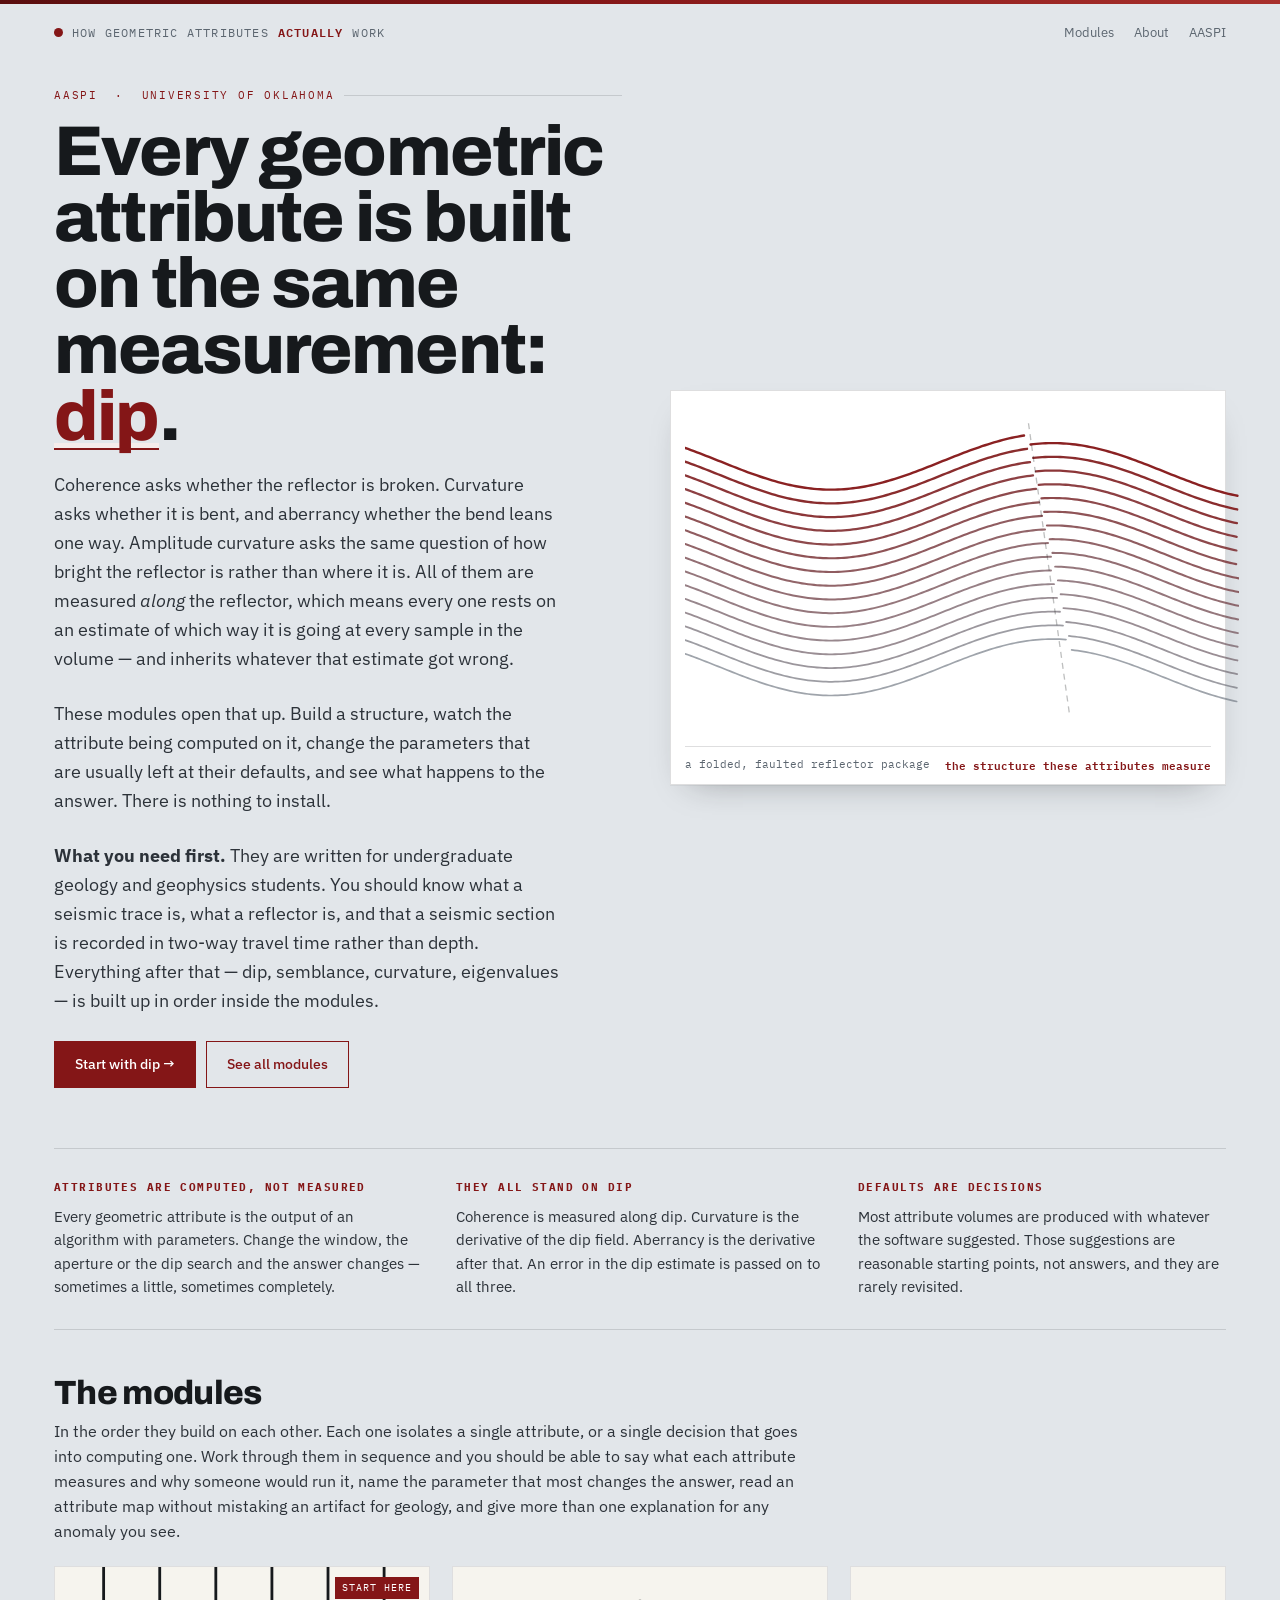
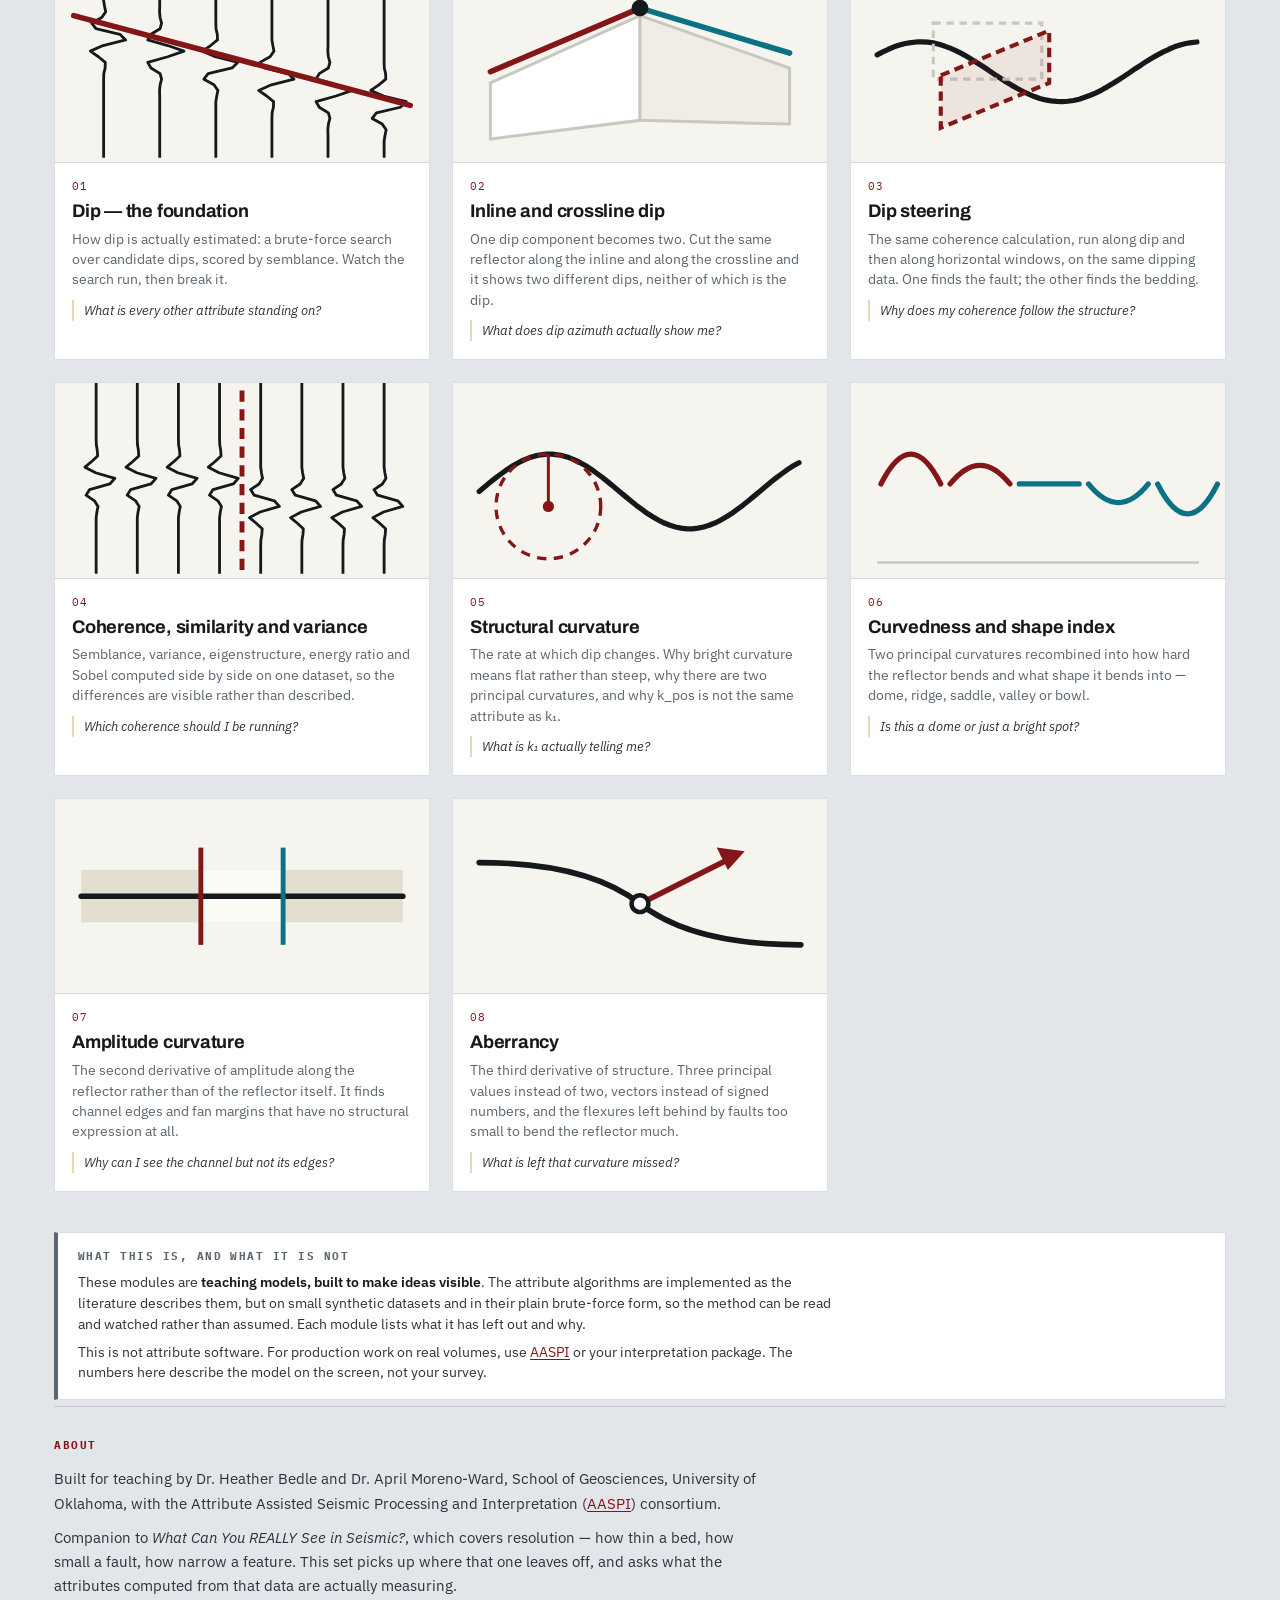
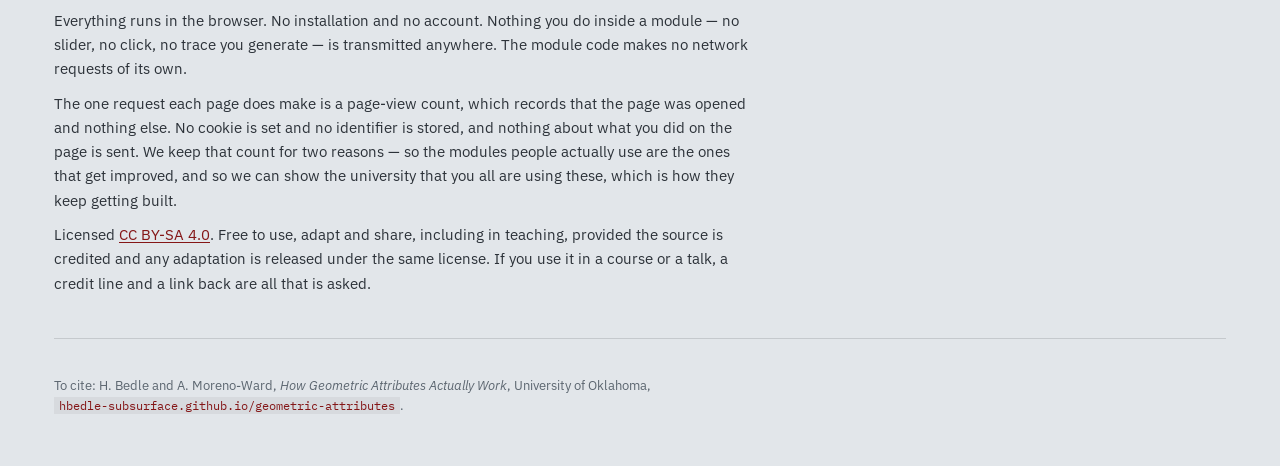
<file: index.html>
<!DOCTYPE html>
<html lang="en">
<head>
<meta charset="utf-8">
<meta name="viewport" content="width=device-width, initial-scale=1">
<title>How Geometric Attributes Actually Work</title>
<meta name="description" content="Interactive modules on seismic geometric attributes: dip, dip steering, coherence and energy ratio similarity, curvature, shape index, amplitude curvature and aberrancy. Built for teaching by AASPI at the University of Oklahoma.">
<link rel="preconnect" href="https://fonts.googleapis.com">
<link rel="preconnect" href="https://fonts.gstatic.com" crossorigin>
<link href="https://fonts.googleapis.com/css2?family=Archivo:wght@600;700;800&family=IBM+Plex+Mono:wght@400;500&family=IBM+Plex+Sans:wght@400;500;600&display=swap" rel="stylesheet">
<link rel="stylesheet" href="assets/style.css">
</head>
<body>

<div class="wrap">
  <header class="masthead">
    <a class="brand" href="index.html"><span class="dot"></span>How geometric attributes <b>actually</b> work</a>
    <nav>
      <a href="#modules">Modules</a>
      <a href="#about">About</a>
      <a href="https://www.ou.edu/mcee/labs/aaspi">AASPI</a>
    </nav>
  </header>

  <!-- ================================ HERO ================================ -->
  <section class="hero">
   <div class="hero-grid">
    <div class="hero-copy">
      <p class="eyebrow">AASPI &nbsp;·&nbsp; University of Oklahoma</p>
      <h1 class="title">Every geometric attribute is built on the same measurement: <em>dip</em>.</h1>
      <p class="lede">Coherence asks whether the reflector is broken. Curvature asks whether it is bent, and
        aberrancy whether the bend leans one way. Amplitude curvature asks the same question of how bright
        the reflector is rather than where it is. All of them are measured <em>along</em> the reflector,
        which means every one rests on an estimate of which way it is going at every sample in the volume
        &mdash; and inherits whatever that estimate got wrong.</p>
      <p class="lede">These modules open that up. Build a structure, watch the attribute being computed on it,
        change the parameters that are usually left at their defaults, and see what happens to the answer.
        There is nothing to install.</p>
      <p class="lede"><b>What you need first.</b> They are written for undergraduate geology and geophysics
        students. You should know what a seismic trace is, what a reflector is, and that a seismic section
        is recorded in two-way travel time rather than depth. Everything after that — dip, semblance,
        curvature, eigenvalues — is built up in order inside the modules.</p>
      <div class="hero-cta">
        <a class="btn" href="modules/dip.html">Start with dip →</a>
        <a class="btn ghost" href="#modules">See all modules</a>
      </div>
    </div>
    <div class="hero-panel"><canvas id="heroCanvas" aria-label="Reflector dip"></canvas>
      <div class="hero-cap"><span>a folded, faulted reflector package</span><b>the structure these attributes measure</b></div></div>
   </div>
  </section>

  <!-- ============================== THE PREMISE ============================ -->
  <section class="primer">
   <div class="primer-grid">
    <div>
      <h3>Attributes are computed, not measured</h3>
      <p>Every geometric attribute is the output of an algorithm with parameters. Change the window, the
        aperture or the dip search and the answer changes — sometimes a little, sometimes completely.</p>
    </div>
    <div>
      <h3>They all stand on dip</h3>
      <p>Coherence is measured along dip. Curvature is the derivative of the dip field. Aberrancy is the derivative after that. An error in the dip estimate is passed on to all three.</p>
    </div>
    <div>
      <h3>Defaults are decisions</h3>
      <p>Most attribute volumes are produced with whatever the software suggested. Those suggestions are
        reasonable starting points, not answers, and they are rarely revisited.</p>
    </div>
   </div>
  </section>

  <!-- =============================== MODULES ============================== -->
  <section id="modules" class="modules">
    <div class="sec-head">
      <h2>The modules</h2>
      <p>In the order they build on each other. Each one isolates a single attribute, or a single decision
        that goes into computing one. Work through them in sequence and you should be able to say what each
        attribute measures and why someone would run it, name the parameter that most changes the answer,
        read an attribute map without mistaking an artifact for geology, and give more than one explanation
        for any anomaly you see.</p>
    </div>

    <div class="card-grid">

      <a class="card" href="modules/dip.html">
        <div class="thumb"><svg viewBox="0 0 200 104" xmlns="http://www.w3.org/2000/svg" aria-hidden="true" preserveAspectRatio="xMidYMid meet"><rect width="200" height="104" fill="#F6F4EE"/><polyline points="26.0,0 26.0,3 26.0,6 26.0,9 26.0,12 26.0,15 26.0,18 26.5,21 27.1,24 25.0,27 19.6,30 21.9,33 34.7,36 37.8,39 25.7,42 18.9,45 23.2,48 26.9,51 26.8,54 26.1,57 26.0,60 26.0,63 26.0,66 26.0,69 26.0,72 26.0,75 26.0,78 26.0,81 26.0,84 26.0,87 26.0,90 26.0,93 26.0,96 26.0,99 26.0,102" fill="none" stroke="#16191C" stroke-width="1.5" stroke-linejoin="round"/><polyline points="56.0,0 56.0,3 56.0,6 56.0,9 56.0,12 56.0,15 56.0,18 56.0,21 55.9,24 56.2,27 57.0,30 56.2,33 51.3,36 49.6,39 60.3,42 69.0,45 60.3,48 49.6,51 51.3,54 56.2,57 57.0,60 56.2,63 55.9,66 56.0,69 56.0,72 56.0,75 56.0,78 56.0,81 56.0,84 56.0,87 56.0,90 56.0,93 56.0,96 56.0,99 56.0,102" fill="none" stroke="#16191C" stroke-width="1.5" stroke-linejoin="round"/><polyline points="86.0,0 86.0,3 86.0,6 86.0,9 86.0,12 86.0,15 86.0,18 86.0,21 86.0,24 86.0,27 86.0,30 86.1,33 86.8,36 86.9,39 83.2,42 78.9,45 85.7,48 97.8,51 94.7,54 81.9,57 79.6,60 85.0,63 87.1,66 86.5,69 86.0,72 86.0,75 86.0,78 86.0,81 86.0,84 86.0,87 86.0,90 86.0,93 86.0,96 86.0,99 86.0,102" fill="none" stroke="#16191C" stroke-width="1.5" stroke-linejoin="round"/><polyline points="116.0,0 116.0,3 116.0,6 116.0,9 116.0,12 116.0,15 116.0,18 116.0,21 116.0,24 116.0,27 116.0,30 116.0,33 116.0,36 116.0,39 116.5,42 117.1,45 115.0,48 109.6,51 111.9,54 124.7,57 127.8,60 115.7,63 108.9,66 113.2,69 116.9,72 116.8,75 116.1,78 116.0,81 116.0,84 116.0,87 116.0,90 116.0,93 116.0,96 116.0,99 116.0,102" fill="none" stroke="#16191C" stroke-width="1.5" stroke-linejoin="round"/><polyline points="146.0,0 146.0,3 146.0,6 146.0,9 146.0,12 146.0,15 146.0,18 146.0,21 146.0,24 146.0,27 146.0,30 146.0,33 146.0,36 146.0,39 146.0,42 145.9,45 146.2,48 147.0,51 146.2,54 141.3,57 139.6,60 150.3,63 159.0,66 150.3,69 139.6,72 141.3,75 146.2,78 147.0,81 146.2,84 145.9,87 146.0,90 146.0,93 146.0,96 146.0,99 146.0,102" fill="none" stroke="#16191C" stroke-width="1.5" stroke-linejoin="round"/><polyline points="176.0,0 176.0,3 176.0,6 176.0,9 176.0,12 176.0,15 176.0,18 176.0,21 176.0,24 176.0,27 176.0,30 176.0,33 176.0,36 176.0,39 176.0,42 176.0,45 176.0,48 176.0,51 176.1,54 176.8,57 176.9,60 173.2,63 168.9,66 175.7,69 187.8,72 184.7,75 171.9,78 169.6,81 175.0,84 177.1,87 176.5,90 176.0,93 176.0,96 176.0,99 176.0,102" fill="none" stroke="#16191C" stroke-width="1.5" stroke-linejoin="round"/><line x1="10" y1="26" x2="190" y2="74" stroke="#841617" stroke-width="3" stroke-linecap="round"/></svg></div>
        <div class="card-body">
          <div class="card-no">01</div>
          <h3>Dip — the foundation</h3>
          <p>How dip is actually estimated: a brute-force search over candidate dips, scored by semblance.
            Watch the search run, then break it.</p>
          <div class="q">What is every other attribute standing on?</div>
        </div>
        <span class="flag next">Start here</span>
      </a>

      <a class="card" href="modules/dip3d.html">
        <div class="thumb"><svg viewBox="0 0 200 104" xmlns="http://www.w3.org/2000/svg" aria-hidden="true" preserveAspectRatio="xMidYMid meet"><rect width="200" height="104" fill="#F6F4EE"/><path d="M20 62 L100 26 L100 82 L20 92 Z" fill="#fff" stroke="#C7C9C0" stroke-width="1.6"/><path d="M100 26 L180 54 L180 84 L100 82 Z" fill="#EFEDE6" stroke="#C7C9C0" stroke-width="1.6"/><path d="M20 56 L100 22" stroke="#841617" stroke-width="3" stroke-linecap="round"/><path d="M100 22 L180 46" stroke="#0B7285" stroke-width="3" stroke-linecap="round"/><circle cx="100" cy="22" r="4.5" fill="#16191C"/></svg></div>
        <div class="card-body">
          <div class="card-no">02</div>
          <h3>Inline and crossline dip</h3>
          <p>One dip component becomes two. Cut the same reflector along the inline and along the crossline
            and it shows two different dips, neither of which is the dip.</p>
          <div class="q">What does dip azimuth actually show me?</div>
        </div>
      </a>

      <a class="card" href="modules/dipsteer.html">
        <div class="thumb"><svg viewBox="0 0 200 104" xmlns="http://www.w3.org/2000/svg" aria-hidden="true" preserveAspectRatio="xMidYMid meet"><rect width="200" height="104" fill="#F6F4EE"/><polyline points="14.0,47.0 17.0,45.4 20.0,44.0 23.0,42.7 26.0,41.7 29.0,40.9 32.0,40.4 35.0,40.1 38.0,40.0 41.0,40.2 44.0,40.6 47.0,41.3 50.0,42.3 53.0,43.4 56.0,44.7 59.0,46.2 62.0,47.9 65.0,49.7 68.0,51.6 71.0,53.5 74.0,55.5 77.0,57.6 80.0,59.5 83.0,61.5 86.0,63.3 89.0,65.0 92.0,66.6 95.0,68.0 98.0,69.3 101.0,70.3 104.0,71.1 107.0,71.6 110.0,71.9 113.0,72.0 116.0,71.8 119.0,71.4 122.0,70.7 125.0,69.7 128.0,68.6 131.0,67.3 134.0,65.8 137.0,64.1 140.0,62.3 143.0,60.4 146.0,58.5 149.0,56.5 152.0,54.4 155.0,52.5 158.0,50.5 161.0,48.7 164.0,47.0 167.0,45.4 170.0,44.0 173.0,42.7 176.0,41.7 179.0,40.9 182.0,40.4 185.0,40.1" fill="none" stroke="#16191C" stroke-width="2.8" stroke-linecap="round" stroke-linejoin="round"/><rect x="44" y="30" width="58" height="30" fill="none" stroke="#C7C9C0" stroke-width="1.7" stroke-dasharray="4 3"/><path d="M48 58 L106 34 L106 62 L48 86 Z" fill="rgba(132,22,23,.07)" stroke="#841617" stroke-width="2.2" stroke-dasharray="5 3"/></svg></div>
        <div class="card-body">
          <div class="card-no">03</div>
          <h3>Dip steering</h3>
          <p>The same coherence calculation, run along dip and then along horizontal windows, on the same
            dipping data. One finds the fault; the other finds the bedding.</p>
          <div class="q">Why does my coherence follow the structure?</div>
        </div>
      </a>

      <a class="card" href="modules/coherence.html">
        <div class="thumb"><svg viewBox="0 0 200 104" xmlns="http://www.w3.org/2000/svg" aria-hidden="true" preserveAspectRatio="xMidYMid meet"><rect width="200" height="104" fill="#F6F4EE"/><polyline points="22.0,0 22.0,3 22.0,6 22.0,9 22.0,12 22.0,15 22.0,18 22.0,21 22.0,24 22.0,27 22.0,30 22.1,33 22.6,36 22.8,39 19.6,42 16.0,45 21.7,48 32.0,51 29.3,54 18.5,57 16.6,60 21.1,63 23.0,66 22.4,69 22.0,72 22.0,75 22.0,78 22.0,81 22.0,84 22.0,87 22.0,90 22.0,93 22.0,96 22.0,99 22.0,102" fill="none" stroke="#16191C" stroke-width="1.5" stroke-linejoin="round"/><polyline points="44.0,0 44.0,3 44.0,6 44.0,9 44.0,12 44.0,15 44.0,18 44.0,21 44.0,24 44.0,27 44.0,30 44.1,33 44.6,36 44.8,39 41.6,42 38.0,45 43.7,48 54.0,51 51.3,54 40.5,57 38.6,60 43.1,63 45.0,66 44.4,69 44.0,72 44.0,75 44.0,78 44.0,81 44.0,84 44.0,87 44.0,90 44.0,93 44.0,96 44.0,99 44.0,102" fill="none" stroke="#16191C" stroke-width="1.5" stroke-linejoin="round"/><polyline points="66.0,0 66.0,3 66.0,6 66.0,9 66.0,12 66.0,15 66.0,18 66.0,21 66.0,24 66.0,27 66.0,30 66.1,33 66.6,36 66.8,39 63.6,42 60.0,45 65.7,48 76.0,51 73.3,54 62.5,57 60.6,60 65.1,63 67.0,66 66.4,69 66.0,72 66.0,75 66.0,78 66.0,81 66.0,84 66.0,87 66.0,90 66.0,93 66.0,96 66.0,99 66.0,102" fill="none" stroke="#16191C" stroke-width="1.5" stroke-linejoin="round"/><polyline points="88.0,0 88.0,3 88.0,6 88.0,9 88.0,12 88.0,15 88.0,18 88.0,21 88.0,24 88.0,27 88.0,30 88.1,33 88.6,36 88.8,39 85.6,42 82.0,45 87.7,48 98.0,51 95.3,54 84.5,57 82.6,60 87.1,63 89.0,66 88.4,69 88.0,72 88.0,75 88.0,78 88.0,81 88.0,84 88.0,87 88.0,90 88.0,93 88.0,96 88.0,99 88.0,102" fill="none" stroke="#16191C" stroke-width="1.5" stroke-linejoin="round"/><polyline points="110.0,0 110.0,3 110.0,6 110.0,9 110.0,12 110.0,15 110.0,18 110.0,21 110.0,24 110.0,27 110.0,30 110.0,33 110.0,36 110.0,39 110.0,42 110.0,45 110.4,48 111.0,51 109.1,54 104.6,57 106.5,60 117.3,63 120.0,66 109.7,69 104.0,72 107.6,75 110.8,78 110.6,81 110.1,84 110.0,87 110.0,90 110.0,93 110.0,96 110.0,99 110.0,102" fill="none" stroke="#16191C" stroke-width="1.5" stroke-linejoin="round"/><polyline points="132.0,0 132.0,3 132.0,6 132.0,9 132.0,12 132.0,15 132.0,18 132.0,21 132.0,24 132.0,27 132.0,30 132.0,33 132.0,36 132.0,39 132.0,42 132.0,45 132.4,48 133.0,51 131.1,54 126.6,57 128.5,60 139.3,63 142.0,66 131.7,69 126.0,72 129.6,75 132.8,78 132.6,81 132.1,84 132.0,87 132.0,90 132.0,93 132.0,96 132.0,99 132.0,102" fill="none" stroke="#16191C" stroke-width="1.5" stroke-linejoin="round"/><polyline points="154.0,0 154.0,3 154.0,6 154.0,9 154.0,12 154.0,15 154.0,18 154.0,21 154.0,24 154.0,27 154.0,30 154.0,33 154.0,36 154.0,39 154.0,42 154.0,45 154.4,48 155.0,51 153.1,54 148.6,57 150.5,60 161.3,63 164.0,66 153.7,69 148.0,72 151.6,75 154.8,78 154.6,81 154.1,84 154.0,87 154.0,90 154.0,93 154.0,96 154.0,99 154.0,102" fill="none" stroke="#16191C" stroke-width="1.5" stroke-linejoin="round"/><polyline points="176.0,0 176.0,3 176.0,6 176.0,9 176.0,12 176.0,15 176.0,18 176.0,21 176.0,24 176.0,27 176.0,30 176.0,33 176.0,36 176.0,39 176.0,42 176.0,45 176.4,48 177.0,51 175.1,54 170.6,57 172.5,60 183.3,63 186.0,66 175.7,69 170.0,72 173.6,75 176.8,78 176.6,81 176.1,84 176.0,87 176.0,90 176.0,93 176.0,96 176.0,99 176.0,102" fill="none" stroke="#16191C" stroke-width="1.5" stroke-linejoin="round"/><line x1="100" y1="4" x2="100" y2="100" stroke="#841617" stroke-width="2.6" stroke-dasharray="6 4"/></svg></div>
        <div class="card-body">
          <div class="card-no">04</div>
          <h3>Coherence, similarity and variance</h3>
          <p>Semblance, variance, eigenstructure, energy ratio and Sobel computed side by side on one
            dataset, so the differences are visible rather than described.</p>
          <div class="q">Which coherence should I be running?</div>
        </div>
      </a>


      <a class="card" href="modules/curvature.html">
        <div class="thumb"><svg viewBox="0 0 200 104" xmlns="http://www.w3.org/2000/svg" aria-hidden="true" preserveAspectRatio="xMidYMid meet"><rect width="200" height="104" fill="#F6F4EE"/><polyline points="14.0,58.0 17.0,55.5 20.0,53.0 23.0,50.6 26.0,48.4 29.0,46.2 32.0,44.3 35.0,42.6 38.0,41.1 41.0,39.9 44.0,39.0 47.0,38.4 50.0,38.0 53.0,38.0 56.0,38.4 59.0,39.0 62.0,39.9 65.0,41.1 68.0,42.6 71.0,44.3 74.0,46.2 77.0,48.4 80.0,50.6 83.0,53.0 86.0,55.5 89.0,58.0 92.0,60.5 95.0,63.0 98.0,65.4 101.0,67.6 104.0,69.8 107.0,71.7 110.0,73.4 113.0,74.9 116.0,76.1 119.0,77.0 122.0,77.6 125.0,78.0 128.0,78.0 131.0,77.6 134.0,77.0 137.0,76.1 140.0,74.9 143.0,73.4 146.0,71.7 149.0,69.8 152.0,67.6 155.0,65.4 158.0,63.0 161.0,60.5 164.0,58.0 167.0,55.5 170.0,53.0 173.0,50.6 176.0,48.4 179.0,46.2 182.0,44.3 185.0,42.6" fill="none" stroke="#16191C" stroke-width="2.8" stroke-linecap="round" stroke-linejoin="round"/><circle cx="51" cy="66" r="28" fill="none" stroke="#841617" stroke-width="1.8" stroke-dasharray="5 4"/><line x1="51" y1="38" x2="51" y2="66" stroke="#841617" stroke-width="1.6"/><circle cx="51" cy="66" r="3" fill="#841617"/></svg></div>
        <div class="card-body">
          <div class="card-no">05</div>
          <h3>Structural curvature</h3>
          <p>The rate at which dip changes. Why bright curvature means flat rather than steep, why there are
            two principal curvatures, and why k_pos is not the same attribute as k&#8321;.</p>
          <div class="q">What is k&#8321; actually telling me?</div>
        </div>
      </a>

      <a class="card" href="modules/shape.html">
        <div class="thumb"><svg viewBox="0 0 200 104" xmlns="http://www.w3.org/2000/svg" aria-hidden="true" preserveAspectRatio="xMidYMid meet"><rect width="200" height="104" fill="#F6F4EE"/><path d="M16 54 Q32 22 48 54" fill="none" stroke="#841617" stroke-width="2.8" stroke-linecap="round"/><path d="M53 54 Q69 34 85 54" fill="none" stroke="#841617" stroke-width="2.8" stroke-linecap="round"/><path d="M90 54 Q106 54 122 54" fill="none" stroke="#0B7285" stroke-width="2.8" stroke-linecap="round"/><path d="M127 54 Q143 74 159 54" fill="none" stroke="#0B7285" stroke-width="2.8" stroke-linecap="round"/><path d="M164 54 Q180 86 196 54" fill="none" stroke="#0B7285" stroke-width="2.8" stroke-linecap="round"/><line x1="14" y1="96" x2="186" y2="96" stroke="#C7C9C0" stroke-width="1.4"/></svg></div>
        <div class="card-body">
          <div class="card-no">06</div>
          <h3>Curvedness and shape index</h3>
          <p>Two principal curvatures recombined into how hard the reflector bends and what shape it bends
            into &mdash; dome, ridge, saddle, valley or bowl.</p>
          <div class="q">Is this a dome or just a bright spot?</div>
        </div>
      </a>

      <a class="card" href="modules/ampcurv.html">
        <div class="thumb"><svg viewBox="0 0 200 104" xmlns="http://www.w3.org/2000/svg" aria-hidden="true" preserveAspectRatio="xMidYMid meet"><rect width="200" height="104" fill="#F6F4EE"/><rect x="14" y="38" width="172" height="28" fill="#E4DED0"/><rect x="78" y="38" width="44" height="28" fill="#FBFAF7"/><line x1="14" y1="52" x2="186" y2="52" stroke="#16191C" stroke-width="3" stroke-linecap="round"/><line x1="78" y1="26" x2="78" y2="78" stroke="#841617" stroke-width="2.6"/><line x1="122" y1="26" x2="122" y2="78" stroke="#0B7285" stroke-width="2.6"/></svg></div>
        <div class="card-body">
          <div class="card-no">07</div>
          <h3>Amplitude curvature</h3>
          <p>The second derivative of amplitude along the reflector rather than of the reflector itself. It finds channel edges and fan margins that have no structural expression at all.</p>
          <div class="q">Why can I see the channel but not its edges?</div>
        </div>
      </a>

      <a class="card" href="modules/aberrancy.html">
        <div class="thumb"><svg viewBox="0 0 200 104" xmlns="http://www.w3.org/2000/svg" aria-hidden="true" preserveAspectRatio="xMidYMid meet"><rect width="200" height="104" fill="#F6F4EE"/><path d="M14 34 Q72 34 100 56 Q128 78 186 78" fill="none" stroke="#16191C" stroke-width="3" stroke-linecap="round"/><line x1="100" y1="56" x2="152" y2="30" stroke="#841617" stroke-width="3" stroke-linecap="round"/><polygon points="156,28 141,26 147,38" fill="#841617"/><circle cx="100" cy="56" r="4.5" fill="#fff" stroke="#16191C" stroke-width="2.4"/></svg></div>
        <div class="card-body">
          <div class="card-no">08</div>
          <h3>Aberrancy</h3>
          <p>The third derivative of structure. Three principal values instead of two, vectors instead of signed numbers, and the flexures left behind by faults too small to bend the reflector much.</p>
          <div class="q">What is left that curvature missed?</div>
        </div>
      </a>

    </div>
  </section>

  <!-- ============================== DISCLAIMER ============================= -->
  <section class="disclaimer">
    <h4>What this is, and what it is not</h4>
    <p>These modules are <b>teaching models, built to make ideas visible</b>. The attribute algorithms are
      implemented as the literature describes them, but on small synthetic datasets and in their plain
      brute-force form, so the method can be read and watched rather than assumed. Each module lists what it
      has left out and why.</p>
    <p>This is not attribute software. For production work on real volumes, use
      <a href="https://www.ou.edu/mcee/labs/aaspi">AASPI</a> or your interpretation package. The numbers here
      describe the model on the screen, not your survey.</p>
  </section>

  <!-- ================================ ABOUT =============================== -->
  <section id="about" class="about">
    <div class="about-copy">
      <h2>About</h2>
      <p>Built for teaching by Dr. Heather Bedle and Dr. April Moreno-Ward, School of Geosciences,
        University of Oklahoma, with the
        Attribute Assisted Seismic Processing and Interpretation
        (<a href="https://www.ou.edu/mcee/labs/aaspi">AASPI</a>) consortium.</p>
      <p>Companion to <em>What Can You REALLY See in Seismic?</em>, which covers resolution — how thin a bed,
        how small a fault, how narrow a feature. This set picks up where that one leaves off, and asks what
        the attributes computed from that data are actually measuring.</p>
      <p>Everything runs in the browser. No installation and no account. Nothing you do inside a module
        — no slider, no click, no trace you generate — is transmitted anywhere. The module code makes no
        network requests of its own.</p>
      <p>The one request each page does make is a page-view count, which records that the page was opened
        and nothing else. No cookie is set and no identifier is stored, and nothing about what you did on
        the page is sent. We keep that count for two reasons — so the modules people actually use are the
        ones that get improved, and so we can show the university that you all are using these, which is
        how they keep getting built.</p>
      <p>Licensed <a href="https://creativecommons.org/licenses/by-sa/4.0/">CC BY-SA 4.0</a>. Free to use,
        adapt and share, including in teaching, provided the source is credited and any adaptation is
        released under the same license. If you use it in a course or a talk, a credit line and a link back
        are all that is asked.</p>
    </div>
  </section>

  <footer>
    <div class="foot-grid">
      <p class="lic">To cite: H. Bedle and A. Moreno-Ward, <i>How Geometric Attributes Actually Work</i>, University of
        Oklahoma, <span class="k">hbedle-subsurface.github.io/geometric-attributes</span>.</p>
    </div>
  </footer>
</div>

<script src="assets/count.js"></script>
<script src="assets/seismic.js"></script>
<script src="assets/attributes.js"></script>
<script>
(function () {
  'use strict';

  /* Hero: one fold, one fault, evenly spaced horizons. Every horizon is the
     same shape, so the picture reads as structure rather than as noise. */
  function drawHero() {
    const c = document.getElementById('heroCanvas');
    if (!c || !c.parentElement) return;
    /* A stale or missing assets/ must not leave a caption describing a
       picture that is not there. Drop the panel instead. */
    if (typeof SEIS === 'undefined' || !SEIS.fitCanvas) {
      const panel = c.closest('.hero-panel');
      if (panel) panel.style.display = 'none';
      return;
    }
    const w = c.parentElement.clientWidth;
    const h = Math.max(230, Math.round(w * 0.60));
    const ctx = SEIS.fitCanvas(c, w, h);
    ctx.clearRect(0, 0, w, h);

    const N = 16;
    const top = h * 0.17, span = h * 0.62;
    const AMP = h * 0.085;
    const FX = 0.62 * w, FSL = 0.20;
    const THROW = (span / (N - 1)) * 0.72;   // just under one horizon spacing

    const fold = (x) => AMP * Math.sin(2 * Math.PI * (x / w) * 1.25 - 0.5);
    const cutAt = (yBase) => FX + FSL * (yBase - top);
    const yOf = (x, yBase) => yBase + fold(x) + (x > cutAt(yBase) ? THROW : 0);

    for (let n = 0; n < N; n++) {
      const t = n / (N - 1);
      const yBase = top + t * span;
      const r = Math.round(132 + (108 - 132) * t);
      const g = Math.round(22 + (116 - 22) * t);
      const b = Math.round(23 + (126 - 23) * t);
      ctx.save();
      ctx.strokeStyle = 'rgb(' + r + ',' + g + ',' + b + ')';
      ctx.globalAlpha = 0.95 - 0.30 * t;
      ctx.lineWidth = 2.4 - 0.7 * t;
      ctx.lineCap = 'round';
      const cut = cutAt(yBase);
      [[0, cut - 2], [cut + 2, w]].forEach((seg) => {
        ctx.beginPath();
        let first = true;
        for (let x = seg[0]; x <= seg[1]; x += 3) {
          const y = yOf(x, yBase);
          first ? ctx.moveTo(x, y) : ctx.lineTo(x, y);
          first = false;
        }
        ctx.stroke();
      });
      ctx.restore();
    }

    // the fault plane, faint, stopping where the horizons stop
    ctx.save();
    ctx.strokeStyle = 'rgba(22,25,28,.28)';
    ctx.lineWidth = 1.3; ctx.setLineDash([6, 5]);
    ctx.beginPath();
    ctx.moveTo(cutAt(top), top - AMP - 10);
    ctx.lineTo(cutAt(top + span), top + span + AMP + THROW + 10);
    ctx.stroke();
    ctx.restore();
  }

  function all() { drawHero(); }
  let rt;
  window.addEventListener('resize', () => { clearTimeout(rt); rt = setTimeout(all, 150); });
  all();
  document.fonts && document.fonts.ready.then(all);
})();
</script>
</body>
</html>
</file>
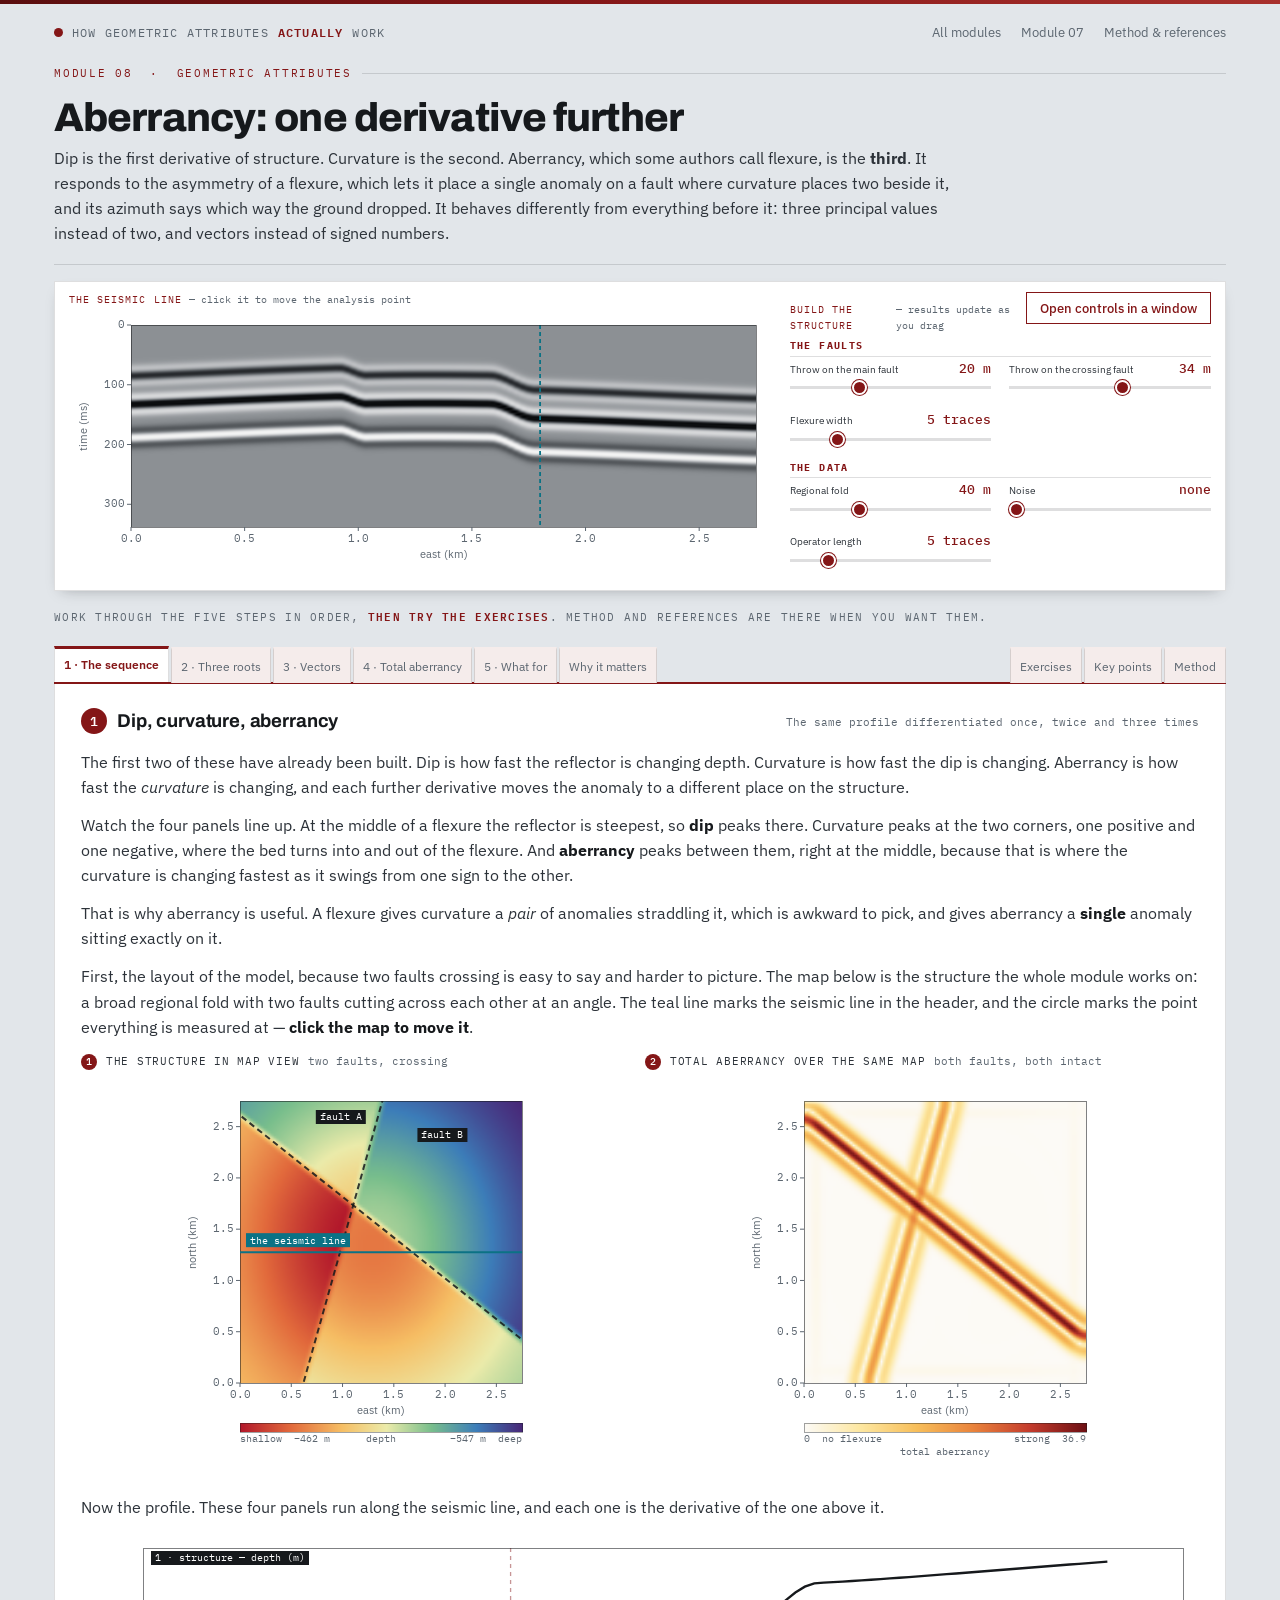
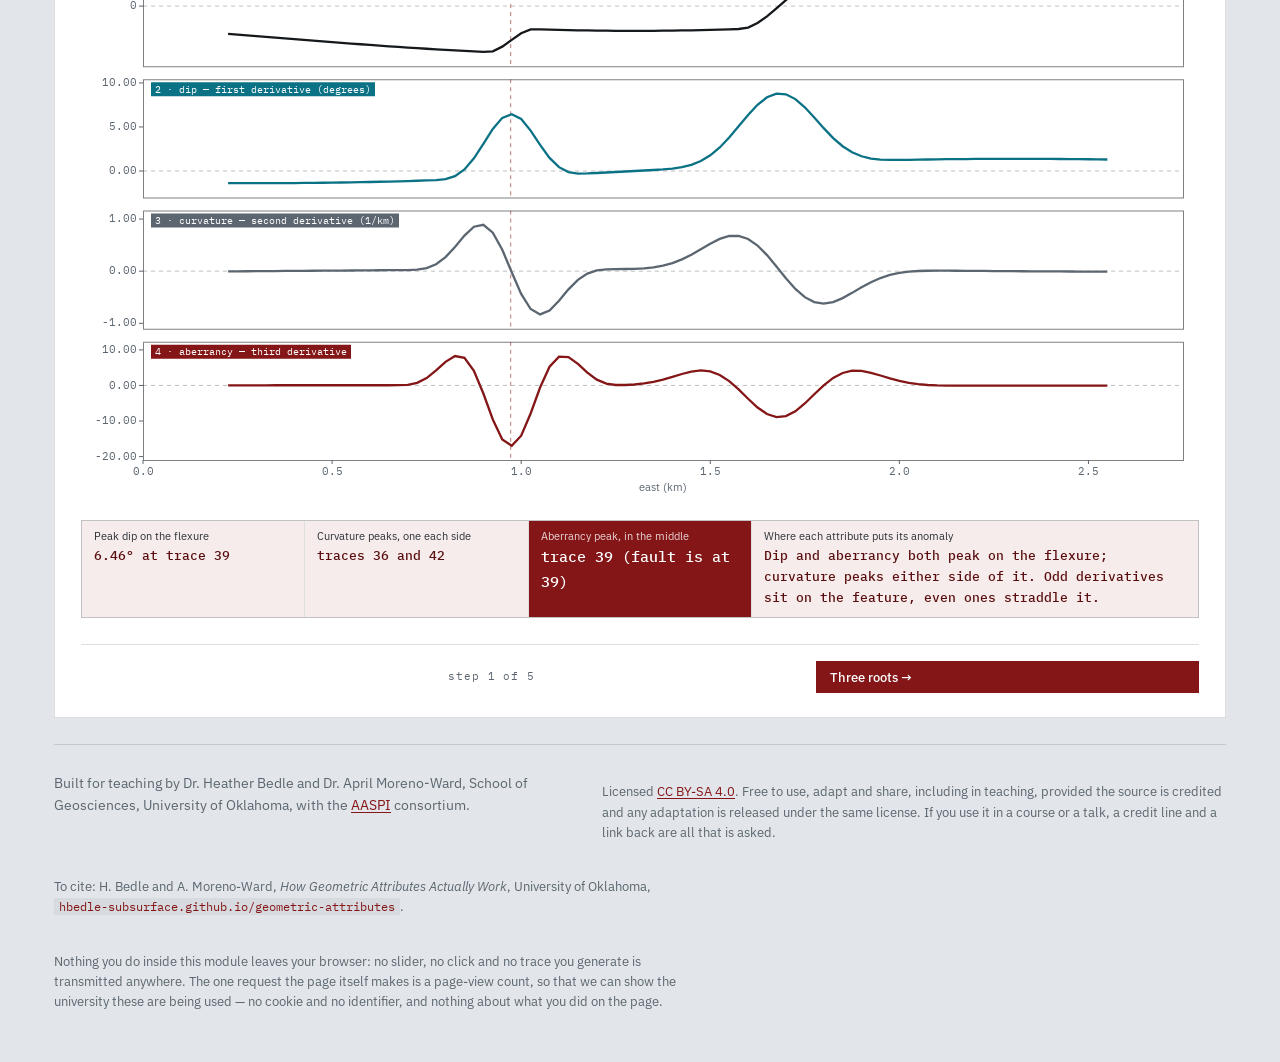
<file: modules/aberrancy.html>
<!DOCTYPE html>
<html lang="en">
<head>
<meta charset="utf-8">
<meta name="viewport" content="width=device-width, initial-scale=1">
<title>Aberrancy | How Geometric Attributes Actually Work</title>
<meta name="description" content="Aberrancy, which part of the literature calls flexure: the third derivative of structure. Why there are three principal aberrancies rather than two, why they are vectors rather than signed values, and why the total aberrancy vector is the one you display.">
<link rel="preconnect" href="https://fonts.googleapis.com">
<link rel="preconnect" href="https://fonts.gstatic.com" crossorigin>
<link href="https://fonts.googleapis.com/css2?family=Archivo:wght@600;700;800&family=IBM+Plex+Mono:wght@400;500&family=IBM+Plex+Sans:wght@400;500;600&display=swap" rel="stylesheet">
<link rel="stylesheet" href="../assets/style.css">
</head>
<body>

<div class="wrap">
  <header class="masthead">
    <a class="brand" href="../index.html"><span class="dot"></span>How geometric attributes <b>actually</b> work</a>
    <nav>
      <a href="../index.html">All modules</a>
      <a href="ampcurv.html">Module 07</a>
      <a href="#tabs" data-tab="pm">Method &amp; references</a>
    </nav>
  </header>

  <div class="mod-head">
    <p class="eyebrow">Module 08 &nbsp;·&nbsp; Geometric attributes</p>
    <h1>Aberrancy: one derivative further</h1>
    <p class="sub">Dip is the first derivative of structure. Curvature is the second. Aberrancy, which some authors call flexure, is the <b>third</b>. It responds to the asymmetry of a flexure, which lets it place
      a single anomaly on a fault where curvature places two beside it, and its azimuth says which way the
      ground dropped. It behaves differently from everything before it: three principal values instead of
      two, and vectors instead of signed numbers.</p>
  </div>

  <div class="labhead">
    <div class="labgrid">
      <div>
        <p class="cap">The seismic line <span>&mdash; click it to move the analysis point</span></p>
        <canvas id="cSec" aria-label="Vertical seismic section through the modeled flexure"></canvas>
      </div>
      <div>
        <p class="cap">Build the structure <span>&mdash; results update as you drag</span></p>
        <div class="controls" id="winControls">
          <div class="ctl-col">
            <h2>The faults</h2>
            <div class="ctl">
              <label for="throw">Throw on the main fault <span class="val" id="throwV">20 m</span></label>
              <input type="range" data-key="throw" id="throw" min="0" max="60" step="2" value="20">
            </div>
            <div class="ctl">
              <label for="throw2">Throw on the crossing fault <span class="val" id="throw2V">34 m</span></label>
              <input type="range" data-key="throw2" id="throw2" min="0" max="60" step="2" value="34">
            </div>
            <div class="ctl">
              <label for="width">Flexure width <span class="val" id="widthV">5 traces</span></label>
              <input type="range" data-key="width" id="width" min="2" max="16" step="1" value="5">
            </div>
          </div>
          <div class="ctl-col">
            <h2>The data</h2>
            <div class="ctl">
              <label for="fold">Regional fold <span class="val" id="foldV">40 m</span></label>
              <input type="range" data-key="fold" id="fold" min="0" max="120" step="5" value="40">
            </div>
            <div class="ctl">
              <label for="noise">Noise <span class="val" id="noiseV">none</span></label>
              <input type="range" data-key="noise" id="noise" min="0" max="24" step="2" value="0">
            </div>
            <div class="ctl">
              <label for="smooth">Operator length <span class="val" id="smoothV">5 traces</span></label>
              <input type="range" data-key="smooth" id="smooth" min="3" max="15" step="2" value="5">
            </div>
          </div>
        </div>
      </div>
    </div>
  </div>

  <p class="tabhint">Work through the five steps in order, <b>then try the exercises</b>.
    Method and references are there when you want them.</p>
  <nav class="tabs" id="tabs" role="tablist" aria-label="Module steps">
    <button role="tab" data-tab="p1" aria-selected="false">1 · The sequence</button>
    <button role="tab" data-tab="p2" aria-selected="false">2 · Three roots</button>
    <button role="tab" data-tab="p3" aria-selected="false">3 · Vectors</button>
    <button role="tab" data-tab="p4" aria-selected="false">4 · Total aberrancy</button>
    <button role="tab" data-tab="p5" aria-selected="false">5 · What for</button>
    <button role="tab" data-tab="pw" aria-selected="false">Why it matters</button>
    <span class="gap"></span>
    <button role="tab" data-tab="pe" aria-selected="false">Exercises</button>
    <button role="tab" data-tab="pk" aria-selected="false">Key points</button>
    <button role="tab" data-tab="pm" aria-selected="false">Method</button>
  </nav>

  <!-- =============================== STEP 1 =============================== -->
  <section class="tabpane" id="p1" role="tabpanel" hidden>
    <div class="plot-head" style="margin-bottom:14px">
      <h3><span class="stepno">1</span>Dip, curvature, aberrancy</h3>
      <span class="hint">The same profile differentiated once, twice and three times</span>
    </div>
    <p class="lede">The first two of these have already been built. Dip is how fast the reflector is changing depth. Curvature is how fast the dip is changing. Aberrancy is how fast the <em>curvature</em> is changing, and each further derivative moves the anomaly to a different place on the structure.</p>
    <p class="lede">Watch the four panels line up. At the middle of a flexure the reflector is steepest, so
      <b>dip</b> peaks there. Curvature peaks at the two corners, one positive and one negative, where the
      bed turns into and out of the flexure. And <b>aberrancy</b> peaks between them, right at the middle,
      because that is where the curvature is changing fastest as it swings from one sign to the other.</p>
    <p class="lede">That is why aberrancy is useful. A flexure gives curvature a <em>pair</em> of anomalies
      straddling it, which is awkward to pick, and gives aberrancy a <b>single</b> anomaly sitting exactly
      on it.</p>

    <p class="lede">First, the layout of the model, because two faults crossing is easy to say and harder to
      picture. The map below is the structure the whole module works on: a broad regional fold with two
      faults cutting across each other at an angle. The teal line marks the seismic line in the header, and
      the circle marks the point everything is measured at &mdash; <b>click the map to move it</b>.</p>

    <div class="sec-row" id="row1map">
      <div class="panel-col">
        <p class="sublabel"><b>1</b> The structure in map view
          <span class="note">two faults, crossing</span></p>
        <canvas id="c1map" aria-label="Map of the modeled structure showing the two crossing faults"></canvas>
      </div>
      <div class="panel-col">
        <p class="sublabel"><b>2</b> Total aberrancy over the same map
          <span class="note">both faults, both intact</span></p>
        <canvas id="c1ab" aria-label="Total aberrancy over the modeled structure"></canvas>
      </div>
    </div>

    <p class="lede" style="margin-top:16px">Now the profile. These four panels run along the seismic line,
      and each one is the derivative of the one above it.</p>

    <canvas id="c1" aria-label="Structure, dip, curvature and aberrancy plotted one above another"></canvas>

    <div class="stats">
      <div class="stat"><span>Peak dip on the flexure</span><b id="s1a">—</b></div>
      <div class="stat"><span>Curvature peaks, one each side</span><b id="s1b">—</b></div>
      <div class="stat key"><span>Aberrancy peak, in the middle</span><b id="s1c">—</b></div>
      <div class="stat wide"><span>Where each attribute puts its anomaly</span><b id="s1d">—</b></div>
    </div>
  </section>

  <!-- =============================== STEP 2 =============================== -->
  <section class="tabpane" id="p2" role="tabpanel" hidden>
    <div class="plot-head" style="margin-bottom:14px">
      <h3><span class="stepno">2</span>Three principal aberrancies, not two</h3>
      <span class="hint">A cubic has three roots where a quadratic had two</span>
    </div>
    <p class="lede">Module 02 swept the azimuth of a section and found a single dip vector. Module 05 swept
      it again and found <em>two</em> extremes, k₁ and k₂, always ninety degrees apart. Sweep it once more
      for aberrancy and you can get <b>three</b>.</p>
    <p class="lede">The reason is the algebra. Apparent dip varies with azimuth as a first-order
      expression, apparent curvature as a second-order one, and apparent aberrancy as a third-order one —
      and a cubic can have three extrema. They are not evenly spaced, and there is no shortcut: where
      curvature hands you k₁ and k₂ through eigenvalues, no equivalent has been found for aberrancy, so the
      extrema have to be <em>searched</em> for. That is the same approach module 01 used to find dip.</p>
    <p class="lede"><b>Up to three, and often fewer.</b> Click around the seismic line in the header and
      watch the count change. Where the structure is locally one-dimensional — a single fault, a simple
      flank — the cubic degenerates and you get one dominant direction. All three appear only where two
      structural trends interfere, such as near the crossing of the two faults, which is where the analysis
      point starts. On this surface that is genuinely rare: well under one point in a hundred shows
      three well-separated roots. That is worth knowing before you go looking for the intermediate and
      minimum volumes in your own data.</p>

    <p class="lede">The reason is in the sweep below. Sweep the azimuth and plot what each attribute reads. Dip varies as a <b>first</b>-order expression and peaks once. Curvature varies as a
      <b>second</b>-order one and has two extremes, always ninety degrees apart. Aberrancy varies as a
      <b>third</b>-order one, and a cubic can turn three times.</p>

    <canvas id="c2cmp" aria-label="Apparent dip, curvature and aberrancy swept against azimuth"></canvas>
    <p class="hint-line" style="margin:8px 0 20px">Each derivative adds one more turn to the curve, and that is what "three principal aberrancies" refers to.</p>

    <p class="lede">Now the same sweep on the real model, at the point you have selected. Move the point and
      watch the number of peaks change.</p>

    <canvas id="c2" aria-label="Apparent aberrancy against azimuth, with the extrema marked"></canvas>

    <div class="stats" style="margin-top:14px">
      <div class="stat key"><span>The three principal aberrancies</span><b id="s2a">—</b></div>
      <div class="stat"><span>Their azimuths</span><b id="s2b">—</b></div>
      <div class="stat"><span>Spacing between them</span><b id="s2c">—</b></div>
      <div class="stat wide"><span>Compare with curvature</span><b id="s2d">—</b></div>
    </div>
  </section>

  <!-- =============================== STEP 3 =============================== -->
  <section class="tabpane" id="p3" role="tabpanel" hidden>
    <div class="plot-head" style="margin-bottom:14px">
      <h3><span class="stepno">3</span>Vectors, not signed values</h3>
      <span class="hint">A magnitude that is always positive, and a direction that means something</span>
    </div>
    <p class="lede">This is the sharpest break with curvature. k₁ and k₂ are <b>signed numbers</b> that come
      with a strike: positive for an anticline, negative for a syncline, and the strike is an orientation
      with no front or back — 10° and 190° are the same line.</p>
    <p class="lede">Aberrancies are <b>vectors</b>. The magnitude is strictly positive, and the azimuth runs
      the full −180° to +180° because it is a genuine direction, not an orientation. It points across the
      flexure, from the up-thrown side toward the down-thrown one, so an aberrancy azimuth map tells you
      which way a fault drops. No curvature attribute can do that.</p>

    <canvas id="cVec" aria-label="Schematic of the three aberrancy vectors and their sum"></canvas>
    <p class="hint-line" style="margin:8px 0 18px">Left: what the azimuth means on a flexure. Right: the
      three principal aberrancies at one point, drawn as vectors from that point, and the single vector you
      get by adding them.</p>

    <div class="sec-row" id="row3">
      <div class="panel-col">
        <p class="sublabel"><b>1</b> Total aberrancy magnitude
          <span class="note">always positive</span></p>
        <canvas id="c3m" aria-label="Total aberrancy magnitude"></canvas>
      </div>
      <div class="panel-col">
        <p class="sublabel"><b>2</b> Total aberrancy azimuth
          <span class="note">which way the structure drops</span></p>
        <canvas id="c3a" aria-label="Total aberrancy azimuth"></canvas>
      </div>
    </div>

    <div class="legend prose">
      <span>The azimuth map uses a full 360° cyclic color scale, not the 180° one that dip azimuth and
        curvature strike use. That difference is the whole point: strike is an orientation and wraps at
        180°, while an aberrancy azimuth is a direction and wraps at 360°. Along a fault the color stays
        the same, because the ground drops the same way all along it. Across one it reverses, because the
        central anomaly on the flexure and the weaker lobes flanking it point opposite ways. A strike map
        gives all of that a single color and can distinguish none of it.</span>
    </div>

    <div class="stats">
      <div class="stat"><span>Magnitude at the main fault</span><b id="s3a">—</b></div>
      <div class="stat key"><span>Azimuth there</span><b id="s3b">—</b></div>
      <div class="stat"><span>Range the magnitude can take</span><b id="s3c">—</b></div>
      <div class="stat wide"><span>What the direction tells you</span><b id="s3d">—</b></div>
    </div>
  </section>

  <!-- =============================== STEP 4 =============================== -->
  <section class="tabpane" id="p4" role="tabpanel" hidden>
    <div class="plot-head" style="margin-bottom:14px">
      <h3><span class="stepno">4</span>Why you display the total, not the maximum</h3>
      <span class="hint">A real problem with a simple fix</span>
    </div>
    <p class="lede">Having three roots raises an obvious question: which one do you look at? The natural
      answer — sort them by magnitude and display the largest — turns out to break in a way that is worth
      understanding, because it is a general hazard with any sorted attribute.</p>
    <p class="lede">This model has two faults crossing each other, one stronger than the other. Wherever
      both are present, whichever is locally stronger claims the <b>maximum</b> root and the weaker one is
      demoted to the <b>intermediate</b>. AASPI's documentation names the consequence: a fault that is
      strongest in one place can be overwhelmed by a fault cutting across it somewhere else, and the
      maximum-aberrancy image then shows two disjoint faults, with the weaker one having moved onto the
      intermediate volume.</p>
    <p class="lede">On this deliberately simple model the two faults are separated enough that the maximum
      map holds up fairly well — you can push it by setting both throws similar and watching the
      intermediate panel light up along stretches the maximum panel has dropped. The point stands
      regardless, and the fix costs nothing.</p>
    <p class="lede">The fix is to stop sorting. Add the three aberrancy vectors together and display the
      sum: <b>total aberrancy</b>. Both faults stay continuous, because nothing has been thrown away.</p>

    <div class="sec-row" id="row4">
      <div class="panel-col">
        <p class="sublabel"><b>1</b> Maximum aberrancy
          <span class="note">sorted by magnitude &mdash; faults break up</span></p>
        <canvas id="c4max" aria-label="Maximum aberrancy magnitude"></canvas>
      </div>
      <div class="panel-col">
        <p class="sublabel"><b>2</b> Intermediate aberrancy
          <span class="note">where the demoted fault went</span></p>
        <canvas id="c4int" aria-label="Intermediate aberrancy magnitude"></canvas>
      </div>
      <div class="panel-col">
        <p class="sublabel"><b>3</b> Total aberrancy
          <span class="note">the vector sum &mdash; both faults intact</span></p>
        <canvas id="c4tot" aria-label="Total aberrancy magnitude"></canvas>
      </div>
    </div>

    <div class="stats">
      <div class="stat"><span>Crossing fault on the maximum map</span><b id="s4a">—</b></div>
      <div class="stat"><span>Crossing fault on the total map</span><b id="s4b">—</b></div>
      <div class="stat key"><span>Continuity along the weaker fault</span><b id="s4c">—</b></div>
      <div class="stat wide"><span>The general lesson</span><b id="s4d">—</b></div>
    </div>
  </section>

  <!-- =============================== STEP 5 =============================== -->
  <section class="tabpane" id="p5" role="tabpanel" hidden>
    <div class="plot-head" style="margin-bottom:14px">
      <h3><span class="stepno">5</span>Where aberrancy sits in the toolkit</h3>
      <span class="hint">The end of the sequence that started with coherence</span>
    </div>
    <p class="lede">Module 05 walked a fault down in throw and watched coherence go blind while curvature
      kept seeing it. Aberrancy continues that sequence. Take the main fault's throw toward zero and compare
      all three.</p>
    <p class="lede">A large offset breaks the reflector and coherence finds it. A smaller one only bends
      the reflector, and curvature finds that. Smaller still and the bend is gentle, but its
      <em>asymmetry</em> survives — the flexure still leans one way — and that is what aberrancy responds
      to.</p>
    <p class="lede"><b>Read the chart carefully, because it does not say what people often assume.</b>
      Aberrancy does not have a sensitivity that curvature lacks. The two derivative curves sit on top of
      each other, and they have to: both are linear in the throw, so halving the throw halves both. Any
      chart of these two against throw is going to show one line. The comparison worth making is against
      <b>coherence</b>, the teal curve.</p>

    <p class="lede">Coherence behaves differently at both ends. At large throws it saturates — the
      reflector is already fully broken, so making the fault bigger cannot break it further. At small
      throws it does the opposite and gives up completely: once the offset drops under the wavelet's
      resolution the traces either side of the fault look the same again, coherence returns to its
      no-fault value, and it reports nothing at all. Watch the teal line flatten off at the top of the
      chart and dive toward the floor at the left, while the two derivative lines climb in a straight
      line out of the left-hand corner.</p>

    <p class="lede"><b>Put the noise slider up to 6% and the gap opens properly.</b> On perfectly clean data coherence never entirely stops responding, because there is nothing to hide a small offset in — given
      enough precision a semblance window can detect an arbitrarily small break. That limit is set by signal-to-noise rather than by the wavelet alone, so it only appears once there is noise
      to lose the signal in. At that setting the teal curve reads zero out to several meters of throw while curvature
      and aberrancy are already well up from the floor. That gap is the case for
      computing a derivative attribute: not that it is more sensitive at any given throw, but that it
      keeps working after coherence has stopped. Aberrancy's own
      advantages over curvature are different ones — where the anomaly sits and which way it points —
      and they are set out in <em>Why it matters</em>.</p>

    <canvas id="c5" aria-label="Coherence, curvature and aberrancy responses plotted against fault throw"></canvas>

    <p class="legend prose">The comparison is measured on <b>one fault on a flat regional</b>: the crossing
      fault and the regional fold are set aside and the main throw is swept from 0 to 60 m, so that what
      the chart shows is the response to that fault alone. Those three sliders therefore do not move the
      curves — the vertical marker and the readouts below follow the throw, but the lines do not. Noise
      and operator length do move them, and are worth sweeping.</p>

    <div class="stats" style="margin-top:14px">
      <div class="stat"><span>Throw now</span><b id="s5a">—</b></div>
      <div class="stat"><span>Curvature response</span><b id="s5b">—</b></div>
      <div class="stat key"><span>Aberrancy response</span><b id="s5c">—</b></div>
      <div class="stat"><span>Aberrancy relative to its value at 60 m</span><b id="s5d">—</b></div>
      <div class="stat wide"><span>The catch</span><b id="s5e">—</b></div>
    </div>
    <div class="legend prose">
      <span>None of this comes free. Aberrancy needs 27 second derivatives, taken from the nine first
        derivatives that curvature already uses, so it runs about four times longer than curvature on its
        own. And being a third derivative it amplifies short-wavelength noise harder than anything else in
        this course — turn the noise slider up with a short operator and watch it break down.</span>
    </div>
  </section>

  <!-- ============================ WHY IT MATTERS ========================== -->
  <section class="tabpane" id="pw" role="tabpanel" hidden>
    <div class="plot-head" style="margin-bottom:14px">
      <h3><span class="stepno">?</span>Why go a derivative further</h3>
      <span class="hint">The last step, and what it costs</span>
    </div>
    <p class="lede">A sequence runs through this whole course. Coherence needs the reflector to be
      <b>broken</b>. Curvature only needs it <b>bent</b>. Aberrancy needs only that the bend be
      <b>asymmetric</b> — that the flexure leans one way rather than being a symmetric fold — and that is
      the faintest trace a fault leaves before it disappears entirely.</p>

    <h2 style="font-family:var(--mono);font-size:10.5px;letter-spacing:.15em;text-transform:uppercase;color:var(--crimson);margin:24px 0 12px;padding-bottom:8px;border-bottom:1px solid var(--rule)">
      What it buys</h2>
    <ul class="lede" style="padding-left:20px">
      <li><b>Faults below coherence's reach.</b> The subseismic flexures that still compartmentalize a
        reservoir — that is, break it into poorly connected blocks — and that no coherence volume will ever
        show. Step 5 measures how the three attributes fade as a fault gets smaller: coherence stops
        abruptly, curvature and aberrancy decline together.</li>
      <li><b>One anomaly on the fault, not two beside it.</b> Curvature straddles a flexure with a positive
        and a negative lineament; aberrancy puts a single one down the middle. That is materially easier to
        autotrack and easier to hand to someone else.</li>
      <li><b>A direction, not just an orientation.</b> The azimuth runs the full 360° and points toward the
        downthrown side, so a single fault carries one color along its length. Curvature strike wraps at
        180° and cannot tell one side of a fault from the other, so it cannot do this.</li>
      <li><b>Fracture and shear work.</b> The two smaller roots may highlight zones of strong shearing; the
        AASPI documentation is explicit that this is unproven and needs further research, and it is worth
        repeating that caution rather than quietly dropping it.</li>
    </ul>

    <h2 style="font-family:var(--mono);font-size:10.5px;letter-spacing:.15em;text-transform:uppercase;color:var(--crimson);margin:24px 0 12px;padding-bottom:8px;border-bottom:1px solid var(--rule)">
      What it costs</h2>
    <p class="lede"><b>Compute.</b> Twenty-seven second derivatives taken from the nine first derivatives
      curvature already needs, so roughly four times the run time of curvature on its own, plus the disk to
      hold three vector volumes instead of two scalar ones.</p>
    <p class="lede"><b>Noise, worse than anything else here.</b> A third derivative multiplies the high
      wavenumbers three times over. Put the noise slider up with a short operator and aberrancy falls apart while curvature is still readable and coherence is barely affected. In practice it demands the
      cleanest dip volume of any attribute in this course, which is the last and strongest argument for the
      care modules 01 to 03 spent on getting dip right.</p>
    <p class="lede"><b>And a habit worth taking from step 4.</b> Sorting components by magnitude breaks
      features wherever the ranking changes, and the break is an artifact of the sorting rather than the
      geology. That applies well beyond aberrancy — any time an attribute hands you a "maximum" volume made
      of several ranked pieces, ask what happened to the components that were not ranked first.</p>
    <div class="legend prose">
      <span>Aberrancy is a specialist tool rather than a default. Run coherence and curvature first; reach
        for this when you have reason to believe there is structure below what they can resolve, and when
        your dip volume is good enough to support a third derivative.</span>
    </div>
  </section>

  <!-- ============================== EXERCISES ============================= -->
  <section class="tabpane" id="pe" role="tabpanel" hidden>
    <div class="tryit" style="max-width:none">
      <h3>Exercises</h3>
      <ol>
        <li><b>Put the anomalies where they belong.</b> In step 1, read where the dip, curvature and
          aberrancy peaks sit relative to the flexure.
          <details class="reveal"><summary>Hint</summary><span class="ans">Dip peaks in the
            middle of the flexure. Curvature gives two peaks, one positive and one negative, straddling it.
            Aberrancy gives a single peak back in the middle. Each derivative shifts the anomaly by a
            quarter cycle, which is why an odd derivative sits on the feature and an even one straddles it.
            For picking a fault, one anomaly on the fault beats two anomalies either side of
            it.</span></details></li>
        <li><b>Count the roots.</b> In step 2, look at how many extrema the azimuth sweep has, and compare
          with what module 05 found for curvature.
          <details class="reveal"><summary>Hint</summary><span class="ans">Look first at the
            three little sweeps at the top of the step: dip turns once, curvature twice, aberrancy three
            times &mdash; one extra turn per derivative, and that is the whole of it. At the
            starting point, near where the two faults cross, there are three, and the gaps between them are
            unequal and nothing like curvature's rigid ninety. Now click elsewhere on the
            line. Over most of this surface only one root survives, because a single smoothed fault is
            locally one-dimensional and the cubic degenerates. Well under one point in a hundred here
            has three well-separated roots. That irregularity, and the fact that the number of roots is not
            even fixed, is why no eigenvalue shortcut exists and the extrema must be found by searching the
            azimuth — exactly as module 01 searched for dip.</span></details></li>
        <li><b>Break the maximum-aberrancy map.</b> In step 4, set both faults to similar throws, then make
          one clearly stronger.
          <details class="reveal"><summary>Hint</summary><span class="ans">Where the two
            faults compete, each claims the maximum root over part of its length and loses it over the rest,
            and the pieces missing from the maximum map turn up on the intermediate one. The total map keeps
            both faults continuous, because a vector sum discards nothing. On this simple model the effect
            is mild — the faults are well separated — but it is severe on real data where many trends
            interfere. The general lesson
            is worth carrying beyond aberrancy: any attribute that sorts several components by magnitude
            will hand you discontinuous features wherever the ranking changes, and the discontinuity is an
            artifact of the sorting, not of the geology.</span></details></li>
        <li><b>Use the azimuth as a fault-drop map.</b> In step 3, look at the azimuth colors on either side
          of a fault.
          <details class="reveal"><summary>Hint</summary><span class="ans">The azimuth
            points consistently across the flexure toward the downthrown side, so a single fault carries one
            color along its length rather than two. A curvature strike map cannot do this: strike is an
            orientation that wraps at 180°, so it cannot distinguish one side from the other. If you want to
            know which way a subtle fault drops, this is the attribute that
            answers.</span></details></li>
        <li><b>Find the cost.</b> Set the operator length to 3 and put the noise up to about 16%.
          <details class="reveal"><summary>Hint</summary><span class="ans">Aberrancy is the
            first attribute to fall apart, before curvature and long before coherence. On this model it fails quickly and with no sign in the output: at an operator length of 3 it takes only a few percent of noise
            before the peak moves off the fault altogether, landing several traces to one side of it, and
            it goes on reporting a confident peak in that wrong place as the noise rises. A third derivative
            multiplies the high wavenumbers three times over, so noise in the dip field is amplified a third time.
            Raising the operator length rescues it, at the usual cost of losing the narrowest features. In
            practice aberrancy demands the cleanest dip volume of anything in this course, which is another
            reason modules 01 to 03 spent so long on getting dip right.</span></details></li>
      </ol>
    </div>
  </section>

  <!-- ============================= KEY POINTS ============================= -->
  <section class="tabpane" id="pk" role="tabpanel" hidden>
    <div class="takeaway" style="max-width:none">
      <h3>The main points</h3>
      <ul>
        <li><b>Aberrancy is the third derivative of structure.</b> Dip is the first, curvature the second.
          Part of the literature calls it flexure instead; the Method tab sets out which word means
          which quantity.</li>
        <li><b>It puts one anomaly on the feature.</b> Curvature straddles a flexure with a positive and a
          negative anomaly; aberrancy sits on it with a single one.</li>
        <li><b>There are three principal aberrancies, not two.</b> A cubic has three roots, they are not
          evenly spaced, and no eigenvalue shortcut exists — they have to be searched for.</li>
        <li><b>They are vectors, not signed values.</b> Magnitude is strictly positive and azimuth runs the
          full 360°, so it tells you which way the structure drops. Curvature strike cannot.</li>
        <li><b>Display the total, not the maximum.</b> Sorting three roots by magnitude breaks features into
          disjoint segments wherever the ranking changes. The vector sum does not.</li>
        <li><b>It is the most expensive and the most noise-sensitive attribute here.</b> Around four times
          the cost of curvature, and a third derivative amplifies noise harder than a second.</li>
      </ul>
    </div>
  </section>

  <!-- =============================== METHOD ============================== -->
  <section class="tabpane" id="pm" role="tabpanel" hidden>
    <details class="notes" id="notes" open>
      <summary>Method, sources, and what has been simplified</summary>
      <p>The model is one horizon carrying a broad regional fold, cut by two faults that cross each other at
        an angle, each with its own throw. Each fault is smeared over a flexure width rather than being a
        sharp step, because a fault below seismic resolution is imaged as a monoclinal flexure and that is
        precisely the target aberrancy is aimed at.</p>
      <p><b>What is computed here.</b> Apparent aberrancy along an azimuth φ is the third directional
        derivative of the surface, <span class="k">a(φ) = z_xxx c³ + 3 z_xxy c²s + 3 z_xyy cs² + z_yyy s³</span>
        with c = cos φ and s = sin φ. That is a cubic form, and the three principal aberrancies are its
        three extrema in azimuth, found here by sampling φ and refining — a search, because as the AASPI
        documentation notes, no eigenvalue formulation has been found for aberrancy the way it has for
        curvature. Each root is stored as a vector: magnitude |a| and azimuth φ. Total aberrancy is the
        vector sum of the three, which is what AASPI outputs by default as
        <span class="k">ab_tot_mag</span> and <span class="k">ab_tot_azim</span>; the individual roots are
        available there as the maximum, intermediate and minimum aberrancy magnitude and azimuth.</p>
      <p><b>A note on the name.</b> This attribute travels under two words, and they are not used
        consistently. Di and Gao (2016) and much of the seismic literature use <em>flexure</em> for the
        third derivative of structure, treating it as a synonym for aberrancy. A second usage, closer to
        where the term came from (Schot, 1978), keeps flexure for the bend itself — a second-derivative
        word, alongside curvature — and uses aberrancy for the rate at which the bend changes, which is
        the third derivative. This module follows the second usage, which is also the AASPI convention.
        The distinction is worth carrying: a paper or a software menu offering "flexure" may be offering
        either quantity, and the two differ by a derivative.</p>
      <p><b>Where this departs from AASPI.</b> This is a single horizon, so the derivatives are taken in
        map view rather than volumetrically, and the dip normalization that a full treatment carries is
        omitted. AASPI computes the 27 second derivatives volumetrically by differentiating the nine first
        derivatives already used for curvature, reflector convergence and reflector rotation, which is why
        aberrancy costs roughly four times what curvature does. Following Di and Gao (2016), the coordinate
        system is rotated to align with local reflector dip and azimuth before the extrema are sought, which
        is what made the search tractable; a fully volumetric version of their horizon-based method would
        require rotating a large data window about every voxel, so AASPI computes the derivatives in the
        original unrotated frame first and rotates afterward. The numbers in this module are therefore
        correct in their behavior and relative magnitudes rather than directly comparable with a production
        volume.</p>
      <p>The step 5 comparison uses the same coherence and curvature machinery as modules 04 and 05, so the
        three curves are computed on identical data with identical operator lengths and are fair to compare
        with one another.</p>
      <ul>
        <li>Di, H., and D. Gao, 2016, Efficient volumetric extraction of most positive/negative curvature
          and flexure for fracture characterization from 3D seismic data: <em>Geophysical Prospecting</em>,
          64, 1454–1468.</li>
        <li>Di, H., and D. Gao, 2014, Gray-level transformation and Canny edge detection for 3D seismic
          discontinuity enhancement: <em>Computers &amp; Geosciences</em>, 72, 192–200.</li>
        <li>Qi, X., and K. J. Marfurt, 2018, Volumetric aberrancy to map subtle faults and flexures:
          <em>Interpretation</em>, 6, T349–T365.</li>
        <li>Roberts, A., 2001, Curvature attributes and their application to 3D interpreted horizons:
          <em>First Break</em>, 19, 85–100.</li>
        <li>Schot, S. H., 1978, Aberrancy: geometry of the third derivative: <em>Mathematics Magazine</em>,
          51, 259–275.</li>
        <li>AASPI, <em>Geometric Attributes: Program curvature3d</em>, University of Oklahoma — the
          aberrancy section, its three-root formulation and the total aberrancy vector.</li>
      </ul>
    </details>
  </section>

  <section class="nextup" id="nextup" hidden>
    <p class="eyebrow">Next up</p>
    <h3>The end of the chain</h3>
    <p>That is the last attribute in this set. Dip was estimated first, coherence asked whether the
      reflector is broken, curvature whether it is bent, aberrancy whether the bend leans, and amplitude
      curvature asked the bending question about brightness instead of shape. Every one of them was
      measured in the coordinate system the dip field defines, and inherits whatever that estimate got
      wrong. Any module in the set can be reopened from the index.</p>
    <a class="btn ghost" href="../index.html">All modules</a>
  </section>

  <div class="pager" id="pager" hidden>
    <a class="btn ghost" href="ampcurv.html">← Module 07: amplitude curvature</a>
    <a class="btn ghost" href="../index.html">All modules</a>
  </div>

  <footer>
    <div class="foot-grid">
      <p>Built for teaching by Dr. Heather Bedle and Dr. April Moreno-Ward, School of Geosciences,
        University of Oklahoma, with the
        <a href="https://www.ou.edu/mcee/labs/aaspi">AASPI</a> consortium.</p>
      <p class="lic">Licensed <a href="https://creativecommons.org/licenses/by-sa/4.0/">CC BY-SA 4.0</a>.
        Free to use, adapt and share, including in teaching, provided the source is credited and any
        adaptation is released under the same license. If you use it in a course or a talk, a credit line
        and a link back are all that is asked.</p>
      <p class="lic">To cite: H. Bedle and A. Moreno-Ward, <i>How Geometric Attributes Actually Work</i>, University of
        Oklahoma, <span class="k">hbedle-subsurface.github.io/geometric-attributes</span>.</p>
      <p class="lic">Nothing you do inside this module leaves your browser: no slider, no click and no
        trace you generate is transmitted anywhere. The one request the page itself makes is a page-view
        count, so that we can show the university these are being used &mdash; no cookie and no
        identifier, and nothing about what you did on the page.</p>
    </div>
  </footer>
</div>

<script src="../assets/count.js"></script>
<script src="../assets/popout.js"></script>
<script src="../assets/panelout.js"></script>
<script src="../assets/seismic.js"></script>
<script src="../assets/attributes.js"></script>
<script>
(function () {
  'use strict';

  if (typeof SEIS === 'undefined' || typeof ATTR === 'undefined') {
    const el = document.createElement('div');
    el.setAttribute('style', 'background:#841617;color:#fff;padding:14px 18px;margin:16px 0;' +
      'font:13px/1.6 ui-monospace,Menlo,monospace');
    el.textContent = 'This module could not load its assets. It expects them one directory up, at ' +
      '../assets/, and file names are case-sensitive on GitHub Pages.';
    const w = document.querySelector('.wrap');
    (w || document.body).insertBefore(el, w ? w.firstChild : null);
    return;
  }

  const $ = (id) => document.getElementById(id);
  const clamp = (v, a, b) => Math.max(a, Math.min(b, v));
  const visible = (id) => { const el = $(id); return el && !el.hidden; };
  const DEG = Math.PI / 180;
  const CRIM = '#841617', TEAL = '#0B7285', SLATE = '#5C6670', INK = '#16191C';

  const NG = 111, BIN = 25, EDGE = 9;
  const SN = NG, ST = 170, SDT = 0.002, SVEL = 3000;

  const DEF = {
    throw: 20, throw2: 34, width: 5, fold: 40, noise: 0, smooth: 5,
    px: 72, py: 51, tab: 'p1',
  };
  let S = SEIS.readState(DEF);
  const CAN_LINK = location.protocol !== 'file:';
  const saveState = () => {
    if (!CAN_LINK) return;
    try { SEIS.writeState(S, DEF); } catch (e) { /* nothing shareable */ }
  };

  let Z = null, FIELD = null;
  const at = (g, ix, iy) => g[clamp(iy, 0, NG - 1) * NG + clamp(ix, 0, NG - 1)];

  /* Two faults crossing at an angle, each smeared into a flexure. A fault
     below seismic resolution images as a monocline, which is exactly the
     target aberrancy is aimed at. */
  const smoothstep = (u) => { const t = clamp(u, 0, 1); return t * t * (3 - 2 * t); };

  function buildSurface() {
    const z = new Float32Array(NG * NG);
    const rnd = SEIS.mulberry32(41);
    const W = Math.max(1, S.width);
    for (let iy = 0; iy < NG; iy++) {
      for (let ix = 0; ix < NG; ix++) {
        // a broad regional fold
        const u = (ix - 52) / 40, w = (iy - 54) / 46;
        let v = -S.fold * Math.exp(-0.5 * (u * u + w * w));
        // fault A, running roughly north-south
        const dA = (ix - 40) - 0.28 * (iy - 55);
        v += S.throw * smoothstep(dA / W + 0.5);
        // fault B, crossing it
        const dB = 0.62 * (ix - 66) + 0.78 * (iy - 52);
        v += S.throw2 * smoothstep(dB / W + 0.5);
        z[iy * NG + ix] = v;
      }
    }
    if (S.noise > 0) {
      for (let i = 0; i < z.length; i++) z[i] += (S.noise / 100) * 120 * (rnd() * 2 - 1);
    }
    Z = z;
  }

  function smoothGrid(g, len) {
    if (len <= 1) return g;
    const h = Math.floor(len / 2);
    const t = new Float32Array(NG * NG), o = new Float32Array(NG * NG);
    for (let iy = 0; iy < NG; iy++) {
      for (let ix = 0; ix < NG; ix++) {
        let s = 0, n = 0;
        for (let k = -h; k <= h; k++) { s += at(g, ix + k, iy); n++; }
        t[iy * NG + ix] = s / n;
      }
    }
    for (let iy = 0; iy < NG; iy++) {
      for (let ix = 0; ix < NG; ix++) {
        let s = 0, n = 0;
        for (let k = -h; k <= h; k++) { s += at(t, ix, iy + k); n++; }
        o[iy * NG + ix] = s / n;
      }
    }
    return o;
  }

  const d_dx = (g) => {
    const o = new Float32Array(NG * NG);
    for (let iy = 0; iy < NG; iy++) {
      for (let ix = 0; ix < NG; ix++) {
        o[iy * NG + ix] = (at(g, ix + 1, iy) - at(g, ix - 1, iy)) / (2 * BIN);
      }
    }
    return o;
  };
  const d_dy = (g) => {
    const o = new Float32Array(NG * NG);
    for (let iy = 0; iy < NG; iy++) {
      for (let ix = 0; ix < NG; ix++) {
        o[iy * NG + ix] = (at(g, ix, iy + 1) - at(g, ix, iy - 1)) / (2 * BIN);
      }
    }
    return o;
  };

  /* Apparent aberrancy along azimuth phi is the third directional derivative,
     a cubic form in cos and sin. Its three extrema in azimuth are the three
     principal aberrancies; there is no eigenvalue shortcut, so they are found
     by searching, exactly as module 01 searched for dip. */
  function computeField() {
    const zs = smoothGrid(Z, S.smooth);
    const zx = d_dx(zs), zy = d_dy(zs);
    const zxs = smoothGrid(zx, S.smooth), zys = smoothGrid(zy, S.smooth);
    const zxx = d_dx(zxs), zxy = d_dy(zxs), zyy = d_dy(zys);
    const k1 = new Float32Array(NG * NG);
    for (let i = 0; i < k1.length; i++) {
      const mid = (zxx[i] + zyy[i]) / 2;
      const dev = Math.sqrt(Math.pow((zxx[i] - zyy[i]) / 2, 2) + zxy[i] * zxy[i]);
      k1[i] = mid + dev;                 // signed most-positive curvature
    }
    const xx = smoothGrid(zxx, S.smooth), xy = smoothGrid(zxy, S.smooth),
          yy = smoothGrid(zyy, S.smooth);
    const zxxx = d_dx(xx), zxxy = d_dy(xx), zxyy = d_dy(xy), zyyy = d_dy(yy);

    const totM = new Float32Array(NG * NG), totA = new Float32Array(NG * NG);
    const maxM = new Float32Array(NG * NG), intM = new Float32Array(NG * NG);
    const minM = new Float32Array(NG * NG);
    const NPHI = 72;
    for (let i = 0; i < NG * NG; i++) {
      const A = zxxx[i], B = 3 * zxxy[i], C = 3 * zxyy[i], D = zyyy[i];
      const val = (ph) => {
        const c = Math.cos(ph), s = Math.sin(ph);
        return A * c * c * c + B * c * c * s + C * c * s * s + D * s * s * s;
      };
      // find local maxima of |a(phi)| over the full circle
      const roots = [];
      const step = Math.PI / NPHI;
      let prev = Math.abs(val(-step)), cur = Math.abs(val(0));
      for (let n = 1; n <= NPHI; n++) {
        const ph = step * n;
        const next = Math.abs(val(ph));
        if (cur >= prev && cur >= next) {
          let lo = ph - 2 * step, hi = ph;
          for (let it = 0; it < 18; it++) {
            const m1 = lo + (hi - lo) / 3, m2 = hi - (hi - lo) / 3;
            if (Math.abs(val(m1)) > Math.abs(val(m2))) hi = m2; else lo = m1;
          }
          const best = (lo + hi) / 2, v = val(best);
          /* Magnitude strictly positive; the azimuth carries the direction.
             The sign is the whole point of this attribute, so it is worth
             being explicit about which way round it is here.

             Depth increases downward, so across a monoclinal flexure the
             third derivative is NEGATIVE in the direction the ground drops.
             Taking the azimuth of the raw extremum would therefore point at
             the up-thrown side. The convention adopted here, and the one the
             module describes throughout, is that the vector points DOWN the
             flexure, from the up-thrown side toward the down-thrown one, so
             the sign is reversed on the way in. Change this line and every
             azimuth statement in the module has to change with it. */
          roots.push({ m: Math.abs(v), a: v >= 0 ? best + Math.PI : best });
        }
        prev = cur; cur = next;
      }
      roots.sort((p, q) => q.m - p.m);
      const keep = [];
      for (let r = 0; r < roots.length && keep.length < 3; r++) {
        let dup = false;
        for (let q = 0; q < keep.length; q++) {
          let d = Math.abs(roots[r].a - keep[q].a) % Math.PI;
          if (d > Math.PI / 2) d = Math.PI - d;
          if (d < 0.30) dup = true;
        }
        if (!dup) keep.push(roots[r]);
      }
      maxM[i] = keep.length > 0 ? keep[0].m : 0;
      intM[i] = keep.length > 1 ? keep[1].m : 0;
      minM[i] = keep.length > 2 ? keep[2].m : 0;
      // total aberrancy: the vector sum, which is what AASPI displays
      let sx = 0, sy = 0;
      keep.forEach((r) => { sx += r.m * Math.cos(r.a); sy += r.m * Math.sin(r.a); });
      totM[i] = Math.hypot(sx, sy);
      totA[i] = Math.atan2(sy, sx) / DEG;
    }
    FIELD = { k1, totM, totA, maxM, intM, minM, zxx: xx, zxxx, zxxy, zxyy, zyyy, zx: zxs };
  }

  const apparent = (i, phDeg) => {
    const ph = phDeg * DEG, c = Math.cos(ph), s = Math.sin(ph);
    return FIELD.zxxx[i] * c * c * c + 3 * FIELD.zxxy[i] * c * c * s
         + 3 * FIELD.zxyy[i] * c * s * s + FIELD.zyyy[i] * s * s * s;
  };

  /* =====================================================================
     DRAWING
     ===================================================================== */

  const M = { l: 62, r: 16, t: 12, b: 36 };
  function pw(el) {
    const par = el && el.parentElement;
    if (!par) return 900;
    const cs = window.getComputedStyle(par);
    return Math.max(240, Math.floor(par.clientWidth
      - parseFloat(cs.paddingLeft || 0) - parseFloat(cs.paddingRight || 0)));
  }
  function rowWidth(rowId, n) {
    const row = $(rowId);
    const total = row ? pw(row.firstElementChild || row) : 800;
    const w = window.innerWidth <= 700
      ? Math.max(240, total)
      : Math.max(180, Math.floor((total - 10 * (n - 1)) / n));
    if (row) {
      row.querySelectorAll(':scope > .panel-col').forEach((el) => {
        el.style.width = w + 'px'; el.style.maxWidth = w + 'px';
      });
    }
    return w;
  }
  function colorbar(ctx, R, map, loLabel, hiLabel, midLabel) {
    const B = { x: R.x, y: R.y + R.h + 40, w: R.w, h: 9 };
    const n = Math.max(2, Math.round(B.w));
    for (let i = 0; i < n; i++) {
      const col = map(i / (n - 1));
      ctx.fillStyle = 'rgb(' + col[0] + ',' + col[1] + ',' + col[2] + ')';
      ctx.fillRect(B.x + i * (B.w / n), B.y, B.w / n + 1, B.h);
    }
    ctx.save();
    ctx.strokeStyle = 'rgba(22,25,28,.4)'; ctx.lineWidth = 1;
    ctx.strokeRect(B.x + 0.5, B.y + 0.5, B.w, B.h);
    ctx.font = '9.5px "IBM Plex Mono", monospace'; ctx.fillStyle = SLATE;
    ctx.textBaseline = 'top';
    // the caption gets its own row whenever the end labels would reach it
    const wLo = ctx.measureText(loLabel).width, wHi = ctx.measureText(hiLabel).width;
    const wMid = midLabel ? ctx.measureText(midLabel).width : 0;
    const roomy = (wLo + wHi + wMid + 76) < B.w;   // real fonts are wider than the metric here
    ctx.textAlign = 'left'; ctx.fillText(loLabel, B.x, B.y + B.h + 3);
    ctx.textAlign = 'right'; ctx.fillText(hiLabel, B.x + B.w, B.y + B.h + 3);
    if (midLabel) {
      ctx.textAlign = 'center';
      ctx.fillText(midLabel, B.x + B.w / 2, B.y + B.h + (roomy ? 3 : 16));
    }
    ctx.restore();
  }
  function mapPanel(canvasId, w, h, get, map, bar) {
    const ctx = SEIS.fitCanvas($(canvasId), w, h);
    ctx.clearRect(0, 0, w, h);
    const availW = w - M.l - M.r, availH = h - M.t - M.b - (bar ? 52 : 0);
    const side = Math.max(40, Math.min(availW, availH));
    const R = { x: M.l + (availW - side) / 2, y: M.t, w: side, h: side };
    const off = document.createElement('canvas');
    off.width = NG; off.height = NG;
    const octx = off.getContext('2d');
    const img = octx.createImageData(NG, NG);
    for (let r = 0; r < NG; r++) {
      const iy = NG - 1 - r;
      for (let c = 0; c < NG; c++) {
        const col = map(get(c, iy));
        const k = (r * NG + c) * 4;
        img.data[k] = col[0]; img.data[k + 1] = col[1];
        img.data[k + 2] = col[2]; img.data[k + 3] = 255;
      }
    }
    octx.putImageData(img, 0, 0);
    ctx.save();
    ctx.imageSmoothingEnabled = true; ctx.drawImage(off, R.x, R.y, R.w, R.h); ctx.restore();
    SEIS.frame(ctx, R);
    SEIS.axisBottom(ctx, R, 0, (NG - 1) * BIN / 1000, 'east (km)', (v) => v.toFixed(1), { ticks: 4 });
    SEIS.axisLeft(ctx, R, 0, (NG - 1) * BIN / 1000, 'north (km)', (v) => v.toFixed(1),
      { flip: true, ticks: 4 });
    if (bar) bar(ctx, R);
    return R;
  }
  /* Shallow warm, deep cool, the way a structure map is normally colored. */
  function depthColor(u) {
    const t = clamp(u, 0, 1);
    const stops = [
      [0.00, [178, 24, 43]], [0.18, [226, 106, 60]], [0.36, [246, 190, 100]],
      [0.52, [235, 235, 170]], [0.68, [120, 190, 140]], [0.84, [60, 125, 185]],
      [1.00, [72, 40, 120]],
    ];
    for (let i = 1; i < stops.length; i++) {
      if (t <= stops[i][0]) {
        const a = stops[i - 1], b = stops[i], f = (t - a[0]) / (b[0] - a[0]);
        return [Math.round(a[1][0] + f * (b[1][0] - a[1][0])),
                Math.round(a[1][1] + f * (b[1][1] - a[1][1])),
                Math.round(a[1][2] + f * (b[1][2] - a[1][2]))];
      }
    }
    return stops[stops.length - 1][1];
  }

  const rangeOf = (arr) => {
    let m = 1e-14;
    for (let iy = EDGE; iy < NG - EDGE; iy++) {
      for (let ix = EDGE; ix < NG - EDGE; ix++) m = Math.max(m, Math.abs(arr[iy * NG + ix]));
    }
    return m;
  };
  const ASC = 1e6;

  /* a full 360 degree cyclic scale, because an azimuth is a direction */
  function azColor(deg) {
    const u = ((deg % 360) + 360) % 360 / 360;
    const c = ATTR.MAPS.azimuth ? ATTR.MAPS.azimuth(u) : ATTR.MAPS.dip(2 * u - 1);
    return c;
  }

  function drawHeader() {
    const el = $('cSec');
    if (!el || !el.parentElement || !el.parentElement.clientWidth) return;
    const w = pw(el), h = clamp(Math.round(w * 0.42), 180, 250);
    const ctx = SEIS.fitCanvas(el, w, h);
    ctx.clearRect(0, 0, w, h);
    const R = { x: M.l, y: M.t, w: w - M.l - M.r, h: h - M.t - M.b };
    const wav = SEIS.makeWavelet({ type: 'ricker', f: 30 });
    const f = new Float32Array(SN * ST);
    for (let ix = 0; ix < SN; ix++) {
      const t0 = 72 + (Z[S.py * NG + ix] * 2 / SVEL) * 1000 / (SDT * 1000);
      f.set(SEIS.traceFromSpikes([
        { t: (t0 - 24) * SDT, r: 0.06 }, { t: t0 * SDT, r: 0.1 },
        { t: (t0 + 28) * SDT, r: -0.07 },
      ], 0, SDT, ST, wav), ix * ST);
    }
    let pk = 1e-6;
    for (let i = 0; i < f.length; i++) pk = Math.max(pk, Math.abs(f[i]));
    ctx.save(); ctx.fillStyle = '#fff'; ctx.fillRect(R.x, R.y, R.w, R.h); ctx.restore();
    SEIS.drawVarDensity(ctx, f, SN, ST, R, { cmap: SEIS.COLORMAPS.gray, clip: pk * 0.8 });
    ctx.save();
    ctx.beginPath(); ctx.rect(R.x, R.y, R.w, R.h); ctx.clip();
    const px = R.x + (S.px / (SN - 1)) * R.w;
    ctx.strokeStyle = TEAL; ctx.lineWidth = 1.8; ctx.setLineDash([4, 3]);
    ctx.beginPath(); ctx.moveTo(px, R.y); ctx.lineTo(px, R.y + R.h); ctx.stroke();
    ctx.restore();
    SEIS.frame(ctx, R);
    SEIS.axisLeft(ctx, R, 0, (ST - 1) * SDT * 1000, 'time (ms)', (v) => v.toFixed(0), { ticks: 3 });
    SEIS.axisBottom(ctx, R, 0, (SN - 1) * BIN / 1000, 'east (km)', (v) => v.toFixed(1), { ticks: 5 });
  }

  /* ------------------------------- step 1 ------------------------------ */

  /* The model in map view. Two faults crossing is the premise of step 4, and
     leaving it until then means the reader has to take it on trust for four
     steps. */
  function drawStep1Maps() {
    const w = rowWidth('row1map', 2), h = clamp(Math.round(w * 0.94), 240, 330) + 52;
    let zl = Infinity, zh = -Infinity;
    for (let i = 0; i < Z.length; i++) { zl = Math.min(zl, Z[i]); zh = Math.max(zh, Z[i]); }
    const DATUM = 500;
    const R = mapPanel('c1map', w, h,
      (ix, iy) => (Z[iy * NG + ix] - zl) / Math.max(zh - zl, 1e-6),
      (u) => depthColor(u),
      (ctx2, R2) => colorbar(ctx2, R2, (u) => depthColor(u),
        'shallow  \u2212' + (DATUM + zl).toFixed(0) + ' m',
        '\u2212' + (DATUM + zh).toFixed(0) + ' m  deep', 'depth'));
    // the two fault traces, and the line the profile is cut along
    const ctx = $('c1map').getContext('2d');
    const X = (ix) => R.x + ((ix + 0.5) / NG) * R.w;
    const Y = (iy) => R.y + R.h - ((iy + 0.5) / NG) * R.h;
    ctx.save();
    ctx.beginPath(); ctx.rect(R.x, R.y, R.w, R.h); ctx.clip();
    ctx.strokeStyle = 'rgba(22,25,28,.85)'; ctx.lineWidth = 2; ctx.setLineDash([6, 4]);
    ctx.beginPath();
    ctx.moveTo(X(40 + 0.28 * (0 - 55)), Y(0));
    ctx.lineTo(X(40 + 0.28 * (NG - 55)), Y(NG));
    ctx.stroke();
    ctx.beginPath();
    ctx.moveTo(X(66 - (0.78 / 0.62) * (0 - 52)), Y(0));
    ctx.lineTo(X(66 - (0.78 / 0.62) * (NG - 52)), Y(NG));
    ctx.stroke();
    ctx.setLineDash([]);
    ctx.strokeStyle = TEAL; ctx.lineWidth = 2;
    ctx.beginPath(); ctx.moveTo(R.x, Y(S.py)); ctx.lineTo(R.x + R.w, Y(S.py)); ctx.stroke();
    ctx.restore();
    SEIS.tag(ctx, clamp(X(38) - 22, R.x + 2, R.x + R.w - 56), R.y + 16, 'fault A', INK);
    SEIS.tag(ctx, clamp(X(78) - 22, R.x + 2, R.x + R.w - 56), R.y + 34, 'fault B', INK);
    SEIS.tag(ctx, R.x + 6, Y(S.py) - 12, 'the seismic line', TEAL);

    const ml = rangeOf(FIELD.totM);
    mapPanel('c1ab', w, h, (ix, iy) => FIELD.totM[iy * NG + ix] / ml,
      (u) => ATTR.MAPS.scan(clamp(u, 0, 1)),
      (ctx2, R2) => colorbar(ctx2, R2, (u) => ATTR.MAPS.scan(u),
        '0  no flexure', 'strong  ' + (ml * ASC).toFixed(1), 'total aberrancy'));
  }

  function drawStep1() {
    const w = pw($('c1')), h = clamp(Math.round(w * 0.66), 420, 560);
    const ctx = SEIS.fitCanvas($('c1'), w, h);
    ctx.clearRect(0, 0, w, h);
    const gap = 13, ph = (h - M.t - M.b - 3 * gap) / 4;
    const iy = S.py;
    const zs = [], ds = [], ks = [], as = [];
    for (let ix = 0; ix < NG; ix++) {
      const i = iy * NG + ix;
      zs.push(Z[i]);
      ds.push(Math.atan(FIELD.zx[i]) / DEG);
      ks.push(FIELD.zxx[i] * 1000);
      as.push(apparent(i, 0) * ASC);
    }
    const sets = [
      { arr: zs, col: INK,  t: '1 \u00b7 structure \u2014 depth (m)' },
      { arr: ds, col: TEAL, t: '2 \u00b7 dip \u2014 first derivative (degrees)' },
      { arr: ks, col: SLATE, t: '3 \u00b7 curvature \u2014 second derivative (1/km)' },
      { arr: as, col: CRIM, t: '4 \u00b7 aberrancy \u2014 third derivative' },
    ];
    sets.forEach((set, n) => {
      const R = { x: M.l, y: M.t + n * (ph + gap), w: w - M.l - M.r, h: ph };
      let lo = Infinity, hi = -Infinity;
      for (let ix = EDGE; ix < NG - EDGE; ix++) {
        lo = Math.min(lo, set.arr[ix]); hi = Math.max(hi, set.arr[ix]);
      }
      const pad = Math.max((hi - lo) * 0.16, 1e-6); lo -= pad; hi += pad;
      const X = (ix) => R.x + (ix / (NG - 1)) * R.w;
      const Y = (v) => R.y + R.h - ((v - lo) / (hi - lo)) * R.h;
      ctx.save(); ctx.fillStyle = '#fff'; ctx.fillRect(R.x, R.y, R.w, R.h); ctx.restore();
      if (lo < 0 && hi > 0) {
        SEIS.dashedLine(ctx, R.x, Y(0), R.x + R.w, Y(0), 'rgba(22,25,28,.28)', [4, 4], 1);
      }
      ctx.save();
      ctx.beginPath(); ctx.rect(R.x, R.y, R.w, R.h); ctx.clip();
      const fx = 40 + 0.28 * (iy - 55);
      SEIS.dashedLine(ctx, X(fx), R.y, X(fx), R.y + R.h, 'rgba(132,22,23,.45)', [4, 4], 1.3);
      ctx.strokeStyle = set.col; ctx.lineWidth = 2.3;
      ctx.beginPath();
      set.arr.forEach((v, ix) => {
        if (ix < EDGE || ix > NG - EDGE) return;
        const x = X(ix), y = Y(v);
        ix === EDGE ? ctx.moveTo(x, y) : ctx.lineTo(x, y);
      });
      ctx.stroke(); ctx.restore();
      SEIS.frame(ctx, R);
      SEIS.axisLeft(ctx, R, lo, hi, null, (v) => v.toFixed(n === 0 ? 0 : 2), { flip: true, ticks: 3 });
      SEIS.tag(ctx, R.x + 8, R.y + 10, set.t, set.col);
      if (n === 3) {
        SEIS.axisBottom(ctx, R, 0, (NG - 1) * BIN / 1000, 'east (km)', (v) => v.toFixed(1), { ticks: 5 });
      }
    });

    const fxi = Math.round(40 + 0.28 * (iy - 55));
    /* Panels 2, 3 and 4 are all derivatives of the same profile, so the
       second derivative is signed and the fault's curvature pair straddles it
       naturally. The window is kept clear of the regional fold crest. */
    const SPAN1 = Math.min(12, Math.max(5, 2 * Math.max(1, S.width) + S.smooth));
    const near = (arr, sign) => {
      let best = sign > 0 ? -Infinity : Infinity, bi = fxi;
      for (let ix = Math.max(EDGE, fxi - SPAN1); ix <= Math.min(NG - EDGE, fxi + SPAN1); ix++) {
        if (sign > 0 ? arr[ix] > best : arr[ix] < best) { best = arr[ix]; bi = ix; }
      }
      return { v: best, i: bi };
    };
    const dp = near(ds, Math.sign(ds[fxi]) || 1);
    const kp = near(ks, 1), kn = near(ks, -1);
    const ap = near(as.map(Math.abs), 1);
    $('s1a').textContent = Math.abs(dp.v).toFixed(2) + '\u00b0 at trace ' + dp.i;
    $('s1b').textContent = 'traces ' + Math.min(kp.i, kn.i) + ' and ' + Math.max(kp.i, kn.i);
    $('s1c').textContent = 'trace ' + ap.i + '   (fault is at ' + fxi + ')';
    $('s1d').textContent = 'Dip and aberrancy both peak on the flexure; curvature peaks either side of it. '
      + 'Odd derivatives sit on the feature, even ones straddle it.';
  }

  /* ------------------------------- step 2 ------------------------------ */

  /* Why there are three. The order of the derivative is the order of the
     expression in azimuth, and the order sets how many times the curve can
     turn: dip once, curvature twice, aberrancy three times. */
  function drawCmp() {
    const el = $('c2cmp');
    if (!el || !el.parentElement || !el.parentElement.clientWidth) return;
    const w = pw(el), h = clamp(Math.round(w * 0.26), 190, 250);
    const ctx = SEIS.fitCanvas(el, w, h);
    ctx.clearRect(0, 0, w, h);
    const cw = (w - 4 * 20) / 3;
    const rows = [
      { t: 'dip \u00b7 1st derivative', s: 'one peak',
        f: (d) => Math.cos((d - 35) * DEG), col: TEAL, ext: [35] },
      { t: 'curvature \u00b7 2nd', s: 'two, always 90\u00b0 apart',
        f: (d) => Math.cos(2 * (d - 20) * DEG), col: SLATE, ext: [20, 110] },
      { t: 'aberrancy \u00b7 3rd', s: 'up to three, uneven',
        f: (d) => 0.62 * Math.cos(3 * (d - 18) * DEG) + 0.42 * Math.cos((d - 60) * DEG),
        col: CRIM, ext: null },
    ];
    rows.forEach((r, i) => {
      const R = { x: 20 + i * (cw + 20), y: 42, w: cw, h: h - 92 };
      const X = (d) => R.x + (d / 180) * R.w;
      const Y = (v) => R.y + R.h / 2 - v * R.h * 0.40;
      ctx.save();
      ctx.fillStyle = '#fff'; ctx.fillRect(R.x, R.y, R.w, R.h);
      SEIS.dashedLine(ctx, R.x, Y(0), R.x + R.w, Y(0), 'rgba(22,25,28,.25)', [4, 3], 1);
      ctx.strokeStyle = r.col; ctx.lineWidth = 2.6; ctx.lineJoin = 'round';
      ctx.beginPath();
      for (let d = 0; d <= 180; d += 1) {
        const y = Y(r.f(d)); d === 0 ? ctx.moveTo(X(d), y) : ctx.lineTo(X(d), y);
      }
      ctx.stroke();
      // mark every turning point of |value|, which is what a root is
      let count = 0;
      for (let d = 1; d < 180; d++) {
        const a = Math.abs(r.f(d - 1)), b = Math.abs(r.f(d)), c = Math.abs(r.f(d + 1));
        if (b >= a && b >= c && b > 0.08) {
          ctx.fillStyle = r.col;
          ctx.beginPath(); ctx.arc(X(d), Y(r.f(d)), 4.5, 0, 6.2832); ctx.fill();
          count++;
        }
      }
      ctx.restore();
      SEIS.frame(ctx, R);
      SEIS.tag(ctx, R.x, R.y - 24, r.t, r.col);
      ctx.save();
      ctx.font = '10px "IBM Plex Mono", monospace'; ctx.fillStyle = SLATE;
      ctx.textAlign = 'left'; ctx.textBaseline = 'top';
      ctx.fillText(count + ' \u00b7 ' + r.s, R.x, R.y + R.h + 8);
      ctx.restore();
    });
    ctx.save();
    ctx.font = '10px "IBM Plex Mono", monospace'; ctx.fillStyle = SLATE;
    ctx.textAlign = 'left'; ctx.textBaseline = 'bottom';
    ctx.fillText('apparent value against azimuth, 0\u00b0 to 180\u00b0', 20, h - 6);
    ctx.restore();
  }

  function drawStep2() {
    drawCmp();
    const w = pw($('c2')), h = 300;
    const ctx = SEIS.fitCanvas($('c2'), w, h);
    ctx.clearRect(0, 0, w, h);
    const R = { x: 62, y: 16, w: w - 78, h: h - 16 - 46 };
    const i = S.py * NG + S.px;
    let lim = 1e-14;
    for (let d = 0; d < 180; d += 1) lim = Math.max(lim, Math.abs(apparent(i, d) * ASC));
    lim *= 1.15;
    const X = (d) => R.x + (d / 180) * R.w;
    const Y = (v) => R.y + R.h - ((v + lim) / (2 * lim)) * R.h;
    SEIS.axisLeft(ctx, R, -lim, lim, 'apparent aberrancy', (v) => v.toFixed(1),
      { flip: true, grid: true, ticks: 5 });
    SEIS.dashedLine(ctx, R.x, Y(0), R.x + R.w, Y(0), 'rgba(22,25,28,.35)', [4, 4], 1);
    ctx.save();
    ctx.beginPath(); ctx.rect(R.x, R.y, R.w, R.h); ctx.clip();
    ctx.strokeStyle = CRIM; ctx.lineWidth = 2.3; ctx.beginPath();
    for (let d = 0; d <= 180; d += 1) {
      const y = Y(apparent(i, d) * ASC);
      d === 0 ? ctx.moveTo(X(d), y) : ctx.lineTo(X(d), y);
    }
    ctx.stroke();
    // mark the extrema the search found
    // |apparent aberrancy| repeats every 180 degrees, so search a half circle
    const roots = [];
    for (let d = 1; d < 180; d++) {
      const a = Math.abs(apparent(i, d - 1)), b = Math.abs(apparent(i, d)),
            c = Math.abs(apparent(i, d + 1));
      if (b >= a && b >= c) roots.push({ d, m: b });
    }
    roots.sort((p, q) => q.m - p.m);
    const keep = [];
    roots.forEach((r) => {
      if (keep.length >= 3) return;
      if (!keep.some((q) => Math.min(Math.abs(q.d - r.d), 180 - Math.abs(q.d - r.d)) < 18)) keep.push(r);
    });
    keep.sort((p, q) => p.d - q.d);
    keep.forEach((r, n) => {
      ctx.strokeStyle = INK; ctx.lineWidth = 1.4;
      ctx.beginPath(); ctx.moveTo(X(r.d), R.y); ctx.lineTo(X(r.d), R.y + R.h); ctx.stroke();
      ctx.fillStyle = INK;
      ctx.beginPath(); ctx.arc(X(r.d), Y(apparent(i, r.d) * ASC), 5, 0, 6.2832); ctx.fill();
      SEIS.tag(ctx, clamp(X(r.d) - 14, R.x, R.x + R.w - 34), R.y + 8 + n * 18,
        'root ' + (n + 1), CRIM);
    });
    ctx.restore();
    SEIS.frame(ctx, R);
    SEIS.axisBottom(ctx, R, 0, 180, 'azimuth (degrees)', (v) => v.toFixed(0), { ticks: 7 });

    $('s2a').textContent = keep.map((r) => (r.m * ASC).toFixed(2)).join('  ,  ') || '\u2014';
    $('s2b').textContent = keep.map((r) => r.d + '\u00b0').join('  ,  ') || '\u2014';
    if (keep.length === 3) {
      const g1 = keep[1].d - keep[0].d, g2 = keep[2].d - keep[1].d;
      $('s2c').textContent = g1 + '\u00b0 and ' + g2 + '\u00b0 \u2014 not equal';
    } else {
      $('s2c').textContent = keep.length + ' distinct root(s) here';
    }
    $('s2d').textContent = 'Curvature always gives exactly two extrema, exactly 90\u00b0 apart, and '
      + 'eigenvalues hand them to you. Aberrancy gives up to three, at spacing that depends on the '
      + 'structure \u2014 ' + keep.length + ' here \u2014 so they have to be searched for rather than '
      + 'solved for.';
  }

  /* The idea in one picture: an aberrancy is a vector, there are three of them
     at every point, and the one you display is their sum. */
  /* Three panels, left to right: what the azimuth means, where the three roots
     come from, and what is actually displayed. The middle panel is the point —
     the roots are not three arbitrary arrows, they are the three extrema of the
     azimuth sweep from step 2. */
  function drawVecCartoon() {
    const el = $('cVec');
    if (!el || !el.parentElement || !el.parentElement.clientWidth) return;
    const w = pw(el), h = clamp(Math.round(w * 0.34), 240, 300);
    const ctx = SEIS.fitCanvas(el, w, h);
    ctx.clearRect(0, 0, w, h);
    const pw3 = (w - 4 * 22) / 3;
    const top = 46, bodyH = h - 96;
    const roots = [[24, 52], [96, 44], [158, 26]];   // azimuth in degrees, magnitude

    /* ---- 1. a flexure in section, and which way the azimuth points ---- */
    const L = { x: 22, y: top, w: pw3, h: bodyH };
    const yOf = (x) => {
      const u = (x - L.x) / L.w;
      return L.y + L.h * (0.24 + 0.52 / (1 + Math.exp(-(u - 0.5) * 11)));
    };
    ctx.save();
    ctx.strokeStyle = INK; ctx.lineWidth = 3; ctx.lineJoin = 'round';
    ctx.beginPath();
    for (let x = L.x; x <= L.x + L.w; x += 2) {
      const y = yOf(x); x === L.x ? ctx.moveTo(x, y) : ctx.lineTo(x, y);
    }
    ctx.stroke();
    const mx = L.x + L.w / 2, my = yOf(mx);
    ctx.fillStyle = '#fff'; ctx.strokeStyle = INK; ctx.lineWidth = 2.4;
    ctx.beginPath(); ctx.arc(mx, my, 5, 0, 6.2832); ctx.fill(); ctx.stroke();
    ctx.strokeStyle = CRIM; ctx.lineWidth = 3;
    ctx.beginPath(); ctx.moveTo(mx, my); ctx.lineTo(mx + 40, my); ctx.stroke();
    ctx.fillStyle = CRIM;
    ctx.beginPath();
    ctx.moveTo(mx + 48, my); ctx.lineTo(mx + 37, my - 5.5); ctx.lineTo(mx + 37, my + 5.5);
    ctx.closePath(); ctx.fill();
    ctx.restore();
    SEIS.tag(ctx, L.x, top - 26, '1 \u00b7 a flexure in section', INK);
    SEIS.tag(ctx, L.x, L.y + L.h + 14, 'the azimuth points downthrown', CRIM);

    /* ---- 2. the azimuth sweep, with its three extrema ---- */
    const M2 = { x: 22 * 2 + pw3, y: top, w: pw3, h: bodyH };
    const val = (deg) => {
      let v = 0;
      roots.forEach((r) => {
        let d = (deg - r[0]) % 180; if (d > 90) d -= 180; if (d < -90) d += 180;
        v += r[1] * Math.exp(-(d * d) / 900);
      });
      return v;
    };
    let vmax = 1e-6;
    for (let d = 0; d < 180; d++) vmax = Math.max(vmax, val(d));
    const AX = (d) => M2.x + (d / 180) * M2.w;
    const AY = (v) => M2.y + M2.h * 0.86 - (v / vmax) * M2.h * 0.72;
    ctx.save();
    ctx.strokeStyle = 'rgba(22,25,28,.25)'; ctx.lineWidth = 1;
    ctx.beginPath(); ctx.moveTo(M2.x, AY(0)); ctx.lineTo(M2.x + M2.w, AY(0)); ctx.stroke();
    ctx.strokeStyle = TEAL; ctx.lineWidth = 2.4;
    ctx.beginPath();
    for (let d = 0; d <= 180; d += 2) {
      const y = AY(val(d)); d === 0 ? ctx.moveTo(AX(d), y) : ctx.lineTo(AX(d), y);
    }
    ctx.stroke();
    roots.forEach((r, i) => {
      ctx.strokeStyle = 'rgba(22,25,28,.35)'; ctx.lineWidth = 1;
      ctx.beginPath(); ctx.moveTo(AX(r[0]), AY(0)); ctx.lineTo(AX(r[0]), AY(val(r[0]))); ctx.stroke();
      ctx.fillStyle = TEAL;
      ctx.beginPath(); ctx.arc(AX(r[0]), AY(val(r[0])), 4.5, 0, 6.2832); ctx.fill();
      ctx.font = '600 10px "IBM Plex Mono", monospace';
      ctx.fillStyle = INK; ctx.textAlign = 'center'; ctx.textBaseline = 'bottom';
      ctx.fillText(String(i + 1), AX(r[0]), AY(val(r[0])) - 8);
    });
    ctx.restore();
    SEIS.tag(ctx, M2.x, top - 26, '2 \u00b7 sweep the azimuth', INK);
    SEIS.tag(ctx, M2.x, M2.y + M2.h + 14, 'three peaks = three roots', TEAL);

    /* ---- 3. those three as vectors, and their sum ---- */
    const M3 = { x: 22 * 3 + pw3 * 2, y: top, w: pw3, h: bodyH };
    const cx = M3.x + M3.w / 2, cy = M3.y + M3.h * 0.52;
    const sc = Math.min(M3.w, M3.h) * 0.40 / 52;
    ctx.save();
    ctx.strokeStyle = 'rgba(22,25,28,.15)'; ctx.lineWidth = 1;
    ctx.beginPath(); ctx.arc(cx, cy, 52 * sc, 0, 6.2832); ctx.stroke();
    let sx = 0, sy = 0;
    roots.forEach((r, i) => {
      const a = r[0] * DEG, dx = Math.cos(a) * r[1] * sc, dy = -Math.sin(a) * r[1] * sc;
      sx += dx; sy += dy;
      ctx.strokeStyle = TEAL; ctx.lineWidth = 2;
      ctx.beginPath(); ctx.moveTo(cx, cy); ctx.lineTo(cx + dx, cy + dy); ctx.stroke();
      ctx.font = '600 10px "IBM Plex Mono", monospace';
      ctx.fillStyle = TEAL; ctx.textAlign = 'center'; ctx.textBaseline = 'middle';
      ctx.fillText(String(i + 1), cx + dx * 1.16, cy + dy * 1.16);
    });
    const sl = Math.hypot(sx, sy) || 1;
    ctx.strokeStyle = CRIM; ctx.lineWidth = 3.4;
    ctx.beginPath(); ctx.moveTo(cx, cy); ctx.lineTo(cx + sx, cy + sy); ctx.stroke();
    ctx.fillStyle = CRIM;
    const ux = sx / sl, uy = sy / sl;
    ctx.beginPath();
    ctx.moveTo(cx + sx + ux * 9, cy + sy + uy * 9);
    ctx.lineTo(cx + sx - uy * 5.5, cy + sy + ux * 5.5);
    ctx.lineTo(cx + sx + uy * 5.5, cy + sy - ux * 5.5);
    ctx.closePath(); ctx.fill();
    ctx.fillStyle = '#fff'; ctx.strokeStyle = INK; ctx.lineWidth = 2.2;
    ctx.beginPath(); ctx.arc(cx, cy, 4.5, 0, 6.2832); ctx.fill(); ctx.stroke();
    ctx.restore();
    SEIS.tag(ctx, M3.x, top - 26, '3 \u00b7 add them up', INK);
    SEIS.tag(ctx, M3.x, M3.y + M3.h + 14, 'crimson = total aberrancy', CRIM);
  }


  /* ------------------------------- step 3 ------------------------------ */

  function drawStep3() {
    const w = rowWidth('row3', 2), h = clamp(Math.round(w * 0.94), 250, 340) + 52;
    const ml = rangeOf(FIELD.totM);
    mapPanel('c3m', w, h, (ix, iy) => FIELD.totM[iy * NG + ix] / ml,
      (u) => ATTR.MAPS.scan(clamp(u, 0, 1)),
      (ctx, R) => colorbar(ctx, R, (u) => ATTR.MAPS.scan(u),
        '0  flat', (ml * ASC).toFixed(1) + '  strong', 'total aberrancy magnitude'));
    mapPanel('c3a', w, h, (ix, iy) => {
      const i = iy * NG + ix;
      return { a: FIELD.totA[i], m: clamp(FIELD.totM[i] / (ml * 0.3), 0, 1) };
    }, (v) => {
      const c = azColor(v.a);
      return [Math.round(255 - (255 - c[0]) * v.m),
              Math.round(255 - (255 - c[1]) * v.m),
              Math.round(255 - (255 - c[2]) * v.m)];
    }, (ctx, R) => colorbar(ctx, R, (u) => azColor(u * 360 - 180),
      '\u2212180\u00b0', '+180\u00b0', 'azimuth \u00b7 full circle'));

    const i = S.py * NG + S.px;
    $('s3a').textContent = (FIELD.totM[i] * ASC).toFixed(2);
    $('s3b').textContent = FIELD.totA[i].toFixed(0) + '\u00b0';
    $('s3c').textContent = '0 to ' + (ml * ASC).toFixed(1) + ', never negative';
    $('s3d').textContent = 'The azimuth points across the flexure toward the downthrown side, so one fault '
      + 'carries one color along its length. A strike map wraps at 180\u00b0 and cannot tell the two sides '
      + 'apart.';
  }

  /* ------------------------------- step 4 ------------------------------ */

  function drawStep4() {
    const w = rowWidth('row4', 3), h = clamp(Math.round(w * 0.94), 230, 320) + 52;
    const lim = Math.max(rangeOf(FIELD.maxM), rangeOf(FIELD.totM));
    const panel = (id, arr, label) => mapPanel(id, w, h, (ix, iy) => arr[iy * NG + ix] / lim,
      (u) => ATTR.MAPS.scan(clamp(u, 0, 1)),
      (ctx, R) => colorbar(ctx, R, (u) => ATTR.MAPS.scan(u), '0', (lim * ASC).toFixed(1), label));
    panel('c4max', FIELD.maxM, 'maximum');
    panel('c4int', FIELD.intM, 'intermediate');
    panel('c4tot', FIELD.totM, 'total (vector sum)');

    // how continuous is the weaker fault on each map?
    const along = (arr) => {
      const vals = [];
      for (let iy = EDGE + 4; iy < NG - EDGE - 4; iy += 2) {
        const ix = Math.round(66 - (0.78 / 0.62) * (iy - 52));
        if (ix > EDGE && ix < NG - EDGE) vals.push(arr[iy * NG + ix]);
      }
      return vals;
    };
    const contin = (vals) => {
      if (!vals.length) return 0;
      const peak = Math.max.apply(null, vals);
      if (peak <= 0) return 0;
      let ok = 0;
      vals.forEach((v) => { if (v > peak * 0.35) ok++; });
      return 100 * ok / vals.length;
    };
    const cMax = contin(along(FIELD.maxM)), cTot = contin(along(FIELD.totM));
    $('s4a').textContent = cMax.toFixed(0) + '% of its length is bright';
    $('s4b').textContent = cTot.toFixed(0) + '% of its length is bright';
    $('s4c').textContent = cTot >= cMax
      ? 'the total map keeps it ' + (cTot - cMax).toFixed(0) + ' points more continuous'
      : 'similar on both here \u2014 raise the crossing fault to see the ranking swap';
    $('s4d').textContent = 'Any attribute that sorts components by magnitude will break a feature wherever '
      + 'the ranking changes, and the break is an artifact of the sorting rather than the geology.';
  }

  /* ------------------------------- step 5 ------------------------------ */

  let LADDER = [];
  let LADDER_KEY = '';

  /* The ladder has to isolate one fault. Measured on the full model, the
     strongest curvature along fault A's trace is contributed by the crossing
     fault and the fold, so it never moves as A's throw changes and the curve
     comes out flat — an artifact of the measurement, not of curvature.

     So the crossing fault and the fold are set aside here and the main throw
     is swept. That means the throw sliders and the fold slider cannot move
     this chart, which the panel text says out loud. What does move it is
     flexure width, noise and operator length, and those three are the cache
     key: rebuilding costs eleven full field computations, so it is worth not
     doing when the reader is only dragging a throw. */
  function ladderKey() {
    return [S.width, S.noise, S.smooth].join('|');
  }

  /* Coherence on the same ladder, so the chart carries the claim the module
     actually makes. Curvature and aberrancy are both linear in the throw, so
     on clean data their two curves are forced to be the same straight line
     and nothing can be read off them. Coherence is the one that behaves
     differently: below the wavelet's resolution it returns to its no-fault
     value and stops responding at all. */
  const LADWAV = SEIS.makeWavelet({ type: 'ricker', f: 30 });
  function ladderCoherence() {
    const J = 5, K = 21, half = (J - 1) / 2, kHalf = (K - 1) / 2;
    const g = new Float32Array(J * K);
    let worst = 1;
    for (let iy = EDGE + 8; iy < NG - EDGE - 8; iy += 6) {
      const ixF = Math.round(40 + 0.28 * (iy - 55));
      const tr = [];
      for (let j = 0; j < J; j++) {
        const ix = clamp(ixF - half + j, 0, NG - 1);
        const t0 = 72 + (Z[iy * NG + ix] * 2 / SVEL) * 1000 / (SDT * 1000);
        tr.push(SEIS.traceFromSpikes([
          { t: (t0 - 24) * SDT, r: 0.06 }, { t: t0 * SDT, r: 0.1 },
          { t: (t0 + 28) * SDT, r: -0.07 },
        ], 0, SDT, ST, LADWAV));
      }
      const tC = Math.round(72 + (Z[iy * NG + ixF] * 2 / SVEL) * 1000 / (SDT * 1000));
      for (let j = 0; j < J; j++) {
        for (let k = 0; k < K; k++) {
          g[j * K + k] = tr[j][clamp(tC - kHalf + k, 0, ST - 1)];
        }
      }
      worst = Math.min(worst, ATTR.semblance(g, J, K));
    }
    return worst;
  }

  function buildLadder(force) {
    const key = ladderKey();
    if (!force && key === LADDER_KEY && LADDER.length) return;
    const keep = { t: S.throw, t2: S.throw2, f: S.fold };
    S.throw2 = 0; S.fold = 0;
    LADDER = [];
    /* Unevenly spaced on purpose. Everything interesting happens below about
       15 m, where the fault drops under the wavelet's resolution and
       coherence stops responding, so the rungs are packed there and thinned
       out at the top where all three curves are just large. */
    const RUNGS = [0, 2, 4, 6, 9, 12, 16, 21, 30, 42, 60];
    for (let n = 0; n < RUNGS.length; n++) {
      const t = RUNGS[n];
      S.throw = t; buildSurface(); computeField();
      let k = 0, a = 0;
      for (let iy = EDGE + 6; iy < NG - EDGE - 6; iy += 3) {
        const ix = Math.round(40 + 0.28 * (iy - 55));
        for (let d = -2; d <= 2; d++) {
          const j = iy * NG + clamp(ix + d, EDGE, NG - EDGE - 1);
          k = Math.max(k, Math.abs(FIELD.k1[j]) * 1000);
          a = Math.max(a, FIELD.totM[j] * ASC);
        }
      }
      LADDER.push({ t, k, a, c: ladderCoherence() });
    }
    /* Coherence is plotted as its departure from a flat, unfaulted reflector,
       so that all three curves read the same way: zero means the attribute is
       not responding to the fault, one means it responds as strongly as it
       does at 60 m. */
    const c0 = LADDER[0].c;
    LADDER.forEach((d) => { d.cd = Math.max(0, c0 - d.c); });
    LADDER_KEY = key;
    S.throw = keep.t; S.throw2 = keep.t2; S.fold = keep.f;
    buildSurface(); computeField();
  }

  function drawStep5() {
    /* Built here rather than at startup: eleven field computations is most of
       the module's load time, and a reader who never opens step 5 should not
       pay for it. buildLadder caches on width, noise and operator length, so
       this is a no-op on every call after the first. */
    buildLadder();
    const w = pw($('c5')), h = 300;
    const ctx = SEIS.fitCanvas($('c5'), w, h);
    ctx.clearRect(0, 0, w, h);
    const R = { x: 62, y: 16, w: w - 78, h: h - 16 - 46 };
    let kMax = 1e-9, aMax = 1e-9, cMax = 1e-9;
    LADDER.forEach((d) => {
      kMax = Math.max(kMax, d.k); aMax = Math.max(aMax, d.a); cMax = Math.max(cMax, d.cd);
    });
    const X = (t) => R.x + (t / 60) * R.w;
    const Y = (u) => R.y + R.h - u * R.h;
    SEIS.axisLeft(ctx, R, 0, 1, 'response to the fault, as a share of its 60 m value', (v) => v.toFixed(1),
      { flip: true, grid: true, ticks: 5 });
    ctx.save();
    ctx.beginPath(); ctx.rect(R.x, R.y, R.w, R.h); ctx.clip();
    const line = (key, mx, col) => {
      ctx.strokeStyle = col; ctx.lineWidth = 2.4; ctx.beginPath();
      LADDER.forEach((d, n) => {
        const x = X(d.t), y = Y(d[key] / mx); n ? ctx.lineTo(x, y) : ctx.moveTo(x, y);
      });
      ctx.stroke();
      ctx.fillStyle = col;
      LADDER.forEach((d) => { ctx.beginPath(); ctx.arc(X(d.t), Y(d[key] / mx), 2.8, 0, 6.2832); ctx.fill(); });
    };
    line('cd', cMax, TEAL);
    line('k', kMax, SLATE);
    line('a', aMax, CRIM);
    ctx.strokeStyle = INK; ctx.lineWidth = 1.4;
    ctx.beginPath(); ctx.moveTo(X(S.throw), R.y); ctx.lineTo(X(S.throw), R.y + R.h); ctx.stroke();
    ctx.restore();
    SEIS.frame(ctx, R);
    SEIS.axisBottom(ctx, R, 0, 60, 'fault throw (m)', (v) => v.toFixed(0), { ticks: 7 });
    SEIS.tag(ctx, R.x + 10, R.y + 10, 'aberrancy', CRIM);
    SEIS.tag(ctx, R.x + 10, R.y + 28, 'curvature', SLATE);
    SEIS.tag(ctx, R.x + 10, R.y + 46, 'coherence', TEAL);

    const now = LADDER.reduce((p, d) => (Math.abs(d.t - S.throw) < Math.abs(p.t - S.throw) ? d : p),
      LADDER[0]);
    const big = LADDER[LADDER.length - 1];
    $('s5a').textContent = S.throw + ' m';
    $('s5b').textContent = now.k.toFixed(3) + ' km\u207b\u00b9';
    $('s5c').textContent = now.a.toFixed(2);
    $('s5d').textContent = big.a > 0 ? (100 * now.a / big.a).toFixed(0) + '%' : '\u2014';
    const kShare = big.k > 0 ? (100 * now.k / big.k).toFixed(0) : '\u2014';
    const cShare = big.cd > 0 ? (100 * now.cd / big.cd).toFixed(0) : '\u2014';
    $('s5e').textContent = 'At this throw curvature is at ' + kShare + '% of its full-throw value, '
      + 'aberrancy at ' + (big.a > 0 ? (100 * now.a / big.a).toFixed(0) : '\u2014')
      + '%, and coherence at ' + cShare + '%. The two derivatives track each other almost exactly, '
      + 'because both are linear in the throw. Coherence is the one that behaves differently: watch it '
      + 'fall away to nothing well before they do.';
  }

  /* =====================================================================
     PLUMBING
     ===================================================================== */

  function syncLabels() {
    $('throwV').textContent = S.throw === 0 ? 'none' : S.throw + ' m';
    $('throw2V').textContent = S.throw2 === 0 ? 'none' : S.throw2 + ' m';
    $('widthV').textContent = S.width + (S.width === 1 ? ' trace' : ' traces');
    $('foldV').textContent = S.fold === 0 ? 'flat' : S.fold + ' m';
    $('noiseV').textContent = S.noise === 0 ? 'none' : S.noise + '%';
    $('smoothV').textContent = S.smooth + ' traces';
    ['throw', 'throw2', 'width', 'fold', 'noise', 'smooth'].forEach((k) => {
      const el = $(k);
      if (el && parseFloat(el.value) !== S[k]) el.value = S[k];
    });
  }

  function drawAll() {
    syncLabels();
    if (!$('pw').hidden || !$('pe').hidden || !$('pk').hidden || !$('pm').hidden) return;
    drawHeader();
    if (visible('p1')) { drawStep1Maps(); drawStep1(); }
    if (visible('p2')) drawStep2();
    if (visible('p3')) { drawVecCartoon(); drawStep3(); }
    if (visible('p4')) drawStep4();
    if (visible('p5')) drawStep5();
  }

  const PANES = ['p1', 'p2', 'p3', 'p4', 'p5', 'pw', 'pe', 'pk', 'pm'];
  const STEPNAMES = {
    p1: 'The sequence', p2: 'Three roots', p3: 'Vectors',
    p4: 'Total aberrancy', p5: 'What for', pw: 'Why it matters',
    pe: 'Exercises', pk: 'Key points', pm: 'Method',
  };
  function buildStepNav() {
    PANES.forEach((id, i) => {
      const pane = $(id);
      if (!pane || pane.querySelector('.stepnav')) return;
      const prev = PANES[i - 1], next = PANES[i + 1];
      const nav = document.createElement('div');
      nav.className = 'stepnav';
      const mk = (target, text, ghost) => {
        const b = document.createElement('button');
        b.type = 'button';
        b.className = 'btn' + (ghost ? ' ghost' : '') + ' small';
        b.textContent = text;
        b.addEventListener('click', () => {
          showTab(target);
          const t = document.querySelector('.tabhint');
          if (t && t.scrollIntoView) t.scrollIntoView({ behavior: 'smooth', block: 'start' });
        });
        return b;
      };
      nav.appendChild(prev ? mk(prev, '\u2190 ' + STEPNAMES[prev], true)
                           : document.createElement('span'));
      const where = document.createElement('span');
      where.className = 'where';
      where.textContent = i < 5 ? 'step ' + (i + 1) + ' of 5' : STEPNAMES[id];
      nav.appendChild(where);
      nav.appendChild(next ? mk(next, STEPNAMES[next] + ' \u2192')
                           : document.createElement('span'));
      pane.appendChild(nav);
    });
  }
  function showTab(id) {
    PANES.forEach((q) => { const el = $(q); if (el) el.hidden = q !== id; });
    document.querySelectorAll('#tabs button').forEach((b) => {
      b.setAttribute('aria-selected', b.dataset.tab === id);
    });
    const lab = document.querySelector('.labhead');
    if (lab) lab.hidden = (id === 'pw' || id === 'pe' || id === 'pk' || id === 'pm');
    const last = (id === 'pk' || id === 'pm');
    if ($('nextup')) $('nextup').hidden = !last;
    if ($('pager')) $('pager').hidden = !last;
    S.tab = id;
    drawAll();
    saveState();
  }
  document.querySelectorAll('#tabs button').forEach((b) => {
    b.addEventListener('click', () => showTab(b.dataset.tab));
  });

  /* The masthead links open a reference tab rather than jumping to an anchor
     inside a pane that is hidden until its tab is chosen. */
  document.querySelectorAll('.masthead a[data-tab]').forEach((a) => {
    a.addEventListener('click', (ev) => {
      ev.preventDefault();
      showTab(a.dataset.tab);
      const strip = $('tabs');
      if (strip && strip.scrollIntoView) strip.scrollIntoView({ block: 'start' });
    });
  });

  let heavy = null;
  document.addEventListener('input', (ev) => {
    const key = ev.target && ev.target.dataset && ev.target.dataset.key;
    if (!key) return;
    S[key] = parseFloat(ev.target.value);
    buildSurface(); computeField(); drawAll(); saveState();
    clearTimeout(heavy);
    heavy = setTimeout(() => {
      if (visible('p5')) drawStep5();
    }, 180);
  });

  function attachProbe(canvasId) {
    const c = $(canvasId);
    if (!c) return;
    let down = false;
    const go = (ev) => {
      const r = c.getBoundingClientRect();
      const R = { x: M.l, y: M.t, w: r.width - M.l - M.r, h: r.height - M.t - M.b };
      S.px = clamp(Math.round(((ev.clientX - r.left - R.x) / R.w) * NG), EDGE, NG - 1 - EDGE);
      drawAll(); saveState();
    };
    c.addEventListener('pointerdown', (e) => {
      down = true; if (c.setPointerCapture) c.setPointerCapture(e.pointerId);
      e.preventDefault(); go(e);
    });
    c.addEventListener('pointermove', (e) => { if (down) go(e); });
    c.addEventListener('pointerup', () => { down = false; });
    c.addEventListener('pointercancel', () => { down = false; });
  }
  ['cSec', 'c1map', 'c1ab', 'c3m', 'c3a', 'c4max', 'c4int', 'c4tot']
    .forEach((q) => attachProbe(q));

  let rt;
  window.addEventListener('resize', () => { clearTimeout(rt); rt = setTimeout(drawAll, 140); });

  buildSurface();
  computeField();
  buildStepNav();
  showTab(PANES.indexOf(S.tab) >= 0 ? S.tab : 'p1');
  document.fonts && document.fonts.ready.then(drawAll);
})();
</script>
</body>
</html>
</file>
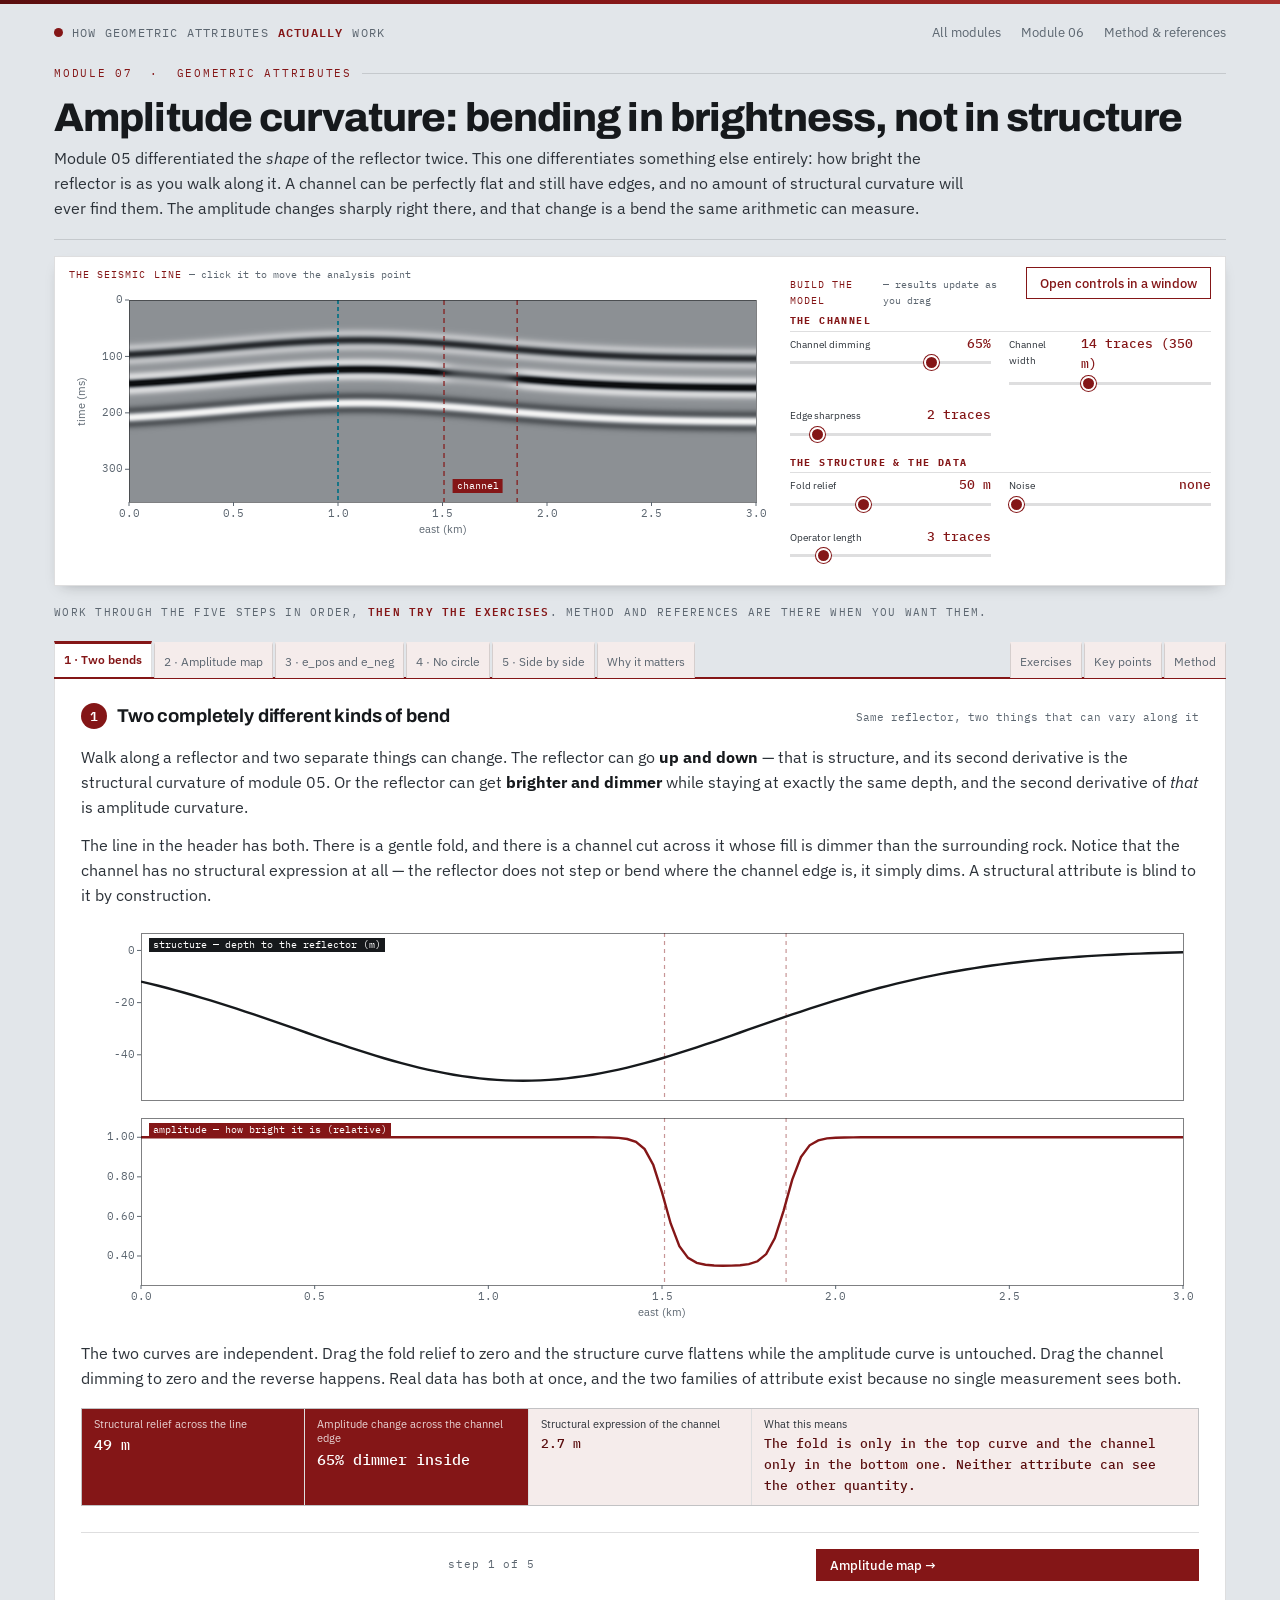
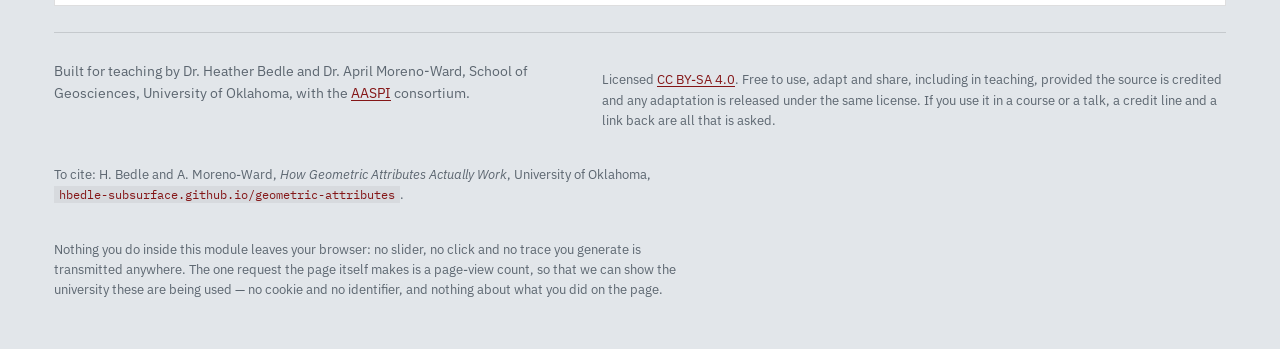
<file: modules/ampcurv.html>
<!DOCTYPE html>
<html lang="en">
<head>
<meta charset="utf-8">
<meta name="viewport" content="width=device-width, initial-scale=1">
<title>Amplitude curvature | How Geometric Attributes Actually Work</title>
<meta name="description" content="Amplitude curvature: the second derivative of amplitude along the reflector rather than of the reflector itself. Why it finds channel edges a structural attribute cannot see, and why there is no circle to fit.">
<link rel="preconnect" href="https://fonts.googleapis.com">
<link rel="preconnect" href="https://fonts.gstatic.com" crossorigin>
<link href="https://fonts.googleapis.com/css2?family=Archivo:wght@600;700;800&family=IBM+Plex+Mono:wght@400;500&family=IBM+Plex+Sans:wght@400;500;600&display=swap" rel="stylesheet">
<link rel="stylesheet" href="../assets/style.css">
</head>
<body>

<div class="wrap">
  <header class="masthead">
    <a class="brand" href="../index.html"><span class="dot"></span>How geometric attributes <b>actually</b> work</a>
    <nav>
      <a href="../index.html">All modules</a>
      <a href="shape.html">Module 06</a>
      <a href="#tabs" data-tab="pm">Method &amp; references</a>
    </nav>
  </header>

  <div class="mod-head">
    <p class="eyebrow">Module 07 &nbsp;·&nbsp; Geometric attributes</p>
    <h1>Amplitude curvature: bending in brightness, not in structure</h1>
    <p class="sub">Module 05 differentiated the <em>shape</em> of the reflector twice. This one differentiates
      something else entirely: how bright the reflector is as you walk along it. A channel can be perfectly
      flat and still have edges, and no amount of structural curvature will ever find them. The amplitude
      changes sharply right there, and that change is a bend the same arithmetic can measure.</p>
  </div>

  <div class="labhead">
    <div class="labgrid">
      <div>
        <p class="cap">The seismic line <span>&mdash; click it to move the analysis point</span></p>
        <canvas id="cSec" aria-label="Vertical seismic section through the modeled channel"></canvas>
      </div>
      <div>
        <p class="cap">Build the model <span>&mdash; results update as you drag</span></p>
        <div class="controls" id="winControls">
          <div class="ctl-col">
            <h2>The channel</h2>
            <div class="ctl">
              <label for="dim">Channel dimming <span class="val" id="dimV">65%</span></label>
              <input type="range" data-key="dim" id="dim" min="0" max="90" step="5" value="65">
            </div>
            <div class="ctl">
              <label for="cwid">Channel width <span class="val" id="cwidV">14 traces</span></label>
              <input type="range" data-key="cwid" id="cwid" min="4" max="30" step="2" value="14">
            </div>
            <div class="ctl">
              <label for="edge">Edge sharpness <span class="val" id="edgeV">2 traces</span></label>
              <input type="range" data-key="edge" id="edge" min="1" max="10" step="1" value="2">
            </div>
          </div>
          <div class="ctl-col">
            <h2>The structure &amp; the data</h2>
            <div class="ctl">
              <label for="fold">Fold relief <span class="val" id="foldV">50 m</span></label>
              <input type="range" data-key="fold" id="fold" min="0" max="140" step="5" value="50">
            </div>
            <div class="ctl">
              <label for="noise">Noise <span class="val" id="noiseV">none</span></label>
              <input type="range" data-key="noise" id="noise" min="0" max="30" step="2" value="0">
            </div>
            <div class="ctl">
              <label for="smooth">Operator length <span class="val" id="smoothV">3 traces</span></label>
              <input type="range" data-key="smooth" id="smooth" min="1" max="15" step="2" value="3">
            </div>
          </div>
        </div>
      </div>
    </div>
  </div>

  <p class="tabhint">Work through the five steps in order, <b>then try the exercises</b>.
    Method and references are there when you want them.</p>
  <nav class="tabs" id="tabs" role="tablist" aria-label="Module steps">
    <button role="tab" data-tab="p1" aria-selected="false">1 · Two bends</button>
    <button role="tab" data-tab="p2" aria-selected="false">2 · Amplitude map</button>
    <button role="tab" data-tab="p3" aria-selected="false">3 · e_pos and e_neg</button>
    <button role="tab" data-tab="p4" aria-selected="false">4 · No circle</button>
    <button role="tab" data-tab="p5" aria-selected="false">5 · Side by side</button>
    <button role="tab" data-tab="pw" aria-selected="false">Why it matters</button>
    <span class="gap"></span>
    <button role="tab" data-tab="pe" aria-selected="false">Exercises</button>
    <button role="tab" data-tab="pk" aria-selected="false">Key points</button>
    <button role="tab" data-tab="pm" aria-selected="false">Method</button>
  </nav>

  <!-- =============================== STEP 1 =============================== -->
  <section class="tabpane" id="p1" role="tabpanel" hidden>
    <div class="plot-head" style="margin-bottom:14px">
      <h3><span class="stepno">1</span>Two completely different kinds of bend</h3>
      <span class="hint">Same reflector, two things that can vary along it</span>
    </div>
    <p class="lede">Walk along a reflector and two separate things can change. The reflector can go
      <b>up and down</b> — that is structure, and its second derivative is the structural curvature of
      module 05. Or the reflector can get <b>brighter and dimmer</b> while staying at exactly the same
      depth, and the second derivative of <em>that</em> is amplitude curvature.</p>
    <p class="lede">The line in the header has both. There is a gentle fold, and there is a channel cut
      across it whose fill is dimmer than the surrounding rock. Notice that the channel has no structural
      expression at all — the reflector does not step or bend where the channel edge is, it simply dims. A structural attribute is blind to it by construction.</p>

    <canvas id="c1" aria-label="Structure and amplitude along the reflector, plotted separately"></canvas>

    <p class="lede" style="margin-top:12px">The two curves are independent. Drag the fold relief to zero and
      the structure curve flattens while the amplitude curve is untouched. Drag the channel dimming to zero
      and the reverse happens. Real data has both at once, and the two families of attribute exist because
      no single measurement sees both.</p>

    <div class="stats">
      <div class="stat key"><span>Structural relief across the line</span><b id="s1a">—</b></div>
      <div class="stat key"><span>Amplitude change across the channel edge</span><b id="s1b">—</b></div>
      <div class="stat"><span>Structural expression of the channel</span><b id="s1c">—</b></div>
      <div class="stat wide"><span>What this means</span><b id="s1d">—</b></div>
    </div>
  </section>

  <!-- =============================== STEP 2 =============================== -->
  <section class="tabpane" id="p2" role="tabpanel" hidden>
    <div class="plot-head" style="margin-bottom:14px">
      <h3><span class="stepno">2</span>Amplitude extracted along the horizon</h3>
      <span class="hint">The surface the attribute is actually computed on</span>
    </div>
    <p class="lede">Structural curvature is computed on a surface of <em>depth</em>. Amplitude curvature is
      computed on a surface of <em>amplitude</em>: at every trace, follow the reflector to wherever it sits
      and record how strong it is there. That gives a map with the same footprint as the structure map but
      an entirely different quantity in it.</p>
    <p class="lede">This is the step where the channel appears. On the structure map it is invisible. On the
      amplitude map it is the most obvious thing there.</p>

    <div class="sec-row" id="row2">
      <div class="panel-col">
        <p class="sublabel"><b>1</b> Structure on the horizon
          <span class="note">depth, in meters</span></p>
        <canvas id="c2z" aria-label="Map of depth to the horizon"></canvas>
      </div>
      <div class="panel-col">
        <p class="sublabel"><b>2</b> Amplitude on the horizon
          <span class="note">the same surface, a different measurement</span></p>
        <canvas id="c2a" aria-label="Map of amplitude extracted along the horizon"></canvas>
      </div>
    </div>

    <div class="legend prose">
      <span>Both maps look down on the same patch of ground. The left one records where the reflector is; the right one records how strong the reflection is there. Everything in this module is the second derivative of the map on the
        right, in the same way that module 05 worked on the map on the left.</span>
    </div>
  </section>

  <!-- =============================== STEP 3 =============================== -->
  <section class="tabpane" id="p3" role="tabpanel" hidden>
    <div class="plot-head" style="margin-bottom:14px">
      <h3><span class="stepno">3</span>Differentiate it twice: e_pos and e_neg</h3>
      <span class="hint">Crests and troughs of brightness, not of structure</span>
    </div>
    <p class="lede">Take the amplitude map, find its gradient in the inline and crossline directions, then
      differentiate again. The two eigenvalues of that second derivative are the most-positive and
      most-negative amplitude curvatures, written <span class="k">e_pos</span> and
      <span class="k">e_neg</span>.</p>
    <p class="lede">Look at where they land. The channel <em>interior</em> is dim but flat, so its second derivative is near zero and the response there is close to nothing. What lights up is the pair of <b>edges</b>, where the
      amplitude turns a corner. One edge is a crest of the amplitude surface and the other is a trough, so a channel appears as one bright lineament on e_pos beside one on e_neg — the same paired signature a
      fault gives in structural curvature, for exactly the same reason.</p>

    <div class="sec-row" id="row3">
      <div class="panel-col">
        <p class="sublabel"><b>1</b> Amplitude
          <span class="note">what we are differentiating</span></p>
        <canvas id="c3a" aria-label="Amplitude on the horizon"></canvas>
      </div>
      <div class="panel-col">
        <p class="sublabel"><b>2</b> e_pos
          <span class="note">most-positive amplitude curvature</span></p>
        <canvas id="c3p" aria-label="Most-positive amplitude curvature"></canvas>
      </div>
      <div class="panel-col">
        <p class="sublabel"><b>3</b> e_neg
          <span class="note">most-negative amplitude curvature</span></p>
        <canvas id="c3n" aria-label="Most-negative amplitude curvature"></canvas>
      </div>
    </div>

    <div class="stats">
      <div class="stat"><span>Largest e_pos on the map</span><b id="s3a">—</b></div>
      <div class="stat"><span>Largest negative e_neg</span><b id="s3b">—</b></div>
      <div class="stat key"><span>Edge response versus channel interior</span><b id="s3c">—</b></div>
      <div class="stat wide"><span>Reading the pair</span><b id="s3d">—</b></div>
    </div>
  </section>

  <!-- =============================== STEP 4 =============================== -->
  <section class="tabpane" id="p4" role="tabpanel" hidden>
    <div class="plot-head" style="margin-bottom:14px">
      <h3><span class="stepno">4</span>Why there is no circle, and no k₁</h3>
      <span class="hint">The units will not allow it</span>
    </div>
    <p class="lede">Module 05 made a point of fitting a circle to the reflector: curvature was one over its
      radius, and the principal curvatures k₁ and k₂ were corrected for the dip the reflector already had.
      None of that survives here, and the reason is units.</p>
    <p class="lede">A structural surface is <b>length against length</b> — meters of depth against meters of
      distance — so a circle drawn on it is a real circle with a radius in meters. An amplitude surface is
      <b>amplitude against length</b>. There is no meaningful circle to fit to something whose two axes are
      not the same kind of quantity, and there is no dip to correct for, because the vertical axis is not a
      direction in the ground at all. The AASPI documentation says exactly this and draws the same
      conclusion: revert to the simpler most-positive and most-negative curvature.</p>

    <canvas id="c4cart" aria-label="Schematic contrasting a structural surface with an amplitude surface"></canvas>

    <p class="lede" style="margin-top:12px">So the family of attributes is smaller. You get
      <span class="k">e_pos</span>, <span class="k">e_neg</span> and their strike, and from those the
      curvedness and shape index of module 06. You do <em>not</em> get k₁ and k₂ in any meaningful sense,
      and two structural attributes disappear entirely: reflector convergence and rotation about the normal
      both describe how a surface in the ground is oriented, and an amplitude surface is not in the ground.</p>

    <div class="stats">
      <div class="stat"><span>Structural curvature units</span><b id="s4a">—</b></div>
      <div class="stat"><span>Amplitude curvature units</span><b id="s4b">—</b></div>
      <div class="stat wide"><span>What follows from that</span><b id="s4c">—</b></div>
    </div>
  </section>

  <!-- =============================== STEP 5 =============================== -->
  <section class="tabpane" id="p5" role="tabpanel" hidden>
    <div class="plot-head" style="margin-bottom:14px">
      <h3><span class="stepno">5</span>The two attributes side by side</h3>
      <span class="hint">Each one sees what the other cannot</span>
    </div>
    <p class="lede">The whole argument is in two panels. Structural curvature is computed on the depth
      map; amplitude curvature on the amplitude map. Same survey, same horizon, same operator length.</p>
    <p class="lede">The fold appears on the left and not the right. The channel appears on the right and not
      the left. Turn the fold relief up and down, and the channel dimming up and down, and watch each panel
      respond to its own quantity and ignore the other one completely.</p>

    <div class="sec-row" id="row5">
      <div class="panel-col">
        <p class="sublabel"><b>1</b> Structural curvature k₁
          <span class="note">from the depth map</span></p>
        <canvas id="c5s" aria-label="Structural curvature computed from the depth map"></canvas>
      </div>
      <div class="panel-col">
        <p class="sublabel"><b>2</b> Amplitude curvature e_pos
          <span class="note">from the amplitude map</span></p>
        <canvas id="c5a" aria-label="Amplitude curvature computed from the amplitude map"></canvas>
      </div>
    </div>

    <div class="stats">
      <div class="stat"><span>Structural response at the channel edge</span><b id="s5a">—</b></div>
      <div class="stat"><span>Amplitude response at the channel edge</span><b id="s5b">—</b></div>
      <div class="stat"><span>Structural response on the fold</span><b id="s5c">—</b></div>
      <div class="stat"><span>Amplitude response on the fold</span><b id="s5d">—</b></div>
      <div class="stat wide"><span>Verdict</span><b id="s5e">—</b></div>
    </div>
    <div class="legend prose">
      <span>This is why the two are run together and co-rendered rather than one being chosen over the
        other. A stratigraphic feature with no structural relief and a structural feature with no amplitude
        contrast are both perfectly ordinary, and either one is invisible to half of this pair.</span>
    </div>
  </section>

  <!-- ============================ WHY IT MATTERS ========================== -->
  <section class="tabpane" id="pw" role="tabpanel" hidden>
    <div class="plot-head" style="margin-bottom:14px">
      <h3><span class="stepno">?</span>Why run it at all</h3>
      <span class="hint">The features it finds are the ones structure cannot show you</span>
    </div>
    <p class="lede">Every attribute up to module 06 measures the <em>shape</em> of the reflector. That works well for faults and folds and finds nothing at all in a flat-lying stratigraphic feature, because there is nothing there to bend. Amplitude curvature addresses that case by differentiating how bright the reflector is instead of where it is.</p>

    <h2 style="font-family:var(--mono);font-size:10.5px;letter-spacing:.15em;text-transform:uppercase;color:var(--crimson);margin:24px 0 12px;padding-bottom:8px;border-bottom:1px solid var(--rule)">
      What it is used for</h2>
    <ul class="lede" style="padding-left:20px">
      <li><b>Channel and fan margins</b> on a flat horizon. Step 5 is the argument in two panels: set the
        fold relief to zero and structural curvature goes blank while amplitude curvature still maps both
        edges.</li>
      <li><b>Facies and fluid boundaries.</b> A change of lithology, porosity or fill changes reflection
        strength without moving the reflector. The boundary is an amplitude edge, so this is the family that
        sees it.</li>
      <li><b>Diagenetic fronts and gas-charged patches</b>, which are amplitude features with no structural
        expression whatever.</li>
      <li><b>Co-rendering with structural curvature.</b> The two together separate a feature that is
        structural, one that is stratigraphic, and one that is both — which a single volume cannot do.</li>
    </ul>

    <h2 style="font-family:var(--mono);font-size:10.5px;letter-spacing:.15em;text-transform:uppercase;color:var(--crimson);margin:24px 0 12px;padding-bottom:8px;border-bottom:1px solid var(--rule)">
      Three things to know before trusting it</h2>
    <p class="lede"><b>It maps outlines, not bodies.</b> The dim interior of a channel is flat, so its second derivative is near zero and it reads an order of magnitude below the edge. If you want
      the body of the channel you want an amplitude map, or an envelope map — the strength of the
      reflection regardless of whether it is a peak or a trough. This attribute gives you the boundary
      instead.</p>
    <p class="lede"><b>It only sees abrupt change.</b> Soften the channel edge from 1 trace to 4 and the
      edge and the interior become indistinguishable, because a gradational boundary has no sharp second
      derivative anywhere. A facies change that takes a few hundred meters to happen will not appear,
      however large the total amplitude contrast across it.</p>
    <p class="lede"><b>Amplitude is noisier than structure, and differentiating twice amplifies that noise.</b> Dip is a fitted,
      smoothed estimate; amplitude is read straight off the trace. Differentiating that twice makes
      amplitude curvature the most noise-sensitive attribute in this course after aberrancy, and it is
      equally sensitive to acquisition footprint, tuning and any amplitude-altering processing step. An
      anomaly here is only as trustworthy as the amplitudes underneath it, so it belongs on data whose
      amplitudes you actually believe.</p>
    <div class="legend prose">
      <span>The same discipline applies as everywhere else: a bright lineament means the amplitude changed abruptly. Whether that change is a channel edge, a tuning effect or a footprint stripe is the interpretation, and the attribute carries no information about which.</span>
    </div>
  </section>

  <!-- ============================== EXERCISES ============================= -->
  <section class="tabpane" id="pe" role="tabpanel" hidden>
    <div class="tryit" style="max-width:none">
      <h3>Exercises</h3>
      <ol>
        <li><b>Flatten the structure completely.</b> Set the fold relief to 0 and look at step 5.
          <details class="reveal"><summary>Hint</summary><span class="ans">Structural
            curvature goes blank — there is nothing left to bend — while amplitude curvature is entirely
            unaffected and still maps both channel edges. This is the case that matters in practice: a
            channel or a fan on a flat-lying horizon is common, and a structural attribute has nothing to
            say about it. The reverse test works too: put the relief back and take the channel dimming to 0,
            and now the amplitude panel is the blank one.</span></details></li>
        <li><b>Find out what actually lights up at a channel.</b> In step 3, compare the value at the
          channel edge with the value in the middle of the channel.
          <details class="reveal"><summary>Hint</summary><span class="ans">The middle of
            the channel reads an order of magnitude less than the edge does, even though it is much dimmer
            than its surroundings. Amplitude curvature is
            a second derivative, so it responds to where the amplitude <em>changes</em>, not to where it is
            low. A broad dim area is flat in the second derivative and produces almost nothing. If you want
            to map the body of a channel you want an amplitude or envelope attribute; amplitude curvature
            maps its outline.</span></details></li>
        <li><b>Sharpen and soften the edge.</b> Move the edge-sharpness slider from 1 to 10 traces and watch
          the e_pos value at the edge.
          <details class="reveal"><summary>Hint</summary><span class="ans">At 1 trace the
            edge reads something like a thousand times the value in the middle of the channel, and the two edges are sharply defined. At 2 traces the ratio is down to about fifteen to one. By 4 traces the
            edge and the middle read the same and the distinction has collapsed: the channel no longer has a flat floor and two sharp walls, it is one
            broad smooth low, so its second derivative is spread right across it instead of concentrated at
            the boundaries. The anomaly does not simply get weaker: amplitude curvature stops mapping an <em>outline</em> and maps a broad <em>smear</em> instead, and a
            gradational facies boundary will never give you the crisp lineament a scoured edge
            does.</span></details></li>
        <li><b>Narrow the channel until it disappears.</b> Take the channel width down toward 4 traces with
          the operator length at 7 or more.
          <details class="reveal"><summary>Hint</summary><span class="ans">The two edges
            move close enough together that the operator smooths across both at once and they begin to
            cancel, and the two clean lineaments merge into one weak smear. Compare it against the amplitude
            map in step 2, where the channel is still perfectly obvious. Operator length sets the smallest
            feature you can resolve, so a long operator chosen to suppress noise also removes the narrow features, with nothing in the output to record that it has.</span></details></li>
        <li><b>Add noise and differentiate it twice.</b> Put the noise up to about 20% with the operator
          length at 1.
          <details class="reveal"><summary>Hint</summary><span class="ans">The edges
            disappear into speckle. Amplitude curvature is a second derivative of a quantity that is
            already noisier than structure — dip is a smoothed, fitted estimate, whereas amplitude is read
            straight off the trace — so it is more sensitive to noise than structural curvature is, not
            less. Raising the operator length recovers the edges, at the cost of the narrow
            features.</span></details></li>
      </ol>
    </div>
  </section>

  <!-- ============================= KEY POINTS ============================= -->
  <section class="tabpane" id="pk" role="tabpanel" hidden>
    <div class="takeaway" style="max-width:none">
      <h3>The main points</h3>
      <ul>
        <li><b>It is the same arithmetic on a different surface.</b> Structural curvature differentiates
          depth twice; amplitude curvature differentiates amplitude twice. Everything else about the
          calculation is the same.</li>
        <li><b>It finds features with no structural expression.</b> A flat-lying channel, a fan edge, a
          diagenetic boundary — all invisible to structural curvature, all visible here.</li>
        <li><b>It maps edges, not bodies.</b> The dim interior of a channel is quiet because it is flat. The anomaly is at the boundary, where the amplitude changes abruptly.</li>
        <li><b>There is no circle and no k₁.</b> The two axes are not the same kind of quantity, so a
          radius is meaningless and there is no dip to correct for. You get e_pos, e_neg and their strike,
          and nothing that depends on fitting a circle.</li>
        <li><b>Convergence and rotation do not exist here.</b> They describe the orientation of a surface in
          the ground, and an amplitude surface is not in the ground.</li>
        <li><b>Run it alongside structural curvature, not instead of it.</b> Each is blind to what the other
          measures.</li>
      </ul>
    </div>
  </section>

  <!-- =============================== METHOD ============================== -->
  <section class="tabpane" id="pm" role="tabpanel" hidden>
    <details class="notes" id="notes" open>
      <summary>Method, sources, and what has been simplified</summary>
      <p>The model is one reflector carrying a gentle fold, cut by a channel whose fill is dimmer than the
        surrounding rock. The channel has no structural expression whatever — the reflector runs through it
        at exactly the depth it would have had otherwise — so any response to it in a structural attribute
        would be an artifact. Depth and reflection strength are stored as two independent maps and the
        seismic line is built by convolving the second with a 30 Hz Ricker wavelet and shifting it by the
        first.</p>
      <p>Amplitude curvature is computed exactly as structural curvature was in module 05, on a different
        input. The amplitude extracted along the horizon is differenced in the inline and crossline
        directions to give two gradients, those are smoothed along the operator length, and differenced
        again to give the three second derivatives. <span class="k">e_pos</span> and
        <span class="k">e_neg</span> are the two eigenvalues of that second-derivative matrix, and the
        strike is its eigenvector direction. There is no term in the dip components anywhere, which is the
        whole point of step 4.</p>
      <p><b>Where this departs from AASPI, and why.</b> Program <span class="k">curvature3d</span> takes as
        input the inline and crossline components of the <em>coherent energy gradients</em> computed by
        program <span class="k">similarity3d</span>, not amplitude read off a picked horizon. Coherent
        energy is the energy retained by the Karhunen–Loève filter of module 04, so it is a smoothed,
        dip-steered measure of reflection strength rather than a raw sample value, and using it makes the
        result markedly more stable. Amplitude along a horizon is used here because it is the version a
        beginner can see the whole of, and because the second-derivative behavior being taught is identical.
        AASPI also allows envelope or impedance as the input quantity.</p>
      <p>The documentation is explicit about the two consequences drawn in step 4. Because the amplitude
        gradients carry units of amplitude per unit distance rather than length per unit length, it makes no
        sense to fit a circle tangent to the surface, so the computation reverts to most-positive and
        most-negative curvature, which highlight crests and troughs of amplitude without including the
        effects of structural dip. And reflector convergence and reflector rotation lose their meaning for
        amplitude curvature. There is also no vertical derivative, because the vertical axis is time or
        depth while the input derivatives are amplitude gradients.</p>
      <p>Simplifications. This is one horizon rather than a volume. The operator is a smoothing length
        rather than the fractional-derivative operator AASPI uses, which its documentation describes as a
        first derivative followed by a low-pass filter; the wavelength behavior demonstrated is the same.
        Curvedness, shape index and the shape components are computed from e_pos and e_neg in exactly the
        way module 06 computes them from k₁ and k₂, and are covered there rather than repeated here.</p>
      <ul>
        <li>AASPI, <em>Geometric Attributes: Program curvature3d</em>, University of Oklahoma — the
          amplitude curvature workflow, its inputs, and the reasoning about units.</li>
        <li>al-Dossary, S., and K. J. Marfurt, 2006, 3D volumetric multispectral estimates of reflector
          curvature and rotation: <em>Geophysics</em>, 71, P41–P51.</li>
        <li>Chopra, S., and K. J. Marfurt, 2007, <em>Seismic Attributes for Prospect Identification and
          Reservoir Characterization</em>: SEG Geophysical Development Series, 11.</li>
        <li>Roberts, A., 2001, Curvature attributes and their application to 3D interpreted horizons:
          <em>First Break</em>, 19, 85–100.</li>
      </ul>
    </details>
  </section>

  <section class="nextup" id="nextup" hidden>
    <p class="eyebrow">Next up</p>
    <h3><a href="aberrancy.html">08 · Aberrancy</a></h3>
    <p>One derivative further again. Where coherence needs a break and curvature needs a bend, aberrancy
      responds to the asymmetry of a flexure. It puts a single anomaly on the fault where curvature puts
      two beside it, and its azimuth says which way the ground dropped.</p>
    <a class="btn" href="aberrancy.html">Open module 08 →</a>
    <a class="btn ghost" href="../index.html">All modules</a>
  </section>

  <div class="pager" id="pager" hidden>
    <a class="btn ghost" href="shape.html">← Module 06: curvedness and shape index</a>
    <a class="btn" href="aberrancy.html">Next: aberrancy →</a>
  </div>

  <footer>
    <div class="foot-grid">
      <p>Built for teaching by Dr. Heather Bedle and Dr. April Moreno-Ward, School of Geosciences,
        University of Oklahoma, with the
        <a href="https://www.ou.edu/mcee/labs/aaspi">AASPI</a> consortium.</p>
      <p class="lic">Licensed <a href="https://creativecommons.org/licenses/by-sa/4.0/">CC BY-SA 4.0</a>.
        Free to use, adapt and share, including in teaching, provided the source is credited and any
        adaptation is released under the same license. If you use it in a course or a talk, a credit line
        and a link back are all that is asked.</p>
      <p class="lic">To cite: H. Bedle and A. Moreno-Ward, <i>How Geometric Attributes Actually Work</i>, University of
        Oklahoma, <span class="k">hbedle-subsurface.github.io/geometric-attributes</span>.</p>
      <p class="lic">Nothing you do inside this module leaves your browser: no slider, no click and no
        trace you generate is transmitted anywhere. The one request the page itself makes is a page-view
        count, so that we can show the university these are being used &mdash; no cookie and no
        identifier, and nothing about what you did on the page.</p>
    </div>
  </footer>
</div>

<script src="../assets/count.js"></script>
<script src="../assets/popout.js"></script>
<script src="../assets/panelout.js"></script>
<script src="../assets/seismic.js"></script>
<script src="../assets/attributes.js"></script>
<script>
(function () {
  'use strict';

  if (typeof SEIS === 'undefined' || typeof ATTR === 'undefined') {
    const missing = [];
    if (typeof SEIS === 'undefined') missing.push('assets/seismic.js');
    if (typeof ATTR === 'undefined') missing.push('assets/attributes.js');
    const el = document.createElement('div');
    el.setAttribute('style', 'background:#841617;color:#fff;padding:14px 18px;margin:16px 0;' +
      'font:13px/1.6 ui-monospace,Menlo,monospace');
    el.textContent = 'This module could not load ' + missing.join(' and ') +
      '. It expects them one directory up, at ../assets/, and file names are ' +
      'case-sensitive on GitHub Pages.';
    const w = document.querySelector('.wrap');
    (w || document.body).insertBefore(el, w ? w.firstChild : null);
    return;
  }

  const $ = (id) => document.getElementById(id);
  const clamp = (v, a, b) => Math.max(a, Math.min(b, v));
  const visible = (id) => { const el = $(id); return el && !el.hidden; };
  const CRIM = '#841617', TEAL = '#0B7285', SLATE = '#5C6670', INK = '#16191C';

  const NG = 121, BIN = 25, EDGE = 8;
  const DATUM = 400;         // meters, so depths read as an interpreter expects
  const CHX = 62;                       // the channel runs north-south, here
  const SN = NG, ST = 180, SDT = 0.002, SVEL = 3000;

  const DEF = {
    dim: 65, cwid: 14, edge: 2, fold: 50, noise: 0, smooth: 3,
    px: 40, py: 60, tab: 'p1',
  };
  let S = SEIS.readState(DEF);

  const CAN_LINK = location.protocol !== 'file:';
  const saveState = () => {
    if (!CAN_LINK) return;
    try { SEIS.writeState(S, DEF); } catch (e) { /* nothing shareable */ }
  };

  let Z = null, AMP = null;
  const at = (g, ix, iy) => g[clamp(iy, 0, NG - 1) * NG + clamp(ix, 0, NG - 1)];

  /* Two independent maps. Depth carries the fold; amplitude carries the
     channel. The channel deliberately has no structural expression, so any
     response to it in a structural attribute would be an artifact. */
  function buildModel() {
    const z = new Float32Array(NG * NG), a = new Float32Array(NG * NG);
    const rnd = SEIS.mulberry32(17);
    const half = S.cwid / 2, soft = Math.max(0.6, S.edge);
    for (let iy = 0; iy < NG; iy++) {
      for (let ix = 0; ix < NG; ix++) {
        // a broad fold, shallower at its crest
        const u = (ix - 44) / 26, w = (iy - 58) / 44;
        z[iy * NG + ix] = -S.fold * Math.exp(-0.5 * (u * u + w * w));
        // the channel: a band of reduced reflection strength, edges tapered
        const cx = CHX + 9 * Math.sin(2 * Math.PI * iy / 150);
        const d = Math.abs(ix - cx);
        const inside = 1 / (1 + Math.exp((d - half) / (soft * 0.5)));
        a[iy * NG + ix] = 1 - (S.dim / 100) * inside;
      }
    }
    if (S.noise > 0) {
      for (let i = 0; i < a.length; i++) a[i] += (S.noise / 100) * 1.6 * (rnd() * 2 - 1);
    }
    Z = z; AMP = a;
  }

  function smoothGrid(g, len) {
    if (len <= 1) return g;
    const h = Math.floor(len / 2);
    const t = new Float32Array(NG * NG), o = new Float32Array(NG * NG);
    for (let iy = 0; iy < NG; iy++) {
      for (let ix = 0; ix < NG; ix++) {
        let s = 0, n = 0;
        for (let k = -h; k <= h; k++) { s += at(g, ix + k, iy); n++; }
        t[iy * NG + ix] = s / n;
      }
    }
    for (let iy = 0; iy < NG; iy++) {
      for (let ix = 0; ix < NG; ix++) {
        let s = 0, n = 0;
        for (let k = -h; k <= h; k++) { s += at(t, ix, iy + k); n++; }
        o[iy * NG + ix] = s / n;
      }
    }
    return o;
  }

  /* Gradients, smoothed, then differenced again. With dipCorrect the result is
     the principal curvatures of module 05; without it, the plain eigenvalues of
     the second-derivative matrix, which is what e_pos and e_neg are. */
  function secondDerivs(G, opLen, dipCorrect, scale) {
    const sc = scale || 1;
    const p = new Float32Array(NG * NG), q = new Float32Array(NG * NG);
    for (let iy = 0; iy < NG; iy++) {
      for (let ix = 0; ix < NG; ix++) {
        p[iy * NG + ix] = (at(G, ix + 1, iy) - at(G, ix - 1, iy)) / (2 * BIN) * sc;
        q[iy * NG + ix] = (at(G, ix, iy + 1) - at(G, ix, iy - 1)) / (2 * BIN) * sc;
      }
    }
    const ps = smoothGrid(p, opLen), qs = smoothGrid(q, opLen);
    const hi = new Float32Array(NG * NG), lo = new Float32Array(NG * NG);
    const st = new Float32Array(NG * NG);
    for (let iy = 0; iy < NG; iy++) {
      for (let ix = 0; ix < NG; ix++) {
        const i = iy * NG + ix;
        const r = (at(ps, ix + 1, iy) - at(ps, ix - 1, iy)) / (2 * BIN);
        const t = (at(qs, ix, iy + 1) - at(qs, ix, iy - 1)) / (2 * BIN);
        const s = 0.5 * ((at(ps, ix, iy + 1) - at(ps, ix, iy - 1)) / (2 * BIN)
                       + (at(qs, ix + 1, iy) - at(qs, ix - 1, iy)) / (2 * BIN));
        if (dipCorrect) {
          const P = ps[i], Q = qs[i], den = 1 + P * P + Q * Q;
          const km = ((1 + Q * Q) * r - 2 * P * Q * s + (1 + P * P) * t) / (2 * Math.pow(den, 1.5));
          const kg = (r * t - s * s) / (den * den);
          const rt = Math.sqrt(Math.max(0, km * km - kg));
          hi[i] = km + rt; lo[i] = km - rt;
        } else {
          const mid = (r + t) / 2, dev = Math.sqrt(Math.pow((r - t) / 2, 2) + s * s);
          hi[i] = mid + dev; lo[i] = mid - dev;
        }
        st[i] = 0.5 * Math.atan2(2 * s, r - t) * 180 / Math.PI;
      }
    }
    return { hi, lo, st };
  }

  let ECURV = null, KCURV = null;
  function recompute() {
    buildModel();
    ECURV = secondDerivs(AMP, S.smooth, false);      // amplitude curvature
    KCURV = secondDerivs(Z, S.smooth, true);          // structural, for step 5
  }

  /* ------------------------------ the seismic --------------------------- */

  function buildLine() {
    const wav = SEIS.makeWavelet({ type: 'ricker', f: 30 });
    const f = new Float32Array(SN * ST);
    for (let ix = 0; ix < SN; ix++) {
      const i = S.py * NG + ix;
      const t0 = 78 + (Z[i] * 2 / SVEL) * 1000 / (SDT * 1000);
      const a = AMP[i];
      f.set(SEIS.traceFromSpikes([
        { t: (t0 - 26) * SDT, r: 0.06 },
        { t: t0 * SDT, r: 0.1 * a },
        { t: (t0 + 30) * SDT, r: -0.07 },
      ], 0, SDT, ST, wav), ix * ST);
    }
    let pk = 1e-6;
    for (let i = 0; i < f.length; i++) pk = Math.max(pk, Math.abs(f[i]));
    return { f, pk };
  }

  /* =====================================================================
     DRAWING
     ===================================================================== */

  const M = { l: 60, r: 16, t: 12, b: 36 };
  function pw(el) {
    const par = el && el.parentElement;
    if (!par) return 900;
    const cs = window.getComputedStyle(par);
    return Math.max(240, Math.floor(par.clientWidth
      - parseFloat(cs.paddingLeft || 0) - parseFloat(cs.paddingRight || 0)));
  }
  function rowWidth(rowId, n) {
    const row = $(rowId);
    const total = row ? pw(row.firstElementChild || row) : 800;
    const w = window.innerWidth <= 700
      ? Math.max(240, total)
      : Math.max(180, Math.floor((total - 10 * (n - 1)) / n));
    if (row) {
      row.querySelectorAll(':scope > .panel-col').forEach((el) => {
        el.style.width = w + 'px'; el.style.maxWidth = w + 'px';
      });
    }
    return w;
  }

  function imageInto(ctx, R, get, map) {
    const off = document.createElement('canvas');
    off.width = NG; off.height = NG;
    const octx = off.getContext('2d');
    const img = octx.createImageData(NG, NG);
    for (let r = 0; r < NG; r++) {
      const iy = NG - 1 - r;
      for (let c = 0; c < NG; c++) {
        const col = map(get(c, iy));
        const k = (r * NG + c) * 4;
        img.data[k] = col[0]; img.data[k + 1] = col[1];
        img.data[k + 2] = col[2]; img.data[k + 3] = 255;
      }
    }
    octx.putImageData(img, 0, 0);
    ctx.save();
    ctx.imageSmoothingEnabled = true; ctx.imageSmoothingQuality = 'high';
    ctx.drawImage(off, R.x, R.y, R.w, R.h);
    ctx.restore();
  }

  function colorbar(ctx, R, map, loLabel, hiLabel, midLabel) {
    const B = { x: R.x, y: R.y + R.h + 40, w: R.w, h: 9 };
    const n = Math.max(2, Math.round(B.w));
    for (let i = 0; i < n; i++) {
      const col = map(i / (n - 1));
      ctx.fillStyle = 'rgb(' + col[0] + ',' + col[1] + ',' + col[2] + ')';
      ctx.fillRect(B.x + i * (B.w / n), B.y, B.w / n + 1, B.h);
    }
    ctx.save();
    ctx.strokeStyle = 'rgba(22,25,28,.4)'; ctx.lineWidth = 1;
    ctx.strokeRect(B.x + 0.5, B.y + 0.5, B.w, B.h);
    ctx.font = '9.5px "IBM Plex Mono", monospace'; ctx.fillStyle = SLATE;
    ctx.textBaseline = 'top';
    ctx.textAlign = 'left'; ctx.fillText(loLabel, B.x, B.y + B.h + 3);
    ctx.textAlign = 'right'; ctx.fillText(hiLabel, B.x + B.w, B.y + B.h + 3);
    if (midLabel) { ctx.textAlign = 'center'; ctx.fillText(midLabel, B.x + B.w / 2, B.y + B.h + 3); }
    ctx.restore();
  }

  function mapPanel(canvasId, w, h, get, map, bar, mark) {
    const ctx = SEIS.fitCanvas($(canvasId), w, h);
    ctx.clearRect(0, 0, w, h);
    const availW = w - M.l - M.r, availH = h - M.t - M.b - (bar ? 52 : 0);
    const side = Math.max(40, Math.min(availW, availH));
    const R = { x: M.l + (availW - side) / 2, y: M.t, w: side, h: side };
    imageInto(ctx, R, get, map);
    if (mark !== false) {
      const X = R.x + ((S.px + 0.5) / NG) * R.w;
      const Y = R.y + R.h - ((S.py + 0.5) / NG) * R.h;
      ctx.save(); ctx.strokeStyle = INK; ctx.lineWidth = 2;
      ctx.beginPath(); ctx.arc(X, Y, 5.5, 0, 6.2832); ctx.stroke(); ctx.restore();
    }
    SEIS.frame(ctx, R);
    SEIS.axisBottom(ctx, R, 0, (NG - 1) * BIN / 1000, 'east (km)', (v) => v.toFixed(1), { ticks: 4 });
    SEIS.axisLeft(ctx, R, 0, (NG - 1) * BIN / 1000, 'north (km)', (v) => v.toFixed(1),
      { flip: true, ticks: 4 });
    if (bar) bar(ctx, R);
    return R;
  }

  /* Shallow warm, deep cool, the way a structure map is normally colored. */
  function depthColor(u) {
    const t = clamp(u, 0, 1);
    const stops = [
      [0.00, [178, 24, 43]], [0.18, [226, 106, 60]], [0.36, [246, 190, 100]],
      [0.52, [235, 235, 170]], [0.68, [120, 190, 140]], [0.84, [60, 125, 185]],
      [1.00, [72, 40, 120]],
    ];
    for (let i = 1; i < stops.length; i++) {
      if (t <= stops[i][0]) {
        const a = stops[i - 1], b = stops[i], f = (t - a[0]) / (b[0] - a[0]);
        return [Math.round(a[1][0] + f * (b[1][0] - a[1][0])),
                Math.round(a[1][1] + f * (b[1][1] - a[1][1])),
                Math.round(a[1][2] + f * (b[1][2] - a[1][2]))];
      }
    }
    return stops[stops.length - 1][1];
  }

  const rangeOf = (arr) => {
    let m = 1e-12;
    for (let iy = EDGE; iy < NG - EDGE; iy++) {
      for (let ix = EDGE; ix < NG - EDGE; ix++) m = Math.max(m, Math.abs(arr[iy * NG + ix]));
    }
    return m;
  };
  const ESC = 1e6;    // amplitude curvature is a small number; show it scaled

  function divMap(canvasId, arr, w, h, lim, unit) {
    const L = lim || rangeOf(arr);
    mapPanel(canvasId, w, h, (ix, iy) => arr[iy * NG + ix] / L,
      (u) => ATTR.MAPS.dip(-clamp(u, -1, 1)),
      (ctx, R) => colorbar(ctx, R, (u) => ATTR.MAPS.dip(-(2 * u - 1)),
        '\u2212' + (L * ESC).toFixed(1), '+' + (L * ESC).toFixed(1), unit + ' \u00b7 0'));
    return L;
  }

  /* ------------------------------- header ------------------------------ */

  function drawHeader() {
    const el = $('cSec');
    if (!el || !el.parentElement || !el.parentElement.clientWidth) return;
    const w = pw(el), h = clamp(Math.round(w * 0.42), 180, 250);
    const ctx = SEIS.fitCanvas(el, w, h);
    ctx.clearRect(0, 0, w, h);
    const R = { x: M.l, y: M.t, w: w - M.l - M.r, h: h - M.t - M.b };
    const L = buildLine();
    ctx.save(); ctx.fillStyle = '#fff'; ctx.fillRect(R.x, R.y, R.w, R.h); ctx.restore();
    SEIS.drawVarDensity(ctx, L.f, SN, ST, R, { cmap: SEIS.COLORMAPS.gray, clip: L.pk * 0.8 });
    ctx.save();
    ctx.beginPath(); ctx.rect(R.x, R.y, R.w, R.h); ctx.clip();
    const cx = CHX + 9 * Math.sin(2 * Math.PI * S.py / 150);
    [cx - S.cwid / 2, cx + S.cwid / 2].forEach((e) => {
      const x = R.x + (e / (SN - 1)) * R.w;
      SEIS.dashedLine(ctx, x, R.y, x, R.y + R.h, 'rgba(132,22,23,.8)', [5, 4], 1.5);
    });
    const px = R.x + (S.px / (SN - 1)) * R.w;
    ctx.strokeStyle = TEAL; ctx.lineWidth = 1.8; ctx.setLineDash([4, 3]);
    ctx.beginPath(); ctx.moveTo(px, R.y); ctx.lineTo(px, R.y + R.h); ctx.stroke();
    ctx.restore();
    SEIS.frame(ctx, R);
    SEIS.axisLeft(ctx, R, 0, (ST - 1) * SDT * 1000, 'time (ms)', (v) => v.toFixed(0), { ticks: 3 });
    SEIS.axisBottom(ctx, R, 0, (SN - 1) * BIN / 1000, 'east (km)', (v) => v.toFixed(1), { ticks: 5 });
    if (S.dim > 0) {
      SEIS.tag(ctx, clamp(R.x + (cx / (SN - 1)) * R.w - 28, R.x, R.x + R.w - 66),
        R.y + R.h - 16, 'channel', CRIM);
    }
  }

  /* ------------------------------- step 1 ------------------------------ */

  function drawStep1() {
    const w = pw($('c1')), h = clamp(Math.round(w * 0.40), 300, 400);
    const ctx = SEIS.fitCanvas($('c1'), w, h);
    ctx.clearRect(0, 0, w, h);
    const gap = 18, ph = (h - M.t - M.b - gap) / 2;
    const zs = [], as = [];
    for (let ix = 0; ix < NG; ix++) { zs.push(Z[S.py * NG + ix]); as.push(AMP[S.py * NG + ix]); }
    const sets = [
      { arr: zs, col: INK, title: 'structure \u2014 depth to the reflector (m)' },
      { arr: as, col: CRIM, title: 'amplitude \u2014 how bright it is (relative)' },
    ];
    sets.forEach((set, n) => {
      const R = { x: M.l, y: M.t + n * (ph + gap), w: w - M.l - M.r, h: ph };
      let lo = Infinity, hi = -Infinity;
      set.arr.forEach((v) => { lo = Math.min(lo, v); hi = Math.max(hi, v); });
      const pad = Math.max((hi - lo) * 0.15, 1e-3);
      lo -= pad; hi += pad;
      const X = (ix) => R.x + (ix / (NG - 1)) * R.w;
      const Y = (v) => R.y + R.h - ((v - lo) / (hi - lo)) * R.h;
      ctx.save(); ctx.fillStyle = '#fff'; ctx.fillRect(R.x, R.y, R.w, R.h); ctx.restore();
      ctx.save();
      ctx.beginPath(); ctx.rect(R.x, R.y, R.w, R.h); ctx.clip();
      const cx = CHX + 9 * Math.sin(2 * Math.PI * S.py / 150);
      [cx - S.cwid / 2, cx + S.cwid / 2].forEach((e) => {
        SEIS.dashedLine(ctx, X(e), R.y, X(e), R.y + R.h, 'rgba(132,22,23,.45)', [4, 4], 1.2);
      });
      ctx.strokeStyle = set.col; ctx.lineWidth = 2.4;
      ctx.beginPath();
      set.arr.forEach((v, ix) => { const x = X(ix), y = Y(v); ix ? ctx.lineTo(x, y) : ctx.moveTo(x, y); });
      ctx.stroke(); ctx.restore();
      SEIS.frame(ctx, R);
      SEIS.axisLeft(ctx, R, lo, hi, null, (v) => v.toFixed(n === 0 ? 0 : 2), { flip: true, ticks: 3 });
      SEIS.tag(ctx, R.x + 8, R.y + 12, set.title, set.col);
      if (n === 1) {
        SEIS.axisBottom(ctx, R, 0, (NG - 1) * BIN / 1000, 'east (km)', (v) => v.toFixed(1), { ticks: 5 });
      }
    });

    let zlo = Infinity, zhi = -Infinity;
    zs.forEach((v) => { zlo = Math.min(zlo, v); zhi = Math.max(zhi, v); });
    const cxi = Math.round(CHX + 9 * Math.sin(2 * Math.PI * S.py / 150));
    const inCh = AMP[S.py * NG + clamp(cxi, 0, NG - 1)];
    const outCh = AMP[S.py * NG + clamp(cxi - S.cwid - 12, 0, NG - 1)];
    const zEdge = Math.abs(Z[S.py * NG + clamp(cxi - Math.round(S.cwid / 2), 0, NG - 1)]
      - Z[S.py * NG + clamp(cxi - Math.round(S.cwid / 2) - 3, 0, NG - 1)]);
    $('s1a').textContent = (zhi - zlo).toFixed(0) + ' m';
    $('s1b').textContent = ((outCh - inCh) * 100).toFixed(0) + '% dimmer inside';
    $('s1c').textContent = zEdge < 0.5 ? 'none at all' : zEdge.toFixed(1) + ' m';
    $('s1d').textContent = S.dim === 0
      ? 'With the channel dimming at zero there is nothing for an amplitude attribute to find.'
      : S.fold === 0
        ? 'The reflector is flat, so structural curvature has nothing to report, while the channel edges are as sharp as ever.'
        : 'The fold is only in the top curve and the channel only in the bottom one. Neither attribute can see the other quantity.';
  }

  /* ---------------------------- steps 2 and 3 -------------------------- */

  function drawStep2() {
    const w = rowWidth('row2', 2), h = clamp(Math.round(w * 0.94), 250, 340) + 52;
    let zl = Infinity, zh = -Infinity;
    for (let i = 0; i < Z.length; i++) { zl = Math.min(zl, Z[i]); zh = Math.max(zh, Z[i]); }
    const zr = Math.max(zh - zl, 1e-6);
    mapPanel('c2z', w, h, (ix, iy) => (Z[iy * NG + ix] - zl) / zr,
      (u) => depthColor(u),
      (ctx, R) => colorbar(ctx, R, (u) => depthColor(u),
        'shallow  \u2212' + (DATUM + zl).toFixed(0) + ' m',
        '\u2212' + (DATUM + zh).toFixed(0) + ' m  deep', 'depth'));
    mapPanel('c2a', w, h, (ix, iy) => AMP[iy * NG + ix],
      (u) => ATTR.MAPS.coherence(clamp(u, 0, 1)),
      (ctx, R) => colorbar(ctx, R, (u) => ATTR.MAPS.coherence(u), '0  dim', 'bright  1', 'amplitude'));
  }

  function drawStep3() {
    const w = rowWidth('row3', 3), h = clamp(Math.round(w * 0.94), 230, 320) + 52;
    mapPanel('c3a', w, h, (ix, iy) => AMP[iy * NG + ix],
      (u) => ATTR.MAPS.coherence(clamp(u, 0, 1)),
      (ctx, R) => colorbar(ctx, R, (u) => ATTR.MAPS.coherence(u), '0  dim', 'bright  1', 'amplitude'));
    const lim = Math.max(rangeOf(ECURV.hi), rangeOf(ECURV.lo));
    divMap('c3p', ECURV.hi, w, h, lim, 'e_pos');
    divMap('c3n', ECURV.lo, w, h, lim, 'e_neg');

    // edge versus interior, which is the point of the step
    const iy = S.py;
    const cxi = Math.round(CHX + 9 * Math.sin(2 * Math.PI * iy / 150));
    let edge = 0;
    for (let d = -S.cwid; d <= S.cwid; d++) {
      const ix = clamp(cxi + d, EDGE, NG - EDGE - 1);
      edge = Math.max(edge, Math.abs(ECURV.hi[iy * NG + ix]), Math.abs(ECURV.lo[iy * NG + ix]));
    }
    const mid = Math.abs(ECURV.hi[iy * NG + clamp(cxi, EDGE, NG - EDGE - 1)]);
    $('s3a').textContent = (rangeOf(ECURV.hi) * ESC).toFixed(2);
    $('s3b').textContent = (-rangeOf(ECURV.lo) * ESC).toFixed(2);
    $('s3c').textContent = edge > 1e-12
      ? (edge * ESC).toFixed(2) + ' at the edge vs ' + (mid * ESC).toFixed(2) + ' in the middle'
      : 'nothing to measure';
    $('s3d').textContent = 'A channel appears as two lineaments, one on each attribute, because one edge is ' + 'a crest of the amplitude surface and the other is a trough. The dim interior gives almost no ' + 'response because it is flat.';
  }

  /* ------------------------------- step 4 ------------------------------ */

  function drawStep4() {
    const el = $('c4cart');
    if (!el || !el.parentElement || !el.parentElement.clientWidth) return;
    const w = pw(el), h = clamp(Math.round(w * 0.30), 200, 260);
    const ctx = SEIS.fitCanvas(el, w, h);
    ctx.clearRect(0, 0, w, h);
    const halfW = (w - 66) / 2;
    [0, 1].forEach((side) => {
      const R = { x: 28 + side * (halfW + 14), y: 42, w: halfW, h: h - 92 };
      const A = R.h * 0.3, L = R.w * 0.9, mid = R.y + R.h * 0.55;
      const yOf = (x) => mid - A * Math.sin(Math.PI * (x - R.x) / L);
      ctx.save();
      ctx.strokeStyle = side ? CRIM : INK; ctx.lineWidth = 2.6;
      ctx.beginPath();
      for (let x = R.x; x <= R.x + R.w; x += 2) {
        const y = yOf(x); x === R.x ? ctx.moveTo(x, y) : ctx.lineTo(x, y);
      }
      ctx.stroke();
      if (!side) {
        // a real circle, because both axes are lengths
        const xc = R.x + L / 2, yc = yOf(xc);
        const rad = L * L / (Math.PI * Math.PI * A) / 4;
        ctx.setLineDash([4, 3]); ctx.strokeStyle = TEAL; ctx.lineWidth = 1.6;
        ctx.beginPath(); ctx.arc(xc, yc + rad, rad, 0, 6.2832); ctx.stroke();
        ctx.setLineDash([]);
      } else {
        const xc = R.x + L / 2, yc = yOf(xc);
        ctx.strokeStyle = 'rgba(92,102,112,.65)'; ctx.lineWidth = 1.4;
        ctx.setLineDash([3, 3]);
        ctx.beginPath(); ctx.arc(xc, yc + R.h * 0.5, R.h * 0.5, 0, 6.2832); ctx.stroke();
        ctx.setLineDash([]);
        ctx.strokeStyle = CRIM; ctx.lineWidth = 2;
        ctx.beginPath();
        ctx.moveTo(xc - 16, yc - 16); ctx.lineTo(xc + 16, yc + 16);
        ctx.moveTo(xc + 16, yc - 16); ctx.lineTo(xc - 16, yc + 16);
        ctx.stroke();
      }
      ctx.restore();
      SEIS.tag(ctx, R.x, R.y - 26,
        side ? 'amplitude surface' : 'structural surface', side ? CRIM : INK);
      SEIS.tag(ctx, R.x, R.y + R.h + 12,
        side ? 'y is amplitude, x is meters' : 'y is meters, x is meters', SLATE);
      SEIS.tag(ctx, R.x, R.y + R.h + 30,
        side ? 'no radius means anything' : 'a circle of radius r, so k = 1/r',
        side ? CRIM : TEAL);
    });

    $('s4a').textContent = 'meters per meter \u2192 curvature in 1/meters';
    $('s4b').textContent = 'amplitude per meter \u2192 no length to invert';
    $('s4c').textContent = 'You get e_pos, e_neg and their strike, and the curvedness and shape index built '
      + 'from them. You do not get k\u2081 and k\u2082, a radius of curvature, reflector convergence, or '
      + 'rotation about the normal.';
  }

  /* ------------------------------- step 5 ------------------------------ */

  function drawStep5() {
    const w = rowWidth('row5', 2), h = clamp(Math.round(w * 0.94), 250, 340) + 52;
    const kl = rangeOf(KCURV.hi);
    mapPanel('c5s', w, h, (ix, iy) => KCURV.hi[iy * NG + ix] / Math.max(kl, 1e-12),
      (u) => ATTR.MAPS.dip(-clamp(u, -1, 1)),
      (ctx, R) => colorbar(ctx, R, (u) => ATTR.MAPS.dip(-(2 * u - 1)),
        '\u2212' + (kl * 1000).toFixed(2), '+' + (kl * 1000).toFixed(2), 'k\u2081 in 1/km \u00b7 0'));
    divMap('c5a', ECURV.hi, w, h, null, 'e_pos');

    const iy = S.py;
    const cxi = Math.round(CHX + 9 * Math.sin(2 * Math.PI * iy / 150));
    const ex = clamp(cxi - Math.round(S.cwid / 2), EDGE, NG - EDGE - 1);
    const foldIx = clamp(44, EDGE, NG - EDGE - 1);
    const kAtEdge = Math.abs(KCURV.hi[iy * NG + ex]) * 1000;
    const eAtEdge = Math.abs(ECURV.hi[iy * NG + ex]) * ESC;
    const kAtFold = Math.abs(KCURV.hi[58 * NG + foldIx]) * 1000;
    const eAtFold = Math.abs(ECURV.hi[58 * NG + foldIx]) * ESC;
    $('s5a').textContent = kAtEdge.toFixed(3) + ' km⁻¹';
    $('s5b').textContent = eAtEdge.toFixed(2);
    $('s5c').textContent = kAtFold.toFixed(3) + ' km⁻¹';
    $('s5d').textContent = eAtFold.toFixed(2);
    $('s5e').textContent = 'Each attribute answers to its own quantity. The channel edge is an amplitude '
      + 'feature and the fold is a structural one, and neither attribute has any way of seeing the other.';
  }

  /* =====================================================================
     PLUMBING
     ===================================================================== */

  function syncLabels() {
    $('dimV').textContent = S.dim === 0 ? 'none' : S.dim + '%';
    $('cwidV').textContent = S.cwid + ' traces  (' + (S.cwid * BIN) + ' m)';
    $('edgeV').textContent = S.edge + (S.edge === 1 ? ' trace' : ' traces');
    $('foldV').textContent = S.fold === 0 ? 'flat' : S.fold + ' m';
    $('noiseV').textContent = S.noise === 0 ? 'none' : S.noise + '%';
    $('smoothV').textContent = S.smooth + (S.smooth === 1 ? ' trace' : ' traces');
    ['dim', 'cwid', 'edge', 'fold', 'noise', 'smooth'].forEach((k) => {
      const el = $(k);
      if (el && parseFloat(el.value) !== S[k]) el.value = S[k];
    });
  }

  function drawAll() {
    syncLabels();
    if (!$('pw').hidden || !$('pe').hidden || !$('pk').hidden || !$('pm').hidden) return;
    drawHeader();
    if (visible('p1')) drawStep1();
    if (visible('p2')) drawStep2();
    if (visible('p3')) drawStep3();
    if (visible('p4')) drawStep4();
    if (visible('p5')) drawStep5();
  }

  const PANES = ['p1', 'p2', 'p3', 'p4', 'p5', 'pw', 'pe', 'pk', 'pm'];
  const STEPNAMES = {
    p1: 'Two bends', p2: 'Amplitude map', p3: 'e_pos and e_neg',
    p4: 'No circle', p5: 'Side by side', pw: 'Why it matters',
    pe: 'Exercises', pk: 'Key points', pm: 'Method',
  };

  function buildStepNav() {
    PANES.forEach((id, i) => {
      const pane = $(id);
      if (!pane || pane.querySelector('.stepnav')) return;
      const prev = PANES[i - 1], next = PANES[i + 1];
      const nav = document.createElement('div');
      nav.className = 'stepnav';
      const mk = (target, text, ghost) => {
        const b = document.createElement('button');
        b.type = 'button';
        b.className = 'btn' + (ghost ? ' ghost' : '') + ' small';
        b.textContent = text;
        b.addEventListener('click', () => {
          showTab(target);
          const t = document.querySelector('.tabhint');
          if (t && t.scrollIntoView) t.scrollIntoView({ behavior: 'smooth', block: 'start' });
        });
        return b;
      };
      nav.appendChild(prev ? mk(prev, '\u2190 ' + STEPNAMES[prev], true)
                           : document.createElement('span'));
      const where = document.createElement('span');
      where.className = 'where';
      where.textContent = i < 5 ? 'step ' + (i + 1) + ' of 5' : STEPNAMES[id];
      nav.appendChild(where);
      nav.appendChild(next ? mk(next, STEPNAMES[next] + ' \u2192')
                           : document.createElement('span'));
      pane.appendChild(nav);
    });
  }

  function showTab(id) {
    PANES.forEach((q) => { const el = $(q); if (el) el.hidden = q !== id; });
    document.querySelectorAll('#tabs button').forEach((b) => {
      b.setAttribute('aria-selected', b.dataset.tab === id);
    });
    const lab = document.querySelector('.labhead');
    if (lab) lab.hidden = (id === 'pw' || id === 'pe' || id === 'pk' || id === 'pm');
    const last = (id === 'pk' || id === 'pm');
    if ($('nextup')) $('nextup').hidden = !last;
    if ($('pager')) $('pager').hidden = !last;
    S.tab = id;
    drawAll();
    saveState();
  }
  document.querySelectorAll('#tabs button').forEach((b) => {
    b.addEventListener('click', () => showTab(b.dataset.tab));
  });

  /* The masthead links open a reference tab rather than jumping to an anchor
     inside a pane that is hidden until its tab is chosen. */
  document.querySelectorAll('.masthead a[data-tab]').forEach((a) => {
    a.addEventListener('click', (ev) => {
      ev.preventDefault();
      showTab(a.dataset.tab);
      const strip = $('tabs');
      if (strip && strip.scrollIntoView) strip.scrollIntoView({ block: 'start' });
    });
  });

  document.addEventListener('input', (ev) => {
    const key = ev.target && ev.target.dataset && ev.target.dataset.key;
    if (!key) return;
    S[key] = parseFloat(ev.target.value);
    recompute(); drawAll(); saveState();
  });

  function attachProbe(canvasId, xOnly) {
    const c = $(canvasId);
    if (!c) return;
    let down = false;
    const go = (ev) => {
      const r = c.getBoundingClientRect();
      const R = { x: M.l, y: M.t, w: r.width - M.l - M.r, h: r.height - M.t - M.b };
      S.px = clamp(Math.round(((ev.clientX - r.left - R.x) / R.w) * NG), EDGE, NG - 1 - EDGE);
      if (!xOnly) {
        S.py = clamp(Math.round((1 - (ev.clientY - r.top - R.y) / R.h) * NG), EDGE, NG - 1 - EDGE);
      }
      drawAll(); saveState();
    };
    c.addEventListener('pointerdown', (e) => {
      down = true; if (c.setPointerCapture) c.setPointerCapture(e.pointerId);
      e.preventDefault(); go(e);
    });
    c.addEventListener('pointermove', (e) => { if (down) go(e); });
    c.addEventListener('pointerup', () => { down = false; });
    c.addEventListener('pointercancel', () => { down = false; });
  }
  attachProbe('cSec', true);
  ['c2z', 'c2a', 'c3a', 'c3p', 'c3n', 'c5s', 'c5a'].forEach((q) => attachProbe(q));

  let rt;
  window.addEventListener('resize', () => { clearTimeout(rt); rt = setTimeout(drawAll, 140); });

  recompute();
  buildStepNav();
  showTab(PANES.indexOf(S.tab) >= 0 ? S.tab : 'p1');
  document.fonts && document.fonts.ready.then(drawAll);
})();
</script>
</body>
</html>
</file>
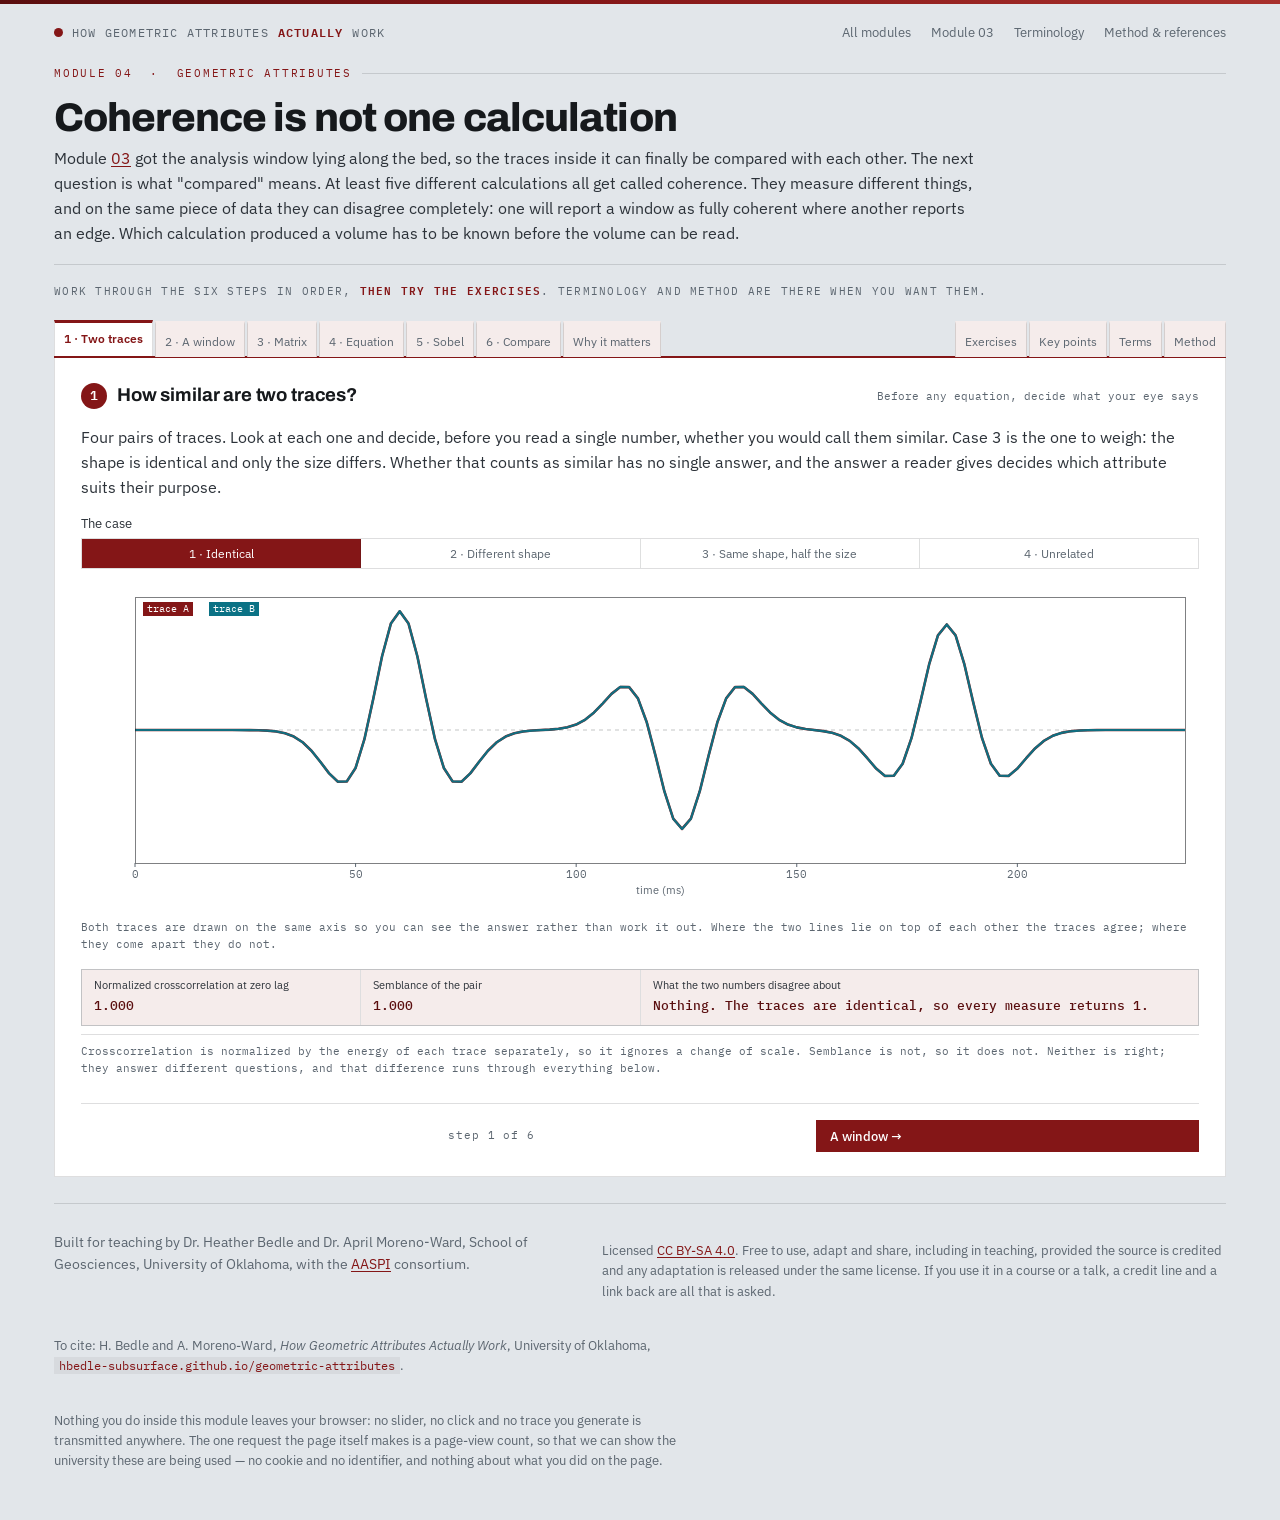
<file: modules/coherence.html>
<!DOCTYPE html>
<html lang="en">
<head>
<meta charset="utf-8">
<meta name="viewport" content="width=device-width, initial-scale=1">
<title>Coherence, similarity and variance | How Geometric Attributes Actually Work</title>
<meta name="description" content="What coherence actually measures: semblance, variance, eigenstructure, energy-ratio and Sobel-filter similarity computed on the same data, following the AASPI similarity3d documentation.">
<link rel="preconnect" href="https://fonts.googleapis.com">
<link rel="preconnect" href="https://fonts.gstatic.com" crossorigin>
<link href="https://fonts.googleapis.com/css2?family=Archivo:wght@600;700;800&family=IBM+Plex+Mono:wght@400;500&family=IBM+Plex+Sans:wght@400;500;600&display=swap" rel="stylesheet">
<link rel="stylesheet" href="../assets/style.css">
</head>
<body>

<div class="wrap">
  <header class="masthead">
    <a class="brand" href="../index.html"><span class="dot"></span>How geometric attributes <b>actually</b> work</a>
    <nav>
      <a href="../index.html">All modules</a>
      <a href="dipsteer.html">Module 03</a>
      <a href="#tabs" data-tab="pt">Terminology</a>
      <a href="#tabs" data-tab="pm">Method &amp; references</a>
    </nav>
  </header>

  <div class="mod-head">
    <p class="eyebrow">Module 04 &nbsp;·&nbsp; Geometric attributes</p>
    <h1>Coherence is not one calculation</h1>
    <p class="sub">Module <a href="dipsteer.html">03</a> got the analysis window lying along the bed, so
      the traces inside it can finally be compared with each other. The next question is what "compared"
      means. At least five different calculations all get called coherence. They measure different things, and on the same piece of data they can disagree completely: one will report a window as fully coherent where another reports an edge. Which calculation produced a volume has to be known before the volume can be read.</p>
  </div>

  <div class="labhead">
    <div class="labgrid">
      <div>
        <p class="cap">The analysis window <span>&mdash; the same data every step uses</span></p>
        <canvas id="c2win" aria-label="An analysis window of several traces"></canvas>
      </div>
      <div>
        <p class="cap">Change the traces <span>&mdash; results update as you drag</span></p>
        <div class="controls" id="winControls">
      <div class="ctl-col">
        <h2>How the traces differ</h2>
        <div class="ctl">
          <label for="amp">Amplitude changes sideways <span class="val" data-val="amp" id="ampV">none</span></label>
          <input type="range" data-key="amp" id="amp" min="0" max="90" step="2" value="0">
        </div>
        <p class="hint-line" style="margin:-8px 0 14px">The shape of the wavelet stays exactly the same;
          only how big it is changes from trace to trace. This happens constantly in real data — a bed
          thins, porosity changes, the reflection gets weaker.</p>
        <div class="ctl">
          <label for="phase">The shape itself changes <span class="val" data-val="phase" id="phaseV">none</span></label>
          <input type="range" data-key="phase" id="phase" min="0" max="180" step="5" value="0">
        </div>
        <p class="hint-line" style="margin:-8px 0 0">Now the wavelet is rotated a little more on each
          trace, so the traces are genuinely different shapes rather than different sizes. Watch which attributes respond to this and which responded to the slider above.</p>
      </div>
      <div class="ctl-col">
        <h2>Noise and gain</h2>
        <div class="ctl">
          <label for="noise">Noise <span class="val" data-val="noise" id="noiseV">none</span></label>
          <input type="range" data-key="noise" id="noise" min="0" max="60" step="2" value="0">
        </div>
        <div class="ctl">
          <label for="gain">Overall amplitude <span class="val" data-val="gain" id="gainV">1.0 ×</span></label>
          <input type="range" data-key="gain" id="gain" min="0.2" max="3" step="0.1" value="1">
        </div>
        <p class="hint-line" style="margin:-8px 0 0">Turns the whole window up or down together. Nothing
          about the traces' agreement changes, so watch which numbers stay put and which move.</p>
      </div>
      <div class="ctl-col">
        <h2>The window itself</h2>
        <div class="ctl">
          <label for="half">Traces used <span class="val" data-val="half" id="halfV">5 traces</span></label>
          <input type="range" data-key="half" id="half" min="1" max="5" step="1" value="2">
        </div>
        <div class="ctl">
          <label for="kHalf">Window height <span class="val" data-val="kHalf" id="kHalfV">± 16 ms</span></label>
          <input type="range" data-key="kHalf" id="kHalf" min="3" max="20" step="1" value="8">
        </div>
        <div class="ctl">
          <label>Draw traces as</label>
          <div class="seg" role="group" aria-label="Display style">
            <button type="button" id="dWig" aria-pressed="true">Wiggle</button>
            <button type="button" id="dCol" aria-pressed="false">Color</button>
          </div>
        </div>
        <button class="btn ghost small" id="resetBtn" type="button">Reset everything</button>
      </div>
    </div>
      </div>
    </div>
  </div>

  <p class="tabhint">Work through the six steps in order, <b>then try the exercises</b>.
    Terminology and method are there when you want them.</p>
  <nav class="tabs" id="tabs" role="tablist" aria-label="Module steps">
    <button role="tab" data-tab="p1" aria-selected="false">1 · Two traces</button>
    <button role="tab" data-tab="p2" aria-selected="false">2 · A window</button>
    <button role="tab" data-tab="p3" aria-selected="false">3 · Matrix</button>
    <button role="tab" data-tab="p4" aria-selected="false">4 · Equation</button>
    <button role="tab" data-tab="p5" aria-selected="false">5 · Sobel</button>
    <button role="tab" data-tab="p6" aria-selected="false">6 · Compare</button>
    <button role="tab" data-tab="pw" aria-selected="false">Why it matters</button>
    <span class="gap"></span>
    <button role="tab" data-tab="pe" aria-selected="false">Exercises</button>
    <button role="tab" data-tab="pk" aria-selected="false">Key points</button>
    <button role="tab" data-tab="pt" aria-selected="false">Terms</button>
    <button role="tab" data-tab="pm" aria-selected="false">Method</button>
  </nav>

  <section class="tabpane" id="p1" role="tabpanel" hidden>
    <div class="plot-head" style="margin-bottom:14px">
      <h3><span class="stepno">1</span>How similar are two traces?</h3>
      <span class="hint">Before any equation, decide what your eye says</span>
    </div>

        <p class="lede">
      Four pairs of traces. Look at each one and decide, before you read a single number, whether you would
      call them similar. Case 3 is the one to weigh: the shape is identical and only the size differs. Whether that counts as similar has no single answer, and the answer a reader gives decides which attribute suits their purpose.</p>

    <div class="ctl" style="margin-bottom:14px">
      <label>The case</label>
      <div class="seg" role="group" aria-label="Which pair of traces">
        <button type="button" data-case="0">1 · Identical</button>
        <button type="button" data-case="1">2 · Different shape</button>
        <button type="button" data-case="2">3 · Same shape, half the size</button>
        <button type="button" data-case="3">4 · Unrelated</button>
      </div>
    </div>

    <canvas id="c1" aria-label="Two seismic traces drawn on the same axis for comparison"></canvas>
    <p class="hint-line" style="margin:8px 0 0">Both traces are drawn on the same axis so you can see the
      answer rather than work it out. Where the two lines lie on top of each other the traces agree; where
      they come apart they do not.</p>

    <div class="stats">
      <div class="stat"><span>Normalized crosscorrelation at zero lag</span><b id="s1a">—</b></div>
      <div class="stat"><span>Semblance of the pair</span><b id="s1b">—</b></div>
      <div class="stat wide"><span>What the two numbers disagree about</span><b id="s1c">—</b></div>
    </div>
    <div class="legend prose">
      <span>Crosscorrelation is normalized by the energy of each trace separately, so it ignores a change of
        scale. Semblance is not, so it does not. Neither is right; they answer different questions, and that difference runs through everything below.</span>
    </div>
    </section>

  <section class="tabpane" id="p2" role="tabpanel" hidden>
    <div class="plot-head" style="margin-bottom:14px">
      <h3><span class="stepno">2</span>From two traces to a window</h3>
      <span class="hint">The question becomes: are these one event?</span>
    </div>

        <p class="lede">
      Real attributes do not work on pairs of traces. They work on a window of several at once, laid along
      the bed using the dip field from modules 01 to 03. The question becomes: can this whole window be
      described as one seismic event? Two long-standing ways of answering that are below, and the sliders
      above let you change the window in different ways to see how each one responds.</p>
    <ul class="lede" style="padding-left:20px">
      <li><b>Amplitude changes sideways.</b> The shape of the wavelet stays exactly the same; only how big
        it is changes from trace to trace. This happens constantly in real data — a bed thins, porosity
        changes, the reflection gets weaker.</li>
      <li><b>The shape itself changes.</b> Now the wavelet is rotated a little more on each trace, so the traces are genuinely different shapes rather than different sizes. Watch which attributes respond to this and which responded to the slider above.</li>
      <li><b>Noise</b>, because real traces never match perfectly, and it is worth knowing how much of the
        disagreement is only noise.</li>
      <li><b>Overall amplitude</b> turns the whole window up or down together. Nothing about how well the
        traces agree has changed, so watch which numbers stay put and which move.</li>
      <li><b>Traces used</b> and <b>window height</b> set how much data each answer rests on.</li>
    </ul>

    <div class="sec-row" id="row2">
      <div class="panel-col">
        <p class="sublabel"><b>2</b> Semblance and variance
          <span class="note">the same information, stated two ways round</span></p>
        <canvas id="c2bar" aria-label="Semblance and variance for the window"></canvas>
      </div>
    </div>


    <div class="stats">
      <div class="stat key"><span>Semblance</span><b id="s2a">—</b></div>
      <div class="stat"><span>Variance (the normalized form, 1 − semblance)</span><b id="s2b">—</b></div>
      <div class="stat"><span>Raw variance about the mean trace</span><b id="s2c">—</b></div>
      <div class="stat wide"><span>Why the raw number is a problem</span><b id="s2d">—</b></div>
    </div>
    <div class="legend prose">
      <span><b>A note on the word.</b> Semblance and variance here are two ways of saying the same thing:
        variance is what is left over when semblance is subtracted from one, so a coherent window has high
        semblance and low variance. Packages that display a "variance" attribute display this normalized
        form. The raw statistical variance shown above is a different quantity — it depends on how loud the
        data is, not just on how well the traces match — which is why it is not used directly.</span>
    </div>
    </section>

  <section class="tabpane" id="p3" role="tabpanel" hidden>
    <div class="plot-head" style="margin-bottom:14px">
      <h3><span class="stepno">3</span>One matrix underneath all of it</h3>
      <span class="hint">The covariance matrix and its eigenvalues</span>
    </div>

        <p class="lede">
      Here is the idea that ties nearly all of these attributes together. Except for the Sobel filter, every
      one of them is built from a single object: a covariance matrix. Entry <span class="k">C(m,n)</span> is trace m multiplied by trace n, sample by sample, summed
      down the window. A window of J traces gives a J-by-J table of those products, and the diagonal
      <span class="k">C(m,m)</span> is simply the energy of trace m. Two traces that rise and fall together
      give a large positive entry; two that are unrelated give an entry near zero. The matrix is built from
      the <b>analytic trace</b>, meaning the amplitude together with its Hilbert transform, which keeps the
      estimate steady where the amplitude happens to pass through zero.</p>
    <p class="lede">
      <b>What an eigenvector is, for this purpose.</b> Ask a different question: is there a single waveform
      that, scaled up or down trace by trace, could account for the whole window? An eigenvector is a
      candidate set of those scale factors — one weight per trace. The <b>first eigenvector</b> is the set
      of weights that accounts for as much of the window's energy as any set can, and it is what panel 3
      draws: read it as "trace 1 needs this much of the common waveform, trace 2 this much", and so on.</p>
    <p class="lede">
      <b>And an eigenvalue is how much that explained.</b> Each eigenvector comes with a number saying how
      much of the total energy it accounts for, and the numbers add up to the total. So if one waveform
      really does describe the window, λ₁ takes nearly everything and the rest are near zero. If the traces
      are unrelated, no single waveform helps much and the energy is spread across all of them. Panel 2
      shows each eigenvalue as a share of the total, which is why the bars always sum to 1.</p>

    <div class="sec-row" id="row3">
      <div class="panel-col">
        <p class="sublabel"><b>1</b> The covariance matrix
          <span class="note">J × J, one cell per pair of traces</span></p>
        <canvas id="c3mat" aria-label="The covariance matrix of the analysis window"></canvas>
      </div>
      <div class="panel-col">
        <p class="sublabel"><b>2</b> Its eigenvalues
          <span class="note">how the energy is distributed</span></p>
        <canvas id="c3eig" aria-label="Eigenvalues of the covariance matrix"></canvas>
      </div>
      <div class="panel-col">
        <p class="sublabel"><b>3</b> The first eigenvector
          <span class="note">the common pattern across the traces</span></p>
        <canvas id="c3vec" aria-label="The first eigenvector of the covariance matrix"></canvas>
      </div>
    </div>

    <div class="stats">
      <div class="stat"><span>Total energy in the window</span><b id="s3a">—</b></div>
      <div class="stat key"><span>λ₁ as a share of the total</span><b id="s3b">—</b></div>
      <div class="stat"><span>λ₂ as a share</span><b id="s3c">—</b></div>
      <div class="stat wide"><span>Reading the eigenvalues</span><b id="s3d">—</b></div>
    </div>
    </section>

  <section class="tabpane" id="p4" role="tabpanel" hidden>
    <div class="plot-head" style="margin-bottom:14px">
      <h3><span class="stepno">4</span>One equation, three named attributes</h3>
      <span class="hint">The difference is a single vector</span>
    </div>

        <p class="lede">
      AASPI defines <b>outer-product similarity</b> as <span class="k">c = rᵀ C r / E</span>, where C is the
      covariance matrix from step 3, E is the total energy in the window, and r is a <b>test vector</b>: one
      weight per trace, the same shape as an eigenvector.</p>
    <p class="lede">
      Read it as a question. You are proposing a set of weights and asking how much of the window's energy
      that proposal accounts for. The quantity <span class="k">rᵀ C r</span> is the energy explained by your
      proposal; dividing by E turns it into a fraction between 0 and 1. So the answer is always "this share
      of the window is described by the pattern I suggested".</p>
    <p class="lede">Several attributes that were published separately, under different names and in
      different decades, turn out to be this one equation with different proposals for r.</p>
    <ul style="margin:0 0 14px;padding-left:20px;font-size:15px;color:var(--ink-soft);">
      <li style="margin-bottom:6px">Propose that every trace contributes equally — r a constant vector —
        and the answer is a <b>semblance</b> estimate of coherence. You are asking how much of the window is
        explained by the traces simply being the same as each other.</li>
      <li style="margin-bottom:6px">Propose the first eigenvector, which step 3 showed is the best possible
        set of weights, and the answer is <b>eigenstructure coherence</b>. Since no proposal can explain
        more, this is the largest value the equation can return, and it works out to λ₁ divided by the sum
        of the eigenvalues.</li>
      <li>Propose the <b>center sample vector</b> and you get the third option AASPI offers. That name
        needs unpacking. Pick the one sample you are actually computing the attribute at, and read the
        amplitude of every trace in the window at that instant — five traces gives five numbers. Those
        numbers are the center sample vector. Using them as r asks a pointed question: how much of the whole
        window looks like this one instant across the traces? It costs nothing to compute, because you
        already have those amplitudes, whereas the first eigenvector has to be solved for.</li>
      <li>Try each in turn and watch the weights in panel 1 change shape. On clean data all three land in
        much the same place; it is when the window is noisy or the amplitudes vary that they separate.</li>
    </ul>

    <div class="ctl" style="margin-bottom:14px">
      <label>Test vector r</label>
      <div class="seg" role="group" aria-label="Which test vector">
        <button type="button" data-r="const">Constant → semblance</button>
        <button type="button" data-r="eig">First eigenvector → eigenstructure</button>
        <button type="button" data-r="center">Center sample vector</button>
      </div>
    </div>

    <div class="sec-row" id="row4">
      <div class="panel-col">
        <p class="sublabel"><b>1</b> The test vector you chose
          <span class="note">one weight per trace</span></p>
        <canvas id="c4r" aria-label="The test vector currently selected"></canvas>
      </div>
      <div class="panel-col">
        <p class="sublabel"><b>2</b> The whole family on this window
          <span class="note">same data, same window, same matrix</span></p>
        <canvas id="c4bars" aria-label="All similarity attributes computed on the current window"></canvas>
      </div>
    </div>

    <div class="ctl" style="margin-top:14px;max-width:520px">
      <label for="npc">Principal components kept, L <span class="val" data-val="npc" id="npcV">1</span></label>
      <input type="range" data-key="npc" id="npc" min="1" max="5" step="1" value="1">
    </div>
    <p class="hint-line" style="margin:-8px 0 12px;">
      <b>Energy-ratio coherence</b> is the energy of the Karhunen–Loève filtered data over the total energy.
      The Karhunen–Loève filter rebuilds the window from its first L eigenvectors alone and throws the rest
      away, so it is a way of keeping only the part of the window that several traces have in common.
      Because the eigenvectors are orthonormal, keeping L components retains exactly the first L
      eigenvalues, so with L = 1 it is numerically identical to eigenstructure coherence. Raise L and
      everything starts to look coherent, because you are keeping more of the window as "signal".</p>

    <div class="stats">
      <div class="stat"><span>Outer product with your r</span><b id="s4a">—</b></div>
      <div class="stat"><span>Semblance</span><b id="s4b">—</b></div>
      <div class="stat key"><span>Eigenstructure</span><b id="s4c">—</b></div>
      <div class="stat key"><span>Energy ratio at this L</span><b id="s4d">—</b></div>
      <div class="stat wide"><span>Where they disagree</span><b id="s4e">—</b></div>
    </div>
    </section>

  <section class="tabpane" id="p5" role="tabpanel" hidden>
    <div class="plot-head" style="margin-bottom:14px">
      <h3><span class="stepno">5</span>Sobel: the one that is not a covariance</h3>
      <span class="hint">An image-processing edge detector, steered along dip</span>
    </div>

        <p class="lede">
      This one is the odd one out, and it is worth knowing why. The Sobel filter comes from image
      processing, not from seismic statistics. AASPI describes its version as the magnitude of the inline and crossline derivatives of amplitude along structural dip,
      normalized by the same derivatives taken on absolute values. It never builds a covariance matrix and
      it has no concept of a common waveform. It simply asks how fast amplitude is changing sideways, which
      makes it respond strongly to a change in size that the eigenvalue-based attributes ignore entirely.</p>

    <canvas id="c5" aria-label="Sobel edge response compared with the covariance-based attributes"></canvas>

    <div class="legend prose">
      <span><b>Sign convention.</b> Written out as an edge detector, the equation gives a value near 0
        where the traces are identical and near 1 across an edge. Displayed as a similarity, where 1 means
        coherent, it is one minus that. Both are shown here because either can turn up under the name
        <span class="k">sobel_filter_similarity</span>, and reading a map with the sign the wrong way round
        turns every fault into a background and every background into a fault. This 2D page implements the
        inline term only; a 3D implementation uses inline and crossline.</span>
    </div>
    </section>

  <section class="tabpane" id="p6" role="tabpanel" hidden>
    <div class="plot-head" style="margin-bottom:14px">
      <h3><span class="stepno">6</span>The same data, five problems, five attributes</h3>
      <span class="hint">Where the algorithms part company</span>
    </div>

        <p class="lede">
      One synthetic line, flat-lying so that steering is not a factor, divided into five
      zones of forty traces each. The zones are boxed and named along the top. Every zone has a sharp edge down its
      middle — vertical in zones 2, 3 and 4, and a realistically dipping fault plane in zone 5 — and every edge is a different kind of problem: zone 1 has no problem at all and is the
      control, zone 2 changes amplitude across the edge without changing the waveform, zone 3 changes the
      waveform without changing its size, zone 4 has noise added to its right-hand half, and zone 5 is a
      fault with 16 ms of throw. Every attribute is computed at every sample with the same window.</p>

    <canvas id="c6seis" aria-label="The five-zone synthetic line"></canvas>

    <div class="ctl" style="margin:16px 0 10px">
      <label>Draw the seismic as</label>
      <div class="seg" role="group" aria-label="Display style for the zone panel">
        <button type="button" id="zWig" aria-pressed="true">Wiggle</button>
        <button type="button" id="zCol" aria-pressed="false">Color</button>
      </div>
    </div>

    <p class="lede" style="margin-top:12px"><b>A note on the L slider before you reach for it.</b> The
      window here holds five traces, so five principal components describe it completely. Keeping all five
      reconstructs the window exactly and the energy ratio is 1.000 everywhere by definition; keeping four
      is already within half a percent of that across the whole line. The panel goes uniformly white, and
      that is the attribute reporting that it has stopped distinguishing anything rather than the display
      failing. The readout under the panel gives the range, so the collapse can be watched as a number
      rather than guessed at from a blank rectangle. L = 1 and L = 2 are where the attribute does
      something.</p>

    <div class="ctl" style="margin:16px 0 10px;max-width:520px">
      <label for="npc6">Principal components kept, L
        <span class="val" data-val="npc" id="npc6V">1 of 5</span></label>
      <input type="range" data-key="npc" id="npc6" min="1" max="5" step="1" value="1">
    </div>

    <div class="ctl" style="margin:16px 0 10px">
      <label>Attribute displayed</label>
      <div class="seg" role="group" aria-label="Which attribute to display">
        <button type="button" data-attr="semb">Semblance</button>
        <button type="button" data-attr="eig">Eigenstructure</button>
        <button type="button" data-attr="er">Energy ratio</button>
        <button type="button" data-attr="var">Variance</button>
        <button type="button" data-attr="sob">Sobel edge</button>
      </div>
    </div>

    <canvas id="c6attr" aria-label="The selected attribute over the five-zone line"></canvas>

    <div class="stats">
      <div class="stat"><span>Range of the displayed attribute across the line</span><b id="s6d">&mdash;</b></div>
      <div class="stat"><span>What the panel is showing</span><b id="s6e">&mdash;</b></div>
    </div>


    <div class="legend prose">
      <span><b>Two of these five are copies, and that is the point.</b> Variance here is defined as one
        minus semblance, so it correlates with semblance at exactly &minus;1.000: the same volume with the
        sign flipped, adding no information whatever. Energy ratio at <b>L = 1</b> is mathematically
        identical to eigenstructure &mdash; not similar, identical, agreeing to the last bit at every one of
        the 8,500 samples on this line. Raise L above 1 with the slider above and they separate: at the fault,
        energy ratio climbs toward 1 as L goes 1, 2, 3 while eigenstructure stays where it was, and across
        the whole line their correlation falls to around two thirds. Zone 2 is the exception and worth pausing on
        &mdash; its covariance matrix is rank one, so there is no second eigenvalue for a second component
        to keep, and no value of L changes anything. Sobel is the interesting near-copy: allowing for its
        opposite sign it tracks semblance at about 0.95, because both are amplitude-sensitive, so on this
        data it carries almost the same information by a completely different route. The genuinely
        independent pair is semblance against eigenstructure, which correlate at around 0.85 — high, but
        the lowest figure on the page. Running five of them does not give five independent measurements.</span>
    </div>

    <div class="legend prose">
      <span>This step has its own model and its own controls, which is why the analysis-window panel at the
        top of the module is not shown here: amplitude change, phase rotation and the rest describe the
        single window of steps 2 to 5, and there is no single window on this line. The two controls above
        the panel are the ones that apply.
        Semblance, eigenstructure and energy ratio run 0 to 1 and share a gray scale, so they can be
        compared directly. Variance runs the other way, dark where the others are light, because it is what
        is left when semblance is taken from one. The Sobel panel cannot: it is an edge response, high where the others
        are low, and it is plotted on its own scale. Putting a common color bar on attributes that do not
        share a range or a sign is one of the easiest ways to mislead yourself.</span>
    </div>

    <div class="stats" style="margin-top:14px">
      <div class="stat wide"><span>At the amplitude step, zone 2</span><b id="s6a">—</b></div>
      <div class="stat wide"><span>At the fault, zone 5</span><b id="s6b">—</b></div>
      <div class="stat wide"><span>What that means when you choose one</span><b id="s6c">—</b></div>
    </div>
    </section>

  <section class="tabpane" id="pw" role="tabpanel" hidden>
    <div class="plot-head" style="margin-bottom:14px">
      <h3><span class="stepno">?</span>Why the choice of algorithm is yours to make</h3>
      <span class="hint">What these attributes are used for, and how they mislead</span>
    </div>
    <p class="lede">Coherence is the most heavily used discontinuity attribute in structural interpretation. It is what turns a volume into
      a fault map, and on a time slice it does something no vertical section can: it shows a fault's
      <em>trace</em>, the line it makes in map view, so you can follow it, see where it branches, and see
      how it relates to its neighbors.</p>

    <h2 style="font-family:var(--mono);font-size:10.5px;letter-spacing:.15em;text-transform:uppercase;color:var(--crimson);margin:24px 0 12px;padding-bottom:8px;border-bottom:1px solid var(--rule)">
      What it is used for</h2>
    <ul class="lede" style="padding-left:20px">
      <li><b>Faults.</b> Mapping them, counting them, and feeding them to an automatic fault extractor. Most
        fault-surface software takes a discontinuity volume as its input, so the quality of your coherence
        sets the ceiling on the quality of the fault framework.</li>
      <li><b>Channels, fans and reef margins.</b> A channel edge is a discontinuity even where there is no
        structural relief at all, which is why a coherence time slice can show a meander belt in a single
        picture.</li>
      <li><b>Data quality control.</b> Several processing and acquisition problems show up as coherence
        anomalies: acquisition footprint (a regular pattern left by the shot and receiver geometry), bad
        traces, migration smiles (arcs left where migration was run with the wrong velocity) and statics
        problems (trace-to-trace time shifts from the near surface). They show up in patterns — regular
        stripes, survey-edge effects, a single dark trace — that geology does not make.</li>
      <li><b>As an input to other things.</b> Coherent energy from the same calculation drives amplitude
        curvature in module 07, and coherence is a standard input to fault-likelihood volumes and to
        structure-oriented filtering.</li>
    </ul>

    <h2 style="font-family:var(--mono);font-size:10.5px;letter-spacing:.15em;text-transform:uppercase;color:var(--crimson);margin:24px 0 12px;padding-bottom:8px;border-bottom:1px solid var(--rule)">
      Which one to run</h2>
    <p class="lede">The practical question is which one to run. The dividing line is
      <b>amplitude</b>. Energy ratio and eigenstructure are blind to a pure change of amplitude; semblance
      and Sobel are not. So:</p>
    <ul class="lede" style="padding-left:20px">
      <li>Mapping <b>faults</b>, especially where reflection strength fades into the fault zone: the
        eigenvalue-based attributes hold the edge together where semblance blurs it.</li>
      <li>Mapping <b>internal architecture</b> in a thin channel, where the waveform is constant and only
        the amplitude changes: energy ratio will show you nothing and semblance will show you the edges.
        Step 6 has energy ratio reading exactly 1.000 at an amplitude edge that semblance calls about 0.8.</li>
      <li>Not sure: run two and compare. Where they agree you have a discontinuity in both waveform and
        amplitude; where they disagree, the disagreement itself tells you which one it is.</li>
    </ul>

    <h2 style="font-family:var(--mono);font-size:10.5px;letter-spacing:.15em;text-transform:uppercase;color:var(--crimson);margin:24px 0 12px;padding-bottom:8px;border-bottom:1px solid var(--rule)">
      And the discipline that goes with it</h2>
    <p class="lede">Low coherence means one thing only: the traces in this window stopped looking alike.
      Zone 4 in step 6 shows why: every attribute goes dark there, and there is no fault,
      no stratigraphic edge and no geology of any kind, only noise. Nothing in the number distinguishes it
      from the fault two zones along.</p>
    <p class="lede">So a dark lineament earns its interpretation from context rather than from its value:
      whether it is planar, whether it persists across many time slices, whether it lines up with structure
      you can see on the section, and whether it behaves the way the different algorithms predict it should.
      A number without its algorithm, its window and its dip field is not interpretable.</p>
    <div class="legend prose">
      <span>None of these attributes finds faults. They find places where neighboring
        traces disagree. Deciding which of those places are faults is the interpretation, and it is
        yours.</span>
    </div>
  </section>

  <section class="tabpane" id="pe" role="tabpanel" hidden>
<div class="tryit" style="max-width:none">
      <h3>Exercises</h3>
      <ol>
        <li><b>Make the two attributes disagree completely.</b> In step 2, set the amplitude change to 65%
          and leave the waveform change at zero. Then read semblance and eigenstructure in step 4.
          <details class="reveal"><summary>Hint</summary><span class="ans">Eigenstructure and energy ratio read exactly 1.000 while semblance reads about
            0.9. Push the amplitude change to 80% and semblance falls further while the other two do not
            move at all.
            This is not a bug in either. If every trace is the same waveform at a different size, the whole
            window is one pattern scaled trace by trace, so the covariance matrix has a single non-zero
            eigenvalue and the eigenvalue-based attributes correctly report one coherent event. Semblance
            compares each trace with the average trace, and a half-size trace is not the average trace.
            AASPI states this explicitly: energy ratio measures lateral changes in waveform but is
            independent of amplitude, while semblance is sensitive to both.</span></details></li>
        <li><b>Watch the eigenvalues collapse to one.</b> With the amplitude change still at 65%, look at
          the eigenvalue panel in step 3.
          <details class="reveal"><summary>Hint</summary><span class="ans">λ₁ holds essentially all the energy and λ₂ onwards are at the level of rounding
            error: the readout shows λ₁ holding 100.00% of the energy and λ₂ holding 0.00%. The matrix is
            rank one. That is the mathematical statement of "same waveform, different size", and it is why
            the ratio λ₁ / Σλ cannot see the amplitude change. Now add a waveform change and a second eigenvalue becomes non-zero immediately.</span></details></li>
        <li><b>Turn the gain up and down.</b> First set the waveform change to about 40°, so that there is
          something for the variance to measure. Then move the overall amplitude slider from 0.2 to 3 and
          watch the three numbers underneath.
          <details class="reveal"><summary>Hint</summary><span class="ans">Semblance does not move, and neither does the normalized variance, because both
            are ratios of energies and the scale cancels exactly. The raw variance changes by a factor of
            225 over the sweep, which is 15 squared — the gain slider spans a factor of 15, and variance
            goes as the square of amplitude. That is why raw statistical
            variance is not usable as a seismic attribute and why packages displaying "variance" display a
            normalized form. It is also the reminder that a bright reflector and a dim one can be equally
            coherent.</span></details></li>
        <li><b>Raise L and watch coherence appear from nowhere.</b> In step 4, set the noise in step 2 to
          about 40% and then move L from 1 to 3.
          <details class="reveal"><summary>Hint</summary><span class="ans">Energy ratio climbs from under 0.8 at L = 1 to nearly 1 by L = 3, without the
            data changing at all. Keeping more principal components means calling more of the window "signal", so of course
            more of it looks coherent. AASPI notes that for small windows of 5 or 9 traces the first
            component usually represents more than 95% of the variability, and that L = 2 or 3 is intended
            for windows of 25 traces or more. Using a large L on a small window removes the anomaly being looked for.</span></details></li>
        <li><b>Find the case where they rank the opposite way round.</b> In step 6, compare zone 2 with
          zone 5 across all five attributes.
          <details class="reveal"><summary>Hint</summary><span class="ans">At the amplitude edge semblance reads about 0.8 and energy ratio exactly 1.00:
            semblance sees an edge, energy ratio sees nothing at all. At the fault semblance drops below 0.5
            while energy ratio stays above 0.8: both see something, but semblance far more strongly. So the two attributes do not simply differ
            in sharpness, they order the two features differently. If you are mapping architectural elements
            inside a thin channel, where the waveform is constant and only amplitude changes, energy ratio
            will show you nothing and semblance will show you the edges — which is exactly the end member
            AASPI identifies.</span></details></li>
        <li><b>Check that low coherence is not the same as a fault.</b> In step 6, look at the noise zone in
          each attribute.
          <details class="reveal"><summary>Hint</summary><span class="ans">Every attribute goes dark in zone 4, and there is no fault there, no
            stratigraphic edge and no geology of any kind — only noise. Nothing in the number distinguishes
            it from zone 5. That distinction has to come from you, from the seismic itself, and from whether
            the anomaly is planar, laterally persistent and consistent between attributes.</span></details></li>
      </ol>
    </div>
  </section>

  <section class="tabpane" id="pk" role="tabpanel" hidden>
<div class="takeaway" style="max-width:none">
      <h3>The main points</h3>
      <ul>
        <li><b>Coherence names a family, not a formula.</b> Semblance, eigenstructure, energy ratio, variance
          and Sobel all get called coherence and all measure something different.</li>
        <li><b>Most of them are one equation with a different test vector.</b> Outer-product similarity with
          a constant vector is semblance; with the first eigenvector it is eigenstructure.</li>
        <li><b>The dividing line is amplitude.</b> Eigenstructure and energy ratio are blind to a pure change
          of amplitude; semblance and Sobel are not. Which behavior you want depends on what you are
          mapping.</li>
        <li><b>A number without its algorithm is not interpretable.</b> "Coherence is 0.8" says nothing
          until you know which one, over what window, with what L.</li>
        <li><b>Low coherence means a local loss of waveform similarity, nothing more.</b> Faults are one
          cause. Noise, acquisition footprint, processing artifacts, amplitude changes, tuning effects
          (interference between reflections from a bed thinner than the wavelet) and a poor dip estimate
          all produce it too.</li>
        <li><b>Do not share a color bar between attributes that do not share a range or a sign.</b> An edge
          response and a similarity are not the same quantity even when both happen to run 0 to 1.</li>
      </ul>
      </div>
  </section>

  <section class="tabpane" id="pt" role="tabpanel" hidden>
    <div class="plot-head" style="margin-bottom:14px">
      <h3><span class="stepno ref">?</span>Terminology, and who owns which word</h3>
      <span class="hint">These names are not standardized</span>
    </div>

        <p class="lede">
      AASPI notes that the coherence family acquired many of its names to avoid conflicts with the original
      Amoco patents rather than because the algorithms differ. Check which definition your software means
      before comparing two volumes or two papers.</p>
    <div style="overflow-x:auto">
      <table style="width:100%;border-collapse:collapse;font-size:14px">
        <thead>
          <tr style="text-align:left;border-bottom:1px solid var(--rule)">
            <th style="padding:8px 10px 8px 0;font-family:var(--mono);font-size:10.5px;letter-spacing:.1em;text-transform:uppercase;color:var(--crimson)">Term</th>
            <th style="padding:8px 10px;font-family:var(--mono);font-size:10.5px;letter-spacing:.1em;text-transform:uppercase;color:var(--crimson)">What it means here</th>
            <th style="padding:8px 0 8px 10px;font-family:var(--mono);font-size:10.5px;letter-spacing:.1em;text-transform:uppercase;color:var(--crimson)">Whose word</th>
          </tr>
        </thead>
        <tbody id="termBody"></tbody>
      </table>
    </div>
    </section>

  <section class="tabpane" id="pm" role="tabpanel" hidden>
  <details class="notes" id="notes" open>
    <summary>Method, sources, and what has been simplified</summary>
    <p><b>Source.</b> The definitions on this page are taken from AASPI, <em>Geometric Attributes: Program
      similarity3d</em>, Attribute-Assisted Seismic Processing and Interpretation, University of Oklahoma,
      13 June 2022, and are cited by that document's equation numbers below. Nothing here has been
      substituted for something easier to implement.</p>
    <p><b>Covariance matrix</b>, equations 1a and 1b: built from 2K+1 sample vectors through the amplitude
      and a further 2K+1 through its Hilbert transform. The quadrature vectors occupy the same window, so
      they do not change vertical resolution, but they stabilize the estimate near amplitude zero crossings
      and suppress the artifact known as structural leakage. The optional per-sample taper of equation 1b
      and the sample-vector balancing option are not implemented here.</p>
    <p><b>Semblance</b>, equation 11: the energy of the average trace over the average of the energies of
      the individual traces. <b>Outer-product similarity</b>, equation 12: c = rᵀCr / E_tot, with the test
      vector of equation 13 giving semblance and r = v⁽¹⁾ giving eigenstructure. <b>Eigenstructure
      coherence</b>, equation 9, from Gersztenkorn and Marfurt (1999): λ₁ / Σλⱼ. <b>Energy-ratio
      coherence</b>, equation 10: E_coh / E_tot, with the two energies defined by equations 7 and 8.</p>
    <p><b>One derivation is mine, not the document's.</b> AASPI describes energy ratio as closely related to
      but slightly more general than eigenstructure. Because the eigenvectors are orthonormal, the energy
      retained by keeping the first L principal components is exactly the sum of the first L eigenvalues, so
      for an untapered, unbalanced window the two are numerically identical at L = 1. The extra generality
      is L > 1 and the tapered, balanced windows used for data-adaptive analysis. This page computes energy
      ratio that way; the equality is checked to nine decimal places.</p>
    <p><b>Sobel-filter similarity</b>, equation 15, with two departures stated in step 5. This is a 2D
      page, so only the inline derivative term exists where a 3D implementation uses inline and crossline.
      And the equation as written returns a value near zero for identical traces, which makes it an edge
      response rather than a similarity; the similarity form is one minus it. Both are displayed rather
      than picking one, because the sign a package uses is not something you can infer from the name.</p>
    <p><b>Where the family starts.</b> Bahorich and Farmer (1995) introduced the first member of it, a
      crosscorrelation coherence: correlate the trace at the analysis point against its inline and
      crossline neighbors, take the peak of each correlation over a range of lags, and combine the two.
      Using three traces made it cheap enough to run on a whole volume in 1995, and the lag search was
      doing the job that a dip field does in every later member. It is not implemented here — the
      semblance scan of module 01 is the same idea done better — but it is where the names in the
      terminology table come from.</p>
    <p><b>Variance is not an AASPI attribute.</b> Program similarity3d does not output one. AASPI lists
      variance among the names the coherence family has acquired, some algorithmic and some simply renaming.
      The normalized form shown here follows the generic usage described in the SEG Wiki entry on coherence,
      where variance is mathematically close to 1 − semblance. The raw statistical variance is shown
      alongside it only to demonstrate why the normalized form is the one that gets used.</p>
    <p><b>Other simplifications.</b> The line in step 6 is flat, so dip steering is not a factor and the
      module can concentrate on the comparison; module 03 covers what happens otherwise. The multispectral
      forms, the amplitude gradients, the Laplacian filters, the data-adaptive windows and the
      structure-oriented filtering that similarity3d also provides are all left out.</p>
    <ul>
      <li>AASPI, 2022, <em>Geometric Attributes: Program similarity3d</em>: University of Oklahoma —
        <a href="https://mcee.ou.edu/aaspi/documentation/Geometric_Attributes-similarity3d.pdf">documentation (pdf)</a>.</li>
      <li>Bahorich, M. S., and S. L. Farmer, 1995, 3D seismic coherency for faults and stratigraphic
        features: <em>The Leading Edge</em>, 14, 1053–1058.</li>
      <li>Marfurt, K. J., R. L. Kirlin, S. L. Farmer, and M. S. Bahorich, 1998, 3-D seismic attributes using
        a semblance-based coherency algorithm: <em>Geophysics</em>, 63, 1150–1165.</li>
      <li>Gersztenkorn, A., and K. J. Marfurt, 1999, Eigenstructure-based coherence computation as an aid to
        3-D structural and stratigraphic mapping: <em>Geophysics</em>, 64, 1468–1479.</li>
      <li>Luo, Y., S. al-Dossary, M. Marhoon, and M. Alfaraj, 2003, Generalized Hilbert transform and its
        application in geophysics: <em>The Leading Edge</em>, 22, 198–202.</li>
      <li>Chopra, S., and K. J. Marfurt, 2007, <em>Seismic Attributes for Prospect Identification and
        Reservoir Characterization</em>: SEG Geophysical Development Series, 11.</li>
      <li>Kirlin, R. L., and W. J. Done, 1999, <em>Covariance Analysis for Seismic Signal Processing</em>:
        SEG Geophysical Developments Series.</li>
      <li>Barnes, A. E., 2007, Redundant and useless seismic attributes: <em>Geophysics</em>, 72, P33–P38.</li>
    </ul>
  </details>

  </section>

  <section class="nextup" id="nextup" hidden>
    <p class="eyebrow">Next up</p>
    <h3><a href="curvature.html">05 · Structural curvature</a></h3>
    <p>Coherence asks whether the reflector is broken. The next module asks whether it is bent. Curvature is
      the rate at which the dip field of modules 01 to 03 changes from trace to trace, so it responds to
      folds and flexures that coherence is blind to, including faults too small to break a reflector.</p>
    <a class="btn" href="curvature.html">Open module 05 →</a>
    <a class="btn ghost" href="../index.html">All modules</a>
  </section>

  <div class="pager" id="pager" hidden>
    <a class="btn ghost" href="dipsteer.html">← Module 03: dip steering</a>
    <a class="btn" href="curvature.html">Next: structural curvature →</a>
  </div>

  <footer>
    <div class="foot-grid">
      <p>Built for teaching by Dr. Heather Bedle and Dr. April Moreno-Ward, School of Geosciences,
        University of Oklahoma, with the
        <a href="https://www.ou.edu/mcee/labs/aaspi">AASPI</a> consortium.</p>
      <p class="lic">Licensed <a href="https://creativecommons.org/licenses/by-sa/4.0/">CC BY-SA 4.0</a>.
        Free to use, adapt and share, including in teaching, provided the source is credited and any
        adaptation is released under the same license. If you use it in a course or a talk, a credit line
        and a link back are all that is asked.</p>
      <p class="lic">To cite: H. Bedle and A. Moreno-Ward, <i>How Geometric Attributes Actually Work</i>, University of
        Oklahoma, <span class="k">hbedle-subsurface.github.io/geometric-attributes</span>.</p>
      <p class="lic">Nothing you do inside this module leaves your browser: no slider, no click and no
        trace you generate is transmitted anywhere. The one request the page itself makes is a page-view
        count, so that we can show the university these are being used &mdash; no cookie and no
        identifier, and nothing about what you did on the page.</p>
    </div>
  </footer>
</div>

<script src="../assets/count.js"></script>
<script src="../assets/popout.js"></script>
<script src="../assets/panelout.js"></script>
<script src="../assets/seismic.js"></script>
<script src="../assets/attributes.js"></script>
<script>
(function () {
  'use strict';

  if (typeof SEIS === 'undefined' || typeof ATTR === 'undefined') {
    const missing = [];
    if (typeof SEIS === 'undefined') missing.push('assets/seismic.js');
    if (typeof ATTR === 'undefined') missing.push('assets/attributes.js');
    const el = document.createElement('div');
    el.setAttribute('style', 'background:#841617;color:#fff;padding:14px 18px;margin:16px 0;' +
      'font:13px/1.6 ui-monospace,Menlo,monospace');
    el.textContent = 'This module could not load ' + missing.join(' and ') +
      '. It expects them one directory up, at ../assets/, and file names are ' +
      'case-sensitive on GitHub Pages.';
    const w = document.querySelector('.wrap');
    (w || document.body).insertBefore(el, w ? w.firstChild : null);
    return;
  }

  /* ---------------------------------------------------------------------
     The coherence-family maths arrived with a later assets/attributes.js,
     and the Hilbert transform with a later assets/seismic.js. Everything
     needed is defined here as a fallback, built only on functions that have
     been in those files from the start, so this module runs against any
     version of them and picks up the shared code when it is present.
     --------------------------------------------------------------------- */

  const hilbert = SEIS.hilbert || function (x) {
    const n0 = x.length;
    let n = 1;
    while (n < 2 * n0) n *= 2;
    const re = new Float64Array(n), im = new Float64Array(n);
    for (let i = 0; i < n0; i++) re[i] = x[i];
    SEIS.fft(re, im, false);
    for (let k = 1; k < n; k++) {
      if (k === n / 2) continue;
      if (k < n / 2) { re[k] *= 2; im[k] *= 2; } else { re[k] = 0; im[k] = 0; }
    }
    SEIS.fft(re, im, true);
    const out = new Float32Array(n0);
    for (let i = 0; i < n0; i++) out[i] = im[i];
    return out;
  };

  const covarianceAnalytic = ATTR.covarianceAnalytic || function (d, dH, J, K) {
    const C = new Float64Array(J * J);
    for (let m = 0; m < J; m++) {
      for (let n = m; n < J; n++) {
        let sum = 0;
        for (let k = 0; k < K; k++) {
          sum += d[m * K + k] * d[n * K + k] + dH[m * K + k] * dH[n * K + k];
        }
        C[m * J + n] = sum; C[n * J + m] = sum;
      }
    }
    return C;
  };

  const totalEnergy = ATTR.totalEnergy || function (C, J) {
    let e = 0;
    for (let m = 0; m < J; m++) e += C[m * J + m];
    return e;
  };

  const jacobiEigen = ATTR.jacobiEigen || function (Cin, J) {
    const A = Float64Array.from(Cin);
    const V = new Float64Array(J * J);
    for (let i = 0; i < J; i++) V[i * J + i] = 1;
    for (let sweep = 0; sweep < 60; sweep++) {
      let off = 0;
      for (let p = 0; p < J; p++) for (let q = p + 1; q < J; q++) off += A[p * J + q] * A[p * J + q];
      if (off < 1e-22) break;
      for (let p = 0; p < J; p++) {
        for (let q = p + 1; q < J; q++) {
          const apq = A[p * J + q];
          if (Math.abs(apq) < 1e-24) continue;
          const th = (A[q * J + q] - A[p * J + p]) / (2 * apq);
          const t = Math.sign(th || 1) / (Math.abs(th) + Math.sqrt(th * th + 1));
          const c = 1 / Math.sqrt(t * t + 1), sn = t * c;
          for (let k = 0; k < J; k++) {
            const akp = A[k * J + p], akq = A[k * J + q];
            A[k * J + p] = c * akp - sn * akq; A[k * J + q] = sn * akp + c * akq;
          }
          for (let k = 0; k < J; k++) {
            const apk = A[p * J + k], aqk = A[q * J + k];
            A[p * J + k] = c * apk - sn * aqk; A[q * J + k] = sn * apk + c * aqk;
          }
          for (let k = 0; k < J; k++) {
            const vkp = V[k * J + p], vkq = V[k * J + q];
            V[k * J + p] = c * vkp - sn * vkq; V[k * J + q] = sn * vkp + c * vkq;
          }
        }
      }
    }
    const idx = [];
    for (let i = 0; i < J; i++) idx.push(i);
    idx.sort((a, b) => A[b * J + b] - A[a * J + a]);
    const values = new Float64Array(J), vectors = [];
    idx.forEach((src, j) => {
      values[j] = Math.max(0, A[src * J + src]);
      const v = new Float64Array(J);
      for (let k = 0; k < J; k++) v[k] = V[k * J + src];
      vectors.push(v);
    });
    return { values, vectors };
  };

  const outerProduct = ATTR.outerProduct || function (C, J, r, E) {
    let num = 0;
    for (let m = 0; m < J; m++) for (let n = 0; n < J; n++) num += r[m] * C[m * J + n] * r[n];
    return E > 1e-20 ? num / E : 0;
  };

  const constantTestVector = ATTR.constantTestVector || function (J) {
    const r = new Float64Array(J), v = 1 / Math.sqrt(J);
    for (let i = 0; i < J; i++) r[i] = v;
    return r;
  };

  const eigenCoherence = ATTR.eigenCoherence || function (values) {
    let sum = 0;
    for (let i = 0; i < values.length; i++) sum += values[i];
    return sum > 1e-20 ? values[0] / sum : 0;
  };

  const energyRatio = ATTR.energyRatio || function (values, L) {
    const keep = Math.max(1, Math.min(L || 1, values.length));
    let coh = 0, tot = 0;
    for (let i = 0; i < values.length; i++) {
      tot += values[i];
      if (i < keep) coh += values[i];
    }
    return tot > 1e-20 ? coh / tot : 0;
  };

  const sobelEdge = ATTR.sobelEdge || function (d, dH, J, K) {
    const der = (arr, k) => {
      let g = 0;
      for (let j = 1; j < J - 1; j++) g += (arr[(j + 1) * K + k] - arr[(j - 1) * K + k]) / 2;
      return g;
    };
    const derAbs = (arr, k) => {
      let g = 0;
      for (let j = 1; j < J - 1; j++) {
        g += (Math.abs(arr[(j + 1) * K + k]) + Math.abs(arr[(j - 1) * K + k])) / 2;
      }
      return g;
    };
    let num = 0, den = 0;
    for (let k = 0; k < K; k++) {
      const a = der(d, k), b = der(dH, k);
      num += a * a + b * b;
      const p = derAbs(d, k), q = derAbs(dH, k);
      den += p * p + q * q;
    }
    return den > 1e-20 ? Math.sqrt(num) / Math.sqrt(den) : 0;
  };

  const $ = (id) => document.getElementById(id);
  const clamp = (v, a, b) => Math.max(a, Math.min(b, v));
  const DT = 0.002;

  const CRIM = '#841617', TEAL = '#0B7285', SLATE = '#5C6670', INK = '#16191C';
  const M = { l: 50, r: 14, t: 10, b: 34 };
  const EXC = 0.45;

  const DEF = {
    tab: 'p1', kase: 0, amp: 0, phase: 0, noise: 0, gain: 1, disp: 'wiggle',
    half: 2, kHalf: 8, npc: 1, rkind: 'const', attr: 'semb',
  };
  let S = SEIS.readState(DEF);
  const CAN_LINK = location.protocol !== 'file:';
  const saveState = () => {
    if (!CAN_LINK) return;
    try { SEIS.writeState(S, DEF); } catch (e) { /* nothing shareable */ }
  };

  const WAV = SEIS.makeWavelet({ type: 'ricker', f: 30 });
  const rotCache = {};
  const wavAt = (ph) => {
    const k = Math.round(ph);
    if (!rotCache[k]) rotCache[k] = k === 0 ? WAV : SEIS.phaseRotate(WAV, k);
    return rotCache[k];
  };

  /* =====================================================================
     STEP 1: two traces
     ===================================================================== */

  const T1N = 120;
  function pair(kase) {
    const beds = [{ it: 30, r: 0.09 }, { it: 62, r: -0.075 }, { it: 92, r: 0.08 }];
    const mk = (spikes, ph) => SEIS.traceFromSpikes(
      spikes.map((b) => ({ t: b.it * DT, r: b.r })), 0, DT, T1N, wavAt(ph));
    const a = mk(beds, 0);
    let b;
    if (kase === 0) b = mk(beds, 0);
    else if (kase === 1) b = mk(beds, 110);
    else if (kase === 2) b = mk(beds.map((x) => ({ it: x.it, r: x.r * 0.5 })), 0);
    else {
      const r2 = SEIS.mulberry32(29);
      const other = [];
      for (let t = 14; t < T1N - 10; t += 17) {
        other.push({ it: t, r: (r2() < 0.5 ? -1 : 1) * (0.05 + r2() * 0.06) });
      }
      b = mk(other, 40);
    }
    return { a, b };
  }

  function corrZero(a, b) {
    let ab = 0, aa = 0, bb = 0;
    for (let i = 0; i < a.length; i++) { ab += a[i] * b[i]; aa += a[i] * a[i]; bb += b[i] * b[i]; }
    return aa > 1e-20 && bb > 1e-20 ? ab / Math.sqrt(aa * bb) : 0;
  }
  function sembPair(a, b) {
    let num = 0, den = 0;
    for (let i = 0; i < a.length; i++) {
      const s = a[i] + b[i];
      num += s * s; den += a[i] * a[i] + b[i] * b[i];
    }
    return den > 1e-20 ? num / (2 * den) : 0;
  }

  /* =====================================================================
     STEP 2-5: one analysis window
     ===================================================================== */

  const WN = 11, WT = 140, WCX = 5, WCT = 70;
  function buildWindow() {
    const beds = [{ it: 24, r: 0.085 }, { it: 56, r: -0.07 }, { it: 88, r: 0.09 },
                  { it: 118, r: -0.075 }];
    const f = new Float32Array(WN * WT);
    for (let j = 0; j < WN; j++) {
      // measured across the analysis window, not across the display, so the
      // slider value is the change the attribute actually sees
      const span = Math.max(1, 2 * S.half);
      const u = clamp((j - (WCX - S.half)) / span, 0, 1);
      const amp = S.gain * (1 - (S.amp / 100) * u);
      const ph = S.phase * u;
      f.set(SEIS.traceFromSpikes(beds.map((b) => ({ t: b.it * DT, r: b.r * amp })),
        0, DT, WT, wavAt(ph)), j * WT);
    }
    if (S.noise > 0) {
      let pk = 1e-6;
      for (let i = 0; i < f.length; i++) pk = Math.max(pk, Math.abs(f[i]));
      const nz = SEIS.bandLimitedNoise(WN, WT, DT, WAV, 13, 1);
      const a = (S.noise / 100) * pk;
      for (let i = 0; i < f.length; i++) f[i] += a * nz[i];
    }
    const h = new Float32Array(WN * WT);
    for (let j = 0; j < WN; j++) h.set(hilbert(f.subarray(j * WT, (j + 1) * WT)), j * WT);
    let pk = 1e-6;
    for (let i = 0; i < f.length; i++) pk = Math.max(pk, Math.abs(f[i]));
    return { f, h, pk };
  }
  let WIN = buildWindow();

  // pull the J x K window out, together with its quadrature
  function windowData() {
    const J = 2 * S.half + 1, K = 2 * S.kHalf + 1;
    const d = new Float64Array(J * K), dH = new Float64Array(J * K);
    for (let j = 0; j < J; j++) {
      const xx = clamp(WCX - S.half + j, 0, WN - 1);
      for (let k = 0; k < K; k++) {
        const tt = clamp(WCT - S.kHalf + k, 0, WT - 1);
        d[j * K + k] = WIN.f[xx * WT + tt];
        dH[j * K + k] = WIN.h[xx * WT + tt];
      }
    }
    return { d, dH, J, K };
  }

  function analyze(w, L) {
    const C = covarianceAnalytic(w.d, w.dH, w.J, w.K);
    const E = totalEnergy(C, w.J);
    const e = jacobiEigen(C, w.J);
    const semb = outerProduct(C, w.J, constantTestVector(w.J), E);
    return {
      C, E, e, semb,
      eig: eigenCoherence(e.values),
      er: energyRatio(e.values, L || 1),
      sob: sobelEdge(w.d, w.dH, w.J, w.K),
    };
  }

  /* Raw variance about the mean trace, for step 2.

     Only the RAW number is computed here. The normalized form displayed
     beside it is taken as 1 - semblance from the analytic covariance, which
     is what the label says it is. Computing it separately from the real
     trace alone, as an earlier version did, left the two numbers a few
     ten-thousandths short of summing to one, and a student who adds them up
     is exactly the student this module is written for. */
  function variances(w) {
    let sv = 0, se = 0;
    for (let k = 0; k < w.K; k++) {
      let mean = 0;
      for (let j = 0; j < w.J; j++) mean += w.d[j * w.K + k];
      mean /= w.J;
      for (let j = 0; j < w.J; j++) {
        const r = w.d[j * w.K + k] - mean;
        sv += r * r; se += w.d[j * w.K + k] * w.d[j * w.K + k];
      }
    }
    return { raw: sv / (w.J * w.K), norm: se > 1e-20 ? sv / se : 0 };
  }

  function testVector(kind, w, e) {
    if (kind === 'eig') return e.vectors[0];
    if (kind === 'center') {
      const r = new Float64Array(w.J);
      const kc = S.kHalf;
      let n = 0;
      for (let j = 0; j < w.J; j++) { r[j] = w.d[j * w.K + kc]; n += r[j] * r[j]; }
      n = Math.sqrt(n) || 1;
      for (let j = 0; j < w.J; j++) r[j] /= n;
      return r;
    }
    return constantTestVector(w.J);
  }

  /* =====================================================================
     STEP 6: the five-zone line
     ===================================================================== */

  const ZN = 200, ZT = 170, ZW = 40;
  /* The fault in zone 5 dips rather than standing vertical, so where it cuts
     each bed depends on that bed's time. Anything that samples the fault has to
     follow it, which is why this lives out here rather than inside the builder. */
  const FSLOPE = 1 / 8.5;                               // traces per sample
  // 170 samples of section drifts it 20 traces, which keeps it inside the zone
  const faultAt = (t) => 4 * ZW + 10 + FSLOPE * t;
  let ZF = null, ZH = null, ZPEAK = 1, ZATT = null;

  function buildZones() {
    const rnd = SEIS.mulberry32(11);
    const beds = [];
    for (let t = 24; t < ZT - 12; t += 34) {
      beds.push({ it: t, r: (rnd() < 0.5 ? -1 : 1) * (0.06 + rnd() * 0.05) });
    }
    const f = new Float32Array(ZN * ZT);
    for (let ix = 0; ix < ZN; ix++) {
      const z = Math.floor(ix / ZW), right = (ix % ZW) >= ZW / 2;
      let amp = 1, ph = 0;
      if (z === 1 && right) amp = 0.35;
      if (z === 2 && right) ph = 90;
      f.set(SEIS.traceFromSpikes(beds.map((b) => {
        const w = z === 4 ? clamp(ix - faultAt(b.it) + 0.5, 0, 1) : 0;
        return { t: (b.it + w * 8) * DT, r: b.r * amp };   // 16 ms of throw
      }), 0, DT, ZT, wavAt(ph)), ix * ZT);
    }
    let pk = 1e-6;
    for (let i = 0; i < f.length; i++) pk = Math.max(pk, Math.abs(f[i]));
    const nz = SEIS.bandLimitedNoise(ZN, ZT, DT, WAV, 5, 1);
    for (let ix = 3 * ZW + ZW / 2; ix < 4 * ZW; ix++) {
      for (let it = 0; it < ZT; it++) f[ix * ZT + it] += 0.35 * pk * nz[ix * ZT + it];
    }
    pk = 1e-6;
    for (let i = 0; i < f.length; i++) pk = Math.max(pk, Math.abs(f[i]));
    const h = new Float32Array(ZN * ZT);
    for (let ix = 0; ix < ZN; ix++) h.set(hilbert(f.subarray(ix * ZT, (ix + 1) * ZT)), ix * ZT);
    ZF = f; ZH = h; ZPEAK = pk;
  }

  function zoneAttrs() {
    const half = S.half, kHalf = S.kHalf, dec = 2;
    const J = 2 * half + 1, K = 2 * kHalf + 1;
    const d = new Float64Array(J * K), dH = new Float64Array(J * K);
    const gx = Math.ceil(ZN / dec), gt = Math.ceil(ZT / dec);
    const out = {
      semb: new Float32Array(gx * gt), eig: new Float32Array(gx * gt),
      er: new Float32Array(gx * gt), var: new Float32Array(gx * gt),
      sob: new Float32Array(gx * gt), gx, gt, dec,
    };
    for (let a = 0; a < gx; a++) {
      const ix = Math.min(ZN - 1, a * dec);
      for (let b = 0; b < gt; b++) {
        const it = Math.min(ZT - 1, b * dec);
        for (let j = 0; j < J; j++) {
          const xx = clamp(ix - half + j, 0, ZN - 1);
          for (let k = 0; k < K; k++) {
            const tt = clamp(it - kHalf + k, 0, ZT - 1);
            d[j * K + k] = ZF[xx * ZT + tt];
            dH[j * K + k] = ZH[xx * ZT + tt];
          }
        }
        const C = covarianceAnalytic(d, dH, J, K);
        const E = totalEnergy(C, J);
        const ev = jacobiEigen(C, J);
        const sm = outerProduct(C, J, constantTestVector(J), E);
        const q = a * gt + b;
        out.semb[q] = sm;
        out.eig[q] = eigenCoherence(ev.values);
        out.er[q] = energyRatio(ev.values, S.npc);
        out.var[q] = 1 - sm;
        out.sob[q] = sobelEdge(d, dH, J, K);
      }
    }
    ZATT = out;
  }

  const ZONE_NAMES = ['identical traces', 'amplitude step', 'waveform step',
                      'random noise', 'fault'];
  function zoneEdgeValues() {
    const rows = [];
    for (let z = 0; z < 5; z++) {
      const acc = { semb: 0, eig: 0, er: 0, var: 0, sob: 0 };
      let n = 0;
      for (let b = 12; b < ZATT.gt - 12; b++) {
        const it = b * ZATT.dec;
        // zone 5's edge leans; the rest stand straight down the zone center
        const ix = z === 4 ? faultAt(it - 4) : z * ZW + ZW / 2;
        const a = clamp(Math.round(ix / ZATT.dec), 0, ZATT.gx - 1);
        ['semb', 'eig', 'er', 'var', 'sob'].forEach((k) => { acc[k] += ZATT[k][a * ZATT.gt + b]; });
        n++;
      }
      Object.keys(acc).forEach((k) => { acc[k] /= n; });
      rows.push(acc);
    }
    return rows;
  }

  /* =====================================================================
     DRAWING
     ===================================================================== */

  /* clientWidth includes padding, and the tab pane has 26 px of it on each
     side, so sizing a canvas to it pushed every full-width panel off the
     right-hand edge. Measure the content box instead. */
  function pw(el) {
    const par = el && el.parentElement;
    if (!par) return 900;
    const cs = window.getComputedStyle(par);
    const inner = par.clientWidth
      - parseFloat(cs.paddingLeft || 0) - parseFloat(cs.paddingRight || 0);
    return Math.max(240, Math.floor(inner));
  }
  function rowWidth(rowId, n) {
    const row = $(rowId);
    const total = row ? pw(row.firstElementChild || row) : 800;
    const w = window.innerWidth <= 700
      ? Math.max(240, total)
      : Math.max(180, Math.floor((total - 10 * (n - 1)) / n));
    if (row) {
      row.querySelectorAll(':scope > .panel-col').forEach((el) => {
        el.style.width = w + 'px'; el.style.maxWidth = w + 'px';
      });
    }
    return w;
  }

  function tracePanel(canvasId, arr, nTr, nt, peak, w, h, extras) {
    const ctx = SEIS.fitCanvas($(canvasId), w, h);
    ctx.clearRect(0, 0, w, h);
    const R = { x: M.l, y: M.t, w: w - M.l - M.r, h: h - M.t - M.b };
    if (S.disp === 'color') {
      SEIS.drawVarDensity(ctx, arr, nTr, nt, R, { cmap: SEIS.COLORMAPS.gray, clip: peak * 0.9 });
    } else {
      ctx.save(); ctx.fillStyle = '#fff'; ctx.fillRect(R.x, R.y, R.w, R.h); ctx.restore();
      SEIS.drawWiggle(ctx, arr, nTr, nt, R, { clip: peak, excursion: EXC, lineWidth: 1 });
    }
    const X = (i) => R.x + ((i + 0.5) / nTr) * R.w;
    const Y = (it) => R.y + (it / (nt - 1)) * R.h;
    if (extras) extras(ctx, R, X, Y);
    SEIS.frame(ctx, R);
    SEIS.axisLeft(ctx, R, 0, (nt - 1) * DT * 1000, 'time (ms)', (v) => v.toFixed(0), { ticks: 4 });
    ctx.save();
    ctx.font = '10px "IBM Plex Mono", monospace'; ctx.fillStyle = SLATE;
    ctx.textAlign = 'center'; ctx.textBaseline = 'top';
    const every = nTr > 20 ? 20 : 2;
    for (let i = 0; i < nTr; i++) {
      if (i % every === 0 || i === nTr - 1) ctx.fillText(String(i + 1), X(i), R.y + R.h + 6);
    }
    ctx.fillStyle = CRIM; ctx.font = '600 10px "IBM Plex Mono", monospace';
    ctx.fillText('trace', R.x + R.w / 2, R.y + R.h + 20);
    ctx.restore();
    return R;
  }

  /* horizontal bars, 0 to 1, one row per named quantity */
  // height follows the number of rows, so two bars are two bars
  const barHeight = (rows, extra) => 30 * rows + (extra === undefined ? 22 : extra);

  function barChart(canvasId, rows, w, h, opts) {
    const o = opts || {};
    const ctx = SEIS.fitCanvas($(canvasId), w, h);
    ctx.clearRect(0, 0, w, h);
    const labW = o.labW || 128;
    const R = { x: labW, y: 10, w: w - labW - 52, h: h - 24 };
    const rh = R.h / rows.length;
    ctx.save();
    ctx.font = '11px "IBM Plex Mono", monospace';
    rows.forEach((r, i) => {
      const y = R.y + i * rh + rh * 0.16, bh = rh * 0.68;
      ctx.fillStyle = '#F1F2EE'; ctx.fillRect(R.x, y, R.w, bh);
      const fw = clamp(r.v, 0, 1) * R.w;
      const n = Math.max(2, Math.round(fw));
      for (let k = 0; k < n; k++) {
        const col = (r.map || ATTR.MAPS.scan)((k / n) * clamp(r.v, 0, 1));
        ctx.fillStyle = 'rgb(' + col[0] + ',' + col[1] + ',' + col[2] + ')';
        ctx.fillRect(R.x + k * (fw / n), y, fw / n + 1, bh);
      }
      ctx.strokeStyle = 'rgba(22,25,28,.32)'; ctx.lineWidth = 1;
      ctx.strokeRect(R.x + 0.5, y + 0.5, R.w, bh);
      ctx.fillStyle = r.hi ? CRIM : INK;
      ctx.textAlign = 'right'; ctx.textBaseline = 'middle';
      ctx.fillText(r.label, R.x - 8, y + bh / 2);
      ctx.textAlign = 'left';
      ctx.fillText(r.v.toFixed(3), R.x + R.w + 8, y + bh / 2);
    });
    ctx.restore();
  }

  /* Two traces side by side leaves most of a wide panel empty and makes the
     reader do the comparing by eye across a gap. Laid on the same axis in two
     colors, the answer is immediate: where the lines sit on top of each other
     the traces agree, and where they separate they do not. */
  function drawStep1() {
    const w = pw($('c1'));
    const h = clamp(Math.round(w * 0.30), 240, 320);
    const p = pair(S.kase);
    let pk = 1e-6;
    for (let i = 0; i < T1N; i++) {
      pk = Math.max(pk, Math.abs(p.a[i]), Math.abs(p.b[i]));
    }
    const ctx = SEIS.fitCanvas($('c1'), w, h);
    ctx.clearRect(0, 0, w, h);
    const R = { x: 54, y: 14, w: w - 68, h: h - 14 - 40 };
    ctx.save(); ctx.fillStyle = '#fff'; ctx.fillRect(R.x, R.y, R.w, R.h); ctx.restore();

    const X = (i) => R.x + (i / (T1N - 1)) * R.w;
    const Y = (v) => R.y + R.h / 2 - (v / (pk * 1.12)) * (R.h / 2);
    SEIS.dashedLine(ctx, R.x, Y(0), R.x + R.w, Y(0), 'rgba(22,25,28,.25)', [4, 4], 1);

    const line = (arr, color, width) => {
      ctx.save();
      ctx.beginPath(); ctx.rect(R.x, R.y, R.w, R.h); ctx.clip();
      ctx.strokeStyle = color; ctx.lineWidth = width; ctx.lineJoin = 'round';
      ctx.beginPath();
      for (let i = 0; i < T1N; i++) {
        const x = X(i), y = Y(arr[i]);
        i === 0 ? ctx.moveTo(x, y) : ctx.lineTo(x, y);
      }
      ctx.stroke(); ctx.restore();
    };
    // where they overlap, the darker line sits on top of the paler one
    line(p.a, 'rgba(132,22,23,.95)', 2.6);
    line(p.b, 'rgba(11,114,133,.95)', 2.2);

    SEIS.frame(ctx, R);
    SEIS.axisBottom(ctx, R, 0, (T1N - 1) * DT * 1000, 'time (ms)',
      (v) => v.toFixed(0), { ticks: 6 });
    SEIS.tag(ctx, R.x + 8, R.y + 12, 'trace A', CRIM);
    SEIS.tag(ctx, R.x + 74, R.y + 12, 'trace B', TEAL);
    $('s1a').textContent = corrZero(p.a, p.b).toFixed(3);
    $('s1b').textContent = sembPair(p.a, p.b).toFixed(3);
    $('s1c').textContent = [
      'Nothing. The traces are identical, so every measure returns 1.',
      'Nothing much. The shapes differ, so both measures agree the traces are unlike.',
      'Everything. Crosscorrelation says 1.000 because the shape is unchanged. ' +
        'Semblance says 0.900 because one trace is half the size of the other.',
      'Nothing. The traces are unrelated and both measures say so.',
    ][S.kase];
    document.querySelectorAll('[data-case]').forEach((b) => {
      b.setAttribute('aria-pressed', Number(b.dataset.case) === S.kase);
    });
  }

  function drawStep2(A) {
    const w = rowWidth('row2', 1);
    const v = variances(windowData());
    const h = barHeight(2);
    barChart('c2bar', [
      { label: 'semblance', v: A.semb, hi: true },
      { label: 'variance', v: 1 - A.semb, map: ATTR.MAPS.coherence },
    ], w, h, { labW: 152 });
    $('s2a').textContent = A.semb.toFixed(4);
    $('s2b').textContent = (1 - A.semb).toFixed(4);
    $('s2c').textContent = v.raw.toExponential(3);
    $('s2d').textContent = 'Multiply every trace by two and the raw number goes up four times, ' +
      'though nothing about the continuity of the reflector has changed. That is why the ' +
      'normalized form is the one that gets displayed.';
  }

  function drawStep3(A) {
    const w = rowWidth('row3', 3);
    const h = clamp(Math.round(w * 0.86), 230, 300);
    const J = A.C.length ? Math.round(Math.sqrt(A.C.length)) : 1;

    // the matrix
    let mx = 1e-20;
    for (let i = 0; i < A.C.length; i++) mx = Math.max(mx, Math.abs(A.C[i]));
    const ctx = SEIS.fitCanvas($('c3mat'), w, h);
    ctx.clearRect(0, 0, w, h);
    const R = { x: 40, y: 14, w: w - 54, h: h - 14 - 34 };
    const cw = R.w / J, ch = R.h / J;
    ctx.save();
    ctx.font = '9px "IBM Plex Mono", monospace'; ctx.textAlign = 'center'; ctx.textBaseline = 'middle';
    for (let m = 0; m < J; m++) {
      for (let n = 0; n < J; n++) {
        const u = clamp(A.C[m * J + n] / mx, -1, 1);
        const col = ATTR.MAPS.dip(-u);
        ctx.fillStyle = 'rgb(' + col[0] + ',' + col[1] + ',' + col[2] + ')';
        ctx.fillRect(R.x + n * cw, R.y + m * ch, cw + 0.5, ch + 0.5);
      }
    }
    ctx.strokeStyle = 'rgba(22,25,28,.25)'; ctx.lineWidth = 1;
    for (let i = 0; i <= J; i++) {
      ctx.beginPath(); ctx.moveTo(R.x + i * cw, R.y); ctx.lineTo(R.x + i * cw, R.y + R.h); ctx.stroke();
      ctx.beginPath(); ctx.moveTo(R.x, R.y + i * ch); ctx.lineTo(R.x + R.w, R.y + i * ch); ctx.stroke();
    }
    ctx.restore();
    SEIS.frame(ctx, R);
    ctx.save();
    ctx.font = '10px "IBM Plex Mono", monospace'; ctx.fillStyle = SLATE;
    ctx.textAlign = 'center'; ctx.textBaseline = 'top';
    ctx.fillText(J + ' \u00d7 ' + J + '   trace against trace', R.x + R.w / 2, R.y + R.h + 8);
    ctx.restore();

    // eigenvalues
    let sum = 0;
    for (let i = 0; i < A.e.values.length; i++) sum += A.e.values[i];
    barChart('c3eig', Array.from(A.e.values).map((v, i) => ({
      label: '\u03bb' + (i + 1), v: sum > 1e-20 ? v / sum : 0, hi: i === 0,
    })), w, Math.min(h, barHeight(A.e.values.length)), { labW: 44 });

    // first eigenvector
    const v1 = A.e.vectors[0];
    const c2 = SEIS.fitCanvas($('c3vec'), w, h);
    c2.clearRect(0, 0, w, h);
    const R2 = { x: 44, y: 14, w: w - 58, h: h - 14 - 34 };
    const X = (i) => R2.x + ((i + 0.5) / J) * R2.w;
    const Y = (u) => R2.y + R2.h / 2 - u * (R2.h / 2) * 0.86;
    c2.save(); c2.fillStyle = '#fff'; c2.fillRect(R2.x, R2.y, R2.w, R2.h); c2.restore();
    SEIS.dashedLine(c2, R2.x, Y(0), R2.x + R2.w, Y(0), 'rgba(22,25,28,.3)', [4, 4], 1);
    c2.save();
    let sgn = 0;
    for (let i = 0; i < J; i++) sgn += v1[i];
    sgn = sgn < 0 ? -1 : 1;
    c2.strokeStyle = CRIM; c2.lineWidth = 2.4; c2.beginPath();
    for (let i = 0; i < J; i++) {
      const y = Y(sgn * v1[i]);
      i === 0 ? c2.moveTo(X(i), y) : c2.lineTo(X(i), y);
    }
    c2.stroke();
    c2.fillStyle = CRIM;
    for (let i = 0; i < J; i++) {
      c2.beginPath(); c2.arc(X(i), Y(sgn * v1[i]), 3.4, 0, 6.2832); c2.fill();
    }
    c2.restore();
    SEIS.frame(c2, R2);
    SEIS.axisLeft(c2, R2, -1, 1, 'weight', (v) => v.toFixed(1), { flip: true, ticks: 3 });
    c2.save();
    c2.font = '10px "IBM Plex Mono", monospace'; c2.fillStyle = SLATE;
    c2.textAlign = 'center'; c2.textBaseline = 'top';
    c2.fillText('trace within the window', R2.x + R2.w / 2, R2.y + R2.h + 8);
    c2.restore();

    $('s3a').textContent = A.E.toExponential(3);
    $('s3b').textContent = (100 * (sum > 1e-20 ? A.e.values[0] / sum : 0)).toFixed(2) + '%';
    $('s3c').textContent = A.e.values.length > 1
      ? (100 * (sum > 1e-20 ? A.e.values[1] / sum : 0)).toFixed(2) + '%' : '\u2014';
    const share = sum > 1e-20 ? A.e.values[0] / sum : 0;
    $('s3d').textContent = share > 0.995
      ? 'One eigenvalue holds essentially everything. The window is a single pattern, ' +
        'whatever the individual trace amplitudes are.'
      : share > 0.9
        ? 'Mostly one pattern, with a second component starting to appear.'
        : 'The energy is spread across several eigenvalues, so no single waveform describes ' +
          'this window.';
  }

  function drawStep4(A, w0) {
    const w = rowWidth('row4', 2);
    const h = clamp(Math.round(w * 0.62), 220, 290);
    const r = testVector(S.rkind, w0, A.e);
    const J = w0.J;

    const ctx = SEIS.fitCanvas($('c4r'), w, h);
    ctx.clearRect(0, 0, w, h);
    const R = { x: 44, y: 14, w: w - 58, h: h - 14 - 34 };
    const X = (i) => R.x + ((i + 0.5) / J) * R.w;
    const Y = (u) => R.y + R.h / 2 - u * (R.h / 2) * 0.86;
    ctx.save(); ctx.fillStyle = '#fff'; ctx.fillRect(R.x, R.y, R.w, R.h); ctx.restore();
    SEIS.dashedLine(ctx, R.x, Y(0), R.x + R.w, Y(0), 'rgba(22,25,28,.3)', [4, 4], 1);
    let sgn = 0;
    for (let i = 0; i < J; i++) sgn += r[i];
    sgn = sgn < 0 ? -1 : 1;
    ctx.save();
    ctx.strokeStyle = TEAL; ctx.lineWidth = 2.4; ctx.beginPath();
    for (let i = 0; i < J; i++) {
      const y = Y(sgn * r[i]);
      i === 0 ? ctx.moveTo(X(i), y) : ctx.lineTo(X(i), y);
    }
    ctx.stroke();
    ctx.fillStyle = TEAL;
    for (let i = 0; i < J; i++) { ctx.beginPath(); ctx.arc(X(i), Y(sgn * r[i]), 3.4, 0, 6.2832); ctx.fill(); }
    ctx.restore();
    SEIS.frame(ctx, R);
    SEIS.axisLeft(ctx, R, -1, 1, 'weight', (v) => v.toFixed(1), { flip: true, ticks: 3 });

    const outer = outerProduct(A.C, J, r, A.E);
    barChart('c4bars', [
      { label: 'semblance', v: A.semb },
      { label: 'eigenstructure', v: A.eig, hi: true },
      { label: 'energy ratio L=' + S.npc, v: A.er, hi: true },
      { label: 'Sobel edge', v: A.sob, map: ATTR.MAPS.coherence },
    ], w, Math.min(h, barHeight(4)), { labW: 150 });

    $('s4a').textContent = outer.toFixed(4);
    $('s4b').textContent = A.semb.toFixed(4);
    $('s4c').textContent = A.eig.toFixed(4);
    $('s4d').textContent = A.er.toFixed(4);
    const gap = A.eig - A.semb;
    $('s4e').textContent = gap > 0.02
      ? 'Eigenstructure is ' + gap.toFixed(3) + ' higher than semblance. That gap is amplitude ' +
        'variation: it is visible to semblance and invisible to the eigenvalue-based attributes.'
      : Math.abs(gap) < 0.005 && A.semb > 0.99
        ? 'They agree because there is nothing wrong with this window yet.'
        : 'They broadly agree, so whatever is wrong with this window is a change of waveform ' +
          'rather than of amplitude alone.';
    document.querySelectorAll('[data-r]').forEach((b) => {
      b.setAttribute('aria-pressed', b.dataset.r === S.rkind);
    });
  }

  function drawStep5(A) {
    const w = pw($('c5')), h = barHeight(4);
    barChart('c5', [
      { label: 'Sobel, as published', v: A.sob, map: ATTR.MAPS.coherence, hi: true },
      { label: '1 \u2212 Sobel', v: 1 - A.sob },
      { label: 'semblance', v: A.semb },
      { label: 'eigenstructure', v: A.eig },
    ], w, h, { labW: 150 });
  }

  const MZ = { l: 50, r: 14, t: 32, b: 30 };

  /* Boxes the five zones and names them along the top, so nobody has to count
     blocks to work out which zone a readout refers to. */
  function zoneDecor(ctx, R, withNames) {
    ctx.save();
    ctx.strokeStyle = 'rgba(22,25,28,.85)'; ctx.lineWidth = 2;
    for (let z = 1; z < 5; z++) {
      const x = R.x + (z * ZW / ZN) * R.w;
      ctx.beginPath(); ctx.moveTo(x, R.y); ctx.lineTo(x, R.y + R.h); ctx.stroke();
    }
    if (withNames) {
      ctx.font = '600 10.5px "IBM Plex Mono", monospace';
      ctx.textAlign = 'center'; ctx.textBaseline = 'bottom';
      for (let z = 0; z < 5; z++) {
        const cx = R.x + ((z + 0.5) * ZW / ZN) * R.w;
        ctx.fillStyle = CRIM;
        ctx.fillText((z + 1) + ' \u00b7 ' + ZONE_NAMES[z], cx, R.y - 9);
        ctx.strokeStyle = 'rgba(132,22,23,.45)'; ctx.lineWidth = 1;
        const half = (0.5 * ZW / ZN) * R.w - 6;
        ctx.beginPath();
        ctx.moveTo(cx - half, R.y - 5); ctx.lineTo(cx + half, R.y - 5); ctx.stroke();
      }
    }
    ctx.restore();
  }

  function attrPanel(canvasId, arr, w, h, lo, hi, map) {
    const ctx = SEIS.fitCanvas($(canvasId), w, h);
    ctx.clearRect(0, 0, w, h);
    const R = { x: MZ.l, y: MZ.t, w: w - MZ.l - MZ.r, h: h - MZ.t - MZ.b };
    const off = document.createElement('canvas');
    off.width = ZATT.gx; off.height = ZATT.gt;
    const octx = off.getContext('2d');
    const img = octx.createImageData(ZATT.gx, ZATT.gt);
    for (let b = 0; b < ZATT.gt; b++) {
      for (let a = 0; a < ZATT.gx; a++) {
        const u = clamp((arr[a * ZATT.gt + b] - lo) / (hi - lo), 0, 1);
        const col = map(u);
        const q = (b * ZATT.gx + a) * 4;
        img.data[q] = col[0]; img.data[q + 1] = col[1];
        img.data[q + 2] = col[2]; img.data[q + 3] = 255;
      }
    }
    octx.putImageData(img, 0, 0);
    ctx.save();
    ctx.imageSmoothingEnabled = true; ctx.drawImage(off, R.x, R.y, R.w, R.h); ctx.restore();
    zoneDecor(ctx, R, true);
    SEIS.frame(ctx, R);
    SEIS.axisLeft(ctx, R, 0, (ZT - 1) * DT * 1000, 'time (ms)', (v) => v.toFixed(0), { ticks: 4 });
    SEIS.axisBottom(ctx, R, 1, ZN, 'trace', (v) => v.toFixed(0), { ticks: 6 });
    return R;
  }

  function drawStep6() {
    if (!ZATT) return;
    const w = pw($('c6seis'));
    const h = clamp(Math.round(w * 0.32), 220, 290);
    const sctx = SEIS.fitCanvas($('c6seis'), w, h);
    sctx.clearRect(0, 0, w, h);
    const SR = { x: MZ.l, y: MZ.t, w: w - MZ.l - MZ.r, h: h - MZ.t - MZ.b };
    if (S.disp === 'color') {
      SEIS.drawVarDensity(sctx, ZF, ZN, ZT, SR, { cmap: SEIS.COLORMAPS.gray, clip: ZPEAK * 0.8 });
    } else {
      sctx.save(); sctx.fillStyle = '#fff'; sctx.fillRect(SR.x, SR.y, SR.w, SR.h); sctx.restore();
      SEIS.drawWiggle(sctx, ZF, ZN, ZT, SR, { clip: ZPEAK, excursion: EXC, lineWidth: 0.7 });
    }
    zoneDecor(sctx, SR, true);
    SEIS.frame(sctx, SR);
    SEIS.axisLeft(sctx, SR, 0, (ZT - 1) * DT * 1000, 'time (ms)', (v) => v.toFixed(0), { ticks: 4 });
    SEIS.axisBottom(sctx, SR, 1, ZN, 'trace', (v) => v.toFixed(0), { ticks: 6 });

    const isSobel = S.attr === 'sob';
    const lo6 = isSobel ? 0 : 0.2, hi6 = isSobel ? 0.8 : 1;
    attrPanel('c6attr', ZATT[S.attr], w, h, lo6, hi6,
      isSobel ? ATTR.MAPS.scan : ATTR.MAPS.coherence);

    /* The range of what is actually on the panel.

       Energy ratio at L close to the trace count is the case this exists for.
       Five traces means five principal components describe the window
       completely, so at L = 5 the attribute is 1.000 at every sample by
       definition and at L = 4 it is within half a percent of that. The panel
       goes uniformly white and looks broken. It is not broken; the attribute
       has stopped separating anything, which is the most useful thing the
       slider can demonstrate, provided the reader is told that is what they
       are seeing. */
    const A6 = ZATT[S.attr];
    let mn6 = Infinity, mx6 = -Infinity, top6 = 0;
    for (let i = 0; i < A6.length; i++) {
      const v = A6[i];
      if (v < mn6) mn6 = v;
      if (v > mx6) mx6 = v;
      if ((v - lo6) / (hi6 - lo6) > 0.97) top6++;
    }
    const span6 = mx6 - mn6, frac6 = 100 * top6 / A6.length;
    $('s6d').textContent = mn6.toFixed(4) + ' to ' + mx6.toFixed(4) +
      '   (span ' + span6.toFixed(4) + ', on a scale drawn ' +
      lo6.toFixed(2) + ' to ' + hi6.toFixed(2) + ')';
    const NTRACE = 2 * S.half + 1;
    $('s6e').textContent = span6 < 0.02
      ? 'Almost nothing. The attribute is the same value everywhere to within ' +
        span6.toFixed(4) + ', so the panel is one flat color. With L = ' + S.npc +
        ' of ' + NTRACE + ' principal components kept, that is the arithmetic rather than the display: ' +
        'keeping every component reconstructs the window exactly and the ratio is 1 by definition.'
      : frac6 > 90
        ? 'Mostly saturated: ' + frac6.toFixed(0) + '% of the line sits in the top few percent of the ' +
          'scale, so the features are there but compressed into almost no color range.'
        : 'A usable range. The features separate across the scale the panel is drawn on.';

    const rows = zoneEdgeValues();
    const z2 = rows[1], z5 = rows[4];
    $('s6a').textContent = 'semblance ' + z2.semb.toFixed(3) + ' \u00b7 eigenstructure ' +
      z2.eig.toFixed(3) + ' \u00b7 energy ratio ' + z2.er.toFixed(3) +
      ' \u00b7 Sobel ' + z2.sob.toFixed(3);
    $('s6b').textContent = 'semblance ' + z5.semb.toFixed(3) + ' \u00b7 eigenstructure ' +
      z5.eig.toFixed(3) + ' \u00b7 energy ratio ' + z5.er.toFixed(3) +
      ' \u00b7 Sobel ' + z5.sob.toFixed(3);
    $('s6c').textContent = 'At the amplitude edge the eigenvalue-based attributes report a perfectly ' +
      'coherent window while semblance reports an edge. At the fault all of them respond, but by ' +
      'different amounts. Two volumes labeled coherence can rank the same two features in opposite ' +
      'orders.';
    document.querySelectorAll('[data-attr]').forEach((b) => {
      b.setAttribute('aria-pressed', b.dataset.attr === S.attr);
    });
  }

  /* ------------------------------ terminology --------------------------- */

  const TERMS = [
    ['Coherence', 'Umbrella term for any measure of waveform similarity between neighboring traces along structure. Originally an Amoco name.', 'generic'],
    ['Similarity', 'The same idea under a different name. AASPI uses it as the family name for the outputs of similarity3d.', 'generic / AASPI'],
    ['Semblance', 'Energy of the average trace over the average of the trace energies. Sensitive to both waveform and amplitude change.', 'Taner and Koehler; Marfurt et al. 1998'],
    ['Outer-product similarity', 'r\u1d40Cr / E. Generalizes semblance and eigenstructure; the test vector r picks which you get.', 'AASPI'],
    ['Center sample vector', 'The amplitude of every trace in the window read at the one sample being analyzed. One of the three choices of test vector, and the cheapest.', 'AASPI'],
    ['Eigenstructure coherence', 'λ₁ divided by the sum of the eigenvalues of the covariance matrix. Blind to a pure amplitude change.', 'Gersztenkorn and Marfurt 1999'],
    ['Energy-ratio coherence', 'Energy of the Karhunen–Loève filtered data over total energy. Identical to eigenstructure at L = 1.', 'Chopra and Marfurt 2007; AASPI'],
    ['Variance', 'Normalized deviation from the local mean, close to 1 \u2212 semblance, so it runs the opposite way to the others. Common in other packages.', 'other packages'],
    ['Sobel-filter similarity', 'Magnitude of the lateral amplitude derivatives along dip, normalized. No covariance matrix involved.', 'Luo et al.; AASPI'],
    ['Coherent energy', 'Energy retained by the Karhunen–Loève filter. The numerator of energy-ratio coherence, and useful on its own.', 'AASPI'],
  ];

  function fillTerms() {
    const tb = $('termBody');
    if (!tb || tb.childElementCount) return;
    TERMS.forEach((t) => {
      const tr = document.createElement('tr');
      tr.setAttribute('style', 'border-bottom:1px solid var(--rule)');
      const c1 = document.createElement('td');
      c1.setAttribute('style', 'padding:9px 10px 9px 0;font-weight:600;white-space:nowrap;vertical-align:top');
      c1.textContent = t[0];
      const c2 = document.createElement('td');
      c2.setAttribute('style', 'padding:9px 10px;color:var(--ink-soft);vertical-align:top');
      c2.textContent = t[1];
      const c3 = document.createElement('td');
      c3.setAttribute('style', 'padding:9px 0 9px 10px;font-family:var(--mono);font-size:11px;color:var(--slate);vertical-align:top');
      c3.textContent = t[2];
      tr.appendChild(c1); tr.appendChild(c2); tr.appendChild(c3);
      tb.appendChild(tr);
    });
  }

  /* =====================================================================
     PLUMBING
     ===================================================================== */

  /* The controls live in the header above the tabs, which stays on screen for
     every step that uses the window, so no copies are needed. The data-key
     wiring below is kept because it is what lets the labels and the inputs be
     addressed without ids. */

  const allOf = (key) => document.querySelectorAll('[data-key="' + key + '"]');
  const setVal = (key, text) => {
    document.querySelectorAll('[data-val="' + key + '"]').forEach((el) => {
      el.textContent = text;
    });
  };

  function syncLabels() {
    setVal('amp', S.amp === 0 ? 'none' : S.amp + '% across the window');
    setVal('phase', S.phase === 0 ? 'none' : S.phase + '\u00b0 of rotation');
    setVal('noise', S.noise === 0 ? 'none' : S.noise + '%');
    setVal('gain', S.gain.toFixed(1) + ' \u00d7');
    setVal('half', (2 * S.half + 1) + ' traces');
    setVal('kHalf', '\u00b1 ' + (S.kHalf * DT * 1000).toFixed(0) + ' ms');
    /* Show L against the number of traces, since what L means depends
       entirely on how many components there are to keep. */
    setVal('npc', String(S.npc) + ' of ' + (2 * S.half + 1));
    allOf('npc').forEach((el) => { el.max = 2 * S.half + 1; });
    ['dWig', 'zWig'].forEach((q) => {
      if ($(q)) $(q).setAttribute('aria-pressed', S.disp === 'wiggle');
    });
    ['dCol', 'zCol'].forEach((q) => {
      if ($(q)) $(q).setAttribute('aria-pressed', S.disp === 'color');
    });
    ['amp', 'phase', 'noise', 'gain', 'half', 'kHalf', 'npc'].forEach((k) => {
      allOf(k).forEach((el) => { if (parseFloat(el.value) !== S[k]) el.value = S[k]; });
    });
  }

  function drawWindowSteps() {
    const w0 = windowData();
    const A = analyze(w0, S.npc);
    drawWindowPanel();
    if (visible('p2')) drawStep2(A);
    if (visible('p3')) drawStep3(A);
    if (visible('p4')) drawStep4(A, w0);
    if (visible('p5')) drawStep5(A);
  }

  /* The window itself now lives in the header, above the tabs, so it is on
     screen whatever step you are reading. */
  function drawWindowPanel() {
    const el = $('c2win');
    if (!el || !el.parentElement || !el.parentElement.clientWidth) return;
    const w = pw(el);
    const h = clamp(Math.round(w * 0.58), 190, 250);
    const J = 2 * S.half + 1;
    const sub = new Float32Array(J * WT);
    for (let j = 0; j < J; j++) {
      const xx = clamp(WCX - S.half + j, 0, WN - 1);
      for (let t = 0; t < WT; t++) sub[j * WT + t] = WIN.f[xx * WT + t];
    }
    tracePanel('c2win', sub, J, WT, WIN.pk, w, h, (ctx, R, X, Y) => {
      ctx.save();
      ctx.strokeStyle = CRIM; ctx.lineWidth = 1.6; ctx.setLineDash([4, 3]);
      ctx.strokeRect(R.x + 2, Y(WCT - S.kHalf), R.w - 4, Y(WCT + S.kHalf) - Y(WCT - S.kHalf));
      ctx.restore();
    });
  }

  const visible = (id) => { const el = $(id); return el && !el.hidden; };

  function drawAll() {
    fillTerms(); syncLabels();
    if (visible('p1')) drawStep1();
    if (visible('p2') || visible('p3') || visible('p4') || visible('p5')) drawWindowSteps();
    if (visible('p6')) drawStep6();
  }

  let zoneTimer = null;
  function scheduleZones() {
    clearTimeout(zoneTimer);
    zoneTimer = setTimeout(() => { zoneAttrs(); drawStep6(); }, 90);
  }

  document.querySelectorAll('[data-case]').forEach((b) => b.addEventListener('click', () => {
    S.kase = Number(b.dataset.case); drawStep1(); saveState();
  }));
  document.querySelectorAll('[data-r]').forEach((b) => b.addEventListener('click', () => {
    S.rkind = b.dataset.r; drawWindowSteps(); saveState();
  }));
  document.querySelectorAll('[data-attr]').forEach((b) => b.addEventListener('click', () => {
    S.attr = b.dataset.attr; drawStep6(); saveState();
  }));

  document.addEventListener('input', (ev) => {
    const key = ev.target && ev.target.dataset && ev.target.dataset.key;
    if (!key) return;
    S[key] = parseFloat(ev.target.value);
    if (key === 'half' || key === 'kHalf') S.npc = clamp(S.npc, 1, 2 * S.half + 1);
    if (key === 'amp' || key === 'phase' || key === 'noise' || key === 'gain') WIN = buildWindow();
    syncLabels(); drawWindowSteps();
    if (key === 'half' || key === 'kHalf' || key === 'npc') scheduleZones();
    saveState();
  });

  const setDisp = (v) => {
    S.disp = v;
    $('dWig').setAttribute('aria-pressed', v === 'wiggle');
    $('dCol').setAttribute('aria-pressed', v === 'color');
    drawAll(); saveState();
  };
  $('dWig').addEventListener('click', () => setDisp('wiggle'));
  $('dCol').addEventListener('click', () => setDisp('color'));
  $('zWig').addEventListener('click', () => setDisp('wiggle'));
  $('zCol').addEventListener('click', () => setDisp('color'));

  $('resetBtn').addEventListener('click', () => {
    S = Object.assign({}, DEF);
    WIN = buildWindow(); zoneAttrs(); drawAll(); saveState();
  });

  /* Tabs. Canvases in a hidden pane have no width, so anything drawn while
     hidden comes out at zero size; every pane is redrawn on the way in. */
  const PANES = ['p1', 'p2', 'p3', 'p4', 'p5', 'p6', 'pw', 'pe', 'pk', 'pt', 'pm'];
  const STEPNAMES = {
    p1: 'Two traces', p2: 'A window', p3: 'Matrix', p4: 'Equation',
    p5: 'Sobel', p6: 'Compare', pw: 'Why it matters',
    pe: 'Exercises', pk: 'Key points', pt: 'Terms', pm: 'Method',
  };

  /* Every pane gets its own forward and back control. Without it the most
     prominent thing on the page was the link to the next module, which is
     exactly the wrong way out of step 1. */
  function buildStepNav() {
    PANES.forEach((id, i) => {
      const pane = $(id);
      if (!pane || pane.querySelector('.stepnav')) return;
      const prev = PANES[i - 1], next = PANES[i + 1];
      const nav = document.createElement('div');
      nav.className = 'stepnav';
      const mk = (target, text, ghost) => {
        const b = document.createElement('button');
        b.type = 'button';
        b.className = 'btn' + (ghost ? ' ghost' : '') + ' small';
        b.textContent = text;
        b.addEventListener('click', () => {
          showTab(target);
          const t = document.querySelector('.tabhint');
          if (t && t.scrollIntoView) t.scrollIntoView({ behavior: 'smooth', block: 'start' });
        });
        return b;
      };
      nav.appendChild(prev ? mk(prev, '\u2190 ' + STEPNAMES[prev], true)
                           : document.createElement('span'));
      const where = document.createElement('span');
      where.className = 'where';
      where.textContent = i < 6 ? 'step ' + (i + 1) + ' of 6' : STEPNAMES[id];
      nav.appendChild(where);
      nav.appendChild(next ? mk(next, STEPNAMES[next] + ' \u2192')
                           : document.createElement('span'));
      pane.appendChild(nav);
    });
  }

  function showTab(id) {
    PANES.forEach((q) => { const el = $(q); if (el) el.hidden = q !== id; });
    // the links out of the module belong at the end of it, not on every step
    const last = (id === 'pk' || id === 'pm');
    if ($('nextup')) $('nextup').hidden = !last;
    if ($('pager')) $('pager').hidden = !last;
    document.querySelectorAll('#tabs button').forEach((b) => {
      b.setAttribute('aria-selected', b.dataset.tab === id);
    });
    // the shared window and its sliders are only meaningful for steps 2 to 5
    const lab = document.querySelector('.labhead');
    if (lab) lab.hidden = !(id === 'p2' || id === 'p3' || id === 'p4' || id === 'p5');
    S.tab = id;
    drawAll();
    saveState();
  }
  document.querySelectorAll('#tabs button').forEach((b) => {
    b.addEventListener('click', () => showTab(b.dataset.tab));
  });

  /* The masthead links open a reference tab rather than jumping to an anchor
     inside a pane that is hidden until its tab is chosen. */
  document.querySelectorAll('.masthead a[data-tab]').forEach((a) => {
    a.addEventListener('click', (ev) => {
      ev.preventDefault();
      showTab(a.dataset.tab);
      const strip = $('tabs');
      if (strip && strip.scrollIntoView) strip.scrollIntoView({ block: 'start' });
    });
  });

  let rt;
  window.addEventListener('resize', () => { clearTimeout(rt); rt = setTimeout(drawAll, 140); });

  buildZones();
  zoneAttrs();
  buildStepNav();
  showTab(PANES.indexOf(S.tab) >= 0 ? S.tab : 'p1');
  document.fonts && document.fonts.ready.then(drawAll);
})();
</script>
</body>
</html>
</file>
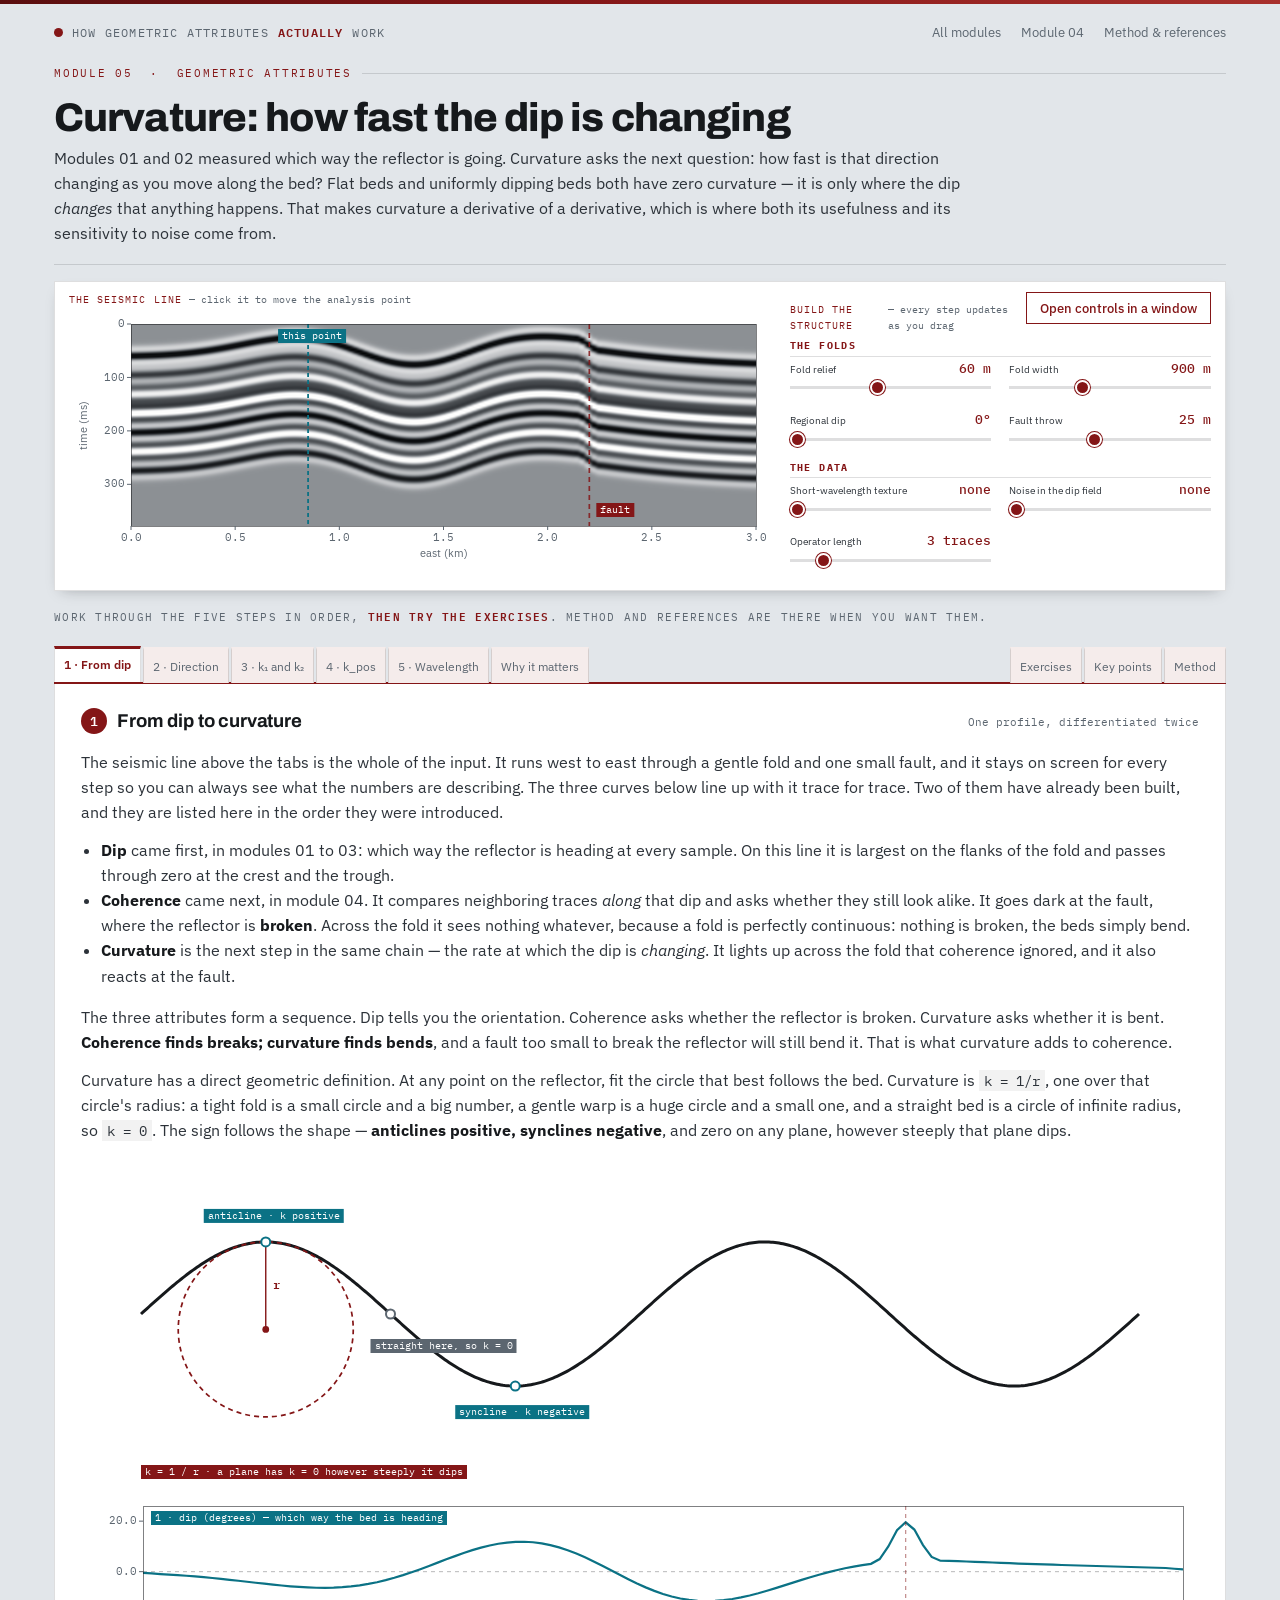
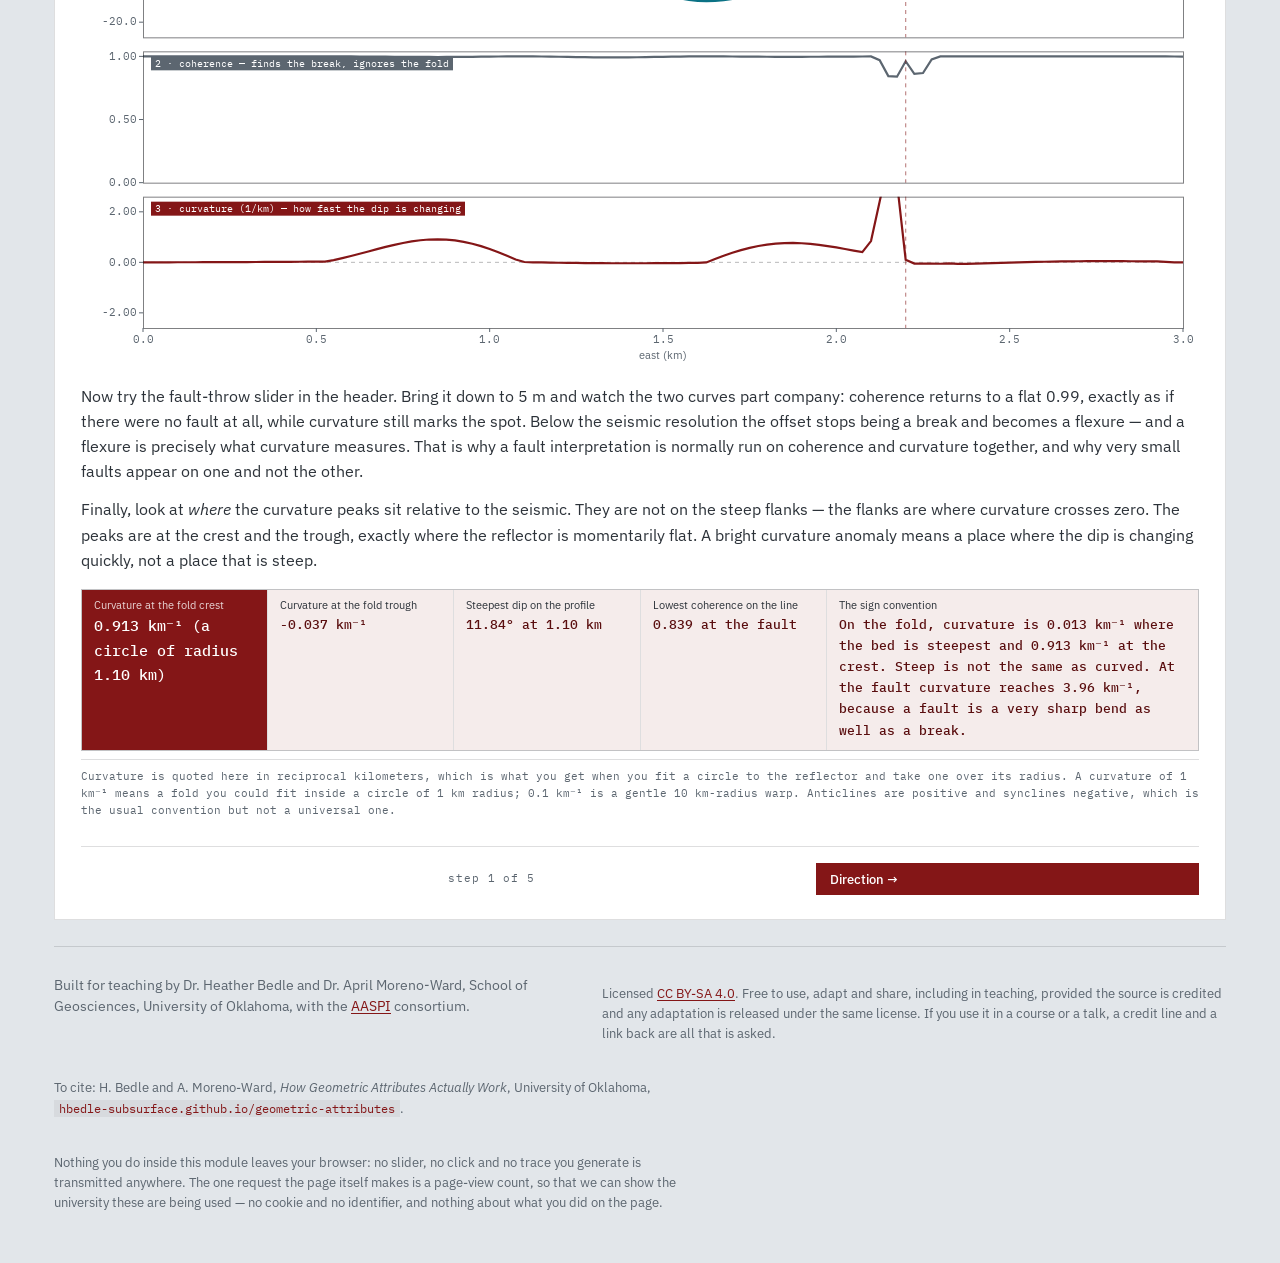
<file: modules/curvature.html>
<!DOCTYPE html>
<html lang="en">
<head>
<meta charset="utf-8">
<meta name="viewport" content="width=device-width, initial-scale=1">
<title>Structural curvature | How Geometric Attributes Actually Work</title>
<meta name="description" content="Structural curvature: the derivative of the dip field. Sign convention, why there are two principal curvatures and not one, why most-positive curvature is not k1, and what long- and short-wavelength operators do.">
<link rel="preconnect" href="https://fonts.googleapis.com">
<link rel="preconnect" href="https://fonts.gstatic.com" crossorigin>
<link href="https://fonts.googleapis.com/css2?family=Archivo:wght@600;700;800&family=IBM+Plex+Mono:wght@400;500&family=IBM+Plex+Sans:wght@400;500;600&display=swap" rel="stylesheet">
<link rel="stylesheet" href="../assets/style.css">
</head>
<body>

<div class="wrap">
  <header class="masthead">
    <a class="brand" href="../index.html"><span class="dot"></span>How geometric attributes <b>actually</b> work</a>
    <nav>
      <a href="../index.html">All modules</a>
      <a href="coherence.html">Module 04</a>
      <a href="#tabs" data-tab="pm">Method &amp; references</a>
    </nav>
  </header>

  <div class="mod-head">
    <p class="eyebrow">Module 05 &nbsp;·&nbsp; Geometric attributes</p>
    <h1>Curvature: how fast the dip is changing</h1>
    <p class="sub">Modules 01 and 02 measured which way the reflector is going. Curvature asks the next
      question: how fast is that direction changing as you move along the bed? Flat beds and uniformly
      dipping beds both have zero curvature — it is only where the dip <em>changes</em> that anything
      happens. That makes curvature a derivative of a derivative, which is where both its usefulness and
      its sensitivity to noise come from.</p>
  </div>

  <div class="labhead">
    <div class="labgrid">
      <div>
        <p class="cap">The seismic line <span>&mdash; click it to move the analysis point</span></p>
        <canvas id="cMap" aria-label="Vertical seismic section through the modeled structure"></canvas>
      </div>
      <div>
        <p class="cap">Build the structure <span>&mdash; every step updates as you drag</span></p>
        <div class="controls" id="winControls">
          <div class="ctl-col">
            <h2>The folds</h2>
            <div class="ctl">
              <label for="amp">Fold relief <span class="val" id="ampV">60 m</span></label>
              <input type="range" data-key="amp" id="amp" min="0" max="140" step="5" value="60">
            </div>
            <div class="ctl">
              <label for="wave">Fold width <span class="val" id="waveV">900 m</span></label>
              <input type="range" data-key="wave" id="wave" min="300" max="2000" step="50" value="900">
            </div>
            <div class="ctl">
              <label for="reg">Regional dip <span class="val" id="regV">0°</span></label>
              <input type="range" data-key="reg" id="reg" min="0" max="25" step="1" value="0">
            </div>
            <div class="ctl">
              <label for="flt">Fault throw <span class="val" id="fltV">30 m</span></label>
              <input type="range" data-key="flt" id="flt" min="0" max="60" step="5" value="25">
            </div>
          </div>
          <div class="ctl-col">
            <h2>The data</h2>
            <div class="ctl">
              <label for="rough">Short-wavelength texture <span class="val" id="roughV">none</span></label>
              <input type="range" data-key="rough" id="rough" min="0" max="30" step="1" value="0">
            </div>
            <div class="ctl">
              <label for="noise">Noise in the dip field <span class="val" id="noiseV">none</span></label>
              <input type="range" data-key="noise" id="noise" min="0" max="30" step="1" value="0">
            </div>
            <div class="ctl">
              <label for="smooth">Operator length <span class="val" id="smoothV">3 traces</span></label>
              <input type="range" data-key="smooth" id="smooth" min="1" max="15" step="2" value="3">
            </div>
          </div>
        </div>
      </div>
    </div>
  </div>

  <p class="tabhint">Work through the five steps in order, <b>then try the exercises</b>.
    Method and references are there when you want them.</p>
  <nav class="tabs" id="tabs" role="tablist" aria-label="Module steps">
    <button role="tab" data-tab="p1" aria-selected="false">1 · From dip</button>
    <button role="tab" data-tab="p2" aria-selected="false">2 · Direction</button>
    <button role="tab" data-tab="p3" aria-selected="false">3 · k₁ and k₂</button>
    <button role="tab" data-tab="p4" aria-selected="false">4 · k_pos</button>
    <button role="tab" data-tab="p5" aria-selected="false">5 · Wavelength</button>
    <button role="tab" data-tab="pw" aria-selected="false">Why it matters</button>
    <span class="gap"></span>
    <button role="tab" data-tab="pe" aria-selected="false">Exercises</button>
    <button role="tab" data-tab="pk" aria-selected="false">Key points</button>
    <button role="tab" data-tab="pm" aria-selected="false">Method</button>
  </nav>

  <!-- =============================== STEP 1 =============================== -->
  <section class="tabpane" id="p1" role="tabpanel" hidden>
    <div class="plot-head" style="margin-bottom:14px">
      <h3><span class="stepno">1</span>From dip to curvature</h3>
      <span class="hint">One profile, differentiated twice</span>
    </div>
    <p class="lede">The seismic line above the tabs is the whole of the input. It runs west to east through
      a gentle fold and one small fault, and it stays on screen for every step so you can always see what
      the numbers are describing. The three curves below line up with it trace for trace. Two of them have already been built, and they are listed here in the order they were introduced.</p>
    <ul class="lede" style="padding-left:20px">
      <li><b>Dip</b> came first, in modules 01 to 03: which way the reflector is heading at every sample.
        On this line it is largest on the flanks of the fold and passes through zero at the crest and the
        trough.</li>
      <li><b>Coherence</b> came next, in module 04. It compares neighboring traces <em>along</em> that dip
        and asks whether they still look alike. It goes dark at the fault, where the reflector is
        <b>broken</b>. Across the fold it sees nothing whatever, because a fold is perfectly continuous:
        nothing is broken, the beds simply bend.</li>
      <li><b>Curvature</b> is the next step in the same chain — the rate at which the dip is
        <em>changing</em>. It lights up across the fold that coherence ignored, and it also reacts at the
        fault.</li>
    </ul>
    <p class="lede">The three attributes form a sequence. Dip tells you the
      orientation. Coherence asks whether the reflector is broken. Curvature asks whether it is bent.
      <b>Coherence finds breaks; curvature finds bends</b>, and a fault too small to break the reflector will still bend it. That is what curvature adds to coherence.</p>
    <p class="lede">Curvature has a direct geometric definition. At any point on the reflector, fit the circle that best follows the bed. Curvature is <span class="k">k = 1/r</span>, one over that circle's
      radius: a tight fold is a small circle and a big number, a gentle warp is a huge circle and a small
      one, and a straight bed is a circle of infinite radius, so <span class="k">k = 0</span>. The sign
      follows the shape — <b>anticlines positive, synclines negative</b>, and zero on any plane, however
      steeply that plane dips.</p>

    <canvas id="cCart" aria-label="Schematic of a folded bed showing where curvature is positive, negative and zero"></canvas>

    <canvas id="c1" aria-label="A seismic line with coherence, dip and curvature curves beneath it"></canvas>

    <p class="lede" style="margin-top:12px">Now try the fault-throw slider in the header. Bring it down to
      5 m and watch the two curves part company: coherence returns to a flat 0.99, exactly as if there were
      no fault at all, while curvature still marks the spot. Below the seismic resolution the offset stops
      being a break and becomes a flexure — and a flexure is precisely what curvature measures. That is why
      a fault interpretation is normally run on coherence and curvature together, and why very small faults
      appear on one and not the other.</p>
    <p class="lede">Finally, look at <em>where</em> the curvature peaks sit relative to
      the seismic. They are not on the steep flanks — the flanks are where curvature crosses zero. The peaks
      are at the crest and the trough, exactly where the reflector is momentarily flat. A bright curvature anomaly means a place where the dip is changing quickly, not a place that is steep.</p>

    <div class="stats">
      <div class="stat key"><span>Curvature at the fold crest</span><b id="s1a">—</b></div>
      <div class="stat"><span>Curvature at the fold trough</span><b id="s1b">—</b></div>
      <div class="stat"><span>Steepest dip on the profile</span><b id="s1c">—</b></div>
      <div class="stat"><span>Lowest coherence on the line</span><b id="s1e">—</b></div>
      <div class="stat wide"><span>The sign convention</span><b id="s1d">—</b></div>
    </div>
    <div class="legend prose">
      <span>Curvature is quoted here in reciprocal kilometers, which is what you get when you fit a circle
        to the reflector and take one over its radius. A curvature of 1 km⁻¹ means a fold you could fit
        inside a circle of 1 km radius; 0.1 km⁻¹ is a gentle 10 km-radius warp. Anticlines are positive and
        synclines negative, which is the usual convention but not a universal one.</span>
    </div>
  </section>

  <!-- =============================== STEP 2 =============================== -->
  <section class="tabpane" id="p2" role="tabpanel" hidden>
    <div class="plot-head" style="margin-bottom:14px">
      <h3><span class="stepno">2</span>Curvature depends on which way you cut</h3>
      <span class="hint">The same problem apparent dip had, one derivative later</span>
    </div>
    <p class="lede">Module 02 showed that apparent dip belongs to the section, not the reflector. Curvature
      has exactly the same problem, and it is worse, because a surface can curve one way in one direction
      and the other way at ninety degrees to it — a saddle. Cut a profile through the marked point at any
      azimuth and it has a curvature of its own.</p>
    <p class="lede">Rotate the profile below and watch the number swing. It reaches a maximum in one
      direction and a minimum ninety degrees away, and those two extremes are what get called the
      <b>principal curvatures</b>, <span class="k">k₁</span> and <span class="k">k₂</span>.</p>
    <p class="lede"><b>Click anywhere on the map</b> to move the analysis point. The plunging nose at the end of a ridge is a useful place to look: try the northern end of the western anticline, near the top of the map.</p>

    <div class="ctl" style="max-width:520px;margin-bottom:14px">
      <label for="az">Profile azimuth <span class="val" id="azV">0°</span></label>
      <input type="range" id="az" min="0" max="179" step="1" value="0">
    </div>

    <div class="sec-row" id="row2">
      <div class="panel-col">
        <p class="sublabel"><b>1</b> Where the profile is cut
          <span class="note">through the marked point</span></p>
        <canvas id="c2map" aria-label="Map showing the azimuth of the profile being cut"></canvas>
      </div>
      <div class="panel-col">
        <p class="sublabel"><b>2</b> Curvature at every azimuth
          <span class="note">the maximum and minimum are k₁ and k₂</span></p>
        <canvas id="c2curve" aria-label="Curvature plotted against profile azimuth"></canvas>
      </div>
    </div>

    <div class="stats">
      <div class="stat"><span>This profile's curvature</span><b id="s2a">—</b></div>
      <div class="stat key"><span>k₁, the most positive</span><b id="s2b">—</b></div>
      <div class="stat key"><span>k₂, the most negative</span><b id="s2c">—</b></div>
      <div class="stat"><span>Strike of k₂</span><b id="s2d">—</b></div>
      <div class="stat wide"><span>What this point is doing</span><b id="s2e">—</b></div>
    </div>
    <div class="legend prose">
      <span>The two extremes are always ninety degrees apart, which is not obvious but is a genuine result
        about smooth surfaces. Euler's theorem then gives the curvature at any other azimuth from those two
        alone: k(φ) = k₁cos²(φ − ψ) + k₂sin²(φ − ψ), where ψ is the direction k₁ points. So the whole curve
        on the right is determined by two numbers and an angle.</span>
    </div>
  </section>

  <!-- =============================== STEP 3 =============================== -->
  <section class="tabpane" id="p3" role="tabpanel" hidden>
    <div class="plot-head" style="margin-bottom:14px">
      <h3><span class="stepno">3</span>k₁ and k₂ across the whole map</h3>
      <span class="hint">Two volumes, and the strike that goes with them</span>
    </div>
    <p class="lede">Now compute those two numbers at every point rather than one. k₁ picks out
      anticlines, ridges and the upthrown edges of faults; k₂ picks out synclines, valleys and the
      downthrown edges. Run them together and a fault shows as a paired bright and dark lineament, which
      is the signature interpreters look for.</p>
    <p class="lede">Software menus often label these two <span class="k">most-positive</span> and
      <span class="k">most-negative</span> curvature. Those names belong to a related pair of attributes
      that is not quite the same thing, and step 4 is about the difference. Everything on this page is
      k₁ and k₂.</p>

    <div class="sec-row" id="row3">
      <div class="panel-col">
        <p class="sublabel"><b>1</b> k₁, the more positive
          <span class="note">crests and ridges</span></p>
        <canvas id="c3k1" aria-label="Map of the more positive principal curvature"></canvas>
      </div>
      <div class="panel-col">
        <p class="sublabel"><b>2</b> k₂, the more negative
          <span class="note">troughs and valleys</span></p>
        <canvas id="c3k2" aria-label="Map of the more negative principal curvature"></canvas>
      </div>
      <div class="panel-col">
        <p class="sublabel"><b>3</b> Strike of k₂
          <span class="note">which way the lineaments run</span></p>
        <canvas id="c3st" aria-label="Map of the strike of most-negative curvature"></canvas>
      </div>
    </div>

    <div class="legend prose">
      <span>The strike map uses a cyclic color scale, for the same reason dip azimuth did in module 02: an
        orientation of +89° and one of −89° are almost the same direction, and a scale with different colors
        at its ends would draw a boundary that is not in the ground. Strike is meaningless where the surface
        is a dome, a bowl or a flat — there is no preferred direction — so in practice it is displayed
        modulated by curvature so those areas stay pale.</span>
    </div>

    <div class="stats">
      <div class="stat"><span>Largest k₁ on the map</span><b id="s3a">—</b></div>
      <div class="stat"><span>Largest negative k₂</span><b id="s3b">—</b></div>
      <div class="stat key"><span>At the marked point</span><b id="s3c">—</b></div>
      <div class="stat wide"><span>Reading the pair</span><b id="s3d">—</b></div>
    </div>
  </section>

  <!-- =============================== STEP 4 =============================== -->
  <section class="tabpane" id="p4" role="tabpanel" hidden>
    <div class="plot-head" style="margin-bottom:14px">
      <h3><span class="stepno">4</span>Most-positive curvature is not k₁</h3>
      <span class="hint">Two attributes with confusingly similar names</span>
    </div>
    <p class="lede">Software offers both <span class="k">k₁</span> and something called
      <span class="k">k_pos</span>, and they are not the same thing. The principal curvatures fit a circle
      to the reflector, which means correcting for how steeply the reflector is already dipping. The
      most-positive and most-negative curvatures skip that correction and are, in the words of the AASPI
      documentation, better read as a second-derivative map of structure than as a curvature.</p>
    <p class="lede">On flat-lying structure the two agree almost exactly. Add regional dip with the slider
      in the header and watch them separate — <b>k_pos hardly moves while k₁ falls</b>. Tilting the
      whole surface does not change its second derivatives, so k_pos, which is built from those alone,
      barely changes. k₁ does, because fitting a circle to a dipping bed measures the bend along the bed rather
      than against the vertical, and a dipping bed is longer than its map projection. That foreshortening
      is the dip correction. The practical consequence is that on dipping structure k_pos reads
      systematically high.</p>

    <canvas id="cCart4" aria-label="Schematic showing why the two measures differ once the structure dips"></canvas>
    <p class="hint-line" style="margin:8px 0 16px">The fold is identical on both sides. All that has changed
      is that the right-hand one sits on a tilt.</p>

    <div class="sec-row" id="row4">
      <div class="panel-col">
        <p class="sublabel"><b>1</b> k₁, dip corrected
          <span class="note">a true principal curvature</span></p>
        <canvas id="c4k1" aria-label="Map of the more positive principal curvature, dip corrected"></canvas>
      </div>
      <div class="panel-col">
        <p class="sublabel"><b>2</b> k_pos, not corrected
          <span class="note">the second derivative of structure</span></p>
        <canvas id="c4kp" aria-label="Map of most-positive curvature without the dip correction"></canvas>
      </div>
      <div class="panel-col">
        <p class="sublabel"><b>3</b> k_pos &minus; k₁
          <span class="note">blank until the structure dips</span></p>
        <canvas id="c4df" aria-label="The difference between the two measures"></canvas>
      </div>
    </div>

    <p class="sublabel" style="margin-top:16px"><b>4</b> How far apart they drift
      <span class="note">k_pos divided by k₁ at the strongest anticline, against regional dip</span></p>
    <canvas id="c4curve" aria-label="How the two measures diverge as regional dip increases"></canvas>
    <p class="hint-line" style="margin:8px 0 0">Each point is one setting of the regional dip slider. At 1.0
      the two attributes agree exactly. The vertical line marks where the slider is now, so you can see how
      much of the disagreement you have dialed in.</p>

    <div class="stats" style="margin-top:14px">
      <div class="stat"><span>Regional dip now</span><b id="s4a">—</b></div>
      <div class="stat key"><span>k₁ at the crest</span><b id="s4b">—</b></div>
      <div class="stat key"><span>k_pos at the crest</span><b id="s4c">—</b></div>
      <div class="stat"><span>k_pos as a multiple of k₁</span><b id="s4d">—</b></div>
      <div class="stat wide"><span>Verdict</span><b id="s4e">—</b></div>
    </div>
  </section>

  <!-- =============================== STEP 5 =============================== -->
  <section class="tabpane" id="p5" role="tabpanel" hidden>
    <div class="plot-head" style="margin-bottom:14px">
      <h3><span class="stepno">5</span>Long and short wavelength</h3>
      <span class="hint">The one parameter that decides what you see</span>
    </div>
    <p class="lede">Differentiating twice multiplies the high wavenumbers twice over, so any short-wavelength wobble in the dip field comes out amplified. The usual sources
      are acquisition footprint, a regular pattern left by the shot and receiver geometry; statics, small
      trace-to-trace time shifts introduced by the near surface; and migration noise. That is why curvature is computed with an operator length rather than a
      bare difference, and why the same volume computed two ways looks like two different pieces of
      geology.</p>
    <p class="lede">Turn on the short-wavelength texture and the noise in the header, then move the operator
      length. A short operator picks out the fine fabric; a long one shows only the broad fold. Neither is
      the right answer — they are answers to different questions, and choosing between them is an
      interpretation.</p>

    <div class="sec-row" id="row5">
      <div class="panel-col">
        <p class="sublabel"><b>1</b> k₁ at the operator length you chose
          <span class="note">the header slider drives this</span></p>
        <canvas id="c5a" aria-label="Principal curvature k1 at the chosen operator length"></canvas>
      </div>
      <div class="panel-col">
        <p class="sublabel"><b>2</b> k₁ with a long operator
          <span class="note">fixed at 15 traces, for comparison</span></p>
        <canvas id="c5b" aria-label="Principal curvature k1 computed with a long operator"></canvas>
      </div>
    </div>

    <canvas id="c5c" aria-label="How curvature amplitude grows as the operator gets shorter"></canvas>

    <div class="stats" style="margin-top:14px">
      <div class="stat"><span>Operator length</span><b id="s5a">—</b></div>
      <div class="stat key"><span>Typical |k₁| at this length</span><b id="s5b">—</b></div>
      <div class="stat"><span>Typical |k₁| at 15 traces</span><b id="s5c">—</b></div>
      <div class="stat"><span>Amplification</span><b id="s5d">—</b></div>
      <div class="stat wide"><span>What you are looking at</span><b id="s5e">—</b></div>
    </div>
  </section>

  <!-- ============================ WHY IT MATTERS ========================== -->
  <section class="tabpane" id="pw" role="tabpanel" hidden>
    <div class="plot-head" style="margin-bottom:14px">
      <h3><span class="stepno">?</span>Why bother with a third attribute</h3>
      <span class="hint">What curvature finds that dip and coherence cannot</span>
    </div>
    <p class="lede">Step 1 made the case in one picture: coherence needs a <b>break</b> and curvature needs
      only a <b>bend</b>. Below the seismic resolution a fault stops breaking the reflector and starts
      flexing it, and that is where curvature takes over. Walk the fault throw down in step 1 and coherence
      returns to its no-fault value at 5 m while curvature is still marking the spot.</p>

    <h2 style="font-family:var(--mono);font-size:10.5px;letter-spacing:.15em;text-transform:uppercase;color:var(--crimson);margin:24px 0 12px;padding-bottom:8px;border-bottom:1px solid var(--rule)">
      What it is used for</h2>
    <ul class="lede" style="padding-left:20px">
      <li><b>Subtle faults and flexures.</b> The ones too small for coherence, which are often the ones that
        matter for compartmentalization — a 5 m offset can still juxtapose sand against shale.</li>
      <li><b>Fracture prediction.</b> Bending a brittle layer puts its outer arc into extension, so strongly
        curved zones are where open fractures are most likely. This is a correlation to be tested against
        image logs and production, not a law, but it is the standard first-pass map for a fractured
        reservoir.</li>
      <li><b>Differential compaction.</b> A channel, a reef or a fan compacts differently from the mud around
        it, and drapes the overlying reflectors into a gentle ridge or sag. Curvature maps that drape
        cleanly, so you can see a body you cannot see directly.</li>
      <li><b>Karst and collapse.</b> Sinkholes and collapsed chimneys show as tight closed lows, which is
        exactly the shape module 06's bowl component isolates.</li>
      <li><b>Structural framework.</b> k₁ and k₂ run together give the paired bright and dark lineament
        that reads as a fault, with the upthrown and downthrown sides labeled for you.</li>
    </ul>

    <h2 style="font-family:var(--mono);font-size:10.5px;letter-spacing:.15em;text-transform:uppercase;color:var(--crimson);margin:24px 0 12px;padding-bottom:8px;border-bottom:1px solid var(--rule)">
      The three ways it will mislead you</h2>
    <p class="lede"><b>Bright does not mean steep.</b> Curvature peaks where the bed is momentarily flat, at
      a crest or a trough, and passes through zero where the bed is steepest — because a steeply dipping bed
      at its inflection is momentarily straight, and straight means not bending. On the default structure the steepest point reads
      a hundredth of a reciprocal kilometer against nearly one at the crest, a factor of some seventy the
      other way from most people's intuition.</p>
    <p class="lede"><b>Operator length is an interpretation, not a setting.</b> Long-wavelength curvature
      maps folds and short-wavelength curvature maps fabric, and the same surface honestly gives both. Which
      one you chose should travel with the volume, because nothing in the data says which is right.</p>
    <p class="lede"><b>It inherits the errors in the dip field, amplified.</b> Curvature is a second
      derivative, so short-wavelength error in dip is amplified twice over. Put the noise slider to 30% at
      an operator length of 3 and the typical curvature reads several times what a long operator gives on
      the same surface, almost all of it noise. That is the practical reason modules 01 to 03 spent so long on getting dip right.</p>
    <div class="legend prose">
      <span>k₁ and k_pos are different attributes, not two names for one. On dipping structure the uncorrected version reads systematically high, and it reads
        highest where the structure dips most steeply, so the bias does not average out.</span>
    </div>
  </section>

  <!-- ============================== EXERCISES ============================= -->
  <section class="tabpane" id="pe" role="tabpanel" hidden>
    <div class="tryit" style="max-width:none">
      <h3>Exercises</h3>
      <ol>
        <li><b>Shrink the fault until only curvature can see it.</b> In step 1, walk the fault throw down
          from 60 m to 5 m, reading the coherence value and the fault curvature at each stop.
          <details class="reveal"><summary>Hint</summary><span class="ans">At 60 m throw coherence sits around 0.36 and the fault
            is unmistakable. By 10 m it has climbed to about 0.97, and at 5 m it reaches exactly the value
            it reads with no fault at all. Coherence no longer registers the fault at all. Curvature meanwhile falls
            roughly in step with the throw, by about a factor of eight over the same range: reduced, but
            still clearly there at every stop. Once
            the offset drops below what the wavelet can resolve, the reflector is no longer broken, it is
            bent, and only an attribute that measures bending will find it. This is the classic progression
            — large offsets to coherence, small offsets to curvature, and offsets below even that to
            aberrancy, which has a module of its own. Notice too that the fold sits at the same curvature throughout,
            near 0.9 km⁻¹, and coherence never sees it at any setting.</span></details></li>
        <li><b>Find where curvature is zero on a steeply dipping bed.</b> In step 1, set the fold relief to
          about 100 m and look at where the middle and bottom panels cross zero.
          <details class="reveal"><summary>Hint</summary><span class="ans">The dip curve
            and the curvature curve cross zero in completely different places, a quarter of a wavelength
            apart. On the default structure, curvature at the steepest point on the fold is a hundredth
            of a reciprocal kilometer against nearly one at the crest, a factor of some seventy. Curvature is zero exactly where the bed
            is steepest, and largest where the bed is level at a crest or a trough. The reason is worth
            saying carefully: at the steepest point the bed is momentarily <em>straight</em>, not level.
            It is dipping hard, but it is not bending, and bending is the only thing curvature measures. This is the single most common misreading of a curvature volume: a bright
            curvature anomaly is not a steep place, it is a place where the dip is <em>changing</em>
            quickly.</span></details></li>
        <li><b>Find a saddle.</b> In step 2, click near the plunging nose at the north end of one of the
          ridges, then rotate the profile through 180°.
          <details class="reveal"><summary>Hint</summary><span class="ans">The curve
            crosses zero twice, and k₁ comes out positive while k₂ comes out negative at the same point.
            How large each one is depends on exactly where you clicked; what matters is the pair of signs,
            and on the strongest saddles here the two are comparable in size. The reflector arches up
            along the ridge and falls away along its plunge, so it curves one way in one direction and the
            other way at right angles. No single number describes that, which is the whole reason two
            principal curvatures are reported instead of one average. A mean curvature here would be close
            to zero and would tell you nothing at all. Saddles are common on real surfaces, and on this
            modeled one they cover more than half the map.</span></details></li>
        <li><b>Separate k_pos from k₁.</b> In step 4, start with the regional dip at 0° and raise it to 25°,
          watching the ratio readout.
          <details class="reveal"><summary>Hint</summary><span class="ans">At 0° the two
            agree to within a percent. By 25° k_pos reads about half again what k₁ does. Notice which one
            moves: k_pos does not budge at all while k₁ falls away steadily. Adding a tilt does not change a second derivative, and k_pos is
            nothing but second derivatives. k₁ falls because it measures the bend along the bed, and a bed
            dipping at 25° is longer than the map distance it covers, so the same rise is spread over more
            reflector. Dividing that foreshortening out is what the dip correction does, and it is why
            k_pos reads high wherever the structure dips. On a structurally dipping
            survey that difference is systematic rather than random, so it does not average out — it biases
            the whole map in the direction of steepest regional dip. If you are comparing curvature between
            two areas of a survey that dip differently, this matters.</span></details></li>
        <li><b>Watch the second derivative amplify noise.</b> Set the operator length to 1 in the header,
          then put the dip-field noise up to about 15%.
          <details class="reveal"><summary>Hint</summary><span class="ans">The fold almost
            disappears under speckle. Now take the operator length up to 15 and the fold returns while the
            speckle goes. At an operator length of 1 the typical curvature reads an order of magnitude more
            than the same surface gives at 15 traces, and almost all of that is noise rather than geology. Noise in
            a dip field is not a cosmetic problem for curvature — differentiating
            twice multiplies short-wavelength content twice over, so a dip volume that looked acceptable in
            module 01 can be unusable once it has been differentiated. This is the practical reason modules
            01 to 03 spent so long on getting dip right.</span></details></li>
        <li><b>Choose a wavelength on purpose.</b> Turn the short-wavelength texture up to about 20 and
          compare the two panels in step 5.
          <details class="reveal"><summary>Hint</summary><span class="ans">The short
            operator maps the fine fabric and loses the fold; the long operator maps the fold and loses the
            fabric. Both are correct computations of curvature on the same surface. If the fine fabric is
            fractures you want the short operator; if it is footprint you want the long one, and nothing in
            the data tells you which it is. That decision is yours and should be stated when the volume is
            handed on.</span></details></li>
      </ol>
    </div>
  </section>

  <!-- ============================= KEY POINTS ============================= -->
  <section class="tabpane" id="pk" role="tabpanel" hidden>
    <div class="takeaway" style="max-width:none">
      <h3>The main points</h3>
      <ul>
        <li><b>Curvature is the rate of change of dip.</b> Flat beds and uniformly dipping beds both give
          zero. Only changes in dip produce an anomaly.</li>
        <li><b>Bright curvature does not mean steep.</b> Curvature peaks where the bed is flat at a crest or
          a trough, and passes through zero where the bed is steepest.</li>
        <li><b>One number is not enough.</b> A surface can curve up in one direction and down at right
          angles to it, so two principal curvatures are reported, together with the direction they point
          in.</li>
        <li><b>k₁ and k_pos are different attributes.</b> The principal curvatures correct for the dip the
          reflector already has; the most-positive and most-negative ones do not, and on dipping structure
          they read systematically high.</li>
        <li><b>Operator length is an interpretation.</b> Long-wavelength curvature maps folds,
          short-wavelength curvature maps fabric, and the same surface gives both.</li>
        <li><b>Errors in the dip field arrive here amplified.</b> Curvature is a second
          derivative, so short-wavelength error in dip is amplified twice over.</li>
      </ul>
    </div>
  </section>

  <!-- =============================== METHOD ============================== -->
  <section class="tabpane" id="pm" role="tabpanel" hidden>
    <details class="notes" id="notes" open>
      <summary>Method, sources, and what has been simplified</summary>
      <p>The structure is a grid of depths to a single reflector, built from a small number of analytic
        features — two anticlines, a syncline, and a dome — on an optional regional tilt, with optional
        short-wavelength texture and optional noise. Depth is used rather than time so that curvature has
        its proper units of one over length. Working from a time-migrated volume instead requires
        converting the dip components with a velocity, which AASPI does with a single constant and which
        its documentation describes as crude; the resulting error carries into curvature magnitude but has
        little effect on strike or azimuth.</p>
      <p>Curvature is computed the way a volumetric attribute computes it, not analytically. The inline and
        crossline dip components are found by differencing the depth grid, smoothed along the operator
        length, and then differenced again to give the three second derivatives. From those, with p and q
        the dip components:</p>
      <p><span class="k">k_mean = [(1+q²)r − 2pqs + (1+p²)t] / 2(1+p²+q²)^{3/2}</span>, &nbsp;
        <span class="k">k_gauss = (rt − s²) / (1+p²+q²)²</span>, and the principal curvatures are
        <span class="k">k₁ = k_mean + √(k_mean² − k_gauss)</span> and
        <span class="k">k₂ = k_mean − √(k_mean² − k_gauss)</span>, with k₁ ≥ k₂ by construction. The
        uncorrected most-positive and most-negative curvatures are the eigenvalues of the same second
        derivative matrix without the terms in p and q, which is exactly the dip correction the AASPI
        documentation says they omit. Strike comes from the eigenvector direction, ψ = ½·atan2(2s, r − t).</p>
      <p>Apparent curvature at an arbitrary azimuth uses Euler's theorem,
        <span class="k">k(φ) = k₁cos²(φ − ψ) + k₂sin²(φ − ψ)</span>. That the two principal directions are
        always perpendicular is a property of smooth surfaces, not an assumption made here.</p>
      <p>Simplifications. This is a single surface rather than a volume, so there is no vertical derivative
        and none of the attributes that need one: reflector convergence, rotation about the normal, and the
        vertical smoothing that <span class="k">curvature3d</span> applies. The operator here is a simple
        smoothing length rather than the fractional-derivative operator AASPI uses, which its documentation
        describes as a first derivative followed by a low-pass filter; the effect demonstrated is the same
        one. Curvedness, shape index and the shape components have a module of their own, as do amplitude
        curvature and aberrancy.</p>
      <ul>
        <li>Roberts, A., 2001, Curvature attributes and their application to 3D interpreted horizons:
          <em>First Break</em>, 19, 85–100.</li>
        <li>al-Dossary, S., and K. J. Marfurt, 2006, 3D volumetric multispectral estimates of reflector
          curvature and rotation: <em>Geophysics</em>, 71, P41–P51.</li>
        <li>Bergbauer, S., T. Mukerji, and P. Hennings, 2003, Improving curvature analyses of deformed
          horizons using scale-dependent filtering techniques: <em>AAPG Bulletin</em>, 87, 1255–1272.</li>
        <li>Mai, H. T., K. J. Marfurt, and S. Chávez-Pérez, 2009, Coherence and volumetric curvatures and
          their spatial relationship to faults and folds, an example from Chicontepec basin, Mexico:
          <em>SEG Technical Program Expanded Abstracts</em>, 1063–1067.</li>
        <li>Chopra, S., and K. J. Marfurt, 2007, <em>Seismic Attributes for Prospect Identification and
          Reservoir Characterization</em>: SEG Geophysical Development Series, 11.</li>
        <li>AASPI, <em>Geometric Attributes: Program curvature3d</em>, University of Oklahoma.</li>
      </ul>
    </details>
  </section>

  <section class="nextup" id="nextup" hidden>
    <p class="eyebrow">Next up</p>
    <h3><a href="shape.html">06 · Curvedness and shape index</a></h3>
    <p>Two principal curvatures at every point is a lot of numbers to look at. Combining them into a
      magnitude and a shape lets you ask a different question: not how much is this bent, but what shape is
      it bent into — dome, ridge, saddle, valley or bowl.</p>
    <a class="btn" href="shape.html">Open module 06 →</a>
    <a class="btn ghost" href="../index.html">All modules</a>
  </section>

  <div class="pager" id="pager" hidden>
    <a class="btn ghost" href="coherence.html">← Module 04: coherence, similarity and variance</a>
    <a class="btn" href="shape.html">Next: curvedness and shape index →</a>
  </div>

  <footer>
    <div class="foot-grid">
      <p>Built for teaching by Dr. Heather Bedle and Dr. April Moreno-Ward, School of Geosciences,
        University of Oklahoma, with the
        <a href="https://www.ou.edu/mcee/labs/aaspi">AASPI</a> consortium.</p>
      <p class="lic">Licensed <a href="https://creativecommons.org/licenses/by-sa/4.0/">CC BY-SA 4.0</a>.
        Free to use, adapt and share, including in teaching, provided the source is credited and any
        adaptation is released under the same license. If you use it in a course or a talk, a credit line
        and a link back are all that is asked.</p>
      <p class="lic">To cite: H. Bedle and A. Moreno-Ward, <i>How Geometric Attributes Actually Work</i>, University of
        Oklahoma, <span class="k">hbedle-subsurface.github.io/geometric-attributes</span>.</p>
      <p class="lic">Nothing you do inside this module leaves your browser: no slider, no click and no
        trace you generate is transmitted anywhere. The one request the page itself makes is a page-view
        count, so that we can show the university these are being used &mdash; no cookie and no
        identifier, and nothing about what you did on the page.</p>
    </div>
  </footer>
</div>

<script src="../assets/count.js"></script>
<script src="../assets/popout.js"></script>
<script src="../assets/panelout.js"></script>
<script src="../assets/seismic.js"></script>
<script src="../assets/attributes.js"></script>
<script>
(function () {
  'use strict';

  if (typeof SEIS === 'undefined' || typeof ATTR === 'undefined') {
    const missing = [];
    if (typeof SEIS === 'undefined') missing.push('assets/seismic.js');
    if (typeof ATTR === 'undefined') missing.push('assets/attributes.js');
    const el = document.createElement('div');
    el.setAttribute('style', 'background:#841617;color:#fff;padding:14px 18px;margin:16px 0;' +
      'font:13px/1.6 ui-monospace,Menlo,monospace');
    el.textContent = 'This module could not load ' + missing.join(' and ') +
      '. It expects them one directory up, at ../assets/, and file names are ' +
      'case-sensitive on GitHub Pages.';
    const w = document.querySelector('.wrap');
    (w || document.body).insertBefore(el, w ? w.firstChild : null);
    return;
  }

  const $ = (id) => document.getElementById(id);
  const clamp = (v, a, b) => Math.max(a, Math.min(b, v));
  const visible = (id) => { const el = $(id); return el && !el.hidden; };
  const DEG = Math.PI / 180;
  const CRIM = '#841617', TEAL = '#0B7285', SLATE = '#5C6670', INK = '#16191C';

  /* =====================================================================
     THE STRUCTURE

     A grid of depths to one reflector. Depth rather than time, so that
     curvature comes out in its proper units of one over length.
     ===================================================================== */

  const NG = 121;            // samples each way
  const BIN = 25;            // meters between them
  const EDGE = 10;           // samples ignored at the rim, see below
  const FAULTX = 88;         // the fault cuts here
  const FAULTW = 4;          // bins it is smeared over, as seismic would image it

  const DEF = {
    amp: 60, wave: 900, reg: 0, rough: 0, noise: 0, smooth: 3, az: 0,
    flt: 25, px: 34, py: 46, tab: 'p1',
  };
  let S = SEIS.readState(DEF);

  const CAN_LINK = location.protocol !== 'file:';
  const saveState = () => {
    if (!CAN_LINK) return;
    try { SEIS.writeState(S, DEF); } catch (e) { /* nothing shareable */ }
  };

  let Z = null;              // depth grid, meters
  const at = (g, ix, iy) => g[clamp(iy, 0, NG - 1) * NG + clamp(ix, 0, NG - 1)];

  function buildSurface() {
    const z = new Float32Array(NG * NG);
    const L = S.wave / BIN;                      // fold width in samples
    const A = S.amp;
    // two anticlines, a syncline between them, and a dome off to one side
    /* Depth increases downward, so an anticline is a place where the reflector
       is shallower and the feature subtracts from depth. Getting this the wrong
       way round silently puts the positive curvature on the synclines. */
    const feats = [
      { cx: 34, cy: 46, sx: L * 0.34, sy: L * 1.15, a: -A },          // anticline
      { cx: 74, cy: 62, sx: L * 0.34, sy: L * 1.15, a: -A * 0.85 },   // anticline
      { cx: 54, cy: 54, sx: L * 0.30, sy: L * 1.05, a:  A * 0.9 },    // syncline
      { cx: 92, cy: 26, sx: L * 0.45, sy: L * 0.45, a: -A * 0.8 },    // dome
    ];
    const rnd = SEIS.mulberry32(23);
    const tex = new Float32Array(NG * NG);
    if (S.rough > 0) {
      for (let i = 0; i < tex.length; i++) tex[i] = rnd() * 2 - 1;
      // a couple of smoothing passes give it a short but finite wavelength
      for (let pass = 0; pass < 2; pass++) {
        const c = Float32Array.from(tex);
        for (let iy = 0; iy < NG; iy++) {
          for (let ix = 0; ix < NG; ix++) {
            tex[iy * NG + ix] = (at(c, ix - 1, iy) + at(c, ix + 1, iy)
              + at(c, ix, iy - 1) + at(c, ix, iy + 1) + 2 * at(c, ix, iy)) / 6;
          }
        }
      }
    }
    const slope = Math.tan(S.reg * DEG);
    for (let iy = 0; iy < NG; iy++) {
      for (let ix = 0; ix < NG; ix++) {
        let v = slope * (ix - NG / 2) * BIN;
        for (let f = 0; f < feats.length; f++) {
          const F = feats[f];
          const u = (ix - F.cx) / F.sx, w = (iy - F.cy) / F.sy;
          v += F.a * Math.exp(-0.5 * (u * u + w * w));
        }
        if (S.rough > 0) v += S.rough * 1.6 * tex[iy * NG + ix];
        // a small normal fault, so there is a genuine break as well as bends
        if (S.flt > 0) {
          const u = clamp((ix - FAULTX + FAULTW / 2) / FAULTW, 0, 1);
          v += S.flt * (u * u * (3 - 2 * u));      // smooth over the fault zone
        }
        z[iy * NG + ix] = v;
      }
    }
    Z = z;
  }

  /* --------------------- dip, then curvature from it -------------------- */

  function smoothGrid(g, len) {
    if (len <= 1) return g;
    const half = Math.floor(len / 2);
    const tmp = new Float32Array(NG * NG), out = new Float32Array(NG * NG);
    for (let iy = 0; iy < NG; iy++) {
      for (let ix = 0; ix < NG; ix++) {
        let s = 0, n = 0;
        for (let k = -half; k <= half; k++) { s += at(g, ix + k, iy); n++; }
        tmp[iy * NG + ix] = s / n;
      }
    }
    for (let iy = 0; iy < NG; iy++) {
      for (let ix = 0; ix < NG; ix++) {
        let s = 0, n = 0;
        for (let k = -half; k <= half; k++) { s += at(tmp, ix, iy + k); n++; }
        out[iy * NG + ix] = s / n;
      }
    }
    return out;
  }

  let FIELD = null;   // { k1, k2, kpos, kneg, strike, p, q }

  /* The volumetric route: difference the depth grid for the dip components,
     smooth them along the operator length, then difference again. This is
     what a curvature volume actually does, and it is why the operator length
     changes the answer. */
  function computeCurvature(opLen, noisePct) {
    const p = new Float32Array(NG * NG), q = new Float32Array(NG * NG);
    for (let iy = 0; iy < NG; iy++) {
      for (let ix = 0; ix < NG; ix++) {
        p[iy * NG + ix] = (at(Z, ix + 1, iy) - at(Z, ix - 1, iy)) / (2 * BIN);
        q[iy * NG + ix] = (at(Z, ix, iy + 1) - at(Z, ix, iy - 1)) / (2 * BIN);
      }
    }
    if (noisePct > 0) {
      const rnd = SEIS.mulberry32(77);
      // scaled to the steepest dip present, not the average, so the slider
      // still bites after the operator has smoothed the dip components
      let mx = 0;
      for (let i = 0; i < p.length; i++) mx = Math.max(mx, Math.abs(p[i]), Math.abs(q[i]));
      const a = (noisePct / 100) * 3 * Math.max(mx, 0.02);
      for (let i = 0; i < p.length; i++) {
        p[i] += a * (rnd() * 2 - 1);
        q[i] += a * (rnd() * 2 - 1);
      }
    }
    const ps = smoothGrid(p, opLen), qs = smoothGrid(q, opLen);

    const k1 = new Float32Array(NG * NG), k2 = new Float32Array(NG * NG);
    const kpos = new Float32Array(NG * NG), kneg = new Float32Array(NG * NG);
    const strike = new Float32Array(NG * NG);
    for (let iy = 0; iy < NG; iy++) {
      for (let ix = 0; ix < NG; ix++) {
        const i = iy * NG + ix;
        const r = (at(ps, ix + 1, iy) - at(ps, ix - 1, iy)) / (2 * BIN);
        const t = (at(qs, ix, iy + 1) - at(qs, ix, iy - 1)) / (2 * BIN);
        const s = 0.5 * ((at(ps, ix, iy + 1) - at(ps, ix, iy - 1)) / (2 * BIN)
                       + (at(qs, ix + 1, iy) - at(qs, ix - 1, iy)) / (2 * BIN));
        const P = ps[i], Q = qs[i];
        const den = 1 + P * P + Q * Q;
        const kmean = ((1 + Q * Q) * r - 2 * P * Q * s + (1 + P * P) * t)
          / (2 * Math.pow(den, 1.5));
        const kgauss = (r * t - s * s) / (den * den);
        const root = Math.sqrt(Math.max(0, kmean * kmean - kgauss));
        k1[i] = kmean + root;
        k2[i] = kmean - root;
        // the same second derivatives with the dip correction left out
        const mid = (r + t) / 2, dev = Math.sqrt(Math.pow((r - t) / 2, 2) + s * s);
        kpos[i] = mid + dev;
        kneg[i] = mid - dev;
        strike[i] = 0.5 * Math.atan2(2 * s, r - t) / DEG;
      }
    }
    return { k1, k2, kpos, kneg, strike, p: ps, q: qs };
  }

  // Euler's theorem: curvature along any azimuth, from the two principals
  function apparentK(i, azDeg) {
    const psi = FIELD.strike[i];
    const d = (azDeg - psi) * DEG;
    return FIELD.k1[i] * Math.cos(d) * Math.cos(d)
         + FIELD.k2[i] * Math.sin(d) * Math.sin(d);
  }

  const KM = 1000;                       // 1/m -> 1/km for display

  /* =====================================================================
     DRAWING
     ===================================================================== */

  const M = { l: 62, r: 16, t: 12, b: 36 };

  function pw(el) {
    const par = el && el.parentElement;
    if (!par) return 900;
    const cs = window.getComputedStyle(par);
    const inner = par.clientWidth
      - parseFloat(cs.paddingLeft || 0) - parseFloat(cs.paddingRight || 0);
    return Math.max(240, Math.floor(inner));
  }
  function rowWidth(rowId, n) {
    const row = $(rowId);
    const total = row ? pw(row.firstElementChild || row) : 800;
    const w = window.innerWidth <= 700
      ? Math.max(240, total)
      : Math.max(180, Math.floor((total - 10 * (n - 1)) / n));
    if (row) {
      row.querySelectorAll(':scope > .panel-col').forEach((el) => {
        el.style.width = w + 'px'; el.style.maxWidth = w + 'px';
      });
    }
    return w;
  }

  function imageInto(ctx, R, get, map) {
    const off = document.createElement('canvas');
    off.width = NG; off.height = NG;
    const octx = off.getContext('2d');
    const img = octx.createImageData(NG, NG);
    for (let r = 0; r < NG; r++) {
      const iy = NG - 1 - r;
      for (let c = 0; c < NG; c++) {
        const col = map(get(c, iy));
        const k = (r * NG + c) * 4;
        img.data[k] = col[0]; img.data[k + 1] = col[1];
        img.data[k + 2] = col[2]; img.data[k + 3] = 255;
      }
    }
    octx.putImageData(img, 0, 0);
    ctx.save();
    ctx.imageSmoothingEnabled = true; ctx.imageSmoothingQuality = 'high';
    ctx.drawImage(off, R.x, R.y, R.w, R.h);
    ctx.restore();
  }

  function mapFrame(canvasId, w, h, body, extras, bar) {
    const ctx = SEIS.fitCanvas($(canvasId), w, h);
    ctx.clearRect(0, 0, w, h);
    // the grid is square with equal bins, so the plot box has to be square too
    const availW = w - M.l - M.r, availH = h - M.t - M.b - (bar ? 52 : 0);
    const side = Math.max(40, Math.min(availW, availH));
    const R = { x: M.l + (availW - side) / 2, y: M.t, w: side, h: side };
    body(ctx, R);
    const X = (ix) => R.x + ((ix + 0.5) / NG) * R.w;
    const Y = (iy) => R.y + R.h - ((iy + 0.5) / NG) * R.h;
    if (extras) extras(ctx, R, X, Y);
    SEIS.frame(ctx, R);
    SEIS.axisBottom(ctx, R, 0, (NG - 1) * BIN / 1000, 'east (km)',
      (v) => v.toFixed(1), { ticks: 4 });
    SEIS.axisLeft(ctx, R, 0, (NG - 1) * BIN / 1000, 'north (km)',
      (v) => v.toFixed(1), { flip: true, ticks: 4 });
    if (bar) bar(ctx, R);
    return R;
  }

  /* Every attribute map needs to say what its colors mean. Without this the
     reader has to guess whether blue is high or low, which is not a guess
     anyone should have to make. */
  function colorbar(ctx, R, map, loLabel, hiLabel, midLabel) {
    const B = { x: R.x, y: R.y + R.h + 40, w: R.w, h: 9 };
    const n = Math.max(2, Math.round(B.w));
    for (let i = 0; i < n; i++) {
      const col = map(i / (n - 1));
      ctx.fillStyle = 'rgb(' + col[0] + ',' + col[1] + ',' + col[2] + ')';
      ctx.fillRect(B.x + i * (B.w / n), B.y, B.w / n + 1, B.h);
    }
    ctx.save();
    ctx.strokeStyle = 'rgba(22,25,28,.4)'; ctx.lineWidth = 1;
    ctx.strokeRect(B.x + 0.5, B.y + 0.5, B.w, B.h);
    ctx.font = '9.5px "IBM Plex Mono", monospace'; ctx.fillStyle = SLATE;
    ctx.textBaseline = 'top';
    ctx.textAlign = 'left'; ctx.fillText(loLabel, B.x, B.y + B.h + 3);
    ctx.textAlign = 'right'; ctx.fillText(hiLabel, B.x + B.w, B.y + B.h + 3);
    if (midLabel) {
      ctx.textAlign = 'center'; ctx.fillText(midLabel, B.x + B.w / 2, B.y + B.h + 3);
    }
    ctx.restore();
  }

  const markPoint = (ctx, R, X, Y) => {
    ctx.save();
    ctx.strokeStyle = INK; ctx.lineWidth = 2;
    ctx.beginPath(); ctx.arc(X(S.px), Y(S.py), 5.5, 0, 6.2832); ctx.stroke();
    ctx.restore();
  };

  /* shaded relief, so the structure reads as structure */
  function reliefMap(canvasId, w, h) {
    let lo = Infinity, hi = -Infinity;
    for (let i = 0; i < Z.length; i++) { lo = Math.min(lo, Z[i]); hi = Math.max(hi, Z[i]); }
    const rng = Math.max(hi - lo, 1e-6);
    return mapFrame(canvasId, w, h, (ctx, R) => {
      imageInto(ctx, R, (ix, iy) => {
        const i = iy * NG + ix;
        const gx = (at(Z, ix + 1, iy) - at(Z, ix - 1, iy)) / (2 * BIN);
        const gy = (at(Z, ix, iy + 1) - at(Z, ix, iy - 1)) / (2 * BIN);
        // light from the north-west
        const shade = clamp(0.5 + 2.2 * (0.7 * gx - 0.7 * gy), 0, 1);
        const base = (Z[i] - lo) / rng;
        return 0.55 * base + 0.45 * shade;
      }, (u) => {
        const c = ATTR.MAPS.coherence(clamp(u, 0, 1));
        return c;
      });
    }, markPoint);
  }

  /* The difference stencil clamps at the edge of the grid, which invents a
     large second derivative all round the rim. Those values are an artifact of
     the model, not of curvature, so every statistic ignores a margin. */
  const kRange = (arr) => {
    let m = 1e-9;
    for (let iy = EDGE; iy < NG - EDGE; iy++) {
      for (let ix = EDGE; ix < NG - EDGE; ix++) m = Math.max(m, Math.abs(arr[iy * NG + ix]));
    }
    return m;
  };
  function curvMap(canvasId, arr, w, h, lim, extras, label) {
    const L = lim || kRange(arr);
    mapFrame(canvasId, w, h, (ctx, R) => {
      imageInto(ctx, R, (ix, iy) => arr[iy * NG + ix] * KM / (L * KM),
        (u) => ATTR.MAPS.dip(-clamp(u, -1, 1)));
    }, extras || markPoint, (ctx, R) => {
      colorbar(ctx, R, (u) => ATTR.MAPS.dip(-(2 * u - 1)),
        '\u2212' + (L * KM).toFixed(2) + '  syncline',
        'anticline  +' + (L * KM).toFixed(2), (label || '1/km') + ' \u00b7 0');
    });
    return L;
  }

  /* ------------------------------- step 1 ------------------------------ */

  /* The textbook picture, drawn rather than described: a folded bed with the
     surface normal along it, the fitted circle at the crest, and the three
     places curvature takes its characteristic values. */
  /* The textbook picture. Kept deliberately plain: one wavelength of fold, the
     fitted circle at the crest sized to the real radius of that fold, and the
     three labels placed in the clear rather than on top of the curve. */
  function drawCartoon() {
    const el = $('cCart');
    if (!el || !el.parentElement || !el.parentElement.clientWidth) return;
    const w = pw(el);
    const h = clamp(Math.round(w * 0.34), 250, 330);
    const ctx = SEIS.fitCanvas(el, w, h);
    ctx.clearRect(0, 0, w, h);

    const R = { x: 60, y: 52, w: w - 120, h: h - 118 };
    const A = R.h * 0.34;                 // fold amplitude on screen
    const L = R.w / 2;                    // one wavelength across half the panel
    const mid = R.y + R.h * 0.5;
    const yOf = (x) => mid - A * Math.sin(2 * Math.PI * (x - R.x) / L);

    ctx.save();
    ctx.strokeStyle = INK; ctx.lineWidth = 3; ctx.lineJoin = 'round';
    ctx.beginPath();
    for (let x = R.x; x <= R.x + R.w; x += 2) {
      const y = yOf(x); x === R.x ? ctx.moveTo(x, y) : ctx.lineTo(x, y);
    }
    ctx.stroke();
    ctx.restore();

    const xc = R.x + L / 4, yc = yOf(xc);            // first crest
    const xt = R.x + 3 * L / 4, yt = yOf(xt);        // first trough
    const xz = R.x + L / 2, yz = yOf(xz);            // steepest, between them

    // the osculating circle at the crest: radius L^2 / (4 pi^2 A)
    const rad = (L * L) / (4 * Math.PI * Math.PI * A);
    ctx.save();
    ctx.setLineDash([5, 4]); ctx.strokeStyle = CRIM; ctx.lineWidth = 1.7;
    ctx.beginPath(); ctx.arc(xc, yc + rad, rad, 0, 6.2832); ctx.stroke();
    ctx.setLineDash([]);
    ctx.strokeStyle = CRIM; ctx.lineWidth = 1.4;
    ctx.beginPath(); ctx.moveTo(xc, yc); ctx.lineTo(xc, yc + rad); ctx.stroke();
    ctx.fillStyle = CRIM;
    ctx.beginPath(); ctx.arc(xc, yc + rad, 3.4, 0, 6.2832); ctx.fill();
    ctx.font = '600 12px "IBM Plex Mono", monospace';
    ctx.textAlign = 'left'; ctx.textBaseline = 'middle';
    ctx.fillText('r', xc + 7, yc + rad / 2);
    ctx.restore();

    // small markers where the three named things happen
    const dot = (x, y, col) => {
      ctx.save(); ctx.fillStyle = '#fff'; ctx.strokeStyle = col; ctx.lineWidth = 2;
      ctx.beginPath(); ctx.arc(x, y, 4.5, 0, 6.2832); ctx.fill(); ctx.stroke(); ctx.restore();
    };
    dot(xc, yc, TEAL); dot(xt, yt, TEAL); dot(xz, yz, SLATE);

    /* Labels, each anchored to its own feature and to a different height, so
       none of them lands on another. The middle one is worded carefully: the
       bed is at its steepest there, and its curvature is nonetheless zero,
       because it is momentarily straight rather than momentarily level. */
    SEIS.tag(ctx, xc - 62, yc - 26, 'anticline \u00b7 k positive', TEAL);
    // kept clear of the fitted circle, which reaches to xc + rad
    SEIS.tag(ctx, Math.max(xz - 20, xc + rad + 14), yz + 32, 'straight here, so k = 0', SLATE);
    SEIS.tag(ctx, xt - 60, yt + 26, 'syncline \u00b7 k negative', TEAL);
    SEIS.tag(ctx, R.x, h - 14,
      'k = 1 / r \u00b7 a plane has k = 0 however steeply it dips', CRIM);
  }


  /* A synthetic seismic line down the profile, so the module starts from
     something a beginner recognizes rather than from a depth curve. */
  const SN = NG, ST = 190, SDT = 0.002, SVEL = 3000;
  function buildLine() {
    const wav = SEIS.makeWavelet({ type: 'ricker', f: 30 });
    const rnd = SEIS.mulberry32(31);
    const beds = [];
    for (let d = -60; d <= 60; d += 18) {
      beds.push({ d, r: (rnd() < 0.5 ? -1 : 1) * (0.05 + rnd() * 0.06) });
    }
    const f = new Float32Array(SN * ST);
    for (let ix = 0; ix < SN; ix++) {
      // depth to two-way time, then to samples
      const t0 = 90 + (Z[S.py * NG + ix] * 2 / SVEL) * 1000 / (SDT * 1000);
      f.set(SEIS.traceFromSpikes(
        beds.map((b) => ({ t: (t0 + b.d) * SDT, r: b.r })), 0, SDT, ST, wav), ix * ST);
    }
    let pk = 1e-6;
    for (let i = 0; i < f.length; i++) pk = Math.max(pk, Math.abs(f[i]));
    return { f, pk };
  }

  // semblance between neighboring traces, steered along the local dip
  function lineCoherence(L) {
    const half = 2, kHalf = 8, J = 2 * half + 1, K = 2 * kHalf + 1;
    const buf = new Float64Array(J * K);
    const out = new Float32Array(SN);
    for (let ix = 0; ix < SN; ix++) {
      const dzdx = FIELD.p[S.py * NG + ix];
      const pSamp = (dzdx * 2 / SVEL) * 1000 / (SDT * 1000) * (BIN / 1);
      const t0 = Math.round(90 + (Z[S.py * NG + ix] * 2 / SVEL) * 1000 / (SDT * 1000));
      ATTR.gatherAlongDip(L.f, SN, ST, ix, clamp(t0, kHalf, ST - kHalf - 1),
        pSamp, half, kHalf, buf);
      out[ix] = ATTR.semblance(buf, J, K);
    }
    return out;
  }

  function drawStep1() {
    const w = pw($('c1'));
    const h = clamp(Math.round(w * 0.52), 340, 470);
    const ctx = SEIS.fitCanvas($('c1'), w, h);
    ctx.clearRect(0, 0, w, h);
    const gap = 14;
    const ph = (h - M.t - M.b - 2 * gap) / 3;
    const rects = [0, 1, 2].map((i) => ({
      x: M.l, y: M.t + i * (ph + gap), w: w - M.l - M.r, h: ph,
    }));
    const coh = lineCoherence(buildLine());
    const zs = [], ds = [], ks = [];
    for (let ix = 0; ix < NG; ix++) {
      const i = S.py * NG + ix;
      ds.push(Math.atan(FIELD.p[i]) / DEG);
      zs.push(coh[ix]);
      ks.push(FIELD.k1[i] * KM);
    }
    /* Fixed scales. If the axis rescales as you drag a slider, the curve
       stays the same size on screen and the change you are looking for is the
       one thing you cannot see. */
    const FIXED = [[-26, 26], [0, 1.04], [-2.6, 2.6]];   // dip, coherence, curvature
    const titles = ['1 \u00b7 dip (degrees) \u2014 which way the bed is heading',
                    '2 \u00b7 coherence \u2014 finds the break, ignores the fold',
                    '3 \u00b7 curvature (1/km) \u2014 how fast the dip is changing'];
    const cols = [TEAL, SLATE, CRIM];
    [ds, zs, ks].forEach((arr, n) => {
      const R = rects[n];
      const [lo, hi] = FIXED[n];
      const X = (ix) => R.x + (ix / (NG - 1)) * R.w;
      const Y = (v) => R.y + R.h - ((v - lo) / (hi - lo)) * R.h;
      ctx.save(); ctx.fillStyle = '#fff'; ctx.fillRect(R.x, R.y, R.w, R.h); ctx.restore();
      if (lo < 0 && hi > 0) {
        SEIS.dashedLine(ctx, R.x, Y(0), R.x + R.w, Y(0), 'rgba(22,25,28,.3)', [4, 4], 1);
      }
      ctx.save();
      ctx.beginPath(); ctx.rect(R.x, R.y, R.w, R.h); ctx.clip();
      ctx.strokeStyle = cols[n]; ctx.lineWidth = 2.2;
      ctx.beginPath();
      arr.forEach((v, ix) => { const x = X(ix), y = Y(v); ix ? ctx.lineTo(x, y) : ctx.moveTo(x, y); });
      ctx.stroke();
      ctx.restore();
      if (S.flt > 0) {
        const fx = R.x + (FAULTX / (NG - 1)) * R.w;
        SEIS.dashedLine(ctx, fx, R.y, fx, R.y + R.h, 'rgba(132,22,23,.5)', [4, 4], 1.2);
      }
      SEIS.frame(ctx, R);
      SEIS.axisLeft(ctx, R, lo, hi, null, (v) => v.toFixed(n === 0 ? 1 : 2),
        { flip: true, ticks: 3 });
      SEIS.tag(ctx, R.x + 8, R.y + 12, titles[n], cols[n]);
      if (n === 2) {
        SEIS.axisBottom(ctx, R, 0, (NG - 1) * BIN / 1000, 'east (km)',
          (v) => v.toFixed(1), { ticks: 5 });
      }
    });

    // where the crest, the trough and the steepest point are
    // measured on the fold, away from the fault, which is a far sharper bend
    const offFault = (ix) => Math.abs(ix - FAULTX) > FAULTW * 2.5;
    let iCrest = EDGE, iTrough = EDGE, iSteep = EDGE, iFault = FAULTX;
    for (let ix = EDGE; ix < NG - EDGE; ix++) {
      if (!offFault(ix)) continue;
      if (ks[ix] > ks[iCrest]) iCrest = ix;
      if (ks[ix] < ks[iTrough]) iTrough = ix;
      if (Math.abs(ds[ix]) > Math.abs(ds[iSteep])) iSteep = ix;
    }
    for (let ix = FAULTX - FAULTW * 2; ix <= FAULTX + FAULTW * 2; ix++) {
      if (ix > 0 && ix < NG && Math.abs(ks[ix]) > Math.abs(ks[iFault])) iFault = ix;
    }
    let cohMin = 1;
    for (let ix = EDGE; ix < NG - EDGE; ix++) cohMin = Math.min(cohMin, zs[ix]);
    const rad = Math.abs(ks[iCrest]) > 1e-6 ? (1 / Math.abs(ks[iCrest])) : Infinity;
    $('s1a').textContent = ks[iCrest].toFixed(3) + ' km⁻¹' +
      (isFinite(rad) ? '   (a circle of radius ' + rad.toFixed(2) + ' km)' : '');
    $('s1b').textContent = ks[iTrough].toFixed(3) + ' km⁻¹';
    $('s1e').textContent = cohMin.toFixed(3) + ' at the fault';
    $('s1c').textContent = Math.abs(ds[iSteep]).toFixed(2) + '° at ' +
      (iSteep * BIN / 1000).toFixed(2) + ' km';
    $('s1d').textContent = S.amp === 0
      ? 'A flat reflector has zero curvature everywhere, however you tilt it.'
      : 'On the fold, curvature is ' + Math.abs(ks[iSteep]).toFixed(3) +
        ' km⁻¹ where the bed is steepest and ' + Math.abs(ks[iCrest]).toFixed(3) +
        ' km⁻¹ at the crest. Steep is not the same as curved.' +
        (S.flt > 0 ? ' At the fault curvature reaches ' + Math.abs(ks[iFault]).toFixed(2) +
          ' km⁻¹, because a fault is a very sharp bend as well as a break.' : '');
  }

  /* ------------------------------- step 2 ------------------------------ */

  function drawStep2() {
    const w = rowWidth('row2', 2);
    const h = clamp(Math.round(w * 0.86), 260, 360);
    // use the rectangle the map actually drew into, or the line and the marker
    // land somewhere the picture is not
    const R = reliefMap('c2map', w, h);
    const ctx = $('c2map').getContext('2d');
    const X = (ix) => R.x + ((ix + 0.5) / NG) * R.w;
    const Y = (iy) => R.y + R.h - ((iy + 0.5) / NG) * R.h;
    ctx.save();
    ctx.beginPath(); ctx.rect(R.x, R.y, R.w, R.h); ctx.clip();
    const a = S.az * DEG, L = 400;
    ctx.strokeStyle = INK; ctx.lineWidth = 2.4;
    ctx.beginPath();
    ctx.moveTo(X(S.px - L * Math.cos(a)), Y(S.py - L * Math.sin(a)));
    ctx.lineTo(X(S.px + L * Math.cos(a)), Y(S.py + L * Math.sin(a)));
    ctx.stroke();
    ctx.restore();

    // curvature against azimuth
    const i = S.py * NG + S.px;
    const c2 = SEIS.fitCanvas($('c2curve'), w, h);
    c2.clearRect(0, 0, w, h);
    const R2 = { x: 58, y: 14, w: w - 72, h: h - 14 - 44 };
    let lim = Math.max(Math.abs(FIELD.k1[i]), Math.abs(FIELD.k2[i])) * KM * 1.25;
    lim = Math.max(lim, 1e-3);
    const AX = (d) => R2.x + (d / 180) * R2.w;
    const AY = (v) => R2.y + R2.h - ((v + lim) / (2 * lim)) * R2.h;
    SEIS.axisLeft(c2, R2, -lim, lim, 'curvature (1/km)', (v) => v.toFixed(2),
      { flip: true, grid: true, ticks: 5 });
    SEIS.dashedLine(c2, R2.x, AY(0), R2.x + R2.w, AY(0), 'rgba(22,25,28,.35)', [4, 4], 1);
    c2.save();
    c2.beginPath(); c2.rect(R2.x, R2.y, R2.w, R2.h); c2.clip();
    c2.strokeStyle = CRIM; c2.lineWidth = 2.2;
    c2.beginPath();
    for (let d = 0; d <= 180; d += 2) {
      const y = AY(apparentK(i, d) * KM);
      d === 0 ? c2.moveTo(AX(d), y) : c2.lineTo(AX(d), y);
    }
    c2.stroke();
    c2.strokeStyle = INK; c2.lineWidth = 1.4;
    c2.beginPath(); c2.moveTo(AX(S.az), R2.y); c2.lineTo(AX(S.az), R2.y + R2.h); c2.stroke();
    c2.fillStyle = INK;
    c2.beginPath(); c2.arc(AX(S.az), AY(apparentK(i, S.az) * KM), 4, 0, 6.2832); c2.fill();
    c2.restore();
    SEIS.frame(c2, R2);
    SEIS.axisBottom(c2, R2, 0, 180, 'profile azimuth (degrees)', (v) => v.toFixed(0), { ticks: 7 });

    const k1 = FIELD.k1[i] * KM, k2 = FIELD.k2[i] * KM;
    $('s2a').textContent = (apparentK(i, S.az) * KM).toFixed(3) + ' km⁻¹';
    $('s2b').textContent = k1.toFixed(3) + ' km⁻¹';
    $('s2c').textContent = k2.toFixed(3) + ' km⁻¹';
    $('s2d').textContent = ((FIELD.strike[i] + 90 + 180) % 180 - 90).toFixed(0) + '°';
    $('s2e').textContent = (k1 > 0 && k2 < 0)
      ? 'k₁ is positive and k₂ negative, so this point is a saddle: it curves up one way and down the other.'
      : (k1 > 0 && k2 > 0)
        ? 'Both principal curvatures are positive, so the surface is convex here — a dome or a ridge.'
        : (k1 < 0 && k2 < 0)
          ? 'Both are negative, so the surface is concave here — a bowl or a valley.'
          : 'Both are close to zero, so this point is very nearly planar.';
  }

  /* ------------------------------- step 3 ------------------------------ */

  function drawStep3() {
    const w = rowWidth('row3', 3);
    const h = clamp(Math.round(w * 0.94), 240, 330) + 52;
    const lim = Math.max(kRange(FIELD.k1), kRange(FIELD.k2));
    curvMap('c3k1', FIELD.k1, w, h, lim);
    curvMap('c3k2', FIELD.k2, w, h, lim);
    mapFrame('c3st', w, h, (ctx, R) => {
      imageInto(ctx, R, (ix, iy) => {
        const i = iy * NG + ix;
        const mag = Math.min(1, Math.abs(FIELD.k2[i]) / (lim * 0.5));
        return { s: (FIELD.strike[i] + 90) / 180, m: mag };
      }, (v) => {
        const col = (ATTR.MAPS.azimuth || ATTR.MAPS.dip)(v.s);
        // pale where there is no curvature to give the strike meaning
        return [Math.round(255 - (255 - col[0]) * v.m),
                Math.round(255 - (255 - col[1]) * v.m),
                Math.round(255 - (255 - col[2]) * v.m)];
      });
    }, markPoint, (ctx, R) => {
      colorbar(ctx, R, (u) => (ATTR.MAPS.azimuth || ATTR.MAPS.dip)(u),
        '\u221290\u00b0  E\u2013W', 'E\u2013W  +90\u00b0', 'lineament strike \u00b7 N\u2013S 0\u00b0');
    });

    const i = S.py * NG + S.px;
    $('s3a').textContent = (kRange(FIELD.k1) * KM).toFixed(3) + ' km⁻¹';
    $('s3b').textContent = (-kRange(FIELD.k2) * KM).toFixed(3) + ' km⁻¹';
    $('s3c').textContent = 'k₁ ' + (FIELD.k1[i] * KM).toFixed(3) +
      ' , k₂ ' + (FIELD.k2[i] * KM).toFixed(3) + ' km⁻¹';
    $('s3d').textContent = 'Anticlines are bright on k₁ and quiet on k₂; synclines the other way round. ' +
      'A feature bright on both is a saddle, and a feature bright on neither is planar however steeply it ' +
      'dips.';
  }

  /* ------------------------------- step 4 ------------------------------ */

  /* The same fold twice, flat and tilted. k_pos is built from the second
     derivatives alone, which a tilt does not change, so it reads the same on
     both sides. k₁ fits a circle to the bed itself, and the tilted bed is
     longer than its map projection, so k₁ comes out smaller. */
  function drawCart4() {
    const el = $('cCart4');
    if (!el || !el.parentElement || !el.parentElement.clientWidth) return;
    const w = pw(el);
    const h = clamp(Math.round(w * 0.32), 220, 290);
    const ctx = SEIS.fitCanvas(el, w, h);
    ctx.clearRect(0, 0, w, h);
    const halfW = (w - 80) / 2;

    [0, 1].forEach((side) => {
      const R = { x: 32 + side * (halfW + 16), y: 54, w: halfW, h: h - 118 };
      const A = R.h * 0.20;
      const L = R.w * 0.62;
      const tiltRise = side ? R.h * 0.40 : 0;      // the right-hand fold sits on a tilt
      const mid = R.y + R.h * (side ? 0.34 : 0.52);
      const yOf = (x) => mid - A * Math.sin(2 * Math.PI * (x - R.x) / L)
        + tiltRise * ((x - R.x) / R.w);

      ctx.save();
      ctx.strokeStyle = INK; ctx.lineWidth = 2.8; ctx.lineJoin = 'round';
      ctx.beginPath();
      for (let x = R.x; x <= R.x + R.w; x += 2) {
        const y = yOf(x); x === R.x ? ctx.moveTo(x, y) : ctx.lineTo(x, y);
      }
      ctx.stroke(); ctx.restore();

      // the crest of the fold, which is the same fold on both sides
      const xc = R.x + L / 4, yc = yOf(xc);
      const rad = (L * L) / (4 * Math.PI * Math.PI * A);
      const m = tiltRise / R.w, hyp = Math.hypot(1, m);
      // the circle k1 fits: sits normal to the bed, so it leans with the tilt
      ctx.save();
      ctx.setLineDash([5, 4]); ctx.strokeStyle = CRIM; ctx.lineWidth = 1.7;
      ctx.beginPath();
      ctx.arc(xc + rad * (m / hyp), yc + rad * (1 / hyp), rad, 0, 6.2832);
      ctx.stroke(); ctx.setLineDash([]);
      ctx.restore();
      // the vertical direction k_pos measures against, which does not lean
      ctx.save();
      ctx.strokeStyle = TEAL; ctx.lineWidth = 2.2;
      ctx.beginPath(); ctx.moveTo(xc, yc); ctx.lineTo(xc, yc + rad * 0.62); ctx.stroke();
      ctx.beginPath();
      ctx.moveTo(xc, yc + rad * 0.62); ctx.lineTo(xc - 4, yc + rad * 0.62 - 7);
      ctx.lineTo(xc + 4, yc + rad * 0.62 - 7); ctx.closePath(); ctx.fillStyle = TEAL; ctx.fill();
      ctx.restore();
      ctx.save();
      ctx.fillStyle = '#fff'; ctx.strokeStyle = INK; ctx.lineWidth = 2;
      ctx.beginPath(); ctx.arc(xc, yc, 4.5, 0, 6.2832); ctx.fill(); ctx.stroke();
      ctx.restore();

      SEIS.tag(ctx, R.x, R.y - 30, side ? 'the same fold, on a tilt' : 'flat-lying', INK);
      SEIS.tag(ctx, R.x, h - 34,
        side ? 'k_pos unchanged \u00b7 k\u2081 smaller' : 'k\u2081 = k_pos', side ? CRIM : SLATE);
    });

    SEIS.tag(ctx, 32, h - 13,
      'crimson: the circle k\u2081 fits to the bed \u00b7 teal: the vertical k_pos measures against',
      SLATE);
  }

  function drawStep4() {
    drawCart4();
    const w = rowWidth('row4', 3);
    const h = clamp(Math.round(w * 0.94), 230, 320) + 52;
    const lim = Math.max(kRange(FIELD.k1), kRange(FIELD.kpos));
    curvMap('c4k1', FIELD.k1, w, h, lim);
    curvMap('c4kp', FIELD.kpos, w, h, lim);
    const diff = new Float32Array(NG * NG);
    for (let i = 0; i < diff.length; i++) diff[i] = FIELD.kpos[i] - FIELD.k1[i];
    curvMap('c4df', diff, w, h, Math.max(kRange(diff), lim * 0.02));

    // how the two separate as the regional dip grows
    const wc = pw($('c4curve')), hc = 230;
    const ctx = SEIS.fitCanvas($('c4curve'), wc, hc);
    ctx.clearRect(0, 0, wc, hc);
    const R = { x: 58, y: 14, w: wc - 72, h: hc - 14 - 44 };
    const pts = RATIO;
    let top = 1.05;
    pts.forEach((d) => { top = Math.max(top, d.ratio * 1.1); });
    const X = (d) => R.x + (d / 25) * R.w;
    const Y = (v) => R.y + R.h - ((v - 0.9) / (top - 0.9)) * R.h;
    SEIS.axisLeft(ctx, R, 0.9, top, 'k_pos ÷ k₁', (v) => v.toFixed(2),
      { flip: true, grid: true, ticks: 4 });
    ctx.save();
    ctx.beginPath(); ctx.rect(R.x, R.y, R.w, R.h); ctx.clip();
    ctx.strokeStyle = CRIM; ctx.lineWidth = 2.4;
    ctx.beginPath();
    pts.forEach((d, n) => { const x = X(d.reg), y = Y(d.ratio); n ? ctx.lineTo(x, y) : ctx.moveTo(x, y); });
    ctx.stroke();
    ctx.fillStyle = CRIM;
    pts.forEach((d) => { ctx.beginPath(); ctx.arc(X(d.reg), Y(d.ratio), 2.8, 0, 6.2832); ctx.fill(); });
    ctx.strokeStyle = INK; ctx.lineWidth = 1.4;
    ctx.beginPath(); ctx.moveTo(X(S.reg), R.y); ctx.lineTo(X(S.reg), R.y + R.h); ctx.stroke();
    ctx.restore();
    SEIS.frame(ctx, R);
    SEIS.axisBottom(ctx, R, 0, 25, 'regional dip (degrees)', (v) => v.toFixed(0), { ticks: 6 });

    const a = crestValues();
    $('s4a').textContent = S.reg + '°';
    $('s4b').textContent = (a.k1 * KM).toFixed(3) + ' km⁻¹';
    $('s4c').textContent = (a.kpos * KM).toFixed(3) + ' km⁻¹';
    $('s4d').textContent = (a.kpos / Math.max(a.k1, 1e-9)).toFixed(2) + ' ×';
    $('s4e').textContent = S.reg < 2
      ? 'With the structure nearly flat the two agree, which is why the difference goes unnoticed on gentle surveys.'
      : 'k_pos now reads ' + ((a.kpos / Math.max(a.k1, 1e-9) - 1) * 100).toFixed(0) +
        '% high. The fold has not changed; k\u2081 has fallen because the bed is now dipping.';
  }

  /* The strongest anticline, measured both ways at the SAME sample.
     Measured on the fold: the fault is a far sharper bend and would otherwise
     be the answer to every question about the strongest anticline.

     The crest is located on k_pos rather than on k₁, and that choice matters.
     k_pos is built from second derivatives alone, so adding a regional tilt
     cannot move it — which is exactly the claim step 4 is making. Locating on
     k₁ instead lets the sample point migrate off the crest as the tilt grows,
     and k_pos then appears to fall by about a tenth for no physical reason,
     quietly contradicting the step. */
  function crestOf(f) {
    let best = -Infinity, bi = 0;
    for (let iy = EDGE; iy < NG - EDGE; iy++) {
      for (let ix = EDGE; ix < NG - EDGE; ix++) {
        if (Math.abs(ix - FAULTX) <= FAULTW * 3) continue;
        const i = iy * NG + ix;
        if (f.kpos[i] > best) { best = f.kpos[i]; bi = i; }
      }
    }
    return { k1: f.k1[bi], kpos: f.kpos[bi], i: bi };
  }
  const crestValues = () => crestOf(FIELD);

  let RATIO = [];
  function buildRatioCurve() {
    const keep = S.reg;
    RATIO = [];
    for (let d = 0; d <= 25; d += 2.5) {
      S.reg = d; buildSurface();
      const c = crestOf(computeCurvature(S.smooth, 0));
      RATIO.push({ reg: d, ratio: c.kpos / Math.max(c.k1, 1e-9) });
    }
    S.reg = keep; buildSurface();
  }

  /* ------------------------------- step 5 ------------------------------ */

  let LONG = null;
  function drawStep5() {
    const w = rowWidth('row5', 2);
    const h = clamp(Math.round(w * 0.86), 250, 340);
    const lim = Math.max(kRange(FIELD.k1), kRange(LONG.k1));
    curvMap('c5a', FIELD.k1, w, h, lim);
    curvMap('c5b', LONG.k1, w, h, lim);

    const wc = pw($('c5c')), hc = 230;
    const ctx = SEIS.fitCanvas($('c5c'), wc, hc);
    ctx.clearRect(0, 0, wc, hc);
    const R = { x: 58, y: 14, w: wc - 72, h: hc - 14 - 44 };
    let top = 1e-6;
    OPCURVE.forEach((d) => { top = Math.max(top, d.rms * KM); });
    top *= 1.15;
    const X = (L) => R.x + ((L - 1) / 14) * R.w;
    const Y = (v) => R.y + R.h - (v / top) * R.h;
    SEIS.axisLeft(ctx, R, 0, top, 'typical |k₁| (1/km)', (v) => v.toFixed(2),
      { flip: true, grid: true, ticks: 4 });
    ctx.save();
    ctx.beginPath(); ctx.rect(R.x, R.y, R.w, R.h); ctx.clip();
    ctx.strokeStyle = CRIM; ctx.lineWidth = 2.4;
    ctx.beginPath();
    OPCURVE.forEach((d, n) => { const x = X(d.len), y = Y(d.rms * KM); n ? ctx.lineTo(x, y) : ctx.moveTo(x, y); });
    ctx.stroke();
    ctx.fillStyle = CRIM;
    OPCURVE.forEach((d) => { ctx.beginPath(); ctx.arc(X(d.len), Y(d.rms * KM), 2.8, 0, 6.2832); ctx.fill(); });
    ctx.strokeStyle = INK; ctx.lineWidth = 1.4;
    ctx.beginPath(); ctx.moveTo(X(S.smooth), R.y); ctx.lineTo(X(S.smooth), R.y + R.h); ctx.stroke();
    ctx.restore();
    SEIS.frame(ctx, R);
    SEIS.axisBottom(ctx, R, 1, 15, 'operator length (traces)', (v) => v.toFixed(0), { ticks: 8 });

    const now = rms(FIELD.k1) * KM, lng = rms(LONG.k1) * KM;
    $('s5a').textContent = S.smooth + ' traces  (' + (S.smooth * BIN) + ' m)';
    $('s5b').textContent = now.toFixed(3) + ' km⁻¹';
    $('s5c').textContent = lng.toFixed(3) + ' km⁻¹';
    $('s5d').textContent = (now / Math.max(lng, 1e-9)).toFixed(1) + ' ×';
    $('s5e').textContent = S.rough === 0 && S.noise === 0
      ? 'With a smooth surface and no noise the operator length changes little. Add texture or noise in the header to see it bite.'
      : S.smooth <= 3
        ? 'A short operator: you are seeing the fine fabric, and whatever noise came with it.'
        : 'A long operator: the fine detail has gone and what is left is the broad structure.';
  }

  const rms = (arr) => {
    let s = 0, n = 0;
    for (let iy = EDGE; iy < NG - EDGE; iy++) {
      for (let ix = EDGE; ix < NG - EDGE; ix++) {
        const v = arr[iy * NG + ix]; s += v * v; n++;
      }
    }
    return Math.sqrt(s / Math.max(n, 1));
  };

  let OPCURVE = [];
  function buildOpCurve() {
    OPCURVE = [];
    for (let L = 1; L <= 15; L += 2) {
      OPCURVE.push({ len: L, rms: rms(computeCurvature(L, S.noise).k1) });
    }
  }

  /* =====================================================================
     PLUMBING
     ===================================================================== */

  function recompute() {
    buildSurface();
    FIELD = computeCurvature(S.smooth, S.noise);
    LONG = computeCurvature(15, S.noise);
  }

  function syncLabels() {
    $('ampV').textContent = S.amp === 0 ? 'flat' : S.amp + ' m';
    $('waveV').textContent = S.wave + ' m';
    $('regV').textContent = S.reg + '°';
    $('fltV').textContent = S.flt === 0 ? 'none' : S.flt + ' m';
    $('roughV').textContent = S.rough === 0 ? 'none' : S.rough + '%';
    $('noiseV').textContent = S.noise === 0 ? 'none' : S.noise + '%';
    $('smoothV').textContent = S.smooth + (S.smooth === 1 ? ' trace' : ' traces');
    $('azV').textContent = S.az + '°';
    ['amp', 'wave', 'reg', 'flt', 'rough', 'noise', 'smooth'].forEach((k) => {
      const el = $(k);
      if (el && parseFloat(el.value) !== S[k]) el.value = S[k];
    });
    if ($('az') && parseFloat($('az').value) !== S.az) $('az').value = S.az;
  }

  /* The header holds the seismic itself rather than a map, because a vertical
     section is what an interpreter actually looks at, and because every curve
     in step 1 sits directly beneath it and lines up with it trace for trace. */
  function drawHeader() {
    const el = $('cMap');
    if (!el || !el.parentElement || !el.parentElement.clientWidth) return;
    const w = pw(el);
    const h = clamp(Math.round(w * 0.42), 180, 250);
    const ctx = SEIS.fitCanvas(el, w, h);
    ctx.clearRect(0, 0, w, h);
    const R = { x: M.l, y: M.t, w: w - M.l - M.r, h: h - M.t - M.b };
    const L = buildLine();
    ctx.save(); ctx.fillStyle = '#fff'; ctx.fillRect(R.x, R.y, R.w, R.h); ctx.restore();
    SEIS.drawVarDensity(ctx, L.f, SN, ST, R, { cmap: SEIS.COLORMAPS.gray, clip: L.pk * 0.8 });
    ctx.save();
    ctx.beginPath(); ctx.rect(R.x, R.y, R.w, R.h); ctx.clip();
    if (S.flt > 0) {
      const fx = R.x + (FAULTX / (SN - 1)) * R.w;
      SEIS.dashedLine(ctx, fx, R.y, fx, R.y + R.h, 'rgba(132,22,23,.85)', [5, 4], 1.7);
    }
    const px = R.x + (S.px / (SN - 1)) * R.w;
    ctx.strokeStyle = TEAL; ctx.lineWidth = 1.8; ctx.setLineDash([4, 3]);
    ctx.beginPath(); ctx.moveTo(px, R.y); ctx.lineTo(px, R.y + R.h); ctx.stroke();
    ctx.restore();
    SEIS.frame(ctx, R);
    SEIS.axisLeft(ctx, R, 0, (ST - 1) * SDT * 1000, 'time (ms)', (v) => v.toFixed(0), { ticks: 3 });
    SEIS.axisBottom(ctx, R, 0, (SN - 1) * BIN / 1000, 'east (km)', (v) => v.toFixed(1), { ticks: 5 });
    if (S.flt > 0) {
      SEIS.tag(ctx, clamp(R.x + (FAULTX / (SN - 1)) * R.w + 7, R.x, R.x + R.w - 44),
        R.y + R.h - 16, 'fault', CRIM);
    }
    SEIS.tag(ctx, clamp(px - 30, R.x + 2, R.x + R.w - 78), R.y + 12, 'this point', TEAL);
  }

  function drawAll() {
    syncLabels();
    if (!$('p1').hidden || !$('p2').hidden || !$('p3').hidden
        || !$('p4').hidden || !$('p5').hidden) drawHeader();
    if (visible('p1')) { drawCartoon(); drawStep1(); }
    if (visible('p2')) drawStep2();
    if (visible('p3')) drawStep3();
    if (visible('p4')) drawStep4();
    if (visible('p5')) drawStep5();
  }

  const PANES = ['p1', 'p2', 'p3', 'p4', 'p5', 'pw', 'pe', 'pk', 'pm'];
  const STEPNAMES = {
    p1: 'From dip', p2: 'Direction', p3: 'k₁ and k₂',
    p4: 'k_pos', p5: 'Wavelength', pw: 'Why it matters',
    pe: 'Exercises', pk: 'Key points', pm: 'Method',
  };

  function buildStepNav() {
    PANES.forEach((id, i) => {
      const pane = $(id);
      if (!pane || pane.querySelector('.stepnav')) return;
      const prev = PANES[i - 1], next = PANES[i + 1];
      const nav = document.createElement('div');
      nav.className = 'stepnav';
      const mk = (target, text, ghost) => {
        const b = document.createElement('button');
        b.type = 'button';
        b.className = 'btn' + (ghost ? ' ghost' : '') + ' small';
        b.textContent = text;
        b.addEventListener('click', () => {
          showTab(target);
          const t = document.querySelector('.tabhint');
          if (t && t.scrollIntoView) t.scrollIntoView({ behavior: 'smooth', block: 'start' });
        });
        return b;
      };
      nav.appendChild(prev ? mk(prev, '\u2190 ' + STEPNAMES[prev], true)
                           : document.createElement('span'));
      const where = document.createElement('span');
      where.className = 'where';
      where.textContent = i < 5 ? 'step ' + (i + 1) + ' of 5' : STEPNAMES[id];
      nav.appendChild(where);
      nav.appendChild(next ? mk(next, STEPNAMES[next] + ' \u2192')
                           : document.createElement('span'));
      pane.appendChild(nav);
    });
  }

  function showTab(id) {
    PANES.forEach((q) => { const el = $(q); if (el) el.hidden = q !== id; });
    document.querySelectorAll('#tabs button').forEach((b) => {
      b.setAttribute('aria-selected', b.dataset.tab === id);
    });
    const lab = document.querySelector('.labhead');
    if (lab) lab.hidden = (id === 'pw' || id === 'pe' || id === 'pk' || id === 'pm');
    const last = (id === 'pk' || id === 'pm');
    if ($('nextup')) $('nextup').hidden = !last;
    if ($('pager')) $('pager').hidden = !last;
    S.tab = id;
    drawAll();
    saveState();
  }
  document.querySelectorAll('#tabs button').forEach((b) => {
    b.addEventListener('click', () => showTab(b.dataset.tab));
  });

  /* The masthead links open a reference tab rather than jumping to an anchor
     inside a pane that is hidden until its tab is chosen. */
  document.querySelectorAll('.masthead a[data-tab]').forEach((a) => {
    a.addEventListener('click', (ev) => {
      ev.preventDefault();
      showTab(a.dataset.tab);
      const strip = $('tabs');
      if (strip && strip.scrollIntoView) strip.scrollIntoView({ block: 'start' });
    });
  });

  let heavy = null;
  document.addEventListener('input', (ev) => {
    const key = ev.target && ev.target.dataset && ev.target.dataset.key;
    if (!key) return;
    S[key] = parseFloat(ev.target.value);
    recompute();
    syncLabels(); drawAll(); saveState();
    clearTimeout(heavy);
    heavy = setTimeout(() => {
      if (key === 'reg' || key === 'amp' || key === 'wave') buildRatioCurve();
      if (key !== 'reg') buildOpCurve();
      recompute();
      if (visible('p4')) drawStep4();
      if (visible('p5')) drawStep5();
    }, 140);
  });
  $('az').addEventListener('input', () => {
    S.az = parseFloat($('az').value);
    syncLabels();
    if (visible('p2')) drawStep2();
    saveState();
  });

  /* Both maps accept a click, because the interesting question in step 2 is
     what a saddle looks like, and you have to be able to stand on one. */
  function attachProbe(canvasId, xOnly) {
    const c = $(canvasId);
    if (!c) return;
    let down = false;
    const go = (ev) => {
      const r = c.getBoundingClientRect();
      const R = { x: M.l, y: M.t, w: r.width - M.l - M.r, h: r.height - M.t - M.b };
      const fx = (ev.clientX - r.left - R.x) / R.w;
      const fy = 1 - (ev.clientY - r.top - R.y) / R.h;
      S.px = clamp(Math.round(fx * NG), EDGE, NG - 1 - EDGE);
      // the header is a vertical section, so it fixes east-west only
      if (!xOnly) S.py = clamp(Math.round(fy * NG), EDGE, NG - 1 - EDGE);
      drawAll(); saveState();
    };
    c.addEventListener('pointerdown', (e) => {
      down = true; if (c.setPointerCapture) c.setPointerCapture(e.pointerId);
      e.preventDefault(); go(e);
    });
    c.addEventListener('pointermove', (e) => { if (down) go(e); });
    c.addEventListener('pointerup', () => { down = false; });
    c.addEventListener('pointercancel', () => { down = false; });
  }
  attachProbe('cMap', true);
  ['c2map', 'c3k1', 'c3k2', 'c3st', 'c4k1', 'c4kp', 'c4df', 'c5a', 'c5b']
    .forEach((q) => attachProbe(q));

  let rt;
  window.addEventListener('resize', () => { clearTimeout(rt); rt = setTimeout(drawAll, 140); });

  recompute();
  buildRatioCurve();
  buildOpCurve();
  buildStepNav();
  showTab(PANES.indexOf(S.tab) >= 0 ? S.tab : 'p1');
  document.fonts && document.fonts.ready.then(drawAll);
})();
</script>
</body>
</html>
</file>
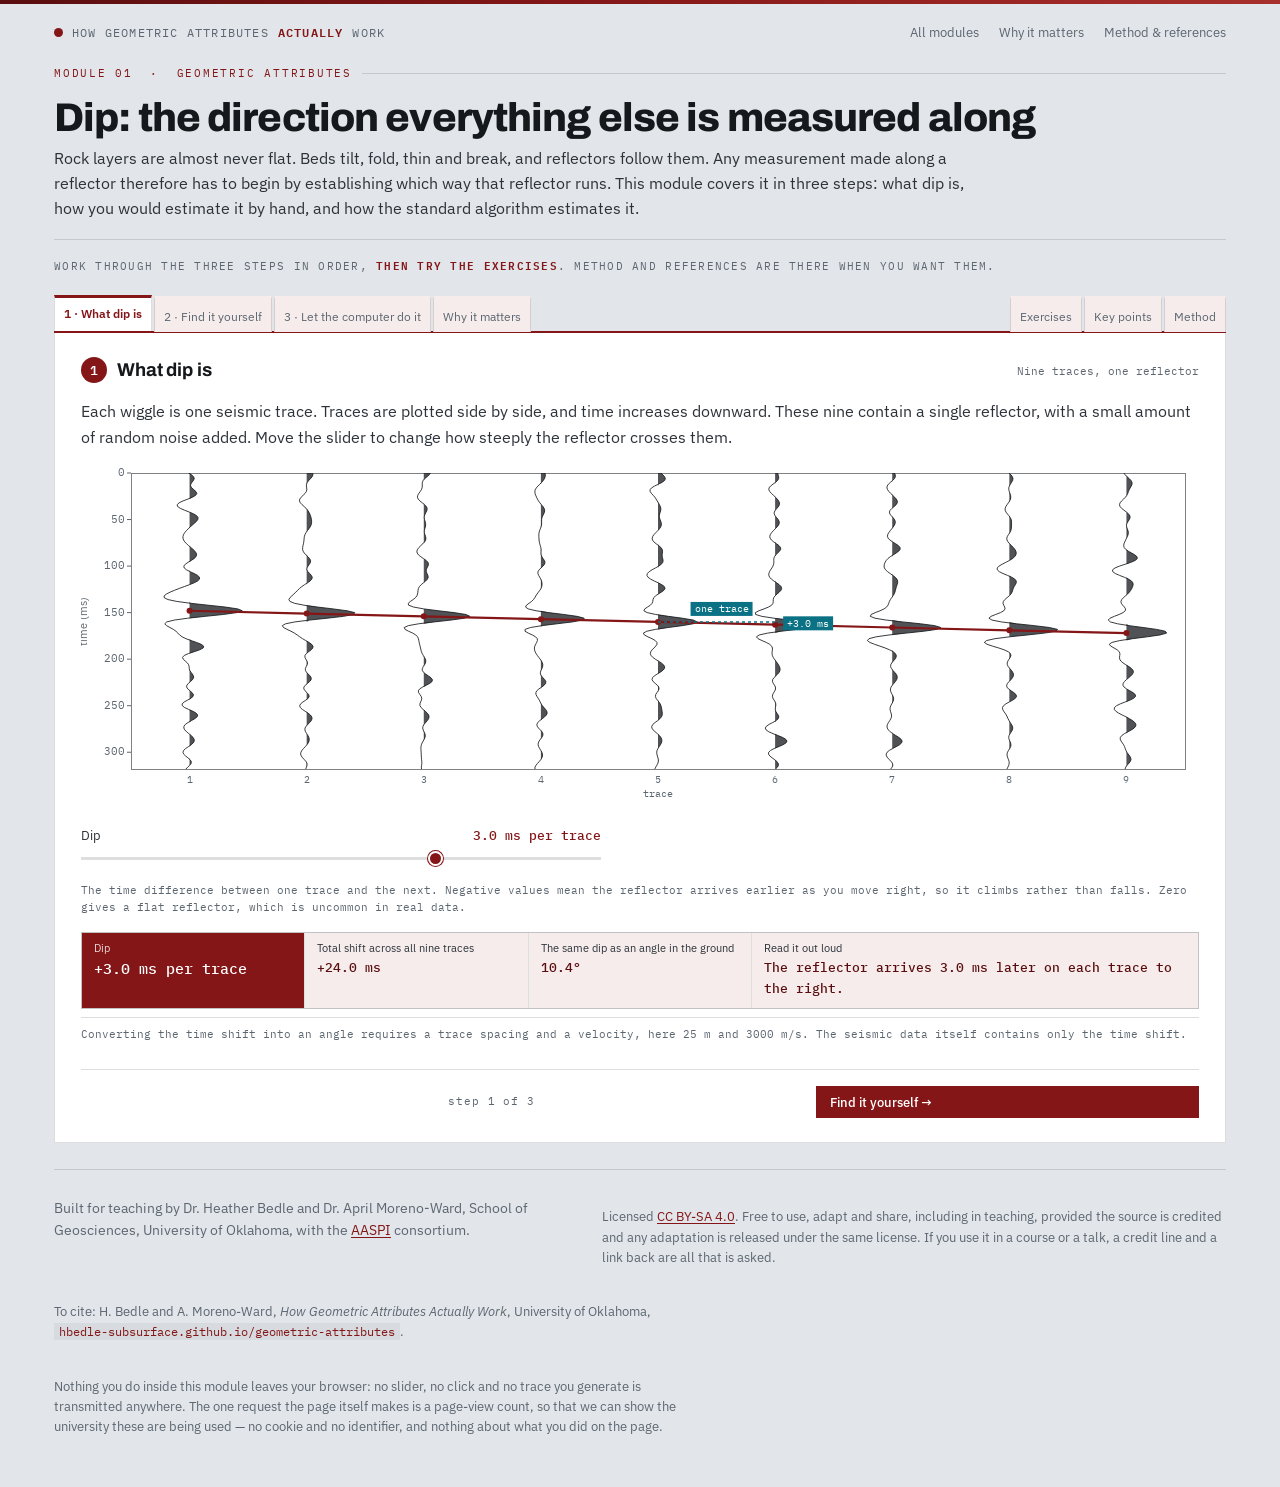
<file: modules/dip.html>
<!DOCTYPE html>
<html lang="en">
<head>
<meta charset="utf-8">
<meta name="viewport" content="width=device-width, initial-scale=1">
<title>Dip — the foundation | How Geometric Attributes Actually Work</title>
<meta name="description" content="An introduction to seismic dip in 2D: what dip is, why other geometric attributes depend on it, and how a dip scan estimates it.">
<link rel="preconnect" href="https://fonts.googleapis.com">
<link rel="preconnect" href="https://fonts.gstatic.com" crossorigin>
<link href="https://fonts.googleapis.com/css2?family=Archivo:wght@600;700;800&family=IBM+Plex+Mono:wght@400;500&family=IBM+Plex+Sans:wght@400;500;600&display=swap" rel="stylesheet">
<link rel="stylesheet" href="../assets/style.css">
</head>
<body>

<div class="wrap">
  <header class="masthead">
    <a class="brand" href="../index.html"><span class="dot"></span>How geometric attributes <b>actually</b> work</a>
    <nav>
      <a href="../index.html">All modules</a>
      <a href="#tabs" data-tab="pw">Why it matters</a>
      <a href="#tabs" data-tab="pm">Method &amp; references</a>
    </nav>
  </header>

  <div class="mod-head">
    <p class="eyebrow">Module 01 &nbsp;·&nbsp; Geometric attributes</p>
    <h1>Dip: the direction everything else is measured along</h1>
    <p class="sub">Rock layers are almost never flat. Beds tilt, fold, thin and break, and reflectors
      follow them. Any measurement made along a reflector therefore has to begin by establishing which way
      that reflector runs. This module covers it in three steps: what dip is, how you would estimate it by
      hand, and how the standard algorithm estimates it.</p>
  </div>

  <!-- ============================== STEP ONE ============================== -->
  <div class="labhead">
    <div class="labgrid">
      <div>
        <p class="cap">The seismic <span>&mdash; and the line you are fitting to it</span></p>
        <canvas id="cMain" aria-label="Twenty-five seismic traces with a tiltable line drawn across them"></canvas>
      </div>
      <div>
        <p class="cap">The search settings <span>&mdash; results update as you drag</span></p>
        <div class="controls" id="winControls">
      <div class="ctl-col">
        <h2>Where it looks</h2>
        <div class="ctl">
          <label for="thMax">Search range <span class="val" id="thMaxV">± 8 ms/trace</span></label>
          <input type="range" id="thMax" min="1" max="10" step="0.5" value="8">
        </div>
        <p class="hint-line" style="margin:-8px 0 14px">The largest tilt allowed in either
          direction. Dips steeper than this cannot be found, and nothing in the output records that the
          limit was reached.</p>
        <div class="ctl">
          <label for="dStep">Step size <span class="val" id="dStepV">1.00 ms/trace</span></label>
          <input type="range" id="dStep" min="0.25" max="4" step="0.25" value="1">
        </div>
        <p class="hint-line" style="margin:-8px 0 14px">The spacing between successive tilts. Larger
          steps mean fewer trials and a faster run, at the cost of precision.</p>
        <label class="check"><input type="checkbox" id="refine" checked> Fine-tune the winner</label>
        <p class="hint-line" style="margin:-4px 0 0">Fits a parabola through the winning tilt and its
          two neighbors, so the estimate can fall between the values actually tested.</p>
      </div>

      <div class="ctl-col">
        <h2>How much data it judges on</h2>
        <div class="ctl">
          <label for="half">Traces used <span class="val" id="halfV">9 traces</span></label>
          <input type="range" id="half" min="1" max="10" step="1" value="4">
        </div>
        <p class="hint-line" style="margin:-8px 0 14px">The number of traces compared at once. Three
          gives very little evidence to work from; twenty-one spans 250 m either side of the point being
          described.</p>
        <div class="ctl">
          <label for="kHalf">Window height <span class="val" id="kHalfV">± 60 ms</span></label>
          <input type="range" id="kHalf" min="5" max="50" step="1" value="30">
        </div>
        <p class="hint-line" style="margin:-8px 0 0">The length of trace compared. A common guideline
          is about one period of the wavelet, roughly ±17 ms at 30 Hz. At ±100 ms the window spans three separate
          reflectors.</p>
      </div>

      <div class="ctl-col">
        <h2>The data, and the display</h2>
        <label class="check"><input type="checkbox" id="fault"> Put a fault five traces away</label>
        <p class="hint-line" style="margin:-4px 0 12px">No effect while the window stays narrow. Beyond
          nine traces the window reaches across the fault.</p>
        <label class="check"><input type="checkbox" id="split"> Make the bed dip change with depth</label>
        <p class="hint-line" style="margin:-4px 0 12px">Beds below about 290 ms dip in the opposite
          direction. This affects the estimate only once the window is tall enough to include them.</p>
        <div class="ctl">
          <label for="noise">Noise <span class="val" id="noiseV">none</span></label>
          <input type="range" id="noise" min="0" max="60" step="2" value="0">
        </div>
        <p class="hint-line" style="margin:-8px 0 12px">Field traces are never identical. Increasing this
          lowers both the score and the accuracy of the estimate.</p>
        <div class="ctl">
          <label>Show the traces as</label>
          <div class="seg" role="group" aria-label="Display style">
            <button type="button" id="dWig" aria-pressed="true">Wiggle</button>
            <button type="button" id="dCol" aria-pressed="false">Color</button>
          </div>
        </div>
        <button class="btn ghost small" id="resetBtn" type="button">Reset everything</button>
      </div>
    </div>
      </div>
    </div>
  </div>

  <p class="tabhint">Work through the three steps in order, <b>then try the exercises</b>.
    Method and references are there when you want them.</p>
  <nav class="tabs" id="tabs" role="tablist" aria-label="Module steps">
    <button role="tab" data-tab="p1" aria-selected="false">1 · What dip is</button>
    <button role="tab" data-tab="p2" aria-selected="false">2 · Find it yourself</button>
    <button role="tab" data-tab="p3" aria-selected="false">3 · Let the computer do it</button>
    <button role="tab" data-tab="pw" aria-selected="false">Why it matters</button>
    <span class="gap"></span>
    <button role="tab" data-tab="pe" aria-selected="false">Exercises</button>
    <button role="tab" data-tab="pk" aria-selected="false">Key points</button>
    <button role="tab" data-tab="pm" aria-selected="false">Method</button>
  </nav>

  <section class="tabpane" id="p1" role="tabpanel" hidden>
    <div class="plot-head" style="margin-bottom:14px">
      <h3><span class="stepno">1</span>What dip is</h3>
      <span class="hint">Nine traces, one reflector</span>
    </div>

        <p class="lede">
      Each wiggle is one seismic trace. Traces are plotted side by side, and time increases downward. These
      nine contain a single reflector, with a small amount of random noise added. Move the slider to change
      how steeply the reflector crosses them.</p>

    <canvas id="c1" aria-label="Nine seismic traces with a single dipping reflector"></canvas>

    <div class="ctl" style="margin-top:14px;max-width:520px">
      <label for="d1">Dip <span class="val" id="d1V">3.0 ms per trace</span></label>
      <input type="range" id="d1" min="-8" max="8" step="0.5" value="3">
    </div>
    <p class="hint-line" style="margin:-8px 0 12px">The time difference between one trace and
      the next. Negative values mean the reflector arrives earlier as you move right, so it climbs rather
      than falls. Zero gives a flat reflector, which is uncommon in real data.</p>

    <div class="stats">
      <div class="stat key"><span>Dip</span><b id="s1a">—</b></div>
      <div class="stat"><span>Total shift across all nine traces</span><b id="s1b">—</b></div>
      <div class="stat"><span>The same dip as an angle in the ground</span><b id="s1c">—</b></div>
      <div class="stat wide"><span>Read it out loud</span><b id="s1d">—</b></div>
    </div>
    <div class="legend">
      <span>Converting the time shift into an angle requires a trace spacing and a velocity, here 25 m and
        3000 m/s. The seismic data itself contains only the time shift.</span>
    </div>
    </section>

  <section class="tabpane" id="p2" role="tabpanel" hidden>
    <div class="plot-head" style="margin-bottom:14px">
      <h3><span class="stepno">2</span>Find the dip yourself</h3>
      <span class="hint">Tilt the line until it lies along the bed</span>
    </div>

        <p class="lede">
      Twenty-five traces, and this time the dip is not shown. The crimson line is your estimate of the bed
      orientation. Adjust its tilt until it follows a reflector instead of cutting across one. This is the
      same judgement an interpreter makes by eye on a section.</p>


    <div class="ctl" style="margin-top:14px;max-width:520px">
      <label for="guess">Tilt of your line <span class="val" id="guessV">0.00 ms per trace</span></label>
      <input type="range" id="guess" min="-8" max="8" step="0.25" value="0">
    </div>
    <p class="hint-line" style="margin:-8px 0 16px">The dashed box outlines the data being
      scored. It tilts with the line, so the window follows the bedding rather than the time axis.</p>

    <p class="sublabel"><b>1</b> How well the traces match along your line
      <span class="note">1.0 would mean every trace is identical</span></p>
    <canvas id="c2c" aria-label="Match score for the current tilt"></canvas>

    <p class="sublabel" style="margin-top:16px"><b>2</b> The same traces, redrawn along your line
      <span class="note">what the score is measuring</span></p>
    <canvas id="c2b" aria-label="The traces from inside the window, laid side by side along the guessed dip"></canvas>
    <p class="hint-line" style="margin:8px 0 14px">Each trace is sampled along the tilted
      line and the results are plotted side by side. At the correct tilt they coincide. At the wrong tilt
      they are offset from one another.</p>

    <div style="display:flex;gap:10px;flex-wrap:wrap;margin-bottom:14px">
      <button class="btn small" id="newBtn" type="button">New hidden dip</button>
      <button class="btn ghost small" id="tellBtn" type="button">Tell me the answer</button>
    </div>

    <div class="stats">
      <div class="stat"><span>Your tilt</span><b id="s2a">—</b></div>
      <div class="stat key"><span>Match score</span><b id="s2b">—</b></div>
      <div class="stat"><span>How close you are</span><b id="s2c">—</b></div>
      <div class="stat wide"><span>The real answer</span><b id="s2d">—</b></div>
    </div>
    <div class="legend">
      <span>The highest score you can reach is rarely 1.0, and on field data it is much lower. Traces differ
        for reasons unrelated to dip, including noise, bed thinning and lateral changes in lithology. The aim
        is the best available match, not a perfect one.</span>
    </div>
    </section>

  <section class="tabpane" id="p3" role="tabpanel" hidden>
    <div class="plot-head" style="margin-bottom:14px">
      <h3><span class="stepno">3</span>Let the computer do it</h3>
      <span class="hint">Same data, same job, every tilt tried in turn</span>
    </div>

        <p class="lede">
      The algorithm cannot judge by eye whether the line follows a bed, but it can do the rest of what you
      just did: sample the traces along a tilted line, measure how well they agree, and record the result. It
      repeats this for every tilt in a range and keeps the highest-scoring one. The estimate it returns is
      the tilt that best aligns the traces, which is what correcting for bed dip amounts to in practice.</p>

    <div style="display:flex;gap:12px;align-items:center;flex-wrap:wrap;margin-bottom:16px">
      <button class="btn small" id="runBtn" type="button">Run the search</button>
      <div style="flex:1 1 240px;min-width:200px">
        <label for="cand" style="display:flex;justify-content:space-between;font-family:var(--mono);font-size:11px;letter-spacing:.06em;text-transform:uppercase;color:var(--ink-soft);margin-bottom:4px">
          Currently trying <span class="val" id="candV">—</span></label>
        <input type="range" id="cand" min="0" max="16" step="1" value="0" style="width:100%">
      </div>
      <button class="btn ghost small" id="winBtn" type="button" style="margin-top:0">Show the winner</button>
    </div>


    <p class="sublabel" style="margin-top:16px"><b>1</b> The score for every tilt it has tried
      <span class="note">the tallest bar wins</span></p>
    <canvas id="c3b" aria-label="Match score plotted against every candidate tilt"></canvas>

    <div class="stats" style="margin:16px 0 20px">
      <div class="stat key"><span>The computer's answer</span><b id="s3a">—</b></div>
      <div class="stat"><span>Score at the winner</span><b id="s3b">—</b></div>
      <div class="stat"><span>The real answer</span><b id="s3c">—</b></div>
      <div class="stat"><span>How far off it is</span><b id="s3d">—</b></div>
      <div class="stat"><span>Tilts tried</span><b id="s3e">—</b></div>
      <div class="stat wide"><span>Verdict</span><b id="s3f">—</b></div>
    </div>

    </section>

  <section class="tabpane" id="pw" role="tabpanel" hidden>
    <div class="plot-head" style="margin-bottom:14px">
      <h3><span class="stepno">?</span>Why dip is computed first</h3>
      <span class="hint">Everything downstream is measured relative to it</span>
    </div>
    <p class="lede">Geometric attributes are measured <b>along</b> the reflector, not horizontally across
      the display. That requires knowing the reflector orientation before you can compute anything else, and
      because bedding is rarely flat, the orientation differs from sample to sample. So the dip field is rarely the
      endpoint of an interpretation — it is mainly the coordinate system every other attribute in this
      course is expressed in, though dip magnitude and azimuth maps are also read directly, as the end of
      this page describes.</p>
    <p class="lede">An error in the dip field is not reported by anything downstream. A coherence volume computed on a
      bad dip field still looks like a coherence volume. It is simply imaging the wrong thing, and it will
      keep doing so all the way to the interpretation.</p>

    <h2 style="font-family:var(--mono);font-size:10.5px;letter-spacing:.15em;text-transform:uppercase;color:var(--crimson);margin:24px 0 12px;padding-bottom:8px;border-bottom:1px solid var(--rule)">
      What depends on it</h2>
    <ul class="lede" style="padding-left:20px">
      <li><b>Coherence</b> compares neighboring traces along the bed. Compared horizontally instead, a
        perfectly continuous dipping reflector reads as a discontinuity, and the output images bedding
        rather than faults. Module 03 measures exactly how bad that gets.</li>
      <li><b>Curvature</b> is the derivative of the dip field, so its quality is limited by the dip
        estimate's — and differentiating amplifies whatever error is there.</li>
      <li><b>Aberrancy</b> takes a further derivative again, so the same error is amplified once more. It requires the cleanest dip volume of anything here.</li>
      <li><b>Structure-oriented filtering</b> smooths along bedding. Given the wrong orientation it smooths <em>across</em> reflectors instead, removing the discontinuities the filtering was meant to preserve, and the result still looks clean.</li>
      <li><b>Horizon auto-tracking</b> follows the local dip from seed point to seed point, so a poor dip
        field sends the tracker across a fault or onto the wrong loop.</li>
    </ul>

    <h2 style="font-family:var(--mono);font-size:10.5px;letter-spacing:.15em;text-transform:uppercase;color:var(--crimson);margin:24px 0 12px;padding-bottom:8px;border-bottom:1px solid var(--rule)">
      And on its own</h2>
    <p class="lede">Dip azimuth and dip magnitude do get displayed in their own right. A dip magnitude map
      highlights fault planes and steep flanks; a dip azimuth map shows structural grain and picks out
      lineaments that are hard to see on amplitude, which is why the two are often co-rendered. But the main
      reason to spend real effort here is the one above: every attribute is built on the dip field, and an error in it propagates into all of them with nothing in the output to record that it happened.</p>
    <div class="legend prose">
      <span>This is also why modules 01 to 03 come before any of the discontinuity or curvature attributes.
        That is the order in which the computation happens.</span>
    </div>
  </section>

  <section class="tabpane" id="pe" role="tabpanel" hidden>
<div class="tryit" style="max-width:none">
      <h3>Exercises</h3>
      <ol>
        <li><b>Search too narrow a range.</b> Press "tell me the answer" so the target is visible, then
          reduce the search range until the real dip falls outside it.
          <details class="reveal"><summary>Hint</summary><span class="ans">The estimate stops at the edge of the range and stays there. The bars are still
            rising when the search runs out of tilts to try. No warning is produced, and the value returned
            looks no different from a correct one. This is the most common cause of a bad dip
            volume.</span></details></li>
        <li><b>Coarsen the step size.</b> Set the step size to 2 ms/trace, then switch "fine-tune the
          winner" off and on several times.
          <details class="reveal"><summary>Hint</summary><span class="ans">With it off, the estimate can only take one of the nine values tested, so it
            moves in jumps and averages roughly four times further from the correct answer. With it on, the
            parabola fit recovers most of that precision at almost no computational cost, which is what
            allows production software to search coarsely. At a 4 ms step the fit begins to fail: a parabola
            needs the peak to be sampled, and five tilts across the range do not sample it.</span></details></li>
        <li><b>Widen the window across a fault.</b> Switch the fault on and change nothing else; at nine
          traces the window still clears it. Now increase "traces used" to 21.
          <details class="reveal"><summary>Hint</summary><span class="ans">The score roughly halves the moment the tilted box reaches across the break,
            and the winning tilt becomes a compromise between two beds that are not the same bed. The break
            itself is one trace wide, but the estimate is degraded as far either side of it as the window
            reaches — ten traces at this setting, four at the default nine. Coherence computed on a dip
            field smeared this way produces broad, indistinct faults. Production software addresses this by testing several
            windows offset around the sample and keeping the most confident, rather than always centering the
            window.</span></details></li>
        <li><b>Make the window too tall.</b> Switch on "bed dip changes with depth", then walk the window
          height from ±30 ms up to ±100 ms, watching the box extend into the lower beds.
          <details class="reveal"><summary>Hint</summary><span class="ans">The score falls steadily once the window starts reaching the lower beds,
            from near 0.98 at ±30 ms to around two thirds of that by ±100. Watch what the estimate does
            while that happens: almost nothing. It holds within a twentieth of a millisecond of the correct
            answer the whole way. The upper beds still outweigh the lower ones inside the window, so the
            second dip domain enters as disagreement rather than as a competing answer. Switch the depth
            change off and repeat: the same window heights now cost nothing at all. The data did not become
            harder to work with; the window was set to treat a larger interval as one unit, and the fall in score is the record of that. Window height sets the interval over which the geology is assumed constant, which is why it is normally quoted as a fraction of a wavelength.</span></details></li>
        <li><b>Reduce the number of traces and compare the score with the error.</b> Set noise to about
          30%, then lower "traces used" from 9 to 3, reading both figures as you go.
          <details class="reveal"><summary>Hint</summary><span class="ans">The score <em>rises</em> by roughly a quarter while the estimate becomes about
            two and a half times worse: the error grows from a few tenths of a millisecond per trace to
            most of a millisecond. Three traces have less scope to disagree, so they match more
            easily and establish much less. <b>A high score is therefore not evidence of a good
            estimate</b>, and a confidence volume has to be interpreted alongside the window size that
            produced it.</span></details></li>
        <li><b>Increase the noise until the estimate fails.</b> Raise noise in stages to 20%, 40% and 60%,
          pressing "new hidden dip" several times at each level.
          <details class="reveal"><summary>Hint</summary><span class="ans">The estimate degrades gradually: barely affected at 20%, a few tenths of a
            millisecond out at 40%. Past 50% the bars lose their single clear peak and the winner sometimes
            settles on the wrong one. The <em>score</em> falls well before the estimate does, from near 1 at
            no noise to well under two thirds by 60%. That difference is the reason attribute software writes a confidence volume alongside
            the dip: it registers the problem while the dip values still look plausible.</span></details></li>
      </ol>
    </div>
  </section>

  <section class="tabpane" id="pk" role="tabpanel" hidden>
<div class="takeaway" style="max-width:none">
      <h3>The main points</h3>
      <ul>
        <li><b>Dip is the normal condition of a reflector,</b> not a special case reserved for structured
          areas.</li>
        <li><b>Dip is a time shift per trace.</b> Converting it to an angle requires a trace spacing and a
          velocity, both supplied by the interpreter rather than measured.</li>
        <li><b>The estimate is obtained by trial, not by measurement.</b> Every permitted tilt is tested,
          scored on how well the traces align along it, and the best is kept.</li>
        <li><b>A low score is a warning, but a high score is not a guarantee.</b> Fewer traces and shorter
          windows both raise the score while worsening the estimate, because less evidence is available to
          contradict it.</li>
        <li><b>The window must be small enough for the geology inside it to be uniform.</b> Too wide and it
          crosses a fault; too tall and it reaches beds dipping the other way.</li>
        <li><b>Later attributes inherit the result.</b> Coherence is steered by it, curvature is computed
          from it, aberrancy differentiates it again. Check the dip field before attributing a problem to
          the attribute.</li>
      </ul>
      </div>
  </section>

  <section class="tabpane" id="pm" role="tabpanel" hidden>
  <details class="notes" id="notes" open>
    <summary>Method, assumptions, and where to read more</summary>
    <p>Twenty-five traces sampled every 2 ms, formed by convolving a set of reflection coefficients with a
      30 Hz Ricker wavelet and shifting each trace according to the dip. The hidden dip is drawn from a
      seeded random number, so "new hidden dip" produces a different case each time while a shared link
      reproduces the same one. The optional fault is a step in arrival time applied to every trace
      from trace 18 rightward, five traces from the analysis point at trace 13. The optional depth change reverses the dip of every bed below about
      290 ms.</p>
    <p>The score is <b>semblance</b>: the energy of the average trace divided by the average of the
      energies of the individual traces, over the analysis window. Written out for N traces, that is the
      energy of the summed traces divided by N times the summed energy of the individual traces. It is 1
      when every trace in the window is identical and falls toward 1/N when they are unrelated. Marfurt et
      al. (1998) introduced it as a coherence measure, and it is also the quantity the dip search
      maximizes. Coherence and dip estimation are the same
      calculation used to answer two different questions.</p>
    <p>The search is the discrete dip scan of Marfurt et al. (1998), offered today as one of the two
      algorithms in AASPI program <span class="k">dip3d</span>. Candidate tilts are spaced evenly across the
      range, each trace is read along the tilted line with linear interpolation between samples, and the
      winner is refined by fitting a parabola through it and its two neighbors.</p>
    <p>Several simplifications, each treated in a later module. This is 2D, so there is a single dip
      component rather than the inline and crossline pair, and no dip azimuth. The search range is quoted in
      milliseconds per trace, whereas production software asks for it in degrees and requires a conversion
      velocity. Semblance is computed on the plain trace rather than the analytic trace, meaning the trace together
      with its Hilbert transform, which module 04 introduces. Dip is estimated at
      a single point rather than at every sample in a volume. There is no Kuwahara search — testing several windows offset around the sample and keeping the most
      internally consistent one — which is what keeps a production dip estimate from smearing across a
      fault.</p>
    <ul>
      <li>Marfurt, K. J., R. L. Kirlin, S. L. Farmer, and M. S. Bahorich, 1998, 3-D seismic attributes using
        a semblance-based coherency algorithm: <em>Geophysics</em>, 63, 1150–1165.</li>
      <li>Marfurt, K. J., 2006, Robust estimates of 3D reflector dip and azimuth: <em>Geophysics</em>, 71,
        P29–P40.</li>
      <li>Chopra, S., and K. J. Marfurt, 2007, <em>Seismic Attributes for Prospect Identification and
        Reservoir Characterization</em>: SEG.</li>
      <li>AASPI program documentation for <span class="k">dip3d</span>, University of Oklahoma —
        <a href="https://www.ou.edu/mcee/labs/aaspi">ou.edu/mcee/labs/aaspi</a>.</li>
    </ul>
  </details>

  </section>

  <section class="nextup" id="nextup" hidden>
    <p class="eyebrow">Next up</p>
    <h3><a href="dip3d.html">02 · Inline and crossline dip</a></h3>
    <p>A line of traces becomes a patch of traces in a survey, and one dip component becomes two: the time
      shift per trace along the inline, and the time shift per line along the crossline. Dip magnitude and
      dip azimuth are derived from that pair.</p>
    <a class="btn" href="dip3d.html">Open module 02 →</a>
    <a class="btn ghost" href="../index.html">All modules</a>
  </section>

  <div class="pager" id="pager" hidden>
    <a class="btn ghost" href="../index.html">← All modules</a>
    <a class="btn" href="dip3d.html">Next: inline and crossline dip →</a>
  </div>

  <footer>
    <div class="foot-grid">
      <p>Built for teaching by Dr. Heather Bedle and Dr. April Moreno-Ward, School of Geosciences,
        University of Oklahoma, with the
        <a href="https://www.ou.edu/mcee/labs/aaspi">AASPI</a> consortium.</p>
      <p class="lic">Licensed <a href="https://creativecommons.org/licenses/by-sa/4.0/">CC BY-SA 4.0</a>.
        Free to use, adapt and share, including in teaching, provided the source is credited and any
        adaptation is released under the same license. If you use it in a course or a talk, a credit line
        and a link back are all that is asked.</p>
      <p class="lic">To cite: H. Bedle and A. Moreno-Ward, <i>How Geometric Attributes Actually Work</i>, University of
        Oklahoma, <span class="k">hbedle-subsurface.github.io/geometric-attributes</span>.</p>
      <p class="lic">Nothing you do inside this module leaves your browser: no slider, no click and no
        trace you generate is transmitted anywhere. The one request the page itself makes is a page-view
        count, so that we can show the university these are being used &mdash; no cookie and no
        identifier, and nothing about what you did on the page.</p>
    </div>
  </footer>
</div>

<script src="../assets/count.js"></script>
<script src="../assets/popout.js"></script>
<script src="../assets/panelout.js"></script>
<script src="../assets/seismic.js"></script>
<script src="../assets/attributes.js"></script>
<script>
(function () {
  'use strict';

  /* The commonest way this page breaks is a path problem: the module sits in
     modules/ and reaches up to ../assets/. If a library did not load, every
     canvas stays blank and nothing says why, so say why. */
  if (typeof SEIS === 'undefined' || typeof ATTR === 'undefined') {
    const missing = [];
    if (typeof SEIS === 'undefined') missing.push('assets/seismic.js');
    if (typeof ATTR === 'undefined') missing.push('assets/attributes.js');
    const el = document.createElement('div');
    el.setAttribute('style', 'background:#841617;color:#fff;padding:14px 18px;margin:16px 0;' +
      'font:13px/1.6 ui-monospace,Menlo,monospace');
    el.textContent = 'This module could not load ' + missing.join(' and ') +
      '. It expects them one directory up, at ../assets/, and file names are ' +
      'case-sensitive on GitHub Pages.';
    const w = document.querySelector('.wrap');
    (w || document.body).insertBefore(el, w ? w.firstChild : null);
    return;
  }

  const $ = (id) => document.getElementById(id);
  const clamp = (v, a, b) => Math.max(a, Math.min(b, v));
  const visible = (id) => { const el = $(id); return el && !el.hidden; };

  /* =====================================================================
     THE MODEL

     Everything the student touches is in milliseconds per trace, because
     that is a quantity they can read off the time axis and check. The
     conversion to samples per trace, which is what the algorithm works in,
     happens in one place and nowhere else.
     ===================================================================== */

  const DT = 0.002;                     // 2 ms
  const DXM = 25, VEL = 3000;           // trace spacing and conversion velocity

  const N1X = 9, N1T = 160, C1X = 4;    // step 1: nine traces
  const NX = 25, NT = 220;              // steps 2 and 3
  const CX = 12, CT = 110;              // the point being analyzed: trace 13, 220 ms
  const FAULT_IX = 17;                  // traces from here rightward are downthrown
  const THROW = 11;                     // samples, about 22 ms
  const SPLIT_T = 145;                  // beds below here can dip the other way

  const msToP = (ms) => (ms / 1000) / DT;
  const pToMs = (p) => p * DT * 1000;
  const msToDeg = (ms) => ATTR.dipToDegrees(msToP(ms), DT, DXM, VEL);

  const DEF = {
    d1: 3,                              // step 1 dip, ms/trace
    guess: 0, seed: 5,                   // step 2
    thMax: 8, dStep: 1,                 // search range and step, ms/trace
    half: 4, kHalf: 30,                 // traces either side, samples either side
    noise: 0, fault: false, split: false,
    refine: true, disp: 'wiggle', tab: 'p1',
  };
  let S = SEIS.readState(DEF);

  const CAN_LINK = location.protocol !== 'file:';
  const saveState = () => {
    if (!CAN_LINK) return;
    try { SEIS.writeState(S, DEF); } catch (e) { /* nothing shareable */ }
  };

  // The hidden dip comes from the seed, so a shared link reproduces the puzzle
  function hiddenMs() {
    const r = SEIS.mulberry32(S.seed | 0);
    r(); r();
    const v = Math.round((r() * 10 - 5) * 4) / 4;     // -5 .. +5, quarter ms
    return Math.abs(v) < 0.75 ? v + 2 : v;            // never nearly flat
  }
  let TRUE_MS = hiddenMs();

  /* Whether the answer has been given away. Deliberately not part of S: it
     describes where the student has got to, not how the page is configured,
     and putting it in the link means a reload starts with the answer up. */
  let TOLD = false;

  /* ------------------------------ the traces --------------------------- */

  const WAVELET = SEIS.makeWavelet({ type: 'ricker', f: 30 });

  function addNoise(f, pct, seed, nx, nt) {
    if (!pct) return f;
    let pk = 1e-6;
    for (let i = 0; i < f.length; i++) pk = Math.max(pk, Math.abs(f[i]));
    const nz = SEIS.bandLimitedNoise(nx, nt, DT, WAVELET, seed, 1);
    const amp = (pct / 100) * pk;
    for (let i = 0; i < f.length; i++) f[i] += amp * nz[i];
    return f;
  }

  function peakOf(f) {
    let pk = 1e-6;
    for (let i = 0; i < f.length; i++) pk = Math.max(pk, Math.abs(f[i]));
    return pk;
  }

  // step 1: nine traces, one reflector, a little noise so it looks real
  function buildStep1() {
    const f = new Float32Array(N1X * N1T);
    const p = msToP(S.d1);
    for (let ix = 0; ix < N1X; ix++) {
      const sh = p * (ix - C1X);
      f.set(SEIS.traceFromSpikes([{ t: (80 + sh) * DT, r: 0.1 }], 0, DT, N1T, WAVELET), ix * N1T);
    }
    addNoise(f, 9, 31, N1X, N1T);
    return { f, pk: peakOf(f) };
  }

  /* Steps 2 and 3. Beds every 36 samples, with two optional complications:
     a fault to the right of the analysis point, and a reversal of dip below
     SPLIT_T. Both are harmless until the analysis window grows enough to
     reach them, which is exactly the lesson. */
  function buildMain() {
    const beds = [-22, 20, 50, 80, 110, 150, 190, 230];
    const amps = [0.08, 0.09, -0.08, 0.095, -0.075, 0.09, -0.085, 0.075];
    const f = new Float32Array(NX * NT);
    for (let ix = 0; ix < NX; ix++) {
      const spikes = [];
      for (let b = 0; b < beds.length; b++) {
        const t0 = beds[b];
        const dip = (S.split && t0 > SPLIT_T) ? -TRUE_MS : TRUE_MS;
        let sh = msToP(dip) * (ix - CX);
        if (S.fault && ix >= FAULT_IX) sh += THROW;
        spikes.push({ t: (t0 + sh) * DT, r: amps[b] });
      }
      f.set(SEIS.traceFromSpikes(spikes, 0, DT, NT, WAVELET), ix * NT);
    }
    addNoise(f, S.noise, 9 + (S.seed | 0), NX, NT);
    return { f, pk: peakOf(f) };
  }

  let F1 = buildStep1();
  let F2 = buildMain();

  /* --------------------------- search settings ------------------------- */

  const halfTraces = () => clamp(Math.round(S.half), 1, 10);
  const nCand = () => clamp(2 * Math.round(S.thMax / S.dStep) + 1, 3, 121);
  const candMs = (i) => -S.thMax + (2 * S.thMax * i) / (nCand() - 1);

  let CAND = 0, SCAN = null, BESTI = 0;

  function runScan() {
    SCAN = ATTR.dipScan(F2.f, NX, NT, CX, CT,
      { half: halfTraces(), kHalf: S.kHalf, pMax: msToP(S.thMax), nP: nCand() });
    let b = 0;
    for (let i = 1; i < SCAN.curve.length; i++) if (SCAN.curve[i] > SCAN.curve[b]) b = i;
    BESTI = b;
  }

  const answerMs = () => (S.refine ? pToMs(SCAN.p) : candMs(BESTI));

  function gatherAt(ms) {
    const hf = halfTraces();
    const J = 2 * hf + 1, K = 2 * S.kHalf + 1;
    const buf = new Float64Array(J * K);
    ATTR.gatherAlongDip(F2.f, NX, NT, CX, CT, msToP(ms), hf, S.kHalf, buf);
    return { buf, J, K };
  }
  const scoreFor = (ms) => {
    const g = gatherAt(ms);
    return ATTR.semblance(g.buf, g.J, g.K);
  };

  /* =====================================================================
     DRAWING
     ===================================================================== */

  const CRIM = '#841617', TEAL = '#0B7285', SLATE = '#5C6670';
  const M = { l: 50, r: 14, t: 10, b: 34 };
  const EXC = 0.45;      // wiggle excursion, in trace spacings. Under 0.5 so a
                         // full-amplitude peak cannot reach its neighbor.

  /* clientWidth includes padding, and a tab pane has plenty of it, so sizing a
     canvas to it pushes the panel past the right-hand edge. Measure the
     content box instead. */
  function panelWidth(el) {
    const par = el && el.parentElement;
    if (!par) return 900;
    const cs = window.getComputedStyle(par);
    const inner = par.clientWidth
      - parseFloat(cs.paddingLeft || 0) - parseFloat(cs.paddingRight || 0);
    return Math.max(240, Math.floor(inner));
  }

  /* One panel of traces, wiggle or color, trace numbers along the bottom
     and milliseconds up the side. */
  function tracePanel(canvasId, field, nx, nt, peak, w, h, extras) {
    const ctx = SEIS.fitCanvas($(canvasId), w, h);
    ctx.clearRect(0, 0, w, h);
    const R = { x: M.l, y: M.t, w: w - M.l - M.r, h: h - M.t - M.b };

    if (S.disp === 'color') {
      SEIS.drawVarDensity(ctx, field, nx, nt, R,
        { cmap: SEIS.COLORMAPS.gray, clip: peak * 0.9 });
    } else {
      ctx.save(); ctx.fillStyle = '#fff'; ctx.fillRect(R.x, R.y, R.w, R.h); ctx.restore();
      SEIS.drawWiggle(ctx, field, nx, nt, R,
        { clip: peak, excursion: EXC, lineWidth: 1 });
    }

    const X = (ix) => R.x + ((ix + 0.5) / nx) * R.w;
    const Y = (it) => R.y + (it / (nt - 1)) * R.h;
    if (extras) extras(ctx, R, X, Y);

    SEIS.frame(ctx, R);
    SEIS.axisLeft(ctx, R, 0, (nt - 1) * DT * 1000, 'time (ms)', (v) => v.toFixed(0), { ticks: 5 });
    ctx.save();
    ctx.font = '10px "IBM Plex Mono", monospace'; ctx.fillStyle = SLATE;
    ctx.textAlign = 'center'; ctx.textBaseline = 'top';
    const every = nx > 15 ? 4 : 1;
    for (let ix = 0; ix < nx; ix++) {
      if (ix % every === 0 || ix === nx - 1) ctx.fillText(String(ix + 1), X(ix), R.y + R.h + 6);
    }
    ctx.fillText('trace', R.x + R.w / 2, R.y + R.h + 20);
    ctx.restore();
    return R;
  }

  /* -------------------------------- step 1 ----------------------------- */

  function drawStep1() {
    const w = panelWidth($('c1'));
    const h = clamp(Math.round(w * 0.34), 260, 340);
    tracePanel('c1', F1.f, N1X, N1T, F1.pk, w, h, (ctx, R, X, Y) => {
      const p = msToP(S.d1);
      ctx.save();
      ctx.beginPath(); ctx.rect(R.x, R.y, R.w, R.h); ctx.clip();
      ctx.strokeStyle = CRIM; ctx.lineWidth = 2.2;
      ctx.beginPath();
      for (let ix = 0; ix < N1X; ix++) {
        const y = Y(80 + p * (ix - C1X));
        ix === 0 ? ctx.moveTo(X(ix), y) : ctx.lineTo(X(ix), y);
      }
      ctx.stroke();
      ctx.fillStyle = CRIM;
      for (let ix = 0; ix < N1X; ix++) {
        ctx.beginPath(); ctx.arc(X(ix), Y(80 + p * (ix - C1X)), 3, 0, 6.2832); ctx.fill();
      }
      if (Math.abs(S.d1) > 0.01) {
        const ia = 4, ib = 5;
        const ya = Y(80 + p * (ia - C1X)), yb = Y(80 + p * (ib - C1X));
        ctx.setLineDash([3, 3]); ctx.strokeStyle = TEAL; ctx.lineWidth = 1.6;
        ctx.beginPath();
        ctx.moveTo(X(ia), ya); ctx.lineTo(X(ib), ya); ctx.lineTo(X(ib), yb);
        ctx.stroke(); ctx.setLineDash([]);
        ctx.restore();
        SEIS.tag(ctx, X(ib) + 8, (ya + yb) / 2, (S.d1 > 0 ? '+' : '') + S.d1.toFixed(1) + ' ms', TEAL);
        SEIS.tag(ctx, (X(ia) + X(ib)) / 2 - 26, ya - 13, 'one trace', TEAL);
        return;
      }
      ctx.restore();
      SEIS.tag(ctx, X(4) - 52, Y(80) - 14, 'flat reflector', TEAL);
    });
  }

  /* ------------------- the tilted line, steps 2 and 3 ------------------- */

  function drawTilt(ctx, R, X, Y, ms, showTruth) {
    const p = msToP(ms);
    const hf = halfTraces();
    const yAt = (ix) => Y(CT + p * (ix - CX));

    ctx.save();
    ctx.beginPath(); ctx.rect(R.x, R.y, R.w, R.h); ctx.clip();

    // the window the score is computed over, tilted with the line
    ctx.fillStyle = 'rgba(132,22,23,.07)';
    ctx.strokeStyle = CRIM; ctx.lineWidth = 1.5; ctx.setLineDash([4, 3]);
    const kk = S.kHalf;
    ctx.beginPath();
    ctx.moveTo(X(CX - hf - 0.4), Y(CT + p * (-hf - 0.4) - kk));
    ctx.lineTo(X(CX + hf + 0.4), Y(CT + p * (hf + 0.4) - kk));
    ctx.lineTo(X(CX + hf + 0.4), Y(CT + p * (hf + 0.4) + kk));
    ctx.lineTo(X(CX - hf - 0.4), Y(CT + p * (-hf - 0.4) + kk));
    ctx.closePath(); ctx.fill(); ctx.stroke();
    ctx.setLineDash([]);

    // the guess, faint right across the panel and solid inside the window
    ctx.strokeStyle = 'rgba(132,22,23,.32)'; ctx.lineWidth = 1.4;
    ctx.beginPath();
    ctx.moveTo(X(-0.5), yAt(-0.5)); ctx.lineTo(X(NX - 0.5), yAt(NX - 0.5));
    ctx.stroke();
    ctx.strokeStyle = CRIM; ctx.lineWidth = 2.6;
    ctx.beginPath();
    ctx.moveTo(X(CX - hf), yAt(CX - hf)); ctx.lineTo(X(CX + hf), yAt(CX + hf));
    ctx.stroke();

    // where the line crosses each trace: the samples that get compared
    ctx.fillStyle = '#fff';
    ctx.strokeStyle = CRIM; ctx.lineWidth = 1.2;
    for (let j = -hf; j <= hf; j++) {
      ctx.beginPath(); ctx.arc(X(CX + j), yAt(CX + j), 2.8, 0, 6.2832);
      ctx.fill(); ctx.stroke();
    }

    if (showTruth) {
      // The real bed, which steps down at the fault. Drawing it straight across
      // would have it floating off the reflectors on the downthrown side.
      const tp = msToP(TRUE_MS);
      const ty = (ix) => Y(CT + tp * (ix - CX) + (S.fault && ix >= FAULT_IX - 0.5 ? THROW : 0));
      ctx.strokeStyle = TEAL; ctx.lineWidth = 2; ctx.setLineDash([5, 4]);
      ctx.beginPath();
      ctx.moveTo(X(-0.5), ty(-0.5));
      ctx.lineTo(X(S.fault ? FAULT_IX - 0.5 : NX - 0.5), ty(S.fault ? FAULT_IX - 0.6 : NX - 0.5));
      ctx.stroke();
      if (S.fault) {
        ctx.beginPath();
        ctx.moveTo(X(FAULT_IX - 0.5), ty(FAULT_IX));
        ctx.lineTo(X(NX - 0.5), ty(NX - 0.5));
        ctx.stroke();
      }
      ctx.setLineDash([]);
    }
    ctx.restore();

    if (showTruth) SEIS.tag(ctx, R.x + 6, R.y + 12, 'the real bed dip', TEAL);
  }

  /* -------------------------------- step 2 ----------------------------- */

  /* The seismic lives in the header now, so it stays on screen whichever step
     you are reading. Step 2 draws your line on it; step 3 draws whatever tilt
     the search is currently trying. */
  function drawMain() {
    const el = $('cMain');
    if (!el || !el.parentElement || !el.parentElement.clientWidth) return;
    const w = panelWidth(el);
    const h = clamp(Math.round(w * 0.52), 230, 310);
    const onStep3 = visible('p3');
    const ms = onStep3 ? candMs(CAND) : S.guess;
    tracePanel('cMain', F2.f, NX, NT, F2.pk, w, h, (ctx, R, X, Y) => {
      drawTilt(ctx, R, X, Y, ms, TOLD);
      SEIS.tag(ctx, R.x + 7, R.y + 14,
        onStep3 ? 'the tilt being tried' : 'your line', CRIM);
    });
  }

  function drawStep2() {
    drawMain();
    drawScore('c2c', scoreFor(S.guess));
    drawGathered('c2b', S.guess);
  }

  /* The windowed traces read along the line and laid side by side. This is
     the thing semblance is actually looking at. */
  function drawGathered(canvasId, ms) {
    const g = gatherAt(ms);
    const w = panelWidth($(canvasId));
    const h = 170;
    const ctx = SEIS.fitCanvas($(canvasId), w, h);
    ctx.clearRect(0, 0, w, h);
    const R = { x: M.l, y: 8, w: w - M.l - M.r, h: h - 8 - 26 };

    const arr = new Float32Array(g.J * g.K);
    for (let i = 0; i < arr.length; i++) arr[i] = g.buf[i];

    ctx.save(); ctx.fillStyle = '#fff'; ctx.fillRect(R.x, R.y, R.w, R.h); ctx.restore();
    if (S.disp === 'color') {
      SEIS.drawVarDensity(ctx, arr, g.J, g.K, R, { cmap: SEIS.COLORMAPS.gray, clip: F2.pk * 0.9 });
    } else {
      SEIS.drawWiggle(ctx, arr, g.J, g.K, R, { clip: F2.pk, excursion: EXC, lineWidth: 1 });
    }
    SEIS.dashedLine(ctx, R.x, R.y + R.h / 2, R.x + R.w, R.y + R.h / 2,
      'rgba(132,22,23,.5)', [4, 3], 1.2);
    SEIS.frame(ctx, R);

    ctx.save();
    ctx.font = '10px "IBM Plex Mono", monospace'; ctx.fillStyle = SLATE;
    ctx.textAlign = 'center'; ctx.textBaseline = 'top';
    ctx.fillText(g.J + ' traces from inside the window, read along the line',
      R.x + R.w / 2, R.y + R.h + 7);
    ctx.restore();
  }

  /* A plain horizontal score bar: one number, no axes to decode. */
  function drawScore(canvasId, s) {
    const w = panelWidth($(canvasId)), h = 58;
    const ctx = SEIS.fitCanvas($(canvasId), w, h);
    ctx.clearRect(0, 0, w, h);
    const R = { x: 2, y: 6, w: w - 4, h: 24 };

    ctx.save();
    ctx.fillStyle = '#F1F2EE'; ctx.fillRect(R.x, R.y, R.w, R.h);
    const fw = clamp(s, 0, 1) * R.w;
    const n = Math.max(2, Math.round(fw));
    for (let i = 0; i < n; i++) {
      const col = ATTR.MAPS.scan((i / n) * clamp(s, 0, 1));
      ctx.fillStyle = 'rgb(' + col[0] + ',' + col[1] + ',' + col[2] + ')';
      ctx.fillRect(R.x + i * (fw / n), R.y, fw / n + 1, R.h);
    }
    ctx.strokeStyle = 'rgba(22,25,28,.4)'; ctx.lineWidth = 1;
    ctx.strokeRect(R.x + 0.5, R.y + 0.5, R.w, R.h);

    ctx.font = '500 15px "IBM Plex Mono", monospace';
    ctx.textBaseline = 'middle';
    if (fw > 66) {
      ctx.fillStyle = '#fff'; ctx.textAlign = 'right';
      ctx.fillText(s.toFixed(3), R.x + fw - 9, R.y + R.h / 2 + 0.5);
    } else {
      ctx.fillStyle = '#16191C'; ctx.textAlign = 'left';
      ctx.fillText(s.toFixed(3), R.x + fw + 9, R.y + R.h / 2 + 0.5);
    }

    ctx.font = '10.5px "IBM Plex Mono", monospace'; ctx.fillStyle = SLATE;
    ctx.textBaseline = 'top';
    ctx.textAlign = 'left'; ctx.fillText('0 \u2014 no match', R.x, R.y + R.h + 5);
    ctx.textAlign = 'right'; ctx.fillText('1 \u2014 traces identical', R.x + R.w, R.y + R.h + 5);
    ctx.restore();
  }

  /* -------------------------------- step 3 ----------------------------- */

  function drawStep3() { drawMain(); drawCurve(); }

  function drawCurve() {
    const w = panelWidth($('c3b'));
    const h = 250;
    const ctx = SEIS.fitCanvas($('c3b'), w, h);
    ctx.clearRect(0, 0, w, h);
    const R = { x: 50, y: 14, w: w - 62, h: h - 14 - 44 };
    if (!SCAN) return;

    const n = SCAN.curve.length;
    let hi = 0;
    for (let i = 0; i < n; i++) hi = Math.max(hi, SCAN.curve[i]);
    const top = clamp(hi * 1.18, 0.1, 1);
    const X = (ms) => R.x + ((ms + S.thMax) / (2 * S.thMax)) * R.w;
    const Y = (s) => R.y + R.h - (clamp(s, 0, top) / top) * R.h;

    SEIS.axisLeft(ctx, R, 0, top, 'score', (v) => v.toFixed(2),
      { flip: true, grid: true, ticks: 4 });

    /* Only the tilts already tried are drawn. Anything ahead of the search
       is a tick on the axis, not a bar — otherwise the shape of the answer
       is on screen before the search gets there, which gives the game away. */
    const bw = clamp((R.w / n) * 0.66, 2, 26);
    ctx.save();
    for (let i = 0; i < n; i++) {
      const x = X(candMs(i));
      if (i > CAND) {
        ctx.strokeStyle = 'rgba(22,25,28,.22)'; ctx.lineWidth = 1;
        ctx.beginPath();
        ctx.moveTo(x, R.y + R.h); ctx.lineTo(x, R.y + R.h - 4);
        ctx.stroke();
        continue;
      }
      const y = Y(SCAN.curve[i]);
      const col = ATTR.MAPS.scan(SCAN.curve[i] / Math.max(top, 1e-6));
      ctx.fillStyle = 'rgb(' + col[0] + ',' + col[1] + ',' + col[2] + ')';
      ctx.fillRect(x - bw / 2, y, bw, R.y + R.h - y);
      ctx.strokeStyle = 'rgba(22,25,28,.35)'; ctx.lineWidth = 1;
      ctx.strokeRect(x - bw / 2 + 0.5, y + 0.5, bw, R.y + R.h - y);
    }
    ctx.restore();

    // where the search has got to
    ctx.save();
    ctx.strokeStyle = '#16191C'; ctx.lineWidth = 1.4;
    ctx.beginPath();
    ctx.moveTo(X(candMs(CAND)), R.y); ctx.lineTo(X(candMs(CAND)), R.y + R.h);
    ctx.stroke(); ctx.restore();

    if (CAND >= BESTI) {
      const tx = clamp(X(candMs(BESTI)) + 7, R.x, R.x + R.w - 52);
      SEIS.tag(ctx, tx, Math.max(R.y + 8, Y(SCAN.curve[BESTI]) - 11), 'winner', CRIM);
    }
    if (TOLD && Math.abs(TRUE_MS) <= S.thMax) {
      SEIS.dashedLine(ctx, X(TRUE_MS), R.y, X(TRUE_MS), R.y + R.h, TEAL, [5, 4], 1.8);
    }

    SEIS.frame(ctx, R);
    SEIS.axisBottom(ctx, R, -S.thMax, S.thMax, 'tilt of the line (ms per trace)',
      (v) => (Math.abs(v) < 0.05 ? '0' : v.toFixed(1)));
  }

  /* =====================================================================
     READOUTS
     ===================================================================== */

  function updateStats() {
    const d = S.d1;
    $('s1a').textContent = (d > 0 ? '+' : '') + d.toFixed(1) + ' ms per trace';
    $('s1b').textContent = (d > 0 ? '+' : '') + (d * (N1X - 1)).toFixed(1) + ' ms';
    $('s1c').textContent = msToDeg(d).toFixed(1) + '\u00b0';
    $('s1d').textContent = Math.abs(d) < 0.01
      ? 'The reflector is flat.'
      : 'The reflector arrives ' + Math.abs(d).toFixed(1) + ' ms ' +
        (d > 0 ? 'later' : 'earlier') + ' on each trace to the right.';

    const sc = scoreFor(S.guess);
    const off = Math.abs(S.guess - TRUE_MS);
    $('s2a').textContent = (S.guess > 0 ? '+' : '') + S.guess.toFixed(2) + ' ms/trace';
    $('s2b').textContent = sc.toFixed(3);
    $('s2c').textContent = off < 0.13 ? 'you have it' : off < 0.6 ? 'very warm'
      : off < 1.5 ? 'warm' : off < 3 ? 'cold' : 'freezing';
    $('s2d').textContent = TOLD
      ? (TRUE_MS > 0 ? '+' : '') + TRUE_MS.toFixed(2) + ' ms/trace   (' +
        msToDeg(TRUE_MS).toFixed(1) + '\u00b0)'
      : 'hidden until you try';

    const a = answerMs(), err = a - TRUE_MS;
    $('s3a').textContent = (a > 0 ? '+' : '') + a.toFixed(2) + ' ms/trace';
    $('s3b').textContent = SCAN.sem.toFixed(3);
    $('s3c').textContent = TOLD
      ? (TRUE_MS > 0 ? '+' : '') + TRUE_MS.toFixed(2) + ' ms/trace'
      : 'still hidden';
    $('s3d').textContent = TOLD
      ? (Math.abs(err) < 0.005 ? '0.00' : (err > 0 ? '+' : '') + err.toFixed(2)) + ' ms/trace'
      : '\u2014';
    $('s3e').textContent = nCand();

    const pinned = Math.abs(candMs(BESTI)) >= 0.999 * S.thMax;
    const crossesFault = S.fault && CX + halfTraces() >= FAULT_IX;
    const crossesSplit = S.split && CT + S.kHalf > SPLIT_T;
    $('s3f').textContent = !TOLD
      ? 'Run the search to compare it with the correct value'
      : pinned
        ? 'Estimate is at the edge of the search range; widen the range'
        : crossesFault
          ? 'Window spans the fault; the estimate is a compromise between two blocks'
          : crossesSplit
            ? 'Window reaches beds that dip the other way'
            : SCAN.sem < 0.45
              ? 'Low score; the traces did not match well'
              : Math.abs(err) > 0.5
                ? 'Off by ' + Math.abs(err).toFixed(2) + ' ms/trace'
                : 'Within ' + Math.abs(err).toFixed(2) + ' ms/trace of the correct value';
  }

  function syncLabels() {
    $('d1V').textContent = S.d1.toFixed(1) + ' ms per trace';
    $('guessV').textContent = (S.guess > 0 ? '+' : '') + S.guess.toFixed(2) + ' ms per trace';
    $('thMaxV').textContent = '\u00b1 ' + S.thMax + ' ms/trace';
    $('dStepV').textContent = S.dStep.toFixed(2) + ' ms/trace';
    $('halfV').textContent = (2 * halfTraces() + 1) + ' traces';
    $('kHalfV').textContent = '\u00b1 ' + (S.kHalf * DT * 1000).toFixed(0) + ' ms';
    $('noiseV').textContent = S.noise === 0 ? 'none' : S.noise + '%';
    $('candV').textContent = (candMs(CAND) > 0 ? '+' : '') + candMs(CAND).toFixed(2) +
      ' ms/trace' + (CAND === BESTI ? '  \u2190 best so far' : '');
    $('dWig').setAttribute('aria-pressed', S.disp === 'wiggle');
    $('dCol').setAttribute('aria-pressed', S.disp === 'color');
  }

  function pushToInputs() {
    $('d1').value = S.d1; $('guess').value = S.guess;
    $('thMax').value = S.thMax; $('dStep').value = S.dStep;
    $('half').value = S.half; $('kHalf').value = S.kHalf;
    $('noise').value = S.noise;
    $('refine').checked = S.refine;
    $('fault').checked = S.fault; $('split').checked = S.split;
    $('cand').max = nCand() - 1; $('cand').value = CAND;
  }

  /* =====================================================================
     PLUMBING
     ===================================================================== */

  function drawAll() {
    if (visible('p1')) drawStep1();
    if (visible('p2')) drawStep2();
    if (visible('p3')) drawStep3();
    syncLabels(); updateStats();
  }

  function refreshSearch(keepCand) {
    $('cand').max = nCand() - 1;
    runScan();
    if (!keepCand) CAND = BESTI;
    CAND = clamp(CAND, 0, nCand() - 1);
    $('cand').value = CAND;
    drawStep2(); drawStep3(); syncLabels(); updateStats();
    saveState();
  }

  function rebuildData() { F2 = buildMain(); refreshSearch(false); }

  let ANIM = null;
  function stopAnim() {
    if (!ANIM) return;
    cancelAnimationFrame(ANIM.raf); ANIM = null;
    $('runBtn').textContent = 'Run the search';
  }
  function runAnim() {
    stopAnim();
    const n = nCand();
    const per = clamp(2600 / n, 45, 240);
    CAND = 0; $('cand').value = 0;
    ANIM = { i: -1, t0: performance.now(), raf: 0 };
    $('runBtn').textContent = 'Stop';
    const tick = (now) => {
      if (!ANIM) return;
      const i = Math.floor((now - ANIM.t0) / per);
      if (i >= n) {
        stopAnim();
        CAND = BESTI; $('cand').value = CAND;
        TOLD = true;
        drawStep2(); drawStep3(); syncLabels(); updateStats(); saveState();
        return;
      }
      if (i !== ANIM.i) {
        ANIM.i = i; CAND = i; $('cand').value = i;
        drawStep3(); syncLabels(); updateStats();
      }
      ANIM.raf = requestAnimationFrame(tick);
    };
    ANIM.raf = requestAnimationFrame(tick);
  }

  /* ------------------------------ handlers ------------------------------ */

  $('d1').addEventListener('input', () => {
    S.d1 = parseFloat($('d1').value);
    F1 = buildStep1();
    drawStep1(); syncLabels(); updateStats(); saveState();
  });

  $('guess').addEventListener('input', () => {
    S.guess = parseFloat($('guess').value);
    drawStep2(); syncLabels(); updateStats(); saveState();
  });

  $('newBtn').addEventListener('click', () => {
    stopAnim();
    S.seed = (S.seed | 0) + 1;
    TOLD = false; S.guess = 0; $('guess').value = 0;
    TRUE_MS = hiddenMs();
    rebuildData();
  });

  $('tellBtn').addEventListener('click', () => {
    TOLD = true; drawStep2(); drawStep3(); updateStats(); saveState();
  });

  const searchSlide = (id, key) => $(id).addEventListener('input', () => {
    S[key] = parseFloat($(id).value);
    stopAnim(); refreshSearch(false);
  });
  searchSlide('thMax', 'thMax'); searchSlide('dStep', 'dStep');
  searchSlide('half', 'half'); searchSlide('kHalf', 'kHalf');

  $('noise').addEventListener('input', () => {
    S.noise = parseFloat($('noise').value); stopAnim(); rebuildData();
  });
  $('fault').addEventListener('change', () => {
    S.fault = $('fault').checked; stopAnim(); rebuildData();
  });
  $('split').addEventListener('change', () => {
    S.split = $('split').checked; stopAnim(); rebuildData();
  });
  $('refine').addEventListener('change', () => {
    S.refine = $('refine').checked; updateStats(); saveState();
  });

  $('cand').addEventListener('input', () => {
    stopAnim(); CAND = parseInt($('cand').value, 10);
    drawStep3(); syncLabels(); updateStats();
  });
  $('runBtn').addEventListener('click', () => { ANIM ? stopAnim() : runAnim(); });
  $('winBtn').addEventListener('click', () => {
    stopAnim(); CAND = BESTI; $('cand').value = CAND;
    TOLD = true;
    drawStep2(); drawStep3(); syncLabels(); updateStats(); saveState();
  });

  const setDisp = (v) => { S.disp = v; drawAll(); saveState(); };
  $('dWig').addEventListener('click', () => setDisp('wiggle'));
  $('dCol').addEventListener('click', () => setDisp('color'));

  $('resetBtn').addEventListener('click', () => {
    stopAnim();
    S = Object.assign({}, DEF);
    TOLD = false;
    TRUE_MS = hiddenMs();
    F1 = buildStep1(); F2 = buildMain();
    runScan(); CAND = BESTI;
    pushToInputs(); drawAll(); saveState();
  });

  const PANES = ['p1', 'p2', 'p3', 'pw', 'pe', 'pk', 'pm'];
  const STEPNAMES = {
    p1: 'What dip is', p2: 'Find it yourself', p3: 'Let the computer do it',
    pw: 'Why it matters', pe: 'Exercises', pk: 'Key points', pm: 'Method',
  };

  function buildStepNav() {
    PANES.forEach((id, i) => {
      const pane = $(id);
      if (!pane || pane.querySelector('.stepnav')) return;
      const prev = PANES[i - 1], next = PANES[i + 1];
      const nav = document.createElement('div');
      nav.className = 'stepnav';
      const mk = (target, text, ghost) => {
        const b = document.createElement('button');
        b.type = 'button';
        b.className = 'btn' + (ghost ? ' ghost' : '') + ' small';
        b.textContent = text;
        b.addEventListener('click', () => {
          showTab(target);
          const t = document.querySelector('.tabhint');
          if (t && t.scrollIntoView) t.scrollIntoView({ behavior: 'smooth', block: 'start' });
        });
        return b;
      };
      nav.appendChild(prev ? mk(prev, '\u2190 ' + STEPNAMES[prev], true)
                           : document.createElement('span'));
      const where = document.createElement('span');
      where.className = 'where';
      where.textContent = i < 3 ? 'step ' + (i + 1) + ' of 3' : STEPNAMES[id];
      nav.appendChild(where);
      nav.appendChild(next ? mk(next, STEPNAMES[next] + ' \u2192')
                           : document.createElement('span'));
      pane.appendChild(nav);
    });
  }

  function showTab(id) {
    PANES.forEach((q) => { const el = $(q); if (el) el.hidden = q !== id; });
    document.querySelectorAll('#tabs button').forEach((b) => {
      b.setAttribute('aria-selected', b.dataset.tab === id);
    });
    const lab = document.querySelector('.labhead');
    if (lab) lab.hidden = !(id === 'p2' || id === 'p3');
    const last = (id === 'pk' || id === 'pm');
    if ($('nextup')) $('nextup').hidden = !last;
    if ($('pager')) $('pager').hidden = !last;
    S.tab = id;
    drawAll();
    saveState();
  }
  document.querySelectorAll('#tabs button').forEach((b) => {
    b.addEventListener('click', () => showTab(b.dataset.tab));
  });

  /* The masthead links open a reference tab rather than jumping to an anchor
     inside a pane that is hidden until its tab is chosen. */
  document.querySelectorAll('.masthead a[data-tab]').forEach((a) => {
    a.addEventListener('click', (ev) => {
      ev.preventDefault();
      showTab(a.dataset.tab);
      const strip = $('tabs');
      if (strip && strip.scrollIntoView) strip.scrollIntoView({ block: 'start' });
    });
  });

  let rt;
  window.addEventListener('resize', () => { clearTimeout(rt); rt = setTimeout(drawAll, 140); });

  runScan();
  CAND = BESTI;
  pushToInputs();
  buildStepNav();
  showTab(PANES.indexOf(S.tab) >= 0 ? S.tab : 'p1');
  document.fonts && document.fonts.ready.then(drawAll);
})();
</script>
</body>
</html>
</file>
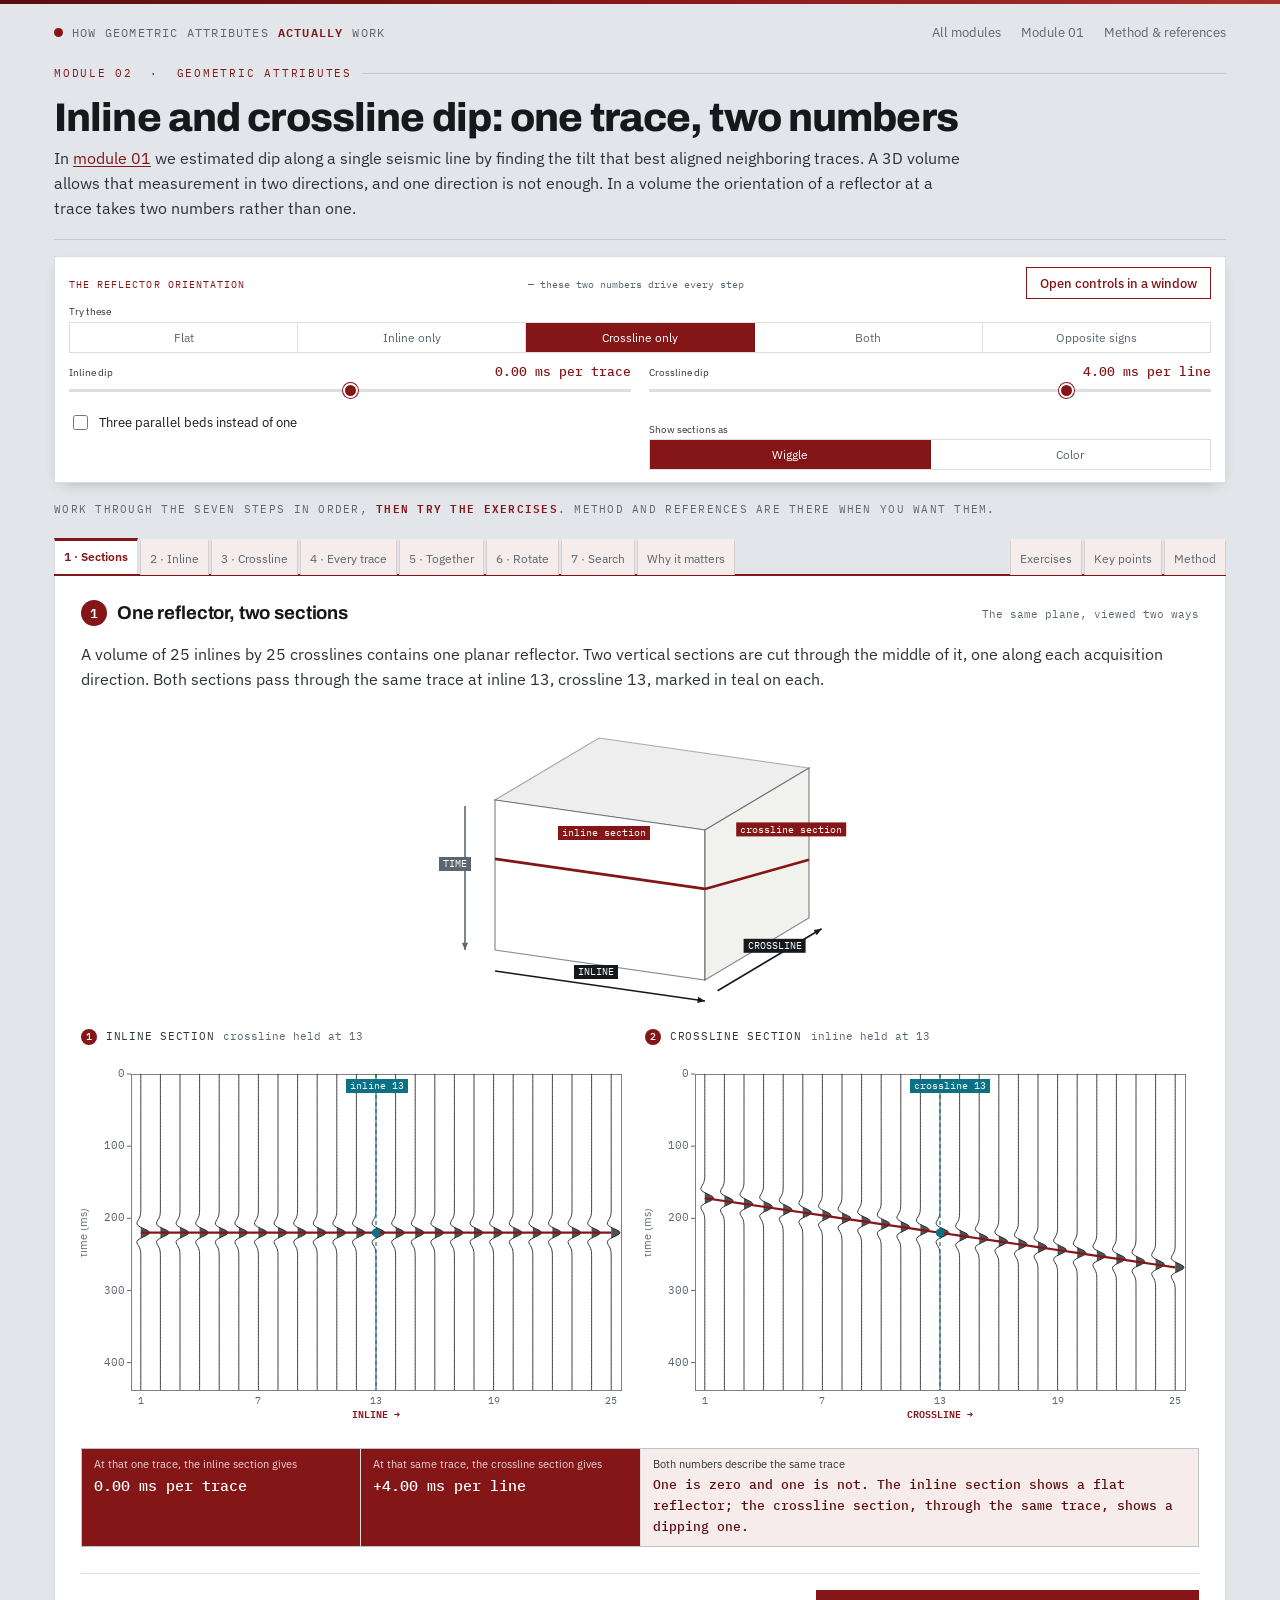
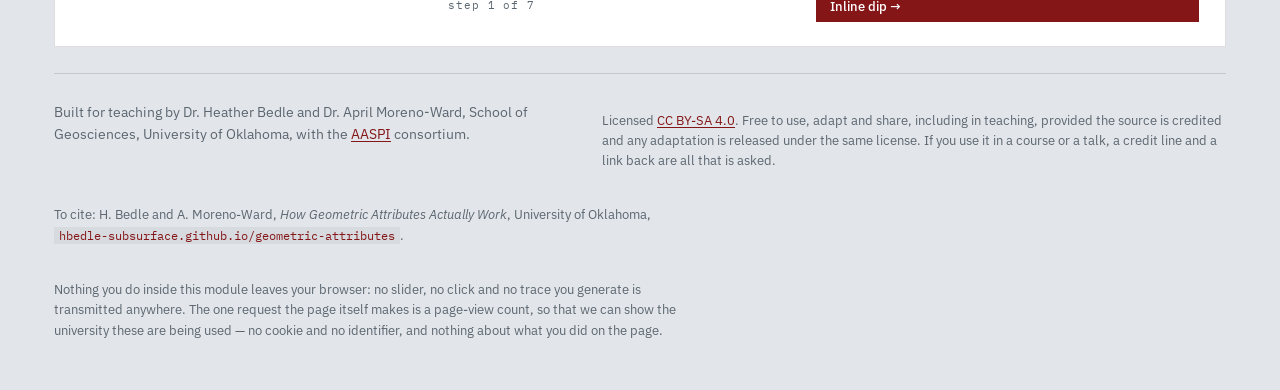
<file: modules/dip3d.html>
<!DOCTYPE html>
<html lang="en">
<head>
<meta charset="utf-8">
<meta name="viewport" content="width=device-width, initial-scale=1">
<title>Inline and crossline dip | How Geometric Attributes Actually Work</title>
<meta name="description" content="Dip in a 3D volume: why one number is not enough, how inline and crossline dip are measured at every trace, and why apparent dip changes with the azimuth of the section you cut.">
<link rel="preconnect" href="https://fonts.googleapis.com">
<link rel="preconnect" href="https://fonts.gstatic.com" crossorigin>
<link href="https://fonts.googleapis.com/css2?family=Archivo:wght@600;700;800&family=IBM+Plex+Mono:wght@400;500&family=IBM+Plex+Sans:wght@400;500;600&display=swap" rel="stylesheet">
<link rel="stylesheet" href="../assets/style.css">
</head>
<body>

<div class="wrap">
  <header class="masthead">
    <a class="brand" href="../index.html"><span class="dot"></span>How geometric attributes <b>actually</b> work</a>
    <nav>
      <a href="../index.html">All modules</a>
      <a href="dip.html">Module 01</a>
      <a href="#tabs" data-tab="pm">Method &amp; references</a>
    </nav>
  </header>

  <div class="mod-head">
    <p class="eyebrow">Module 02 &nbsp;·&nbsp; Geometric attributes</p>
    <h1>Inline and crossline dip: one trace, two numbers</h1>
    <p class="sub">In <a href="dip.html">module 01</a> we estimated dip along a single seismic line by
      finding the tilt that best aligned neighboring traces. A 3D volume allows that measurement in two directions, and one direction is not enough. In a volume the orientation of a reflector at a trace takes two numbers rather than one.</p>
  </div>

  <!-- ============================== STEP ONE ============================== -->
  <div class="labhead">
    <p class="cap">The reflector orientation <span>&mdash; these two numbers drive every step</span></p>
    <div class="ctl" style="margin:0 0 8px">
      <label>Try these</label>
      <div class="seg" role="group" aria-label="Preset reflector orientations">
        <button type="button" data-preset="0,0">Flat</button>
        <button type="button" data-preset="4,0">Inline only</button>
        <button type="button" data-preset="0,4">Crossline only</button>
        <button type="button" data-preset="2,4">Both</button>
        <button type="button" data-preset="3,-4">Opposite signs</button>
      </div>
    </div>

    <div class="controls" id="winControls" style="margin-top:0">
      <div class="ctl-col">
        <div class="ctl">
          <label for="px">Inline dip <span class="val" id="pxV">0.00 ms per trace</span></label>
          <input type="range" id="px" min="-8" max="8" step="0.25" value="0">
        </div>
        <p class="hint-line" style="margin:-8px 0 0">How much later the reflector arrives on the next trace
          along the inline direction.</p>
      </div>
      <div class="ctl-col">
        <div class="ctl">
          <label for="py">Crossline dip <span class="val" id="pyV">4.00 ms per line</span></label>
          <input type="range" id="py" min="-8" max="8" step="0.25" value="4">
        </div>
        <p class="hint-line" style="margin:-8px 0 0">How much later it arrives on the next crossline. The
          same reflector, measured in the other direction.</p>
      </div>
      <div class="ctl-col">
        <label class="check"><input type="checkbox" id="beds"> Three parallel beds instead of one</label>
        <div class="ctl" style="margin-top:10px">
          <label>Show sections as</label>
          <div class="seg" role="group" aria-label="Display style">
            <button type="button" id="dWig" aria-pressed="true">Wiggle</button>
            <button type="button" id="dCol" aria-pressed="false">Color</button>
          </div>
        </div>
      </div>
    </div>

  </div>

  <p class="tabhint">Work through the seven steps in order, <b>then try the exercises</b>.
    Method and references are there when you want them.</p>
  <nav class="tabs" id="tabs" role="tablist" aria-label="Module steps">
    <button role="tab" data-tab="p1" aria-selected="false">1 · Sections</button>
    <button role="tab" data-tab="p2" aria-selected="false">2 · Inline</button>
    <button role="tab" data-tab="p3" aria-selected="false">3 · Crossline</button>
    <button role="tab" data-tab="p4" aria-selected="false">4 · Every trace</button>
    <button role="tab" data-tab="p5" aria-selected="false">5 · Together</button>
    <button role="tab" data-tab="p6" aria-selected="false">6 · Rotate</button>
    <button role="tab" data-tab="p7" aria-selected="false">7 · Search</button>
    <button role="tab" data-tab="pw" aria-selected="false">Why it matters</button>
    <span class="gap"></span>
    <button role="tab" data-tab="pe" aria-selected="false">Exercises</button>
    <button role="tab" data-tab="pk" aria-selected="false">Key points</button>
    <button role="tab" data-tab="pm" aria-selected="false">Method</button>
  </nav>

  <section class="tabpane" id="p1" role="tabpanel" hidden>
    <div class="plot-head" style="margin-bottom:14px">
      <h3><span class="stepno">1</span>One reflector, two sections</h3>
      <span class="hint">The same plane, viewed two ways</span>
    </div>

        <p class="lede">
      A volume of 25 inlines by 25 crosslines contains one planar reflector. Two vertical sections are cut
      through the middle of it, one along each acquisition direction. Both sections pass through the same
      trace at inline 13, crossline 13, marked in teal on each.</p>

    <canvas id="cube" aria-label="Diagram of the volume showing the inline and crossline section faces"></canvas>

    <div class="sec-row" id="row1" style="margin-top:12px">
      <div class="panel-col">
        <p class="sublabel"><b>1</b> Inline section
          <span class="note">crossline held at 13</span></p>
        <canvas id="c1il" aria-label="Inline section through the volume"></canvas>
      </div>
      <div class="panel-col">
        <p class="sublabel"><b>2</b> Crossline section
          <span class="note">inline held at 13</span></p>
        <canvas id="c1xl" aria-label="Crossline section through the volume"></canvas>
      </div>
    </div>

    <div class="stats">
      <div class="stat key"><span>At that one trace, the inline section gives</span><b id="s1a">—</b></div>
      <div class="stat key"><span>At that same trace, the crossline section gives</span><b id="s1b">—</b></div>
      <div class="stat wide"><span>Both numbers describe the same trace</span><b id="s1c">—</b></div>
    </div>
    </section>

  <section class="tabpane" id="p2" role="tabpanel" hidden>
    <div class="plot-head" style="margin-bottom:14px">
      <h3><span class="stepno">2</span>Inline dip at this trace</h3>
      <span class="hint">Step one trace along the inline. How far does the event move in time?</span>
    </div>

        <p class="lede">
      This is module 01's question, asked in the inline direction at the marked trace. Step one trace to the
      right and read how far the reflector moves down. The answer is written
      <span class="k">&part;t/&part;x</span>, and this section is all you need to measure it.</p>

    <canvas id="c2" aria-label="Inline section with the inline dip annotated at the analysis trace"></canvas>

    <div class="ctl" style="margin-top:14px;max-width:520px">
      <label for="px2">Inline dip <span class="val" id="px2V">0.00 ms per trace</span></label>
      <input type="range" id="px2" min="-8" max="8" step="0.25" value="0">
    </div>
    <p class="hint-line" style="margin:-8px 0 14px">Only the inline component changes. The
      crossline component is untouched, and this section cannot see it.</p>

    <div class="stats">
      <div class="stat key"><span>Inline dip &part;t/&part;x here</span><b id="s2a">—</b></div>
      <div class="stat"><span>Across all 25 inlines</span><b id="s2b">—</b></div>
      <div class="stat wide"><span>Read it out loud</span><b id="s2c">—</b></div>
    </div>
    </section>

  <section class="tabpane" id="p3" role="tabpanel" hidden>
    <div class="plot-head" style="margin-bottom:14px">
      <h3><span class="stepno">3</span>Crossline dip at the same trace</h3>
      <span class="hint">Now step one line along the crossline instead</span>
    </div>

        <p class="lede">
      The same question, turned ninety degrees, at the same trace. Step one line in the crossline direction
      and read how far the reflector moves. This is <span class="k">&part;t/&part;y</span>. It is measured independently of the inline answer, and neither section carries any information about the other.</p>

    <canvas id="c3" aria-label="Crossline section with the crossline dip annotated at the analysis trace"></canvas>

    <div class="ctl" style="margin-top:14px;max-width:520px">
      <label for="py3">Crossline dip <span class="val" id="py3V">4.00 ms per line</span></label>
      <input type="range" id="py3" min="-8" max="8" step="0.25" value="4">
    </div>
    <p class="hint-line" style="margin:-8px 0 14px">Set the inline dip in step 2 to something
      non-zero and come back. This section does not change.</p>

    <div class="stats">
      <div class="stat key"><span>Crossline dip &part;t/&part;y here</span><b id="s3a">—</b></div>
      <div class="stat"><span>Across all 25 crosslines</span><b id="s3b">—</b></div>
      <div class="stat wide"><span>Read it out loud</span><b id="s3c">—</b></div>
    </div>
    </section>

  <section class="tabpane" id="p4" role="tabpanel" hidden>
    <div class="plot-head" style="margin-bottom:14px">
      <h3><span class="stepno">4</span>Every trace gets its own pair</h3>
      <span class="hint">The two numbers belong to a location, not to the volume</span>
    </div>

        <p class="lede">
      Steps 2 and 3 produced two numbers at one trace. That pair describes the reflector <em>there</em>. Move
      to the next trace and the measurement is repeated, and repeated again at every sample down each trace.
      A dip volume is the result of doing this everywhere, so it holds two numbers for every sample in the
      input.</p>
    <p class="lede">
      With a planar reflector every trace returns the same pair, so the maps below come out a single flat
      color. Curve the reflector and the pair starts changing from trace to trace, which is what it does in
      real data and the reason the measurement has to be repeated rather than assumed.</p>

    <label class="check" style="margin-bottom:14px"><input type="checkbox" id="dome">
      Curve the reflector into a dome</label>

    <div class="sec-row" id="row4">
      <div class="panel-col">
        <p class="sublabel"><b>1</b> Dip magnitude at every trace
          <span class="note">how steep, regardless of direction</span></p>
        <canvas id="c4mag" aria-label="Map of estimated dip magnitude across the volume"></canvas>
      </div>
      <div class="panel-col">
        <p class="sublabel"><b>2</b> Dip azimuth at every trace
          <span class="note">which way it dips</span></p>
        <canvas id="c4az" aria-label="Map of estimated dip azimuth across the volume"></canvas>
      </div>
    </div>

    <div class="legend">
      <span>Both maps look down on the volume: inline runs left to right, crossline runs up, and every
        pixel is one trace colored by the estimate made at that trace. The outer two traces on each side are
        left out, because the analysis patch does not fit inside the volume there — real dip volumes have the
        same problem at survey edges. The azimuth scale is a color wheel that returns to where it started,
        because 359° and 1° are nearly the same direction and a scale with different colors at its ends
        would draw a boundary that is not there.</span>
    </div>

    <div class="stats">
      <div class="stat key"><span>At the marked trace</span><b id="s4a">—</b></div>
      <div class="stat"><span>At the north-east corner</span><b id="s4b">—</b></div>
      <div class="stat"><span>Range of dip magnitude across the volume</span><b id="s4c">—</b></div>
      <div class="stat wide"><span>Estimates in a volume this size</span><b id="s4d">—</b></div>
    </div>
    </section>

  <section class="tabpane" id="p5" role="tabpanel" hidden>
    <div class="plot-head" style="margin-bottom:14px">
      <h3><span class="stepno">5</span>Putting the two components together</h3>
      <span class="hint">A time slice shows both at once</span>
    </div>

        <p class="lede">
      Steps 1 to 4 all cut the volume <em>vertically</em>. A time slice cuts it <em>horizontally</em>: pick
      one travel time and read the amplitude of every trace at that one time. The result is a map with a
      seismic value at every bin, and no time axis at all.</p>
    <p class="lede">
      The diagram below shows why that map is useful. A horizontal cut through a dipping reflector meets it
      along a straight line. On one side of that line the slice sits above the reflector, on the other side
      below it, and along the line itself it is passing straight through the peak. So the reflector appears on the map as a band, and the band runs along strike.</p>
    <p class="lede">Switch the dome on and the same argument gives a different shape. A horizontal cut
      through a domed reflector meets it along a <b>closed ring</b> rather than a straight line, and that is
      exactly the ring you see on the slice. The diagram redraws itself to match, so the picture on the left and the sketch above it can be checked against each other: the band and the ring are the same intersection, drawn on two different reflector shapes.</p>

    <canvas id="c5cube" aria-label="Diagram of a horizontal time slice cutting a dipping reflector"></canvas>

    <div class="sec-row" id="row5" style="margin-top:12px">
      <div class="panel-col">
        <p class="sublabel"><b>1</b> The time slice itself
          <span class="note">amplitude, not dip</span></p>
        <canvas id="c5map" aria-label="Time slice through the volume with the dip direction marked"></canvas>
      </div>
      <div class="panel-col">
        <p class="sublabel"><b>2</b> The two components as one vector
          <span class="note">inline across, crossline up</span></p>
        <canvas id="c5vec" aria-label="The inline and crossline dip components drawn as a vector"></canvas>
      </div>
    </div>

    <div class="legend">
      <span><b>Left, what the gray scale means:</b> exactly the same black-to-white scale as the wiggle
        sections above. Black is a peak, white is a trough, mid gray is zero amplitude. It is a picture of
        the seismic data at one travel time, not a picture of dip. The dark band is the reflector crossing
        that time. The crimson arrow points downdip, straight across the band; the dashed teal line lies
        along it and is strike. <b>Right:</b> the two numbers from steps 2 and 3 plotted as a vector, after
        converting both to milliseconds per meter. The gray dashed lines are the components; the crimson
        arrow is their resultant, whose length is the dip magnitude and whose direction is the dip
        azimuth.</span>
    </div>

    <div class="controls" style="margin-top:14px">
      <div class="ctl-col">
        <h2>Where the slice sits</h2>
        <div class="ctl">
          <label for="slice">Slice time <span class="val" id="sliceV">220 ms</span></label>
          <input type="range" id="slice" min="60" max="380" step="2" value="220">
        </div>
        <p class="hint-line" style="margin:-8px 0 0">Moving the slice sweeps the bands sideways. For a plane
          their spacing and direction do not change.</p>
      </div>
      <div class="ctl-col">
        <h2>Bin spacing</h2>
        <div class="ctl">
          <label for="dx">Inline bin <span class="val" id="dxV">25 m</span></label>
          <input type="range" id="dx" min="6.25" max="50" step="6.25" value="25">
        </div>
        <div class="ctl">
          <label for="dy">Crossline bin <span class="val" id="dyV">25 m</span></label>
          <input type="range" id="dy" min="6.25" max="50" step="6.25" value="25">
        </div>
        <p class="hint-line" style="margin:-8px 0 0">Make these different and watch the azimuth readout move
          while the pictures do not.</p>
      </div>
      <div class="ctl-col">
        <h2>Conversion</h2>
        <div class="ctl">
          <label for="vel">Velocity <span class="val" id="velV">3000 m/s</span></label>
          <input type="range" id="vel" min="1500" max="6000" step="100" value="3000">
        </div>
        <p class="hint-line" style="margin:-8px 0 0">Needed only for the last readout. The volume itself
          contains no velocity information.</p>
      </div>
    </div>

    <div class="stats">
      <div class="stat"><span>&part;t/&part;x per meter</span><b id="s5a">—</b></div>
      <div class="stat"><span>&part;t/&part;y per meter</span><b id="s5b">—</b></div>
      <div class="stat key"><span>Dip magnitude</span><b id="s5c">—</b></div>
      <div class="stat key"><span>Dip azimuth</span><b id="s5d">—</b></div>
      <div class="stat"><span>Geological dip</span><b id="s5e">—</b></div>
      <div class="stat wide"><span>Check</span><b id="s5f">—</b></div>
    </div>

    <div class="legend">
      <span>Magnitude is not the sum of the two components and it is not the larger of them. It is
        &radic;((&part;t/&part;x)² + (&part;t/&part;y)²), and the components must be in the same units first.
        Inline dip is quoted per trace and crossline dip per line, so if the bins are not square those two
        are not comparable quantities.</span>
    </div>
    </section>

  <section class="tabpane" id="p6" role="tabpanel" hidden>
    <div class="plot-head" style="margin-bottom:14px">
      <h3><span class="stepno">6</span>Rotate the section</h3>
      <span class="hint">Apparent dip depends on which way you cut</span>
    </div>

        <p class="lede">
      Inline and crossline are only two of the directions available. Cut a vertical section at any azimuth
      through the same reflector and it shows a dip of its own. Rotate the section and watch that dip change,
      reaching zero along one particular direction.</p>

    <div class="ctl" style="max-width:560px;margin-bottom:14px">
      <label for="az">Section azimuth <span class="val" id="azV">30° from inline</span></label>
      <input type="range" id="az" min="0" max="359" step="1" value="30">
    </div>

    <div class="sec-row" id="row6">
      <div class="panel-col">
        <p class="sublabel"><b>1</b> Where the section is cut
          <span class="note">looking down on the volume</span></p>
        <canvas id="c6map" aria-label="Map view showing the azimuth of the section being cut"></canvas>
      </div>
      <div class="panel-col">
        <p class="sublabel"><b>2</b> The section at that azimuth
          <span class="note">sampled every 15 m along the line</span></p>
        <canvas id="c6sec" aria-label="Vertical section cut at the chosen azimuth"></canvas>
      </div>
    </div>

    <p class="sublabel" style="margin-top:16px"><b>3</b> Apparent dip at every azimuth
      <span class="note">a cosine, zero along strike</span></p>
    <canvas id="c6curve" aria-label="Apparent dip plotted against section azimuth"></canvas>

    <div class="stats" style="margin-top:14px">
      <div class="stat"><span>This section's apparent dip</span><b id="s6a">—</b></div>
      <div class="stat"><span>Inline section would show</span><b id="s6b">—</b></div>
      <div class="stat"><span>Crossline section would show</span><b id="s6c">—</b></div>
      <div class="stat key"><span>Steepest section, at azimuth</span><b id="s6d">—</b></div>
      <div class="stat"><span>Flat section, at azimuth</span><b id="s6e">—</b></div>
      <div class="stat wide"><span>Note</span><b id="s6f">—</b></div>
    </div>
    </section>

  <section class="tabpane" id="p7" role="tabpanel" hidden>
    <div class="plot-head" style="margin-bottom:14px">
      <h3><span class="stepno">7</span>Let the computer do it</h3>
      <span class="hint">Two tilts at once, tried in every combination</span>
    </div>

        <p class="lede">
      In module 01 the algorithm tilted one line, scored how well the traces lined up along it, and kept the
      best tilt. Here it has to tilt <b>two</b> lines at the same time: one along the inline, one along the
      crossline. Every combination of the two is tried.</p>
    <p class="lede">
      Press run and watch the two lines below rock back and forth. Each pair of positions they take is one
      square on the grid, and that square is colored by how well the traces agreed.</p>

    <div style="display:flex;gap:12px;align-items:center;flex-wrap:wrap;margin-bottom:16px">
      <button class="btn small" id="runBtn" type="button">Run the search</button>
      <button class="btn ghost small" id="winBtn" type="button" style="margin-top:0">Show the winner</button>
    </div>

    <div class="sec-row" id="row7">
      <div class="panel-col">
        <p class="sublabel"><b>1</b> Tilting along the inline
          <span class="note">the traces either side, inline direction</span></p>
        <canvas id="c7il" aria-label="The inline traces of the analysis patch, with the candidate inline tilt drawn"></canvas>
      </div>
      <div class="panel-col">
        <p class="sublabel"><b>2</b> Tilting along the crossline
          <span class="note">the same trace, crossline direction</span></p>
        <canvas id="c7xl" aria-label="The crossline traces of the analysis patch, with the candidate crossline tilt drawn"></canvas>
      </div>
      <div class="panel-col">
        <p class="sublabel"><b>3</b> Score for each combination
          <span class="note">one square per pair of tilts</span></p>
        <canvas id="c7grid" aria-label="Semblance score over the grid of candidate inline and crossline dips"></canvas>
      </div>
    </div>

    <div class="legend">
      <span>The grid is not a picture of the earth. Its horizontal axis is the inline tilt being tried and
        its vertical axis is the crossline tilt, so every square stands for one pair of positions of the two
        lines on the left. Pale squares scored badly and dark red ones scored well. The search fills the grid
        in and takes the best square, and the dashed teal cross marks where the correct answer lies.</span>
    </div>

    <div class="stats" style="margin:16px 0 20px">
      <div class="stat key"><span>Estimated inline dip</span><b id="s7a">—</b></div>
      <div class="stat key"><span>Estimated crossline dip</span><b id="s7b">—</b></div>
      <div class="stat"><span>True values at this trace</span><b id="s7c">—</b></div>
      <div class="stat"><span>Error</span><b id="s7d">—</b></div>
      <div class="stat"><span>Score, and combinations tried</span><b id="s7e">—</b></div>
      <div class="stat wide"><span>Verdict</span><b id="s7f">—</b></div>
    </div>

    <h2 style="font-family:var(--mono);font-size:10.5px;letter-spacing:.15em;text-transform:uppercase;color:var(--crimson);margin:24px 0 12px;padding-bottom:8px;border-bottom:1px solid var(--rule)">
      Now break it</h2>
    <p class="lede">The same parameters as
      module 01, with one difference worth noticing: the search range and step apply in both directions at
      once, so halving the step multiplies the work by four rather than two.</p>

    <div class="controls">
      <div class="ctl-col">
        <h2>Where it looks</h2>
        <div class="ctl">
          <label for="thMax">Search range <span class="val" id="thMaxV">± 8 ms per trace or line</span></label>
          <input type="range" id="thMax" min="1" max="10" step="0.5" value="8">
        </div>
        <p class="hint-line" style="margin:-8px 0 14px">The width and height of the grid. A reflector outside
          this range in either direction cannot be found.</p>
        <div class="ctl">
          <label for="dStep">Step size <span class="val" id="dStepV">1.00 ms per trace or line</span></label>
          <input type="range" id="dStep" min="0.25" max="4" step="0.25" value="1">
        </div>
        <p class="hint-line" style="margin:-8px 0 0">How fine the grid is. The number of squares is the
          square of the number of steps along one side.</p>
      </div>
      <div class="ctl-col">
        <h2>How much data it judges on</h2>
        <div class="ctl">
          <label for="half">Patch size <span class="val" id="halfV">5 × 5 traces</span></label>
          <input type="range" id="half" min="1" max="5" step="1" value="2">
        </div>
        <p class="hint-line" style="margin:-8px 0 14px">A square patch centered on the trace. The two panels
          show one row and one column of it; the score uses all of it at once.</p>
        <div class="ctl">
          <label for="kHalf">Window height <span class="val" id="kHalfV">± 16 ms</span></label>
          <input type="range" id="kHalf" min="3" max="30" step="1" value="8">
        </div>
        <p class="hint-line" style="margin:-8px 0 0">The length of trace compared, as before.</p>
      </div>
      <div class="ctl-col">
        <h2>The data</h2>
        <div class="ctl">
          <label for="noise">Noise <span class="val" id="noiseV">none</span></label>
          <input type="range" id="noise" min="0" max="60" step="2" value="0">
        </div>
        <p class="hint-line" style="margin:-8px 0 14px">Applied to the whole volume. Watch the bright spot on
          the grid spread out before the estimate itself moves.</p>
        <div class="ctl">
          <label for="freq">Peak frequency <span class="val" id="freqV">30 Hz</span></label>
          <input type="range" id="freq" min="10" max="60" step="1" value="30">
        </div>
        <p class="hint-line" style="margin:-8px 0 14px">Lower frequencies make a broader wavelet and a
          broader, less certain bright spot.</p>
        <button class="btn ghost small" id="resetBtn" type="button">Reset everything</button>
      </div>
    </div>
    </section>

  <section class="tabpane" id="pw" role="tabpanel" hidden>
    <div class="plot-head" style="margin-bottom:14px">
      <h3><span class="stepno">?</span>Why two components and not one number</h3>
      <span class="hint">What the dip vector makes possible downstream</span>
    </div>
    <p class="lede">Module 01 found dip on a single line. Real surveys are volumes, and the moment you leave
      one line the question changes: a reflector does not have <em>a</em> dip, it has a direction it goes
      down and a steepness in that direction. Two numbers per sample, not one.</p>
    <p class="lede">The second component is not bookkeeping. The following all depend on having both.</p>

    <h2 style="font-family:var(--mono);font-size:10.5px;letter-spacing:.15em;text-transform:uppercase;color:var(--crimson);margin:24px 0 12px;padding-bottom:8px;border-bottom:1px solid var(--rule)">
      What needs the full vector</h2>
    <ul class="lede" style="padding-left:20px">
      <li><b>Steering an analysis window in 3D.</b> A window aligned along the inline dip but not the
        crossline dip is still cutting across the bed, and the attribute computed in it is still measuring
        structure instead of discontinuity. Module 03 shows what that costs. You need both components or
        you have steered in one direction and not the other.</li>
      <li><b>Curvature, and everything above it.</b> The principal curvatures of module 05 are derivatives
        of <em>both</em> dip components. With only one you cannot form them at all — there is no k₁ and k₂
        from a single number, and no shape index, and no aberrancy.</li>
      <li><b>Structure-oriented filtering</b> smooths along the bedding plane, which is a plane in three
        dimensions. One component defines a line, not a plane.</li>
      <li><b>Fault and fracture work.</b> Dip azimuth is what turns a dip field into a structural grain map.
        Lineaments that are invisible on amplitude often stand out cleanly on azimuth, because a fault
        changes the direction the beds go down even where it barely changes how steeply.</li>
    </ul>

    <h2 style="font-family:var(--mono);font-size:10.5px;letter-spacing:.15em;text-transform:uppercase;color:var(--crimson);margin:24px 0 12px;padding-bottom:8px;border-bottom:1px solid var(--rule)">
      And a warning that comes with it</h2>
    <p class="lede">Dip azimuth is <b>cyclic</b>. An azimuth of 359° and one of 1° are two degrees apart, not
      three hundred and fifty-eight, and a color scale that does not wrap will draw a hard boundary across
      perfectly continuous structure — an artifact that looks exactly like a lineament. Step 4 uses a cyclic
      scale for this reason, and it is worth checking what your own software does before you interpret an
      azimuth map.</p>
    <p class="lede">The same trap returns twice more in this course: curvature strike wraps at 180° because
      it is an orientation, and aberrancy azimuth wraps at 360° because it is a direction. Each of the three wraps at a different value, and a color scale that does not match the rule draws a false edge.</p>
    <div class="legend prose">
      <span>Apparent dip is a property of the section; true dip is a property of the reflector. Every attribute after this one is computed in the rock's frame, which is why
        this module exists before any of them.</span>
    </div>
  </section>

  <section class="tabpane" id="pe" role="tabpanel" hidden>
<div class="tryit" style="max-width:none">
      <h3>Exercises</h3>
      <ol>
        <li><b>Make a dipping bed look flat.</b> Set inline dip to 0 and crossline dip to 6, then read the
          inline section in step 1.
          <details class="reveal"><summary>Hint</summary><span class="ans">The inline section shows a horizontal reflector while the bed is dipping about
            21 degrees. Nothing in that section is wrong or noisy; it is cut along strike, and along strike
            there is no time change to see. An interpreter working a single line through this volume would
            report zero dip, describe the section correctly, and describe the geology not at all.</span></details></li>
        <li><b>Watch the pair change across the volume.</b> Press the <em>Flat</em> preset, then switch the
          dome on in step 4 and compare the two maps before and after.
          <details class="reveal"><summary>Hint</summary><span class="ans">With a plane both maps are a single flat color. Every trace returns the same
            pair, so one measurement would have described the whole volume. With the dome on a flat regional,
            magnitude climbs from zero at the crest to a few tenths of a millisecond per meter at the edge,
            and azimuth runs right round the color wheel, because the reflector falls away in every
            direction. Now put the crossline dip back to 4 and switch the dome on again: the magnitude
            still reaches zero somewhere and rises to a larger maximum than before, the crest shifts off
            center toward the south, and the azimuth pattern leans that way rather than being symmetric — the dome and the regional dip are simply added, and the crest is wherever
            the two cancel.
            Real data behaves like these two cases rather than like the plane, which is why the estimate is
            repeated at every sample instead of measured once.</span></details></li>
        <li><b>Find the two azimuths that matter.</b> With inline 2 and crossline 4, use step 6 to find the
          azimuth where the section is steepest and the azimuth where it is flat.
          <details class="reveal"><summary>Hint</summary><span class="ans">Steepest at about 63 degrees from inline, flat at about 153, and the two are
            exactly 90 degrees apart. The steepest direction is the dip azimuth and equals the arctangent of
            the two components; the flat direction is strike. Every other section shows something in between,
            following a cosine. Apparent dip is therefore not a property of the reflector but of the
            reflector and the section together.</span></details></li>
        <li><b>Break the azimuth with rectangular bins.</b> In step 5 set the inline bin to 12.5 m and leave
          the crossline bin at 25 m.
          <details class="reveal"><summary>Hint</summary><span class="ans">Not one pixel of the sections or the time slice changes, because the volume is
            stored by bin number and the reflector still crosses the same number of traces. The computed
            azimuth moves from 63 degrees to 45, a swing of 18 degrees, because a step of one trace is now
            half the distance a step of one line is. Anything combining the two components has to divide by
            the bin spacing first. The error is invisible on square-bin surveys, which is how it survives
            into production code.</span></details></li>
        <li><b>Compare a coarse grid with a coarse fan.</b> In step 7, note the number of combinations at a
          1 ms step, then set the step to 0.5 ms.
          <details class="reveal"><summary>Hint</summary><span class="ans">The count goes from 289 to 1089, close to four times as many, because the grid is
            two-dimensional. In module 01, halving the step doubled the work. This is the practical reason
            production dip estimators do not simply search a fine grid, and why several use a gradient
            structure tensor instead, which solves for the orientation directly rather than trying
            candidates.</span></details></li>
        <li><b>Shrink the patch to 3 × 3.</b> With noise at 30%, drag the patch size down from 11 × 11 and
          read the score alongside the error.
          <details class="reveal"><summary>Hint</summary><span class="ans">The score <em>rises</em> steadily as the patch shrinks, by something like a
            fifth from 11 × 11 down to 3 × 3, while the estimate falls apart underneath it. The crossline
            error grows from a few hundredths of a millisecond per line to most of a millisecond, better
            than a factor of twenty, while the inline error stays small, so the damage is not even shared
            between the two components.
            Nine traces
            support two unknowns rather than one, and they reach only a single trace either side of the
            analysis point in each direction, which is barely enough to define a plane. The score is not
            measuring how well determined the estimate is; it is measuring how well the traces inside the
            window happen to agree, and a small window makes that easy.</span></details></li>
      </ol>
    </div>
  </section>

  <section class="tabpane" id="pk" role="tabpanel" hidden>
<div class="takeaway" style="max-width:none">
      <h3>The main points</h3>
      <ul>
        <li><b>Dip in a volume is a pair of numbers at a location.</b> Inline dip and crossline dip are
          components of the reflector orientation at one trace, and neither on its own is "the dip".</li>
        <li><b>The pair is measured again at every trace and every sample.</b> A dip volume is not one
          measurement applied everywhere; it is millions of separate estimates.</li>
        <li><b>Apparent dip belongs to the section, not the reflector.</b> The same bed shows a different dip
          in every vertical section, following a cosine that peaks at the dip azimuth and is zero along
          strike.</li>
        <li><b>A section cut along strike through a steep bed shows nothing.</b> Zero dip on one line is not
          evidence of a flat reflector.</li>
        <li><b>Combining the components requires common units.</b> Convert per trace and per line to per
          meter using the bin spacing before taking a magnitude or an azimuth.</li>
        <li><b>Time dip is still not geological dip.</b> The conversion needs a velocity, and the volume does
          not contain one.</li>
      </ul>
      </div>
  </section>

  <section class="tabpane" id="pm" role="tabpanel" hidden>
  <details class="notes" id="notes" open>
    <summary>Method, assumptions, and where to read more</summary>
    <p>The volume is 25 inlines by 25 crosslines by 220 samples at 2 ms. The reflector is defined
      analytically as t(x, y) = t0 + px·x + py·y, plus a quadratic term when the dome is switched on, and the
      amplitude at each sample is a 30 Hz Ricker wavelet evaluated at the offset from that surface. The
      geometry is therefore exact rather than interpolated, and the true dip at any trace is the analytic
      derivative. The optional second and third beds are parallel copies 70 ms above and below.</p>
    <p>The two maps in step 4 are produced by running the search at every second trace and interpolating for
      display, at a fixed 13 by 13 grid of candidate tilts regardless of the step-7 settings, because a full
      density scan on every slider movement would stutter. The decimation is a display choice, not part of
      the method. A production run estimates at every sample of every trace.</p>
    <p>Azimuth is measured in degrees counter-clockwise from the inline axis and points downdip, so on the maps here, which put inline to the right and crossline upward, 0° is to the right and 90° is up. Real surveys are
      rotated relative to north, so a dip azimuth volume has to be corrected by the survey rotation before it
      means anything geographic, and packages differ over whether azimuth points updip or downdip and whether
      it is measured from north or from the inline. Check the convention before comparing two volumes.</p>
    <p>The rotated section in step 6 is sampled at a fixed 15 m along the line, using bilinear interpolation
      between the four surrounding traces. That fixed spacing is a display choice. In a real volume the
      natural trace spacing along a section varies with azimuth — a section cut diagonally across square bins
      has traces &radic;2 further apart than one cut along the inline — which is a further reason apparent
      dip is quoted per unit distance rather than per trace once you leave the acquisition directions.</p>
    <p>The search is the discrete scan of Marfurt et al. (1998) extended to two components, one of the two
      algorithms in AASPI program <span class="k">dip3d</span>. Refinement fits a parabola along each axis
      through the winning square. A true two-dimensional peak wants a paraboloid including a cross term; the
      separable form used here is what most implementations do and is accurate while the peak is not strongly
      skewed, which the elongated bright spot under noise shows it can be.</p>
    <p>Simplifications carried over from module 01, plus new ones. Semblance is computed on the plain trace
      rather than the analytic trace. There is no Kuwahara search over windows offset around the analysis point. The reflector is
      smooth, so the estimate is never fighting a fault inside the window. And the alternative family of
      estimators, which builds a gradient structure tensor and takes its principal eigenvector rather than
      trying candidates, is not shown here at all.</p>
    <ul>
      <li>Marfurt, K. J., R. L. Kirlin, S. L. Farmer, and M. S. Bahorich, 1998, 3-D seismic attributes using
        a semblance-based coherency algorithm: <em>Geophysics</em>, 63, 1150–1165.</li>
      <li>Marfurt, K. J., 2006, Robust estimates of 3D reflector dip and azimuth: <em>Geophysics</em>, 71,
        P29–P40.</li>
      <li>Luo, Y., Y. E. Wang, N. M. Albinhassan, and M. N. Alfaraj, 2006, Computation of dips and azimuths
        with weighted structural tensor approach: <em>Geophysics</em>, 71, V119–V121.</li>
      <li>Chopra, S., and K. J. Marfurt, 2007, <em>Seismic Attributes for Prospect Identification and
        Reservoir Characterization</em>: SEG.</li>
      <li>AASPI program documentation for <span class="k">dip3d</span>, University of Oklahoma —
        <a href="https://www.ou.edu/mcee/labs/aaspi">ou.edu/mcee/labs/aaspi</a>.</li>
    </ul>
  </details>

  </section>

  <section class="nextup" id="nextup" hidden>
    <p class="eyebrow">Next up</p>
    <h3><a href="dipsteer.html">03 · Dip steering</a></h3>
    <p>Dip is now a direction at every sample. The next module is about what that direction is for: every
      attribute that compares neighboring traces has to decide where to look on each of them, and the
      difference between looking along the bed and looking straight across the screen decides what the
      attribute ends up imaging.</p>
    <a class="btn" href="dipsteer.html">Open module 03 →</a>
    <a class="btn ghost" href="../index.html">All modules</a>
  </section>

  <div class="pager" id="pager" hidden>
    <a class="btn ghost" href="dip.html">← Module 01: dip — the foundation</a>
    <a class="btn" href="dipsteer.html">Next: dip steering →</a>
  </div>

  <footer>
    <div class="foot-grid">
      <p>Built for teaching by Dr. Heather Bedle and Dr. April Moreno-Ward, School of Geosciences,
        University of Oklahoma, with the
        <a href="https://www.ou.edu/mcee/labs/aaspi">AASPI</a> consortium.</p>
      <p class="lic">Licensed <a href="https://creativecommons.org/licenses/by-sa/4.0/">CC BY-SA 4.0</a>.
        Free to use, adapt and share, including in teaching, provided the source is credited and any
        adaptation is released under the same license. If you use it in a course or a talk, a credit line
        and a link back are all that is asked.</p>
      <p class="lic">To cite: H. Bedle and A. Moreno-Ward, <i>How Geometric Attributes Actually Work</i>, University of
        Oklahoma, <span class="k">hbedle-subsurface.github.io/geometric-attributes</span>.</p>
      <p class="lic">Nothing you do inside this module leaves your browser: no slider, no click and no
        trace you generate is transmitted anywhere. The one request the page itself makes is a page-view
        count, so that we can show the university these are being used &mdash; no cookie and no
        identifier, and nothing about what you did on the page.</p>
    </div>
  </footer>
</div>

<script src="../assets/count.js"></script>
<script src="../assets/popout.js"></script>
<script src="../assets/panelout.js"></script>
<script src="../assets/seismic.js"></script>
<script src="../assets/attributes.js"></script>
<script>
(function () {
  'use strict';

  if (typeof SEIS === 'undefined' || typeof ATTR === 'undefined') {
    const missing = [];
    if (typeof SEIS === 'undefined') missing.push('assets/seismic.js');
    if (typeof ATTR === 'undefined') missing.push('assets/attributes.js');
    const el = document.createElement('div');
    el.setAttribute('style', 'background:#841617;color:#fff;padding:14px 18px;margin:16px 0;' +
      'font:13px/1.6 ui-monospace,Menlo,monospace');
    el.textContent = 'This module could not load ' + missing.join(' and ') +
      '. It expects them one directory up, at ../assets/, and file names are ' +
      'case-sensitive on GitHub Pages.';
    const w = document.querySelector('.wrap');
    (w || document.body).insertBefore(el, w ? w.firstChild : null);
    return;
  }

  const $ = (id) => document.getElementById(id);
  const clamp = (v, a, b) => Math.max(a, Math.min(b, v));
  const visible = (id) => { const el = $(id); return el && !el.hidden; };
  const DEG = Math.PI / 180;

  /* Helpers that arrived with a later assets/attributes.js, defined here when
     absent so the module runs against an older checkout. */
  const gather3D = ATTR.gatherAlongDip3D || function (vol, nil, nxl, nt, ix, iy, it,
                                                      px, py, half, kHalf, out) {
    const K = 2 * kHalf + 1;
    let n = 0;
    for (let jy = -half; jy <= half; jy++) {
      const yy = Math.min(nxl - 1, Math.max(0, iy + jy));
      for (let jx = -half; jx <= half; jx++) {
        const xx = Math.min(nil - 1, Math.max(0, ix + jx));
        const shift = px * jx + py * jy;
        const base = (yy * nil + xx) * nt;
        for (let k = -kHalf; k <= kHalf; k++) {
          const pos = it + k + shift;
          const i0 = Math.floor(pos), f = pos - i0;
          let v = 0;
          if (i0 >= 0 && i0 < nt - 1) v = vol[base + i0] * (1 - f) + vol[base + i0 + 1] * f;
          else if (i0 >= 0 && i0 < nt) v = vol[base + i0];
          out[n * K + (k + kHalf)] = v;
        }
        n++;
      }
    }
    return out;
  };

  const scan3D = ATTR.dipScan3D || function (vol, nil, nxl, nt, ix, iy, it, o) {
    const half = o.half, kHalf = o.kHalf, pMax = o.pMax, nP = o.nP;
    const JT = (2 * half + 1) * (2 * half + 1), K = 2 * kHalf + 1;
    const buf = new Float64Array(JT * K);
    const grid = new Float32Array(nP * nP);
    const cand = (i) => -pMax + (2 * pMax * i) / (nP - 1);
    let best = -1, ia = 0, ib = 0;
    for (let a = 0; a < nP; a++) {
      for (let b = 0; b < nP; b++) {
        gather3D(vol, nil, nxl, nt, ix, iy, it, cand(a), cand(b), half, kHalf, buf);
        const s = ATTR.semblance(buf, JT, K);
        grid[a * nP + b] = s;
        if (s > best) { best = s; ia = a; ib = b; }
      }
    }
    const step = (2 * pMax) / (nP - 1);
    const ref = (lo, mid, hi, at) => {
      const den = lo - 2 * mid + hi;
      return Math.abs(den) < 1e-12 ? at : at - 0.5 * step * (hi - lo) / den;
    };
    let px = cand(ia), py = cand(ib);
    if (ia > 0 && ia < nP - 1) px = ref(grid[(ia - 1) * nP + ib], grid[ia * nP + ib],
                                        grid[(ia + 1) * nP + ib], px);
    if (ib > 0 && ib < nP - 1) py = ref(grid[ia * nP + ib - 1], grid[ia * nP + ib],
                                        grid[ia * nP + ib + 1], py);
    return { px, py, sem: best, grid, nP, pMax, ia, ib };
  };

  const magAzim = ATTR.dipMagAzim || function (gx, gy) {
    let az = Math.atan2(gy, gx) / DEG;
    if (az < 0) az += 360;
    return { mag: Math.sqrt(gx * gx + gy * gy), az };
  };
  const apparent = ATTR.apparentDip ||
    ((gx, gy, a) => gx * Math.cos(a * DEG) + gy * Math.sin(a * DEG));
  const gradToDeg = ATTR.gradientToDegrees || function (mag, v) {
    const s = (v * (mag / 1000)) / 2;
    return Math.abs(s) >= 1 ? 90 : Math.asin(s) / DEG;
  };
  const SCANMAP = ATTR.MAPS.scan;
  const AZMAP = ATTR.MAPS.azimuth || (function () {
    const stops = [[196, 60, 45], [214, 150, 60], [150, 172, 84], [46, 132, 150],
                   [96, 96, 164], [172, 74, 124], [196, 60, 45]];
    return function (u) {
      const v = u - Math.floor(u);
      const q = v * (stops.length - 1);
      const i = Math.min(stops.length - 2, Math.floor(q)), f = q - i;
      const a = stops[i], b = stops[i + 1];
      return [Math.round(a[0] + (b[0] - a[0]) * f),
              Math.round(a[1] + (b[1] - a[1]) * f),
              Math.round(a[2] + (b[2] - a[2]) * f)];
    };
  })();

  /* =====================================================================
     THE VOLUME
     ===================================================================== */

  const NIL = 25, NXL = 25, NT = 220, DT = 0.002;
  const CX = 12, CY = 12;                    // the analysis trace: inline 13, line 13
  const msToS = (ms) => ms / (DT * 1000);
  const sToMs = (s) => s * DT * 1000;
  const DOME_C = 0.34;                       // ms per bin squared, when domed

  const DEF = {
    px: 0, py: 4, t0: 220, f: 30, noise: 0, beds: false, dome: false,
    dx: 25, dy: 25, vel: 3000, slice: 220, az: 30,
    thMax: 8, dStep: 1, half: 2, kHalf: 8, disp: 'wiggle', tab: 'p1',
  };
  let S = SEIS.readState(DEF);

  const CAN_LINK = location.protocol !== 'file:';
  const saveState = () => {
    if (!CAN_LINK) return;
    try { SEIS.writeState(S, DEF); } catch (e) { /* nothing shareable */ }
  };

  let VOL = new Float32Array(NIL * NXL * NT);
  let PEAK = 1;

  const curv = () => (S.dome ? DOME_C : 0);

  // reflector time in ms at a bin, from t = t0 + px·x + py·y (+ curvature)
  function refMs(ix, iy, bedOffset) {
    const x = ix - CX, y = iy - CY;
    return S.t0 + bedOffset + S.px * x + S.py * y + curv() * (x * x + y * y);
  }
  // the analytic truth: the two components at any bin
  const truePx = (ix) => S.px + 2 * curv() * (ix - CX);
  const truePy = (iy) => S.py + 2 * curv() * (iy - CY);

  function buildVolume() {
    const wav = SEIS.makeWavelet({ type: 'ricker', f: S.f });
    const hl = wav.halfLength;
    const offs = S.beds ? [-70, 0, 70] : [0];
    const amps = S.beds ? [0.075, 0.1, -0.08] : [0.1];
    const v = new Float32Array(NIL * NXL * NT);
    for (let iy = 0; iy < NXL; iy++) {
      for (let ix = 0; ix < NIL; ix++) {
        const base = (iy * NIL + ix) * NT;
        for (let b = 0; b < offs.length; b++) {
          const tr = refMs(ix, iy, offs[b]) / 1000;
          const i0 = Math.max(0, Math.ceil((tr - hl) / DT));
          const i1 = Math.min(NT - 1, Math.floor((tr + hl) / DT));
          for (let it = i0; it <= i1; it++) v[base + it] += amps[b] * wav.fn(it * DT - tr);
        }
      }
    }
    let pk = 1e-6;
    for (let i = 0; i < v.length; i++) pk = Math.max(pk, Math.abs(v[i]));
    if (S.noise > 0) {
      const nz = SEIS.bandLimitedNoise(NIL * NXL, NT, DT, wav, 17, 1);
      const amp = (S.noise / 100) * pk;
      for (let i = 0; i < v.length; i++) v[i] += amp * nz[i];
      pk = 1e-6;
      for (let i = 0; i < v.length; i++) pk = Math.max(pk, Math.abs(v[i]));
    }
    VOL = v; PEAK = pk;
  }

  /* ------------------------------ extractions --------------------------- */

  function inlineSection() {
    const a = new Float32Array(NIL * NT);
    for (let ix = 0; ix < NIL; ix++) {
      const base = (CY * NIL + ix) * NT;
      for (let it = 0; it < NT; it++) a[ix * NT + it] = VOL[base + it];
    }
    return a;
  }
  function crosslineSection() {
    const a = new Float32Array(NXL * NT);
    for (let iy = 0; iy < NXL; iy++) {
      const base = (iy * NIL + CX) * NT;
      for (let it = 0; it < NT; it++) a[iy * NT + it] = VOL[base + it];
    }
    return a;
  }
  function timeSlice(ms) {
    const it = clamp(Math.round(msToS(ms)), 0, NT - 1);
    const a = new Float32Array(NIL * NXL);
    for (let iy = 0; iy < NXL; iy++) {
      for (let ix = 0; ix < NIL; ix++) a[iy * NIL + ix] = VOL[(iy * NIL + ix) * NT + it];
    }
    return a;
  }

  const NR = 41, RSTEP = 15;
  function rotatedSection(azDeg) {
    const a = new Float32Array(NR * NT);
    const ca = Math.cos(azDeg * DEG), sa = Math.sin(azDeg * DEG);
    for (let i = 0; i < NR; i++) {
      const s = (i - (NR - 1) / 2) * RSTEP;
      const fx = clamp(CX + (s * ca) / S.dx, 0, NIL - 1.001);
      const fy = clamp(CY + (s * sa) / S.dy, 0, NXL - 1.001);
      const x0 = Math.floor(fx), y0 = Math.floor(fy);
      const tx = fx - x0, ty = fy - y0;
      const b00 = (y0 * NIL + x0) * NT, b10 = (y0 * NIL + x0 + 1) * NT;
      const b01 = ((y0 + 1) * NIL + x0) * NT, b11 = ((y0 + 1) * NIL + x0 + 1) * NT;
      for (let it = 0; it < NT; it++) {
        a[i * NT + it] =
          (VOL[b00 + it] * (1 - tx) + VOL[b10 + it] * tx) * (1 - ty) +
          (VOL[b01 + it] * (1 - tx) + VOL[b11 + it] * tx) * ty;
      }
    }
    return a;
  }

  /* --------------------------- derived quantities ----------------------- */

  const gxOf = (msPerTrace) => msPerTrace / S.dx;      // ms per meter
  const gyOf = (msPerLine) => msPerLine / S.dy;
  const gradAt = (ix, iy) => magAzim(gxOf(truePx(ix)), gyOf(truePy(iy)));

  /* ---------------- the estimate at every trace, decimated -------------- */

  const MAPDEC = 2, MAPNP = 13, MARGIN = 2;
  let MAPF = null;

  function buildMaps() {
    const xs = [], ys = [];
    for (let ix = MARGIN; ix <= NIL - 1 - MARGIN; ix += MAPDEC) xs.push(ix);
    for (let iy = MARGIN; iy <= NXL - 1 - MARGIN; iy += MAPDEC) ys.push(iy);
    const gxn = xs.length, gyn = ys.length;
    const mag = new Float32Array(gxn * gyn), az = new Float32Array(gxn * gyn);
    let lo = Infinity, hi = -Infinity;
    for (let b = 0; b < gyn; b++) {
      for (let a = 0; a < gxn; a++) {
        const ix = xs[a], iy = ys[b];
        const it = clamp(Math.round(msToS(refMs(ix, iy, 0))), 12, NT - 13);
        const r = scan3D(VOL, NIL, NXL, NT, ix, iy, it,
          { half: 2, kHalf: 8, pMax: msToS(14), nP: MAPNP });
        const g = magAzim(gxOf(sToMs(r.px)), gyOf(sToMs(r.py)));
        mag[b * gxn + a] = g.mag; az[b * gxn + a] = g.az;
        lo = Math.min(lo, g.mag); hi = Math.max(hi, g.mag);
      }
    }
    MAPF = { mag, az, gxn, gyn, lo, hi, x0: xs[0], x1: xs[gxn - 1], y0: ys[0], y1: ys[gyn - 1] };
  }

  /* ------------------------------ the search ---------------------------- */

  const nCand = () => clamp(2 * Math.round(S.thMax / S.dStep) + 1, 3, 81);
  const candMs = (i) => -S.thMax + (2 * S.thMax * i) / (nCand() - 1);
  let RES = null, CELL = -1;                 // CELL: how far the sweep has got

  const analysisIT = () => clamp(Math.round(msToS(refMs(CX, CY, 0))), 12, NT - 13);

  function runScan() {
    RES = scan3D(VOL, NIL, NXL, NT, CX, CY, analysisIT(), {
      half: S.half, kHalf: S.kHalf, pMax: msToS(S.thMax), nP: nCand(),
    });
  }
  const searchDone = () => RES && CELL >= RES.nP * RES.nP - 1;

  /* =====================================================================
     DRAWING
     ===================================================================== */

  const CRIM = '#841617', TEAL = '#0B7285', SLATE = '#5C6670', INK = '#16191C';
  const M = { l: 50, r: 14, t: 10, b: 34 };
  const EXC = 0.45;

  /* clientWidth includes padding, and a tab pane has plenty, so sizing a
     canvas to it pushes the panel past the right-hand edge. */
  function pw(el) {
    const par = el && el.parentElement;
    if (!par) return 900;
    const cs = window.getComputedStyle(par);
    const inner = par.clientWidth
      - parseFloat(cs.paddingLeft || 0) - parseFloat(cs.paddingRight || 0);
    return Math.max(240, Math.floor(inner));
  }

  /* .panel-col is flex:none with no width, so without this it sizes to the
     widest line of its caption and a three-panel row runs off the page. */
  function rowWidth(rowId, n) {
    const row = $(rowId);
    const total = row ? pw(row.firstElementChild || row) : 800;
    const w = window.innerWidth <= 700
      ? Math.max(240, total)
      : Math.max(190, Math.floor((total - 10 * (n - 1)) / n));
    if (row) {
      row.querySelectorAll(':scope > .panel-col').forEach((el) => {
        el.style.width = w + 'px';
        el.style.maxWidth = w + 'px';
      });
    }
    return w;
  }

  function imageInto(ctx, rect, nx, ny, get, map) {
    const off = document.createElement('canvas');
    off.width = nx; off.height = ny;
    const octx = off.getContext('2d');
    const img = octx.createImageData(nx, ny);
    for (let r = 0; r < ny; r++) {
      for (let c = 0; c < nx; c++) {
        const col = map(get(c, ny - 1 - r));
        const q = (r * nx + c) * 4;
        img.data[q] = col[0]; img.data[q + 1] = col[1];
        img.data[q + 2] = col[2]; img.data[q + 3] = 255;
      }
    }
    octx.putImageData(img, 0, 0);
    ctx.save();
    ctx.imageSmoothingEnabled = true; ctx.imageSmoothingQuality = 'high';
    ctx.drawImage(off, rect.x, rect.y, rect.w, rect.h);
    ctx.restore();
  }

  const grayMap = (v) => {
    const u = clamp(0.5 + 0.5 * (v / (PEAK * 0.9)), 0, 1);
    const g = Math.round(255 * (1 - u) * 0.92 + 12);
    return [g, g, g];
  };

  function colorbar(ctx, R, map, loLabel, hiLabel) {
    const B = { x: R.x, y: R.y + R.h + 44, w: R.w, h: 9 };
    const n = Math.max(2, Math.round(B.w));
    for (let i = 0; i < n; i++) {
      const col = map(i / (n - 1));
      ctx.fillStyle = 'rgb(' + col[0] + ',' + col[1] + ',' + col[2] + ')';
      ctx.fillRect(B.x + i * (B.w / n), B.y, B.w / n + 1, B.h);
    }
    ctx.save();
    ctx.strokeStyle = 'rgba(22,25,28,.4)'; ctx.lineWidth = 1;
    ctx.strokeRect(B.x + 0.5, B.y + 0.5, B.w, B.h);
    ctx.font = '9.5px "IBM Plex Mono", monospace'; ctx.fillStyle = SLATE;
    ctx.textBaseline = 'top';
    ctx.textAlign = 'left'; ctx.fillText(loLabel, B.x, B.y + B.h + 3);
    ctx.textAlign = 'right'; ctx.fillText(hiLabel, B.x + B.w, B.y + B.h + 3);
    ctx.restore();
  }

  /* ------------------------- a vertical section ------------------------- */

  function sectionPanel(canvasId, arr, nTr, nt, w, h, opts) {
    const o = opts || {};
    const ctx = SEIS.fitCanvas($(canvasId), w, h);
    ctx.clearRect(0, 0, w, h);
    const R = { x: M.l, y: M.t, w: w - M.l - M.r, h: h - M.t - M.b };

    if (S.disp === 'color') {
      SEIS.drawVarDensity(ctx, arr, nTr, nt, R, { cmap: SEIS.COLORMAPS.gray, clip: PEAK * 0.9 });
    } else {
      ctx.save(); ctx.fillStyle = '#fff'; ctx.fillRect(R.x, R.y, R.w, R.h); ctx.restore();
      SEIS.drawWiggle(ctx, arr, nTr, nt, R, { clip: PEAK, excursion: EXC, lineWidth: 1 });
    }

    const X = (i) => R.x + ((i + 0.5) / nTr) * R.w;
    const Y = (ms) => R.y + ((ms - (o.msMin || 0)) / (o.msSpan || (nt - 1) * DT * 1000)) * R.h;
    if (o.extras) o.extras(ctx, R, X, Y);

    SEIS.frame(ctx, R);
    SEIS.axisLeft(ctx, R, o.msMin || 0, (o.msMin || 0) + (o.msSpan || (nt - 1) * DT * 1000),
      o.timeLabel || 'time (ms)', (v) => v.toFixed(0), { ticks: 5 });
    ctx.save();
    ctx.font = '10px "IBM Plex Mono", monospace'; ctx.fillStyle = SLATE;
    ctx.textAlign = 'center'; ctx.textBaseline = 'top';
    const every = nTr > 15 ? 6 : (nTr > 8 ? 2 : 1);
    for (let i = 0; i < nTr; i++) {
      if (o.labelAll || i % every === 0 || i === nTr - 1) {
        const t = o.label ? o.label(i) : String(i + 1);
        if (t) ctx.fillText(t, X(i), R.y + R.h + 6);
      }
    }
    ctx.fillStyle = CRIM; ctx.font = '600 10px "IBM Plex Mono", monospace';
    ctx.fillText(o.dir || '', R.x + R.w / 2, R.y + R.h + 20);
    ctx.restore();
    return R;
  }

  function reflectorLine(ctx, R, X, Y, nTr, msAt, color, width) {
    ctx.save();
    ctx.beginPath(); ctx.rect(R.x, R.y, R.w, R.h); ctx.clip();
    ctx.strokeStyle = color || CRIM; ctx.lineWidth = width || 2.2;
    ctx.beginPath();
    for (let i = 0; i < nTr; i++) {
      const y = Y(msAt(i));
      i === 0 ? ctx.moveTo(X(i), y) : ctx.lineTo(X(i), y);
    }
    ctx.stroke(); ctx.restore();
  }

  // the analysis trace, highlighted so both sections obviously share it
  function markTrace(ctx, R, X, Y, i, ms, text) {
    ctx.save();
    ctx.beginPath(); ctx.rect(R.x, R.y, R.w, R.h); ctx.clip();
    ctx.strokeStyle = 'rgba(11,114,133,.75)'; ctx.lineWidth = 1.6;
    ctx.setLineDash([4, 3]);
    ctx.beginPath(); ctx.moveTo(X(i), R.y); ctx.lineTo(X(i), R.y + R.h); ctx.stroke();
    ctx.setLineDash([]);
    ctx.fillStyle = TEAL;
    ctx.beginPath(); ctx.arc(X(i), Y(ms), 4.2, 0, 6.2832); ctx.fill();
    ctx.restore();
    if (text) SEIS.tag(ctx, clamp(X(i) - 30, R.x + 2, R.x + R.w - 90), R.y + 12, text, TEAL);
  }

  function staircase(ctx, R, X, Y, ia, ib, msA, msB, text) {
    const ya = Y(msA), yb = Y(msB);
    ctx.save();
    ctx.beginPath(); ctx.rect(R.x, R.y, R.w, R.h); ctx.clip();
    ctx.setLineDash([3, 3]); ctx.strokeStyle = INK; ctx.lineWidth = 1.6;
    ctx.beginPath();
    ctx.moveTo(X(ia), ya); ctx.lineTo(X(ib), ya); ctx.lineTo(X(ib), yb);
    ctx.stroke(); ctx.restore();
    SEIS.tag(ctx, X(ib) + 8, (ya + yb) / 2, text, INK);
  }

  /* ------------------------------ the cube ------------------------------ */

  function drawCube() {
    const w = pw($('cube')), h = 300;
    const ctx = SEIS.fitCanvas($('cube'), w, h);
    ctx.clearRect(0, 0, w, h);
    const ex = { x: 210, y: 30 }, ey = { x: 104, y: -62 }, ez = { x: 0, y: 150 };
    const O = { x: (w - (ex.x + ey.x)) / 2 + 12, y: 92 };
    const P = (u, v, t) => ({
      x: O.x + u * ex.x + v * ey.x,
      y: O.y + u * ex.y + v * ey.y + t * ez.y,
    });
    const poly = (pts, fill, stroke) => {
      ctx.beginPath();
      pts.forEach((p, i) => (i ? ctx.lineTo(p.x, p.y) : ctx.moveTo(p.x, p.y)));
      ctx.closePath();
      if (fill) { ctx.fillStyle = fill; ctx.fill(); }
      if (stroke) { ctx.strokeStyle = stroke; ctx.lineWidth = 1.2; ctx.stroke(); }
    };
    const span = (NT - 1) * DT * 1000;
    const tau = (u, v) => clamp(refMs(u * (NIL - 1), v * (NXL - 1), 0) / span, 0.04, 0.96);

    poly([P(0, 0, 0), P(1, 0, 0), P(1, 1, 0), P(0, 1, 0)], 'rgba(22,25,28,.07)', 'rgba(22,25,28,.35)');
    poly([P(0, 0, 0), P(1, 0, 0), P(1, 0, 1), P(0, 0, 1)], 'rgba(255,255,255,.92)', 'rgba(22,25,28,.5)');
    poly([P(1, 0, 0), P(1, 1, 0), P(1, 1, 1), P(1, 0, 1)], 'rgba(241,242,238,.95)', 'rgba(22,25,28,.5)');

    ctx.save();
    ctx.lineWidth = 2.6; ctx.strokeStyle = CRIM;
    const a = P(0, 0, tau(0, 0)), b = P(1, 0, tau(1, 0)), c = P(1, 1, tau(1, 1));
    ctx.beginPath(); ctx.moveTo(a.x, a.y); ctx.lineTo(b.x, b.y); ctx.stroke();
    ctx.beginPath(); ctx.moveTo(b.x, b.y); ctx.lineTo(c.x, c.y); ctx.stroke();
    ctx.restore();

    const arrow = (from, to, text, col) => {
      ctx.save();
      ctx.strokeStyle = col; ctx.fillStyle = col; ctx.lineWidth = 1.6;
      ctx.beginPath(); ctx.moveTo(from.x, from.y); ctx.lineTo(to.x, to.y); ctx.stroke();
      const ang = Math.atan2(to.y - from.y, to.x - from.x);
      ctx.beginPath();
      ctx.moveTo(to.x, to.y);
      ctx.lineTo(to.x - 8 * Math.cos(ang - 0.4), to.y - 8 * Math.sin(ang - 0.4));
      ctx.lineTo(to.x - 8 * Math.cos(ang + 0.4), to.y - 8 * Math.sin(ang + 0.4));
      ctx.closePath(); ctx.fill();
      ctx.restore();
      SEIS.tag(ctx, (from.x + to.x) / 2 - 26, (from.y + to.y) / 2 - 14, text, col);
    };
    arrow(P(0, 0, 1.14), P(1, 0, 1.14), 'INLINE', INK);
    arrow(P(1.06, 0, 1.06), P(1.06, 1, 1.06), 'CROSSLINE', INK);
    arrow({ x: O.x - 30, y: O.y + 6 }, { x: O.x - 30, y: O.y + ez.y }, 'TIME', SLATE);

    SEIS.tag(ctx, P(0.30, 0, 0.16).x, P(0.30, 0, 0.16).y, 'inline section', CRIM);
    SEIS.tag(ctx, P(1, 0.30, 0.12).x, P(1, 0.30, 0.12).y, 'crossline section', CRIM);
  }

  /* ---------------------------- steps 1 to 3 ---------------------------- */

  function drawStep1() {
    drawCube();
    const w = rowWidth('row1', 2);
    const h = clamp(Math.round(w * 0.78), 280, 360);
    sectionPanel('c1il', inlineSection(), NIL, NT, w, h, {
      dir: 'INLINE \u2192',
      extras: (ctx, R, X, Y) => {
        reflectorLine(ctx, R, X, Y, NIL, (i) => refMs(i, CY, 0));
        markTrace(ctx, R, X, Y, CX, refMs(CX, CY, 0), 'inline 13');
      },
    });
    sectionPanel('c1xl', crosslineSection(), NXL, NT, w, h, {
      dir: 'CROSSLINE \u2192',
      extras: (ctx, R, X, Y) => {
        reflectorLine(ctx, R, X, Y, NXL, (i) => refMs(CX, i, 0));
        markTrace(ctx, R, X, Y, CY, refMs(CX, CY, 0), 'crossline 13');
      },
    });
  }

  function drawStep2() {
    const w = pw($('c2'));
    const h = clamp(Math.round(w * 0.34), 260, 340);
    sectionPanel('c2', inlineSection(), NIL, NT, w, h, {
      dir: 'INLINE \u2192',
      extras: (ctx, R, X, Y) => {
        reflectorLine(ctx, R, X, Y, NIL, (i) => refMs(i, CY, 0));
        markTrace(ctx, R, X, Y, CX, refMs(CX, CY, 0), 'inline 13');
        if (Math.abs(truePx(CX)) > 0.01) {
          staircase(ctx, R, X, Y, CX, CX + 1, refMs(CX, CY, 0), refMs(CX + 1, CY, 0),
            (truePx(CX) > 0 ? '+' : '') + truePx(CX).toFixed(2) + ' ms');
        }
      },
    });
  }

  function drawStep3() {
    const w = pw($('c3'));
    const h = clamp(Math.round(w * 0.34), 260, 340);
    sectionPanel('c3', crosslineSection(), NXL, NT, w, h, {
      dir: 'CROSSLINE \u2192',
      extras: (ctx, R, X, Y) => {
        reflectorLine(ctx, R, X, Y, NXL, (i) => refMs(CX, i, 0));
        markTrace(ctx, R, X, Y, CY, refMs(CX, CY, 0), 'crossline 13');
        if (Math.abs(truePy(CY)) > 0.01) {
          staircase(ctx, R, X, Y, CY, CY + 1, refMs(CX, CY, 0), refMs(CX, CY + 1, 0),
            (truePy(CY) > 0 ? '+' : '') + truePy(CY).toFixed(2) + ' ms');
        }
      },
    });
  }

  /* ------------------------------- step 4 ------------------------------- */

  function mapFrame(canvasId, w, h, drawBody, extras, bar, ext) {
    const e = ext || { x0: 0, x1: NIL - 1, y0: 0, y1: NXL - 1 };
    const nx = e.x1 - e.x0 + 1, ny = e.y1 - e.y0 + 1;
    const ctx = SEIS.fitCanvas($(canvasId), w, h);
    ctx.clearRect(0, 0, w, h);
    const availW = w - M.l - M.r, availH = h - M.t - M.b - (bar ? 58 : 0);
    // keep the bin aspect: nx by ny bins of equal size must plot to that shape
    const scale = Math.min(availW / nx, availH / ny);
    const R = { x: M.l + (availW - scale * nx) / 2, y: M.t, w: scale * nx, h: scale * ny };
    drawBody(ctx, R);
    const X = (ix) => R.x + ((ix - e.x0 + 0.5) / nx) * R.w;
    const Y = (iy) => R.y + R.h - ((iy - e.y0 + 0.5) / ny) * R.h;
    if (extras) extras(ctx, R, X, Y);
    SEIS.frame(ctx, R);
    SEIS.axisBottom(ctx, R, e.x0 + 1, e.x1 + 1, 'inline \u2192', (v) => v.toFixed(0), { ticks: 5 });
    SEIS.axisLeft(ctx, R, e.y0 + 1, e.y1 + 1, 'crossline \u2192', (v) => v.toFixed(0),
      { flip: true, ticks: 5 });
    if (bar) bar(ctx, R);
    return R;
  }

  function drawStep4() {
    if (!MAPF) return;
    const w = rowWidth('row4', 2);
    const h = clamp(Math.round(w * 0.86), 290, 390) + 36;
    const g = MAPF;
    const top = Math.max(g.hi, 1e-4);
    // Scaled from zero, not from the smallest value present. Stretching a
    // planar reflector's own estimation scatter across the full color range
    // produces a vivid pattern that is entirely noise.
    const flat = (g.hi - g.lo) < 0.06 * top;

    mapFrame('c4mag', w, h,
      (ctx, R) => imageInto(ctx, R, g.gxn, g.gyn,
        (c, r) => g.mag[r * g.gxn + c] / top, SCANMAP),
      (ctx, R, X, Y) => {
        ctx.save(); ctx.strokeStyle = TEAL; ctx.lineWidth = 2;
        ctx.beginPath(); ctx.arc(X(CX), Y(CY), 5.5, 0, 6.2832); ctx.stroke(); ctx.restore();
      },
      (ctx, R) => colorbar(ctx, R, SCANMAP,
        flat ? '0 \u2014 uniform, planar reflector' : '0 ms/m',
        top.toFixed(3) + ' ms/m'),
      g);

    mapFrame('c4az', w, h,
      (ctx, R) => imageInto(ctx, R, g.gxn, g.gyn,
        (c, r) => g.az[r * g.gxn + c] / 360, AZMAP),
      (ctx, R, X, Y) => {
        ctx.save(); ctx.strokeStyle = INK; ctx.lineWidth = 2;
        ctx.beginPath(); ctx.arc(X(CX), Y(CY), 5.5, 0, 6.2832); ctx.stroke(); ctx.restore();
      },
      (ctx, R) => colorbar(ctx, R, AZMAP, '0\u00b0', '360\u00b0'), g);
  }

  /* ------------------------------- step 5 ------------------------------- */

  /* A cube with the reflector inside it and a horizontal cut through both, so
     that the gray band on the map has somewhere to come from. */
  function drawSliceCube() {
    const w = pw($('c5cube')), h = 320;
    const ctx = SEIS.fitCanvas($('c5cube'), w, h);
    ctx.clearRect(0, 0, w, h);
    const ex = { x: 200, y: 30 }, ey = { x: 100, y: -60 }, ez = { x: 0, y: 168 };
    const O = { x: (w - (ex.x + ey.x)) / 2 + 6, y: 74 };
    const P = (u, v, t) => ({
      x: O.x + u * ex.x + v * ey.x,
      y: O.y + u * ex.y + v * ey.y + t * ez.y,
    });
    const poly = (pts, fill, stroke, dash) => {
      ctx.save();
      if (dash) ctx.setLineDash(dash);
      ctx.beginPath();
      pts.forEach((p, i) => (i ? ctx.lineTo(p.x, p.y) : ctx.moveTo(p.x, p.y)));
      ctx.closePath();
      if (fill) { ctx.fillStyle = fill; ctx.fill(); }
      if (stroke) { ctx.strokeStyle = stroke; ctx.lineWidth = 1.3; ctx.stroke(); }
      ctx.restore();
    };

    const span = (NT - 1) * DT * 1000;
    const tau = (u, v) => refMs(u * (NIL - 1), v * (NXL - 1), 0) / span;
    const wSlice = clamp(S.slice / span, 0.03, 0.97);

    // the box
    poly([P(0, 0, 0), P(1, 0, 0), P(1, 1, 0), P(0, 1, 0)], 'rgba(22,25,28,.05)', 'rgba(22,25,28,.3)');
    poly([P(0, 0, 0), P(1, 0, 0), P(1, 0, 1), P(0, 0, 1)], null, 'rgba(22,25,28,.3)');
    poly([P(1, 0, 0), P(1, 1, 0), P(1, 1, 1), P(1, 0, 1)], null, 'rgba(22,25,28,.3)');

    // the reflector, clipped to the box so it does not float outside it
    const cor = [[0, 0], [1, 0], [1, 1], [0, 1]];
    const inside = cor.every((c) => tau(c[0], c[1]) > 0.02 && tau(c[0], c[1]) < 0.98);
    if (S.dome) {
      // a mesh, so the sketch shows the curvature the maps are responding to
      const G = 7;
      for (let a = 0; a < G; a++) {
        for (let b = 0; b < G; b++) {
          const u0 = a / G, u1 = (a + 1) / G, v0 = b / G, v1 = (b + 1) / G;
          poly([[u0, v0], [u1, v0], [u1, v1], [u0, v1]].map(
            (c) => P(c[0], c[1], clamp(tau(c[0], c[1]), 0.02, 0.98))),
            'rgba(132,22,23,.16)', 'rgba(132,22,23,.55)');
        }
      }
    } else {
      poly(cor.map((c) => P(c[0], c[1], clamp(tau(c[0], c[1]), 0.02, 0.98))),
        'rgba(132,22,23,.20)', CRIM);
    }

    // the horizontal cut
    poly([P(0, 0, wSlice), P(1, 0, wSlice), P(1, 1, wSlice), P(0, 1, wSlice)],
      'rgba(11,114,133,.16)', TEAL, [5, 4]);

    /* Where the two meet. Found by marching the top face, which works whether
       the reflector is planar or domed. */
    ctx.save();
    ctx.strokeStyle = '#16191C'; ctx.lineWidth = 3;
    let any = false;
    const N = 110;
    // a dome meets a horizontal cut in a closed loop, which crosses each column
    // twice, so both branches are collected rather than only the first
    const branch = [[], []];
    for (let i = 0; i <= N; i++) {
      const u = i / N;
      const hits = [];
      for (let j = 0; j < N; j++) {
        const v0 = j / N, v1 = (j + 1) / N;
        const a = tau(u, v0) - wSlice, b = tau(u, v1) - wSlice;
        if ((a <= 0 && b >= 0) || (a >= 0 && b <= 0)) {
          hits.push(v0 + (v1 - v0) * (Math.abs(a) / (Math.abs(a) + Math.abs(b) || 1)));
        }
      }
      hits.sort((x, y) => x - y);
      branch[0].push(hits.length ? { u, v: hits[0] } : null);
      branch[1].push(hits.length > 1 ? { u, v: hits[hits.length - 1] } : null);
      if (hits.length) any = true;
    }
    branch.forEach((br) => {
      ctx.beginPath();
      let started = false;
      br.forEach((q) => {
        if (!q) { started = false; return; }
        const p = P(q.u, q.v, wSlice);
        started ? ctx.lineTo(p.x, p.y) : ctx.moveTo(p.x, p.y);
        started = true;
      });
      ctx.stroke();
    });
    ctx.restore();

    SEIS.tag(ctx, P(0.04, 0, 0.06).x, P(0.04, 0, 0.06).y - 26,
      'the horizontal cut \u2014 one travel time', TEAL);
    if (inside) {
      SEIS.tag(ctx, P(0.02, 0, tau(0.02, 0)).x, P(0.02, 0, tau(0.02, 0)).y + 16,
        S.dome ? 'the domed reflector' : 'the dipping reflector', CRIM);
    }
    if (any) {
      SEIS.tag(ctx, P(0.5, 0.5, wSlice).x - 46, P(0.5, 0.5, wSlice).y - 30,
        S.dome ? 'where they meet \u2014 a closed ring on the map'
               : 'where they meet \u2014 this is the band on the map', INK);
    } else {
      SEIS.tag(ctx, P(0.5, 0.5, wSlice).x - 60, P(0.5, 0.5, wSlice).y - 30,
        'the cut misses the reflector at this time', SLATE);
    }
  }

  function drawStep5() {
    drawSliceCube();
    const w = rowWidth('row5', 2);
    const h = clamp(Math.round(w * 0.86), 280, 380);
    const g = gradAt(CX, CY);

    mapFrame('c5map', w, h,
      (ctx, R) => {
        const sl = timeSlice(S.slice);
        imageInto(ctx, R, NIL, NXL, (c, r) => sl[r * NIL + c], grayMap);
      },
      (ctx, R, X, Y) => {
        ctx.save();
        ctx.beginPath(); ctx.rect(R.x, R.y, R.w, R.h); ctx.clip();
        const cx = X(CX), cy = Y(CY);
        if (g.mag > 1e-6) {
          const a = g.az * DEG, L = Math.min(R.w, R.h) * 0.34;
          const tx = cx + L * Math.cos(a), ty = cy - L * Math.sin(a);
          ctx.strokeStyle = CRIM; ctx.fillStyle = CRIM; ctx.lineWidth = 2.6;
          ctx.beginPath(); ctx.moveTo(cx, cy); ctx.lineTo(tx, ty); ctx.stroke();
          const ang = Math.atan2(ty - cy, tx - cx);
          ctx.beginPath();
          ctx.moveTo(tx, ty);
          ctx.lineTo(tx - 11 * Math.cos(ang - 0.38), ty - 11 * Math.sin(ang - 0.38));
          ctx.lineTo(tx - 11 * Math.cos(ang + 0.38), ty - 11 * Math.sin(ang + 0.38));
          ctx.closePath(); ctx.fill();
          const sa = (g.az + 90) * DEG;
          SEIS.dashedLine(ctx, cx - 900 * Math.cos(sa), cy + 900 * Math.sin(sa),
            cx + 900 * Math.cos(sa), cy - 900 * Math.sin(sa), TEAL, [6, 5], 1.8);
        }
        ctx.fillStyle = INK;
        ctx.beginPath(); ctx.arc(cx, cy, 3, 0, 6.2832); ctx.fill();
        ctx.restore();
        SEIS.tag(ctx, R.x + 6, R.y + 12,
          g.mag > 1e-6 ? 'downdip' : 'flat \u2014 no bands', g.mag > 1e-6 ? CRIM : TEAL);
      });

    // the two components as one vector
    const ctx = SEIS.fitCanvas($('c5vec'), w, h);
    ctx.clearRect(0, 0, w, h);
    const R = { x: 58, y: 14, w: w - 72, h: h - 14 - 42 };
    const lim = Math.max(0.05, 8 / Math.min(S.dx, S.dy));
    const X = (v) => R.x + ((v + lim) / (2 * lim)) * R.w;
    const Y = (v) => R.y + R.h - ((v + lim) / (2 * lim)) * R.h;

    ctx.save(); ctx.fillStyle = '#fff'; ctx.fillRect(R.x, R.y, R.w, R.h); ctx.restore();
    SEIS.dashedLine(ctx, R.x, Y(0), R.x + R.w, Y(0), 'rgba(22,25,28,.28)', [4, 4], 1);
    SEIS.dashedLine(ctx, X(0), R.y, X(0), R.y + R.h, 'rgba(22,25,28,.28)', [4, 4], 1);

    const vx = gxOf(truePx(CX)), vy = gyOf(truePy(CY));
    ctx.save();
    ctx.beginPath(); ctx.rect(R.x, R.y, R.w, R.h); ctx.clip();
    SEIS.dashedLine(ctx, X(0), Y(0), X(vx), Y(0), SLATE, [5, 4], 1.6);
    SEIS.dashedLine(ctx, X(vx), Y(0), X(vx), Y(vy), SLATE, [5, 4], 1.6);
    ctx.strokeStyle = CRIM; ctx.fillStyle = CRIM; ctx.lineWidth = 2.6;
    ctx.beginPath(); ctx.moveTo(X(0), Y(0)); ctx.lineTo(X(vx), Y(vy)); ctx.stroke();
    if (Math.abs(vx) + Math.abs(vy) > 1e-6) {
      const ang = Math.atan2(Y(vy) - Y(0), X(vx) - X(0));
      ctx.beginPath();
      ctx.moveTo(X(vx), Y(vy));
      ctx.lineTo(X(vx) - 11 * Math.cos(ang - 0.38), Y(vy) - 11 * Math.sin(ang - 0.38));
      ctx.lineTo(X(vx) - 11 * Math.cos(ang + 0.38), Y(vy) - 11 * Math.sin(ang + 0.38));
      ctx.closePath(); ctx.fill();
    }
    ctx.restore();
    SEIS.tag(ctx, X(vx) * 0.5 + X(0) * 0.5 - 20, Y(0) + 14, '\u2202t/\u2202x', SLATE);
    SEIS.tag(ctx, X(vx) + 6, (Y(0) + Y(vy)) / 2, '\u2202t/\u2202y', SLATE);
    SEIS.frame(ctx, R);
    SEIS.axisBottom(ctx, R, -lim, lim, 'inline component (ms per meter)',
      (v) => v.toFixed(2), { ticks: 4 });
    SEIS.axisLeft(ctx, R, -lim, lim, 'crossline component', (v) => v.toFixed(2),
      { flip: true, ticks: 4 });
  }

  /* ------------------------------- step 6 ------------------------------- */

  function drawStep6() {
    const w = rowWidth('row6', 2);
    const h = clamp(Math.round(w * 0.86), 280, 380);
    const g = gradAt(CX, CY);

    mapFrame('c6map', w, h,
      (ctx, R) => {
        const sl = timeSlice(S.slice);
        imageInto(ctx, R, NIL, NXL, (c, r) => sl[r * NIL + c], grayMap);
      },
      (ctx, R, X, Y) => {
        const cx = X(CX), cy = Y(CY), a = S.az * DEG;
        ctx.save();
        ctx.beginPath(); ctx.rect(R.x, R.y, R.w, R.h); ctx.clip();
        const ux = (Math.cos(a) / S.dx) * (R.w / NIL), uy = (Math.sin(a) / S.dy) * (R.h / NXL);
        const n = Math.hypot(ux, uy) || 1;
        ctx.strokeStyle = INK; ctx.lineWidth = 2.4;
        ctx.beginPath();
        ctx.moveTo(cx - 900 * ux / n, cy + 900 * uy / n);
        ctx.lineTo(cx + 900 * ux / n, cy - 900 * uy / n);
        ctx.stroke();
        if (g.mag > 1e-6) {
          const sa = (g.az + 90) * DEG;
          SEIS.dashedLine(ctx, cx - 900 * Math.cos(sa), cy + 900 * Math.sin(sa),
            cx + 900 * Math.cos(sa), cy - 900 * Math.sin(sa), TEAL, [6, 5], 1.6);
        }
        ctx.restore();
        SEIS.tag(ctx, R.x + 6, R.y + 12, 'section line', INK);
        SEIS.tag(ctx, R.x + 6, R.y + 30, 'strike', TEAL);
      });

    const app = apparent(gxOf(truePx(CX)), gyOf(truePy(CY)), S.az);
    sectionPanel('c6sec', rotatedSection(S.az), NR, NT, w, h, {
      dir: 'METERS ALONG THE SECTION \u2192',
      label: (i) => {
        const m = Math.round((i - (NR - 1) / 2) * RSTEP);
        return m % 150 === 0 ? String(m) : '';
      },
      labelAll: true,
      extras: (ctx, R, X, Y) => reflectorLine(ctx, R, X, Y, NR,
        (i) => refMs(CX, CY, 0) + app * (i - (NR - 1) / 2) * RSTEP),
    });

    drawAzCurve();
  }

  function drawAzCurve() {
    const w = pw($('c6curve')), h = 240;
    const ctx = SEIS.fitCanvas($('c6curve'), w, h);
    ctx.clearRect(0, 0, w, h);
    const R = { x: 62, y: 14, w: w - 76, h: h - 14 - 44 };
    const vx = gxOf(truePx(CX)), vy = gyOf(truePy(CY));
    const g = magAzim(vx, vy);
    const lim = Math.max(0.02, g.mag * 1.25);
    const X = (a) => R.x + (a / 360) * R.w;
    const Y = (v) => R.y + R.h - ((v + lim) / (2 * lim)) * R.h;

    SEIS.axisLeft(ctx, R, -lim, lim, 'apparent dip (ms/m)', (v) => v.toFixed(2),
      { flip: true, grid: true, ticks: 5 });
    SEIS.dashedLine(ctx, R.x, Y(0), R.x + R.w, Y(0), 'rgba(22,25,28,.35)', [4, 4], 1);

    ctx.save();
    ctx.beginPath(); ctx.rect(R.x, R.y, R.w, R.h); ctx.clip();
    ctx.strokeStyle = CRIM; ctx.lineWidth = 2;
    ctx.beginPath();
    for (let a = 0; a <= 360; a += 2) {
      const y = Y(apparent(vx, vy, a));
      a === 0 ? ctx.moveTo(X(a), y) : ctx.lineTo(X(a), y);
    }
    ctx.stroke();
    [[0, 'inline'], [90, 'crossline']].forEach((d) => {
      const y = Y(apparent(vx, vy, d[0]));
      ctx.fillStyle = SLATE;
      ctx.beginPath(); ctx.arc(X(d[0]), y, 3.6, 0, 6.2832); ctx.fill();
      SEIS.tag(ctx, X(d[0]) + 6, y - 12, d[1], SLATE);
    });
    if (g.mag > 1e-6) {
      SEIS.dashedLine(ctx, X(g.az), R.y, X(g.az), R.y + R.h, TEAL, [5, 4], 1.6);
      SEIS.dashedLine(ctx, X((g.az + 90) % 360), R.y, X((g.az + 90) % 360), R.y + R.h,
        'rgba(11,114,133,.45)', [3, 4], 1.4);
    }
    ctx.strokeStyle = INK; ctx.lineWidth = 1.4;
    ctx.beginPath(); ctx.moveTo(X(S.az), R.y); ctx.lineTo(X(S.az), R.y + R.h); ctx.stroke();
    ctx.fillStyle = INK;
    ctx.beginPath(); ctx.arc(X(S.az), Y(apparent(vx, vy, S.az)), 4, 0, 6.2832); ctx.fill();
    ctx.restore();

    SEIS.frame(ctx, R);
    SEIS.axisBottom(ctx, R, 0, 360, 'azimuth of the section (degrees from inline)',
      (v) => v.toFixed(0), { ticks: 7 });
  }

  /* ------------------------------- step 7 ------------------------------- */

  /* One row and one column of the analysis patch, small, with the candidate
     tilt drawn across it. Two lines being tilted at once is the whole idea, so
     it is worth showing them rather than only their score. */
  function patchStrip(canvasId, alongCrossline, candidate, w, h) {
    const hf = S.half, n = 2 * hf + 1;
    const kk = S.kHalf + 9, K = 2 * kk + 1;
    const it0 = analysisIT();
    const arr = new Float32Array(n * K);
    for (let j = 0; j < n; j++) {
      const ix = alongCrossline ? CX : clamp(CX - hf + j, 0, NIL - 1);
      const iy = alongCrossline ? clamp(CY - hf + j, 0, NXL - 1) : CY;
      const base = (iy * NIL + ix) * NT;
      for (let k = 0; k < K; k++) {
        const it = clamp(it0 - kk + k, 0, NT - 1);
        arr[j * K + k] = VOL[base + it];
      }
    }
    const msMin = sToMs(it0 - kk), msSpan = sToMs(K - 1);
    sectionPanel(canvasId, arr, n, K, w, h, {
      msMin, msSpan, timeLabel: 'time (ms)',
      dir: alongCrossline ? 'CROSSLINE \u2192' : 'INLINE \u2192',
      label: (i) => String((alongCrossline ? CY : CX) - hf + i + 1),
      extras: (ctx, R, X, Y) => {
        const mid = sToMs(it0);
        ctx.save();
        ctx.beginPath(); ctx.rect(R.x, R.y, R.w, R.h); ctx.clip();
        // the window height being scored
        ctx.strokeStyle = 'rgba(22,25,28,.35)'; ctx.lineWidth = 1; ctx.setLineDash([3, 3]);
        ctx.strokeRect(R.x + 2, Y(mid - sToMs(S.kHalf)),
          R.w - 4, Y(mid + sToMs(S.kHalf)) - Y(mid - sToMs(S.kHalf)));
        ctx.setLineDash([]);
        // the candidate tilt
        ctx.strokeStyle = CRIM; ctx.lineWidth = 2.6;
        ctx.beginPath();
        ctx.moveTo(X(0), Y(mid + candidate * (0 - hf)));
        ctx.lineTo(X(n - 1), Y(mid + candidate * (n - 1 - hf)));
        ctx.stroke();
        ctx.fillStyle = '#fff';
        for (let j = 0; j < n; j++) {
          ctx.beginPath(); ctx.arc(X(j), Y(mid + candidate * (j - hf)), 2.6, 0, 6.2832);
          ctx.fill(); ctx.stroke();
        }
        ctx.restore();
      },
    });
  }

  function drawStep7() {
    if (!RES) return;
    const n = RES.nP;
    const total = n * n;
    const at = CELL < 0 ? -1 : clamp(CELL, 0, total - 1);
    const done = searchDone();
    // which pair of tilts is on screen
    const ia = done ? null : (at < 0 ? Math.floor(n / 2) : Math.floor(at / n));
    const ib = done ? null : (at < 0 ? Math.floor(n / 2) : at % n);
    const showPx = done ? sToMs(RES.px) : candMs(ia);
    const showPy = done ? sToMs(RES.py) : candMs(ib);

    const w = rowWidth('row7', 3);
    const h = clamp(Math.round(w * 0.92), 260, 340);
    patchStrip('c7il', false, msToS(showPx), w, h);
    patchStrip('c7xl', true, msToS(showPy), w, h);

    // the grid
    const ctx = SEIS.fitCanvas($('c7grid'), w, h);
    ctx.clearRect(0, 0, w, h);
    const R = { x: 46, y: 14, w: w - 58, h: h - 14 - 42 };
    let hi = 1e-6;
    for (let i = 0; i < RES.grid.length; i++) hi = Math.max(hi, RES.grid[i]);
    imageInto(ctx, R, n, n, (c, r) => {
      const idx = c * n + r;                              // c = inline, r = crossline
      const order = c * n + r;                            // filled in the same order
      return order <= at ? RES.grid[idx] / hi : -1;
    }, (v) => (v < 0 ? [236, 238, 234] : SCANMAP(v)));

    const X = (ms) => R.x + ((ms + S.thMax) / (2 * S.thMax)) * R.w;
    const Y = (ms) => R.y + R.h - ((ms + S.thMax) / (2 * S.thMax)) * R.h;

    ctx.save();
    ctx.beginPath(); ctx.rect(R.x, R.y, R.w, R.h); ctx.clip();
    SEIS.dashedLine(ctx, X(truePx(CX)), R.y, X(truePx(CX)), R.y + R.h, TEAL, [4, 4], 1.4);
    SEIS.dashedLine(ctx, R.x, Y(truePy(CY)), R.x + R.w, Y(truePy(CY)), TEAL, [4, 4], 1.4);
    // the square currently being tried, or the winner
    const cw = R.w / n, ch = R.h / n;
    ctx.strokeStyle = '#fff'; ctx.lineWidth = 3;
    ctx.strokeRect(X(showPx) - cw / 2, Y(showPy) - ch / 2, cw, ch);
    ctx.strokeStyle = INK; ctx.lineWidth = 1.4;
    ctx.strokeRect(X(showPx) - cw / 2, Y(showPy) - ch / 2, cw, ch);
    ctx.restore();

    SEIS.frame(ctx, R);
    SEIS.axisBottom(ctx, R, -S.thMax, S.thMax, 'inline tilt tried (ms)',
      (v) => v.toFixed(0), { ticks: 5 });
    SEIS.axisLeft(ctx, R, -S.thMax, S.thMax, 'crossline tilt tried (ms)',
      (v) => v.toFixed(0), { flip: true, ticks: 5 });
  }

  /* =====================================================================
     READOUTS
     ===================================================================== */

  const fmt = (v, d) => (v > 0 ? '+' : '') + v.toFixed(d === undefined ? 2 : d);

  function updateStats() {
    const tpx = truePx(CX), tpy = truePy(CY);
    const flatX = Math.abs(tpx) < 0.01, flatY = Math.abs(tpy) < 0.01;

    $('s1a').textContent = flatX ? '0.00 ms per trace' : fmt(tpx) + ' ms per trace';
    $('s1b').textContent = flatY ? '0.00 ms per line' : fmt(tpy) + ' ms per line';
    $('s1c').textContent =
      flatX && flatY ? 'Both are zero. The reflector is horizontal, so every section through it is flat.'
      : flatX ? 'One is zero and one is not. The inline section shows a flat reflector; the crossline ' +
        'section, through the same trace, shows a dipping one.'
      : flatY ? 'One is zero and one is not. The crossline section shows a flat reflector; the inline ' +
        'section, through the same trace, shows a dipping one.'
      : 'Two different numbers at one trace. Neither is the dip; together they are the orientation.';

    $('s2a').textContent = fmt(tpx) + ' ms per trace';
    $('s2b').textContent = fmt(refMs(NIL - 1, CY, 0) - refMs(0, CY, 0), 1) + ' ms';
    $('s2c').textContent = flatX
      ? 'At this trace the reflector does not move in time along the inline direction.'
      : 'Step one trace along the inline and the reflector arrives ' + Math.abs(tpx).toFixed(2) +
        ' ms ' + (tpx > 0 ? 'later' : 'earlier') + '.';

    $('s3a').textContent = fmt(tpy) + ' ms per line';
    $('s3b').textContent = fmt(refMs(CX, NXL - 1, 0) - refMs(CX, 0, 0), 1) + ' ms';
    $('s3c').textContent = flatY
      ? 'At this trace the reflector does not move in time along the crossline direction.'
      : 'Step one line along the crossline and the reflector arrives ' + Math.abs(tpy).toFixed(2) +
        ' ms ' + (tpy > 0 ? 'later' : 'earlier') + '.';

    const gc = gradAt(CX, CY), gn = gradAt(NIL - 1, NXL - 1);
    $('s4a').textContent = fmt(tpx) + ' , ' + fmt(tpy) + ' ms';
    $('s4b').textContent = fmt(truePx(NIL - 1)) + ' , ' + fmt(truePy(NXL - 1)) + ' ms';
    if (MAPF) {
      const spread = MAPF.hi - MAPF.lo;
      $('s4c').textContent = spread < 0.06 * Math.max(MAPF.hi, 1e-4)
        ? 'the same at every trace, about ' + MAPF.hi.toFixed(3) + ' ms/m'
        : MAPF.lo.toFixed(3) + ' to ' + MAPF.hi.toFixed(3) + ' ms/m';
    }
    $('s4d').textContent = NIL + ' \u00d7 ' + NXL + ' \u00d7 ' + NT + ' = ' +
      (NIL * NXL * NT).toLocaleString('en-US') + ' samples, each needing its own pair';

    $('s5a').textContent = fmt(gxOf(tpx), 4) + ' ms/m';
    $('s5b').textContent = fmt(gyOf(tpy), 4) + ' ms/m';
    $('s5c').textContent = gc.mag.toFixed(4) + ' ms/m';
    $('s5d').textContent = gc.mag < 1e-6 ? 'undefined \u2014 no dip'
      : gc.az.toFixed(1) + '\u00b0 from inline';
    $('s5e').textContent = gradToDeg(gc.mag, S.vel).toFixed(1) + '\u00b0  at ' + S.vel + ' m/s';
    $('s5f').textContent = S.dx === S.dy
      ? 'Bins are square, so per trace and per line are directly comparable.'
      : 'Bins are ' + S.dx + ' m by ' + S.dy + ' m. One trace and one line are different distances, ' +
        'so the components must be converted before combining.';

    const app = apparent(gxOf(tpx), gyOf(tpy), S.az);
    $('s6a').textContent = fmt(app, 4) + ' ms/m';
    $('s6b').textContent = fmt(gxOf(tpx), 4) + ' ms/m';
    $('s6c').textContent = fmt(gyOf(tpy), 4) + ' ms/m';
    $('s6d').textContent = gc.mag < 1e-6 ? '\u2014'
      : gc.az.toFixed(0) + '\u00b0,  ' + gc.mag.toFixed(4) + ' ms/m';
    $('s6e').textContent = gc.mag < 1e-6 ? '\u2014' : ((gc.az + 90) % 360).toFixed(0) + '\u00b0';
    $('s6f').textContent = gc.mag < 1e-6
      ? 'With no dip, every section is flat and there is no strike direction.'
      : Math.abs(app) < gc.mag * 0.06
        ? 'This section is close to strike, so it shows almost no dip through a dipping bed.'
        : 'Inline and crossline are two points on this curve, not special ones.';

    if (RES) {
      const done = searchDone();
      const ex = sToMs(RES.px), ey = sToMs(RES.py);
      const erx = ex - tpx, ery = ey - tpy;
      $('s7a').textContent = done ? fmt(ex) + ' ms/trace' : 'still searching\u2026';
      $('s7b').textContent = done ? fmt(ey) + ' ms/line' : 'still searching\u2026';
      $('s7c').textContent = fmt(tpx) + ' , ' + fmt(tpy) + ' ms';
      $('s7d').textContent = done ? fmt(erx) + ' , ' + fmt(ery) + ' ms' : '\u2014';
      $('s7e').textContent = (done ? RES.sem.toFixed(3) : '\u2014') + '  from ' +
        (RES.nP * RES.nP) + ' combinations';
      const worst = Math.max(Math.abs(erx), Math.abs(ery));
      const pinned = Math.max(Math.abs(ex), Math.abs(ey)) >= 0.999 * S.thMax;
      $('s7f').textContent = !done ? 'Working through the grid\u2026'
        : pinned ? 'Estimate is at the edge of the search range; widen the range'
        : RES.sem < 0.45 ? 'Low score; the traces did not match well'
        : worst > 0.5 ? 'Off by ' + worst.toFixed(2) + ' ms in one component'
        : 'Both components within ' + worst.toFixed(2) + ' ms of the correct value';
    }
  }

  function syncLabels() {
    $('pxV').textContent = S.px.toFixed(2) + ' ms per trace';
    $('pyV').textContent = S.py.toFixed(2) + ' ms per line';
    $('px2V').textContent = S.px.toFixed(2) + ' ms per trace';
    $('py3V').textContent = S.py.toFixed(2) + ' ms per line';
    $('sliceV').textContent = S.slice + ' ms';
    $('dxV').textContent = S.dx + ' m';
    $('dyV').textContent = S.dy + ' m';
    $('velV').textContent = S.vel + ' m/s';
    $('azV').textContent = S.az + '\u00b0 from inline';
    $('thMaxV').textContent = '\u00b1 ' + S.thMax + ' ms per trace or line';
    $('dStepV').textContent = S.dStep.toFixed(2) + ' ms per trace or line';
    $('halfV').textContent = (2 * S.half + 1) + ' \u00d7 ' + (2 * S.half + 1) + ' traces';
    $('kHalfV').textContent = '\u00b1 ' + (S.kHalf * DT * 1000).toFixed(0) + ' ms';
    $('noiseV').textContent = S.noise === 0 ? 'none' : S.noise + '%';
    $('freqV').textContent = S.f + ' Hz';
    $('dWig').setAttribute('aria-pressed', S.disp === 'wiggle');
    $('dCol').setAttribute('aria-pressed', S.disp === 'color');
    document.querySelectorAll('[data-preset]').forEach((b) => {
      const p = b.dataset.preset.split(',').map(Number);
      b.setAttribute('aria-pressed', p[0] === S.px && p[1] === S.py);
    });
  }

  function pushToInputs() {
    ['px', 'py', 'slice', 'dx', 'dy', 'vel', 'az', 'thMax', 'dStep', 'half', 'kHalf', 'noise']
      .forEach((id) => { $(id).value = S[id]; });
    $('px2').value = S.px; $('py3').value = S.py; $('freq').value = S.f;
    $('beds').checked = S.beds; $('dome').checked = S.dome;
  }

  /* =====================================================================
     PLUMBING
     ===================================================================== */

  /* Only the pane on screen is drawn. A canvas in a hidden pane has no width,
     so anything drawn there comes out at zero size. */
  function drawAll() {
    if (visible('p1')) drawStep1();
    if (visible('p2')) drawStep2();
    if (visible('p3')) drawStep3();
    if (visible('p4')) drawStep4();
    if (visible('p5')) drawStep5();
    if (visible('p6')) drawStep6();
    if (visible('p7')) drawStep7();
    syncLabels(); updateStats();
  }

  let mapTimer = null;
  function scheduleMaps() {
    clearTimeout(mapTimer);
    mapTimer = setTimeout(() => { buildMaps(); drawStep4(); updateStats(); }, 90);
  }

  function rebuild() {
    buildVolume(); runScan();
    CELL = nCand() * nCand() - 1;
    drawAll(); scheduleMaps(); saveState();
  }

  let ANIM = null;
  function stopAnim() {
    if (!ANIM) return;
    cancelAnimationFrame(ANIM.raf); ANIM = null;
    $('runBtn').textContent = 'Run the search';
  }
  function runAnim() {
    stopAnim();
    const total = nCand() * nCand();
    const dur = 4200;
    CELL = -1;
    ANIM = { last: -1, t0: performance.now(), raf: 0 };
    $('runBtn').textContent = 'Stop';
    const tick = (now) => {
      if (!ANIM) return;
      const i = Math.floor(((now - ANIM.t0) / dur) * total);
      if (i >= total) {
        stopAnim(); CELL = total - 1; drawStep7(); updateStats(); return;
      }
      if (i !== ANIM.last) { ANIM.last = i; CELL = i; drawStep7(); updateStats(); }
      ANIM.raf = requestAnimationFrame(tick);
    };
    ANIM.raf = requestAnimationFrame(tick);
  }

  /* ------------------------------ handlers ------------------------------ */

  const bindGeom = (id, key, mirror) => $(id).addEventListener('input', () => {
    S[key] = parseFloat($(id).value);
    if (mirror) $(mirror).value = S[key];
    stopAnim(); rebuild();
  });
  bindGeom('px', 'px', 'px2');
  bindGeom('py', 'py', 'py3');
  bindGeom('px2', 'px', 'px');
  bindGeom('py3', 'py', 'py');

  document.querySelectorAll('[data-preset]').forEach((b) => {
    b.addEventListener('click', () => {
      const p = b.dataset.preset.split(',').map(Number);
      S.px = p[0]; S.py = p[1];
      $('px').value = p[0]; $('px2').value = p[0];
      $('py').value = p[1]; $('py3').value = p[1];
      stopAnim(); rebuild();
    });
  });

  ['beds', 'dome'].forEach((id) => $(id).addEventListener('change', () => {
    S[id] = $(id).checked; stopAnim(); rebuild();
  }));
  $('noise').addEventListener('input', () => {
    S.noise = parseFloat($('noise').value); stopAnim(); rebuild();
  });
  $('freq').addEventListener('input', () => {
    S.f = parseFloat($('freq').value); stopAnim(); rebuild();
  });

  const bindLight = (id, key, fn) => $(id).addEventListener('input', () => {
    S[key] = parseFloat($(id).value); fn(); syncLabels(); updateStats(); saveState();
  });
  bindLight('slice', 'slice', () => { drawStep5(); drawStep6(); });
  bindLight('dx', 'dx', () => { drawStep5(); drawStep6(); scheduleMaps(); });
  bindLight('dy', 'dy', () => { drawStep5(); drawStep6(); scheduleMaps(); });
  bindLight('vel', 'vel', () => {});
  bindLight('az', 'az', () => { drawStep6(); });

  const bindSearch = (id, key) => $(id).addEventListener('input', () => {
    S[key] = parseFloat($(id).value);
    stopAnim(); runScan(); CELL = nCand() * nCand() - 1;
    drawStep7(); syncLabels(); updateStats(); saveState();
  });
  bindSearch('thMax', 'thMax'); bindSearch('dStep', 'dStep');
  bindSearch('half', 'half'); bindSearch('kHalf', 'kHalf');

  $('runBtn').addEventListener('click', () => { ANIM ? stopAnim() : runAnim(); });
  $('winBtn').addEventListener('click', () => {
    stopAnim(); CELL = nCand() * nCand() - 1; drawStep7(); updateStats();
  });

  const setDisp = (v) => { S.disp = v; drawAll(); saveState(); };
  $('dWig').addEventListener('click', () => setDisp('wiggle'));
  $('dCol').addEventListener('click', () => setDisp('color'));

  $('resetBtn').addEventListener('click', () => {
    stopAnim(); S = Object.assign({}, DEF); pushToInputs(); rebuild();
  });

  const PANES = ['p1', 'p2', 'p3', 'p4', 'p5', 'p6', 'p7', 'pw', 'pe', 'pk', 'pm'];
  const STEPNAMES = {
    p1: 'Sections', p2: 'Inline dip', p3: 'Crossline dip', p4: 'Every trace',
    p5: 'Together', p6: 'Rotate', p7: 'Search', pw: 'Why it matters',
    pe: 'Exercises', pk: 'Key points', pm: 'Method',
  };

  function buildStepNav() {
    PANES.forEach((id, i) => {
      const pane = $(id);
      if (!pane || pane.querySelector('.stepnav')) return;
      const prev = PANES[i - 1], next = PANES[i + 1];
      const nav = document.createElement('div');
      nav.className = 'stepnav';
      const mk = (target, text, ghost) => {
        const b = document.createElement('button');
        b.type = 'button';
        b.className = 'btn' + (ghost ? ' ghost' : '') + ' small';
        b.textContent = text;
        b.addEventListener('click', () => {
          showTab(target);
          const t = document.querySelector('.tabhint');
          if (t && t.scrollIntoView) t.scrollIntoView({ behavior: 'smooth', block: 'start' });
        });
        return b;
      };
      nav.appendChild(prev ? mk(prev, '\u2190 ' + STEPNAMES[prev], true)
                           : document.createElement('span'));
      const where = document.createElement('span');
      where.className = 'where';
      where.textContent = i < 7 ? 'step ' + (i + 1) + ' of 7' : STEPNAMES[id];
      nav.appendChild(where);
      nav.appendChild(next ? mk(next, STEPNAMES[next] + ' \u2192')
                           : document.createElement('span'));
      pane.appendChild(nav);
    });
  }

  function showTab(id) {
    PANES.forEach((q) => { const el = $(q); if (el) el.hidden = q !== id; });
    document.querySelectorAll('#tabs button').forEach((b) => {
      b.setAttribute('aria-selected', b.dataset.tab === id);
    });
    // the two dip sliders drive every step, so the header stays up for all of
    // them and only steps aside for the reference tabs
    const lab = document.querySelector('.labhead');
    if (lab) lab.hidden = (id === 'pw' || id === 'pe' || id === 'pk' || id === 'pm');
    const last = (id === 'pk' || id === 'pm');
    if ($('nextup')) $('nextup').hidden = !last;
    if ($('pager')) $('pager').hidden = !last;
    S.tab = id;
    drawAll();
    saveState();
  }
  document.querySelectorAll('#tabs button').forEach((b) => {
    b.addEventListener('click', () => showTab(b.dataset.tab));
  });

  /* The masthead links open a reference tab rather than jumping to an anchor
     inside a pane that is hidden until its tab is chosen. */
  document.querySelectorAll('.masthead a[data-tab]').forEach((a) => {
    a.addEventListener('click', (ev) => {
      ev.preventDefault();
      showTab(a.dataset.tab);
      const strip = $('tabs');
      if (strip && strip.scrollIntoView) strip.scrollIntoView({ block: 'start' });
    });
  });

  let rt;
  window.addEventListener('resize', () => { clearTimeout(rt); rt = setTimeout(drawAll, 140); });

  buildVolume();
  runScan();
  CELL = nCand() * nCand() - 1;
  buildMaps();
  pushToInputs();
  buildStepNav();
  showTab(PANES.indexOf(S.tab) >= 0 ? S.tab : 'p1');
  document.fonts && document.fonts.ready.then(drawAll);
})();
</script>
</body>
</html>
</file>
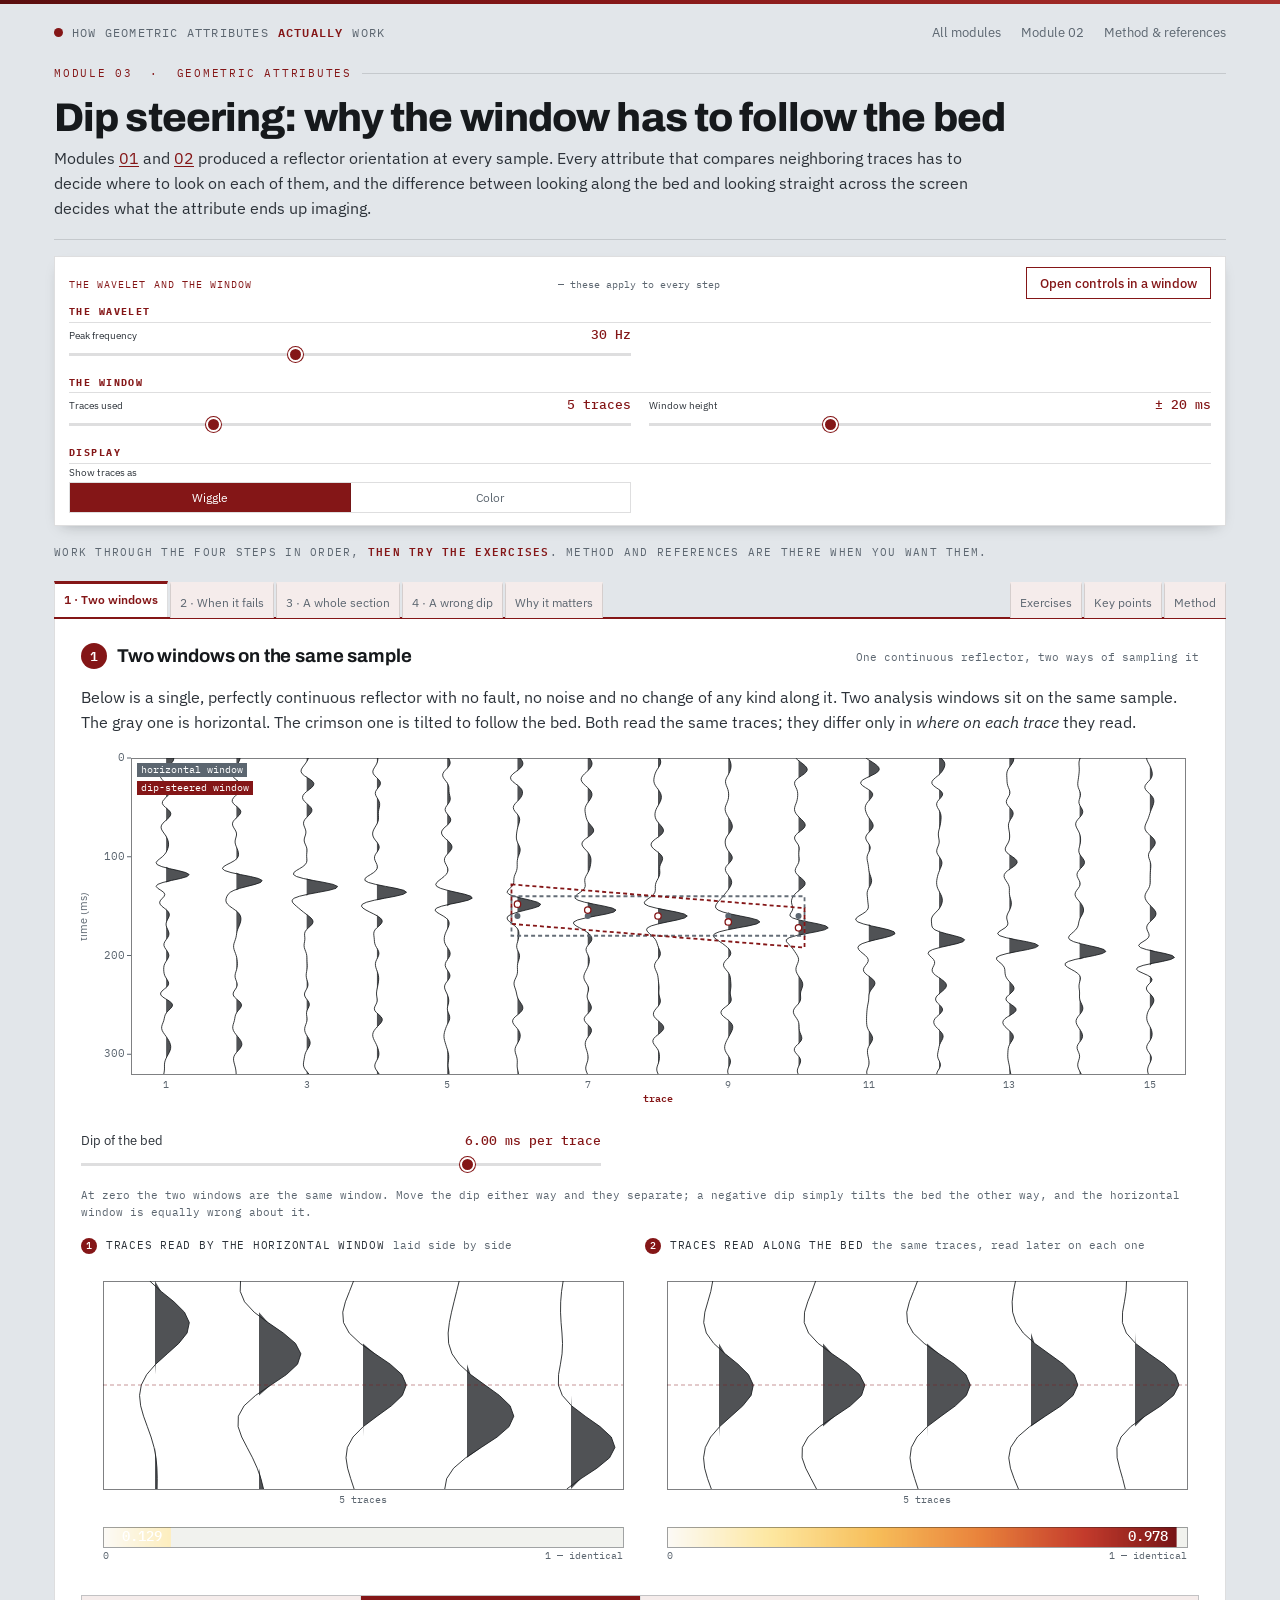
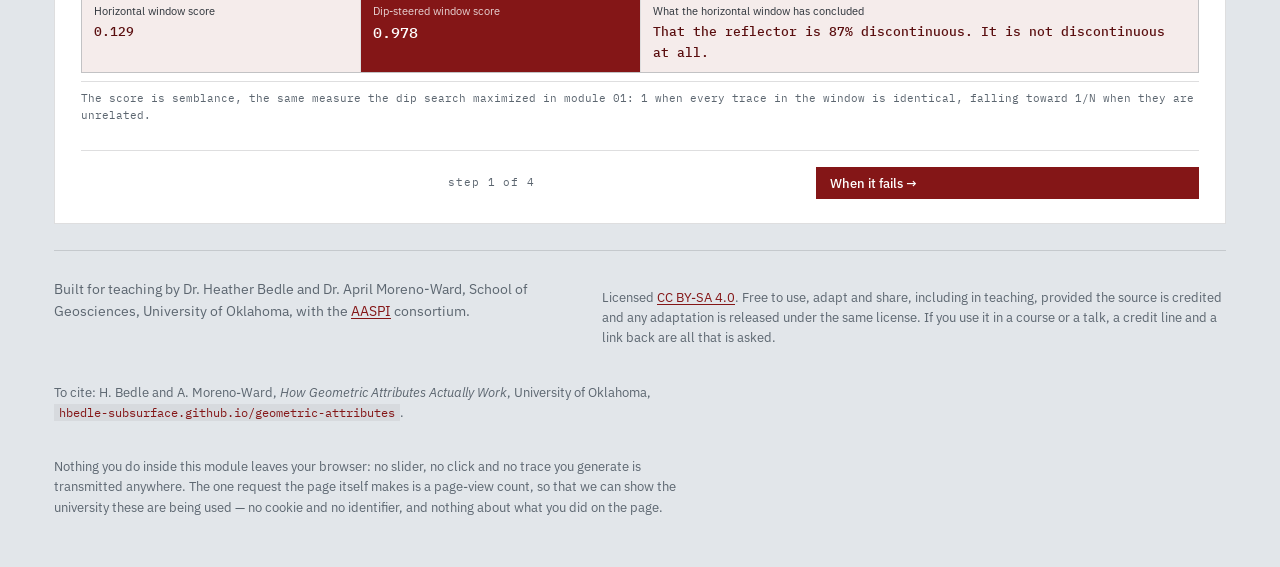
<file: modules/dipsteer.html>
<!DOCTYPE html>
<html lang="en">
<head>
<meta charset="utf-8">
<meta name="viewport" content="width=device-width, initial-scale=1">
<title>Dip steering | How Geometric Attributes Actually Work</title>
<meta name="description" content="Why geometric attributes are computed in windows that follow the reflector: what a horizontal window measures on dipping data, when it fails, and what a wrong dip estimate costs.">
<link rel="preconnect" href="https://fonts.googleapis.com">
<link rel="preconnect" href="https://fonts.gstatic.com" crossorigin>
<link href="https://fonts.googleapis.com/css2?family=Archivo:wght@600;700;800&family=IBM+Plex+Mono:wght@400;500&family=IBM+Plex+Sans:wght@400;500;600&display=swap" rel="stylesheet">
<link rel="stylesheet" href="../assets/style.css">
</head>
<body>

<div class="wrap">
  <header class="masthead">
    <a class="brand" href="../index.html"><span class="dot"></span>How geometric attributes <b>actually</b> work</a>
    <nav>
      <a href="../index.html">All modules</a>
      <a href="dip3d.html">Module 02</a>
      <a href="#tabs" data-tab="pm">Method &amp; references</a>
    </nav>
  </header>

  <div class="mod-head">
    <p class="eyebrow">Module 03 &nbsp;·&nbsp; Geometric attributes</p>
    <h1>Dip steering: why the window has to follow the bed</h1>
    <p class="sub">Modules <a href="dip.html">01</a> and <a href="dip3d.html">02</a> produced a reflector
      orientation at every sample. Every attribute that compares neighboring traces has to decide where to look on each of them, and the
      difference between looking along the bed and looking straight across the screen decides what the
      attribute ends up imaging.</p>
  </div>

  <div class="labhead">
    <p class="cap">The wavelet and the window <span>&mdash; these apply to every step</span></p>
    <div class="controls" id="winControls">
<div class="ctl-col">
        <h2>The wavelet</h2>
        <div class="ctl">
          <label for="freq">Peak frequency <span class="val" id="freqV">30 Hz</span></label>
          <input type="range" id="freq" min="10" max="60" step="1" value="30">
        </div>
        <p class="hint-line" style="margin:-8px 0 0">A higher frequency means a shorter period, so less time
          shift is needed before the traces stop matching.</p>
      </div>
      <div class="ctl-col">
        <h2>The window</h2>
        <div class="ctl">
          <label for="half">Traces used <span class="val" id="halfV">5 traces</span></label>
          <input type="range" id="half" min="1" max="5" step="1" value="2">
        </div>
        <p class="hint-line" style="margin:-8px 0 14px">A wider aperture accumulates more time shift from
          end to end, so it fails at a gentler dip.</p>
        <div class="ctl">
          <label for="kHalf">Window height <span class="val" id="kHalfV">± 20 ms</span></label>
          <input type="range" id="kHalf" min="3" max="25" step="1" value="10">
        </div>
        <p class="hint-line" style="margin:-8px 0 0">Height matters much less here. The problem is lateral
          misalignment, and a taller window does not fix it.</p>
      </div>
      <div class="ctl-col">
        <h2>Display</h2>
        <div class="ctl">
          <label>Show traces as</label>
          <div class="seg" role="group" aria-label="Display style">
            <button type="button" id="dWig" aria-pressed="true">Wiggle</button>
            <button type="button" id="dCol" aria-pressed="false">Color</button>
          </div>
        </div>
        <button class="btn ghost small" id="resetBtn" type="button">Reset everything</button>
      </div>
          </div>
  </div>

  <p class="tabhint">Work through the four steps in order, <b>then try the exercises</b>.
    Method and references are there when you want them.</p>
  <nav class="tabs" id="tabs" role="tablist" aria-label="Module steps">
    <button role="tab" data-tab="p1" aria-selected="false">1 · Two windows</button>
    <button role="tab" data-tab="p2" aria-selected="false">2 · When it fails</button>
    <button role="tab" data-tab="p3" aria-selected="false">3 · A whole section</button>
    <button role="tab" data-tab="p4" aria-selected="false">4 · A wrong dip</button>
    <button role="tab" data-tab="pw" aria-selected="false">Why it matters</button>
    <span class="gap"></span>
    <button role="tab" data-tab="pe" aria-selected="false">Exercises</button>
    <button role="tab" data-tab="pk" aria-selected="false">Key points</button>
    <button role="tab" data-tab="pm" aria-selected="false">Method</button>
  </nav>

  <section class="tabpane" id="p1" role="tabpanel" hidden>
    <div class="plot-head" style="margin-bottom:14px">
      <h3><span class="stepno">1</span>Two windows on the same sample</h3>
      <span class="hint">One continuous reflector, two ways of sampling it</span>
    </div>

        <p class="lede">
      Below is a single, perfectly continuous reflector with no fault, no noise and no change of any kind
      along it. Two analysis windows sit on the same sample. The gray one is horizontal. The crimson one is
      tilted to follow the bed. Both read the same traces; they differ only in <em>where on each trace</em>
      they read.</p>

    <canvas id="c1" aria-label="A dipping reflector with a horizontal window and a dip-steered window drawn on it"></canvas>

    <div class="ctl" style="margin-top:14px;max-width:520px">
      <label for="dip">Dip of the bed <span class="val" id="dipV">2.00 ms per trace</span></label>
      <input type="range" id="dip" min="-12" max="12" step="0.1" value="6">
    </div>
    <p class="hint-line" style="margin:-8px 0 16px">At zero the two windows are the same
      window. Move the dip either way and they separate; a negative dip simply tilts the bed the other way,
      and the horizontal window is equally wrong about it.</p>

    <div class="sec-row" id="row1">
      <div class="panel-col">
        <p class="sublabel"><b>1</b> Traces read by the horizontal window
          <span class="note">laid side by side</span></p>
        <canvas id="c1flat" aria-label="The traces as read by the horizontal window"></canvas>
        <canvas id="c1flatS" aria-label="Similarity score for the horizontal window"></canvas>
      </div>
      <div class="panel-col">
        <p class="sublabel"><b>2</b> Traces read along the bed
          <span class="note">the same traces, read later on each one</span></p>
        <canvas id="c1dip" aria-label="The traces as read by the dip-steered window"></canvas>
        <canvas id="c1dipS" aria-label="Similarity score for the dip-steered window"></canvas>
      </div>
    </div>

    <div class="stats">
      <div class="stat"><span>Horizontal window score</span><b id="s1a">—</b></div>
      <div class="stat key"><span>Dip-steered window score</span><b id="s1b">—</b></div>
      <div class="stat wide"><span>What the horizontal window has concluded</span><b id="s1c">—</b></div>
    </div>
    <div class="legend">
      <span>The score is semblance, the same measure the dip search maximized in module 01: 1 when every
        trace in the window is identical, falling toward 1/N when they are unrelated.</span>
    </div>
    </section>

  <section class="tabpane" id="p2" role="tabpanel" hidden>
    <div class="plot-head" style="margin-bottom:14px">
      <h3><span class="stepno">2</span>When does the horizontal window fail?</h3>
      <span class="hint">It depends on the wavelet, not on the geology</span>
    </div>

        <p class="lede">
      Two intervals of time decide the outcome. The first is how much the reflector's arrival time changes from one end of the window to the other — the dip multiplied by the width of the aperture. The
      second is the period of the wavelet, the time from one peak to the next.</p>
    <p class="lede">
      While the first is a small fraction of the second, the traces still broadly overlap and the window
      sees one event. As it grows toward half a period, the far end of the window is reading a trough where the near end reads a peak, so the window is comparing a peak against a trough. That is the whole mechanism, and it explains why the failure point depends on the
      <em>wavelet</em> rather than on anything geological.</p>
    <p class="lede">
      Below are five snapshots of the same five traces, read <b>straight across</b> at five different bed
      dips. The reflector is perfectly continuous in every one of them — nothing is broken and nothing has
      changed but the dip. Watch the traces slide out of line, and watch the score fall as they do. A
      dip-steered window would show you the first picture every single time, whatever the dip.</p>
    <p class="lede">Under each snapshot is the number that explains it: how much time shift has built up
      across the window, as a fraction of one period of the wavelet. That single quantity decides
      everything here.</p>

    <canvas id="c2" aria-label="What the horizontal window reads as the bed dip increases"></canvas>


    <div class="stats">
      <div class="stat"><span>Period of the wavelet</span><b id="s2a">—</b></div>
      <div class="stat"><span>Time shift across the aperture</span><b id="s2b">—</b></div>
      <div class="stat key"><span>Shift as a fraction of one period</span><b id="s2c">—</b></div>
      <div class="stat key"><span>Dip at which the flat window drops below 0.8</span><b id="s2d">—</b></div>
      <div class="stat wide"><span>The rule this gives you</span><b id="s2e">—</b></div>
    </div>
    </section>

  <section class="tabpane" id="p3" role="tabpanel" hidden>
    <div class="plot-head" style="margin-bottom:14px">
      <h3><span class="stepno">3</span>The same attribute over a whole section</h3>
      <span class="hint">One of these images the fault; the other images the bedding</span>
    </div>

        <p class="lede">
      Now a folded section cut by a single fault. Coherence is computed at every sample twice, with
      identical windows and identical arithmetic, differing only in whether the window is steered. Dark is
      low coherence.</p>

    <p class="sublabel"><b>1</b> The seismic
      <span class="note">a gently folded sequence cut by a normal fault whose plane leans across the section</span></p>
    <canvas id="c3seis" aria-label="Seismic section showing a folded sequence cut by a dipping fault"></canvas>

    <p class="sublabel" style="margin-top:16px"><b>2</b> Coherence, dip-steered
      <span class="note">the window follows the bed</span></p>
    <canvas id="c3dip" aria-label="Coherence computed with a dip-steered window"></canvas>

    <p class="sublabel" style="margin-top:16px"><b>3</b> Coherence, horizontal window
      <span class="note">the same window, never steered</span></p>
    <canvas id="c3flat" aria-label="Coherence computed with a horizontal window"></canvas>

    <div class="legend">
      <span>The seismic is displayed as variable density, the way a section of this many traces normally is.
        Panels 2 and 3 share one gray scale, black at 0.5 and white at 1.0, so they can be compared
        directly. The fault cuts obliquely across the reflectors, which is what makes the dark stripe lean.</span>
    </div>

    <h2 style="font-family:var(--mono);font-size:10.5px;letter-spacing:.15em;text-transform:uppercase;color:var(--crimson);margin:26px 0 12px;padding-bottom:8px;border-bottom:1px solid var(--rule)">
      The same comparison on a time slice</h2>
    <p class="lede">
      A section shows the fault as a line, which is a hard place to judge how much damage an unsteered
      window does. A map view is much clearer. These two panels are horizontal slices through a small 3D
      volume: a sequence of reflectors carried over a monoclinal flexure — a one-sided step in the
      structure, flat on both sides and steepening through the middle — cut by one planar fault. The fault
      is identical in both panels. Everything else on the right is the structure appearing in the attribute.</p>
    <p class="lede">These two panels use a fixed patch of 3 by 3 traces, not the aperture set by
      <em>traces used</em> in the header; that slider drives the section panels above. Window height is
      shared. The values quoted in the exercises for these maps therefore refer to a three-trace
      window.</p>

    <div class="sec-row" id="rowSlice">
      <div class="panel-col">
        <p class="sublabel"><b>4</b> Time slice, dip-steered
          <span class="note">the fault, and nothing else</span></p>
        <canvas id="c3sd" aria-label="Time slice of coherence computed with a dip-steered window"></canvas>
      </div>
      <div class="panel-col">
        <p class="sublabel"><b>5</b> Time slice, horizontal window
          <span class="note">the fault, plus the structure</span></p>
        <canvas id="c3sf" aria-label="Time slice of coherence computed with a horizontal window"></canvas>
      </div>
    </div>

    <div class="legend">
      <span>Both panels use the same gray scale as the sections above, black at 0.5 and white at 1.0.
        Inline runs across, crossline runs up. On the left the fault is the only feature worth picking.
        On the right a broad dark band has appeared along the flexure, running at a different angle from the
        fault: wherever the bed dips more steeply than the horizontal window tolerates, the attribute
        darkens, and what it draws is the structure rather than a discontinuity. The band reaches about
        0.55, nearly as dark as the fault itself at about 0.48, so no threshold separates them. That
        bleed-through gets picked as stratigraphy by people who have never seen the steered version.</span>
    </div>

    <div class="ctl" style="margin-top:14px;max-width:520px">
      <label for="noise">Noise <span class="val" id="noiseV">none</span></label>
      <input type="range" id="noise" min="0" max="50" step="2" value="12">
    </div>
    <p class="hint-line" style="margin:-8px 0 12px">Both panels degrade, but not in the same
      way. The unsteered one was already dark on the flanks before any noise was added.</p>

    <div class="stats">
      <div class="stat"><span>Steered: bedding, and its worst value</span><b id="s3a">—</b></div>
      <div class="stat"><span>Steered: the darkest point on each row</span><b id="s3b">—</b></div>
      <div class="stat"><span>Flat: bedding, and its worst value</span><b id="s3c">—</b></div>
      <div class="stat"><span>Flat: the darkest point on each row</span><b id="s3d">—</b></div>
      <div class="stat key"><span>How often the darkest point is the fault</span><b id="s3e">—</b></div>
      <div class="stat wide"><span>What this means for picking</span><b id="s3f">—</b></div>
    </div>
    </section>

  <section class="tabpane" id="p4" role="tabpanel" hidden>
    <div class="plot-head" style="margin-bottom:14px">
      <h3><span class="stepno">4</span>Steering with the wrong dip</h3>
      <span class="hint">Steering is only as good as the dip volume it uses</span>
    </div>

        <p class="lede">
      Modules 01 and 02 spent a good deal of effort on how a dip estimate goes wrong. The cost of that error is measured here. The slider adds a fixed error to every dip estimate before the window is steered by it, so the
      window still tilts, just not by the right amount.</p>

    <div class="ctl" style="max-width:520px;margin-bottom:14px">
      <label for="bias">Error added to the dip <span class="val" id="biasV">0.00 ms per trace</span></label>
      <input type="range" id="bias" min="-4" max="4" step="0.25" value="0">
    </div>

    <p class="sublabel"><b>1</b> What the error does to the window
      <span class="note">a bed dipping 2 ms per trace, with both windows on it</span></p>
    <canvas id="c4zoom" aria-label="A dipping bed with a correctly steered window and a wrongly steered one"></canvas>
    <p class="hint-line" style="margin:8px 0 16px">The teal window is steered by the correct
      dip and lies along the bed. The crimson one is steered by the dip plus your error, so it still tilts
      but cuts across. At a large enough error it is no better aligned than a horizontal window would have
      been, which is the point of the last exercise.</p>

    <p class="sublabel"><b>2</b> Coherence, steered by the wrong dip
      <span class="note">same gray scale as step 3</span></p>
    <canvas id="c4map" aria-label="Coherence computed with a deliberately incorrect dip"></canvas>



    <div class="stats" style="margin-top:14px">
      <div class="stat"><span>Coherence on the bedding</span><b id="s4a">—</b></div>
      <div class="stat"><span>The darkest point on each row</span><b id="s4b">—</b></div>
      <div class="stat key"><span>Separation between them</span><b id="s4c">—</b></div>
      <div class="stat"><span>Steepest dip in this section</span><b id="s4d">—</b></div>
      <div class="stat wide"><span>Verdict</span><b id="s4e">—</b></div>
    </div>
    </section>

  <section class="tabpane" id="pw" role="tabpanel" hidden>
    <div class="plot-head" style="margin-bottom:14px">
      <h3><span class="stepno">?</span>Why steering is not optional</h3>
      <span class="hint">The difference between imaging geology and imaging the display</span>
    </div>
    <p class="lede">An unsteered attribute does not fail visibly. It produces a volume that looks entirely
      plausible, full of lineaments and fabric, and the lineaments are contours of the structure rather than
      anything broken. There is no error message and no obvious artifact, only a plausible image of the wrong thing.</p>

    <h2 style="font-family:var(--mono);font-size:10.5px;letter-spacing:.15em;text-transform:uppercase;color:var(--crimson);margin:24px 0 12px;padding-bottom:8px;border-bottom:1px solid var(--rule)">
      What it changes in practice</h2>
    <ul class="lede" style="padding-left:20px">
      <li><b>Fault picking.</b> On the unsteered volume in step 3, the darkest thing on a row is the fault
        only about half the time. Anyone auto-tracking it extracts fold flanks as faults over much of its
        length, and those picks look like perfectly good faults until someone checks them against the
        seismic.</li>
      <li><b>Stratigraphic work.</b> Bleed-through in map view follows the structural grain, which is
        exactly what makes it convincing as stratigraphy. The time slice in step 3 shows a broad band along
        the flexure that reads like a depositional feature and is nothing of the kind.</li>
      <li><b>Every attribute above coherence.</b> Curvature, shape index, amplitude curvature and aberrancy
        are all computed in the steered frame. The dip volume is not just an input to them; it is the
        coordinate system they are expressed in.</li>
      <li><b>Structure-oriented filtering.</b> Steered, it smooths along bedding and sharpens faults. Wrongly steered, it smooths across bedding, removing the discontinuities it was meant to preserve, and the output looks cleaner rather than worse.</li>
    </ul>

    <h2 style="font-family:var(--mono);font-size:10.5px;letter-spacing:.15em;text-transform:uppercase;color:var(--crimson);margin:24px 0 12px;padding-bottom:8px;border-bottom:1px solid var(--rule)">
      And why the dip volume deserves real effort</h2>
    <p class="lede">Steering is not a switch that is either on or off. Step 4 shows a half-millisecond
      per trace error — smaller than the cost of coarsening the dip search step in module 01 — already
      eating into the fault contrast, and a 2 ms per trace error landing in the same place as not steering
      at all. Since the
      volume is still labeled dip-steered, that failure is harder to spot than the honest unsteered
      version.</p>
    <p class="lede">That is the practical argument for the order of this course. Modules 01 and 02 spend a long time on getting dip right because the quality of the dip field is carried, undiminished, into everything computed from it.</p>
    <div class="legend prose">
      <span>One rule of thumb worth taking away: a horizontal window survives only while the time shift
        accumulated across it stays under about a fifth of a period. At ordinary frequencies that is a few
        degrees of dip, which almost no real survey manages.</span>
    </div>
  </section>

  <section class="tabpane" id="pe" role="tabpanel" hidden>
<div class="tryit" style="max-width:none">
      <h3>Exercises</h3>
      <ol>
        <li><b>Find the tolerance of an unsteered window.</b> In step 2, leave the frequency at 30 Hz and
          five traces, and read the dip at which the flat window drops below 0.8. Then double the frequency
          and read it again.
          <details class="reveal"><summary>Hint</summary><span class="ans">About 1.7 ms per trace at 30 Hz and about 0.9 at 60 Hz, so doubling the
            frequency roughly halves the tolerance. At 25 m bins and 3000 m/s those are geological dips of
            roughly six and three degrees. An unsteered coherence volume is therefore usable on almost nothing: gentle regional dip is already enough to break it, and a higher-frequency dataset tightens the tolerance rather than loosening it.</span></details></li>
        <li><b>Check that the failure is about the wavelet, not the dip.</b> Try several combinations of
          frequency and aperture in step 2, and each time read the "shift as a fraction of one period"
          box at the dip where the flat curve crosses 0.8.
          <details class="reveal"><summary>Hint</summary><span class="ans">It lands between about 15 and 30 percent every time, averaging a little over a
            fifth. Sweeping frequency and aperture together moves the crossing dip over a range of nearly
            twenty to one — from several milliseconds per trace down to a few tenths — and every one of
            those crossings corresponds to much the same fraction of a period. That is the
            actual rule, and it is worth carrying around: a horizontal window survives only while the time
            shift accumulated across it stays under about a fifth of a period.</span></details></li>
        <li><b>Compare the two volumes as an interpreter would.</b> In step 3, look at the steered and
          unsteered panels and ask which anomalies you would pick as faults.
          <details class="reveal"><summary>Hint</summary><span class="ans">With the noise slider at its default 12%, the steered panel sits at better than
            0.9 on the bedding against roughly 0.5 at the fault, and the darkest point on a row is the fault
            about nine times in ten. The unsteered panel has bedding averaging under 0.8 and falling on the
            steepest flanks to about what the fault reads, and the darkest point is the fault only about
            half the time. So on many rows of the unsteered volume the darkest thing available to pick is a
            fold flank, not the fault. Turn the noise off
            and the steered background climbs to a flat 1.0 while the unsteered one still bands: the flanks
            are not a noise problem, they are a steering problem.</span></details></li>
        <li><b>Give the steering a small, plausible error.</b> In step 4, step the error through 0.25, 0.5
          and 1 ms per trace and watch the bedding value.
          <details class="reveal"><summary>Hint</summary><span class="ans">Bedding coherence falls steadily as the error goes 0, 0.25, 0.5, 1 ms per
            trace, losing the best part of a tenth by the end, while the fault value barely moves. The cost
            comes out of the background rather than out of the anomaly, so the separation between the two
            narrows by around a tenth of itself.
            These are small errors by the standards of module 01 — 0.5 ms per trace is less than the cost of
            coarsening the dip search step to 2 ms — and they are already being spent.</span></details></li>
        <li><b>Read the two time slices.</b> In step 3, look at the map pair rather than the sections and
          ask what the broad dark band on the right is, and why it runs at a different angle from the fault.
          <details class="reveal"><summary>Hint</summary><span class="ans">It is the flexure. Wherever the bed dips more steeply than a three-trace
            horizontal window tolerates, the attribute darkens, so the feature it draws is the structure
            itself. The band goes about as dark as the fault does, so the two anomalies are comparable in
            strength and no threshold separates them. On the steered slice the background stays high across
            the whole map, flexure included, and the fault is the only linear feature
            on it. This is the clearest view of the problem, because in map view the
            bleed-through has a shape, and that shape looks like stratigraphy to anyone who has not seen the
            steered version.</span></details></li>
        <li><b>Push the error past the structure itself.</b> Set the error to 2 ms per trace and compare it
          with the steepest dip in the section, shown in the readout.
          <details class="reveal"><summary>Hint</summary><span class="ans">The steepest true dip in this section is just under 2 ms per trace, so an
            error of 2 is a hundred percent error. Bedding coherence collapses to well below what the
            unsteered window managed, and the fault is the darkest point on a row less than half the time
            rather than nine times in ten.
            Steering by a badly wrong dip is therefore worse than not steering at all, and more dangerous,
            because the volume is labeled as dip-steered. Push on to 4 ms per trace and the fault is found on
            barely one row in ten: the attribute is imaging the error.</span></details></li>
      </ol>
    </div>
  </section>

  <section class="tabpane" id="pk" role="tabpanel" hidden>
<div class="takeaway" style="max-width:none">
      <h3>The main points</h3>
      <ul>
        <li><b>An unsteered window measures dip, not discontinuity.</b> On a continuous dipping reflector it
          returns a low value, and that value has nothing to do with the geology being broken.</li>
        <li><b>The tolerance is set by the wavelet.</b> A horizontal window holds up only while the time
          shift across it stays under roughly a fifth of a period, which at ordinary frequencies means only
          a few degrees of dip.</li>
        <li><b>Steering separates the fault from the fold.</b> It does not make the fault anomaly stronger;
          it removes the competing anomaly on the flanks so the fault is the only thing left dark.</li>
        <li><b>A dip-steered volume is only as good as its dip volume.</b> Error in the dip field is spent
          directly out of the contrast you were trying to measure.</li>
        <li><b>Height matters far less than aperture.</b> The failure is lateral misalignment across the
          window, so a shorter window does not fix an unsteered one; a narrower one does.</li>
        <li><b>This is why dip comes first.</b> Coherence, curvature, aberrancy and structure-oriented
          filtering all take the dip field as an input, and none of them can tell you it was wrong.</li>
      </ul>
      </div>
  </section>

  <section class="tabpane" id="pm" role="tabpanel" hidden>
  <details class="notes" id="notes" open>
    <summary>Method, assumptions, and where to read more</summary>
    <p>Steps 1 and 2 use a single reflector across a small patch of traces, built by convolving one
      reflection coefficient with a Ricker wavelet and shifting each trace by the bed dip. Steps 3 and 4 use
      a 160-trace section at 2 ms sampling containing a gently folded sequence with a regional dip, cut by
      a normal fault of 20 ms throw whose plane descends 7.8 ms of two-way
      time per trace, about 25 degrees at 25 m bins and 3000 m/s. The reflectors are closely spaced, at 9
      samples, for a reason: a fault is only visible where it cuts a reflector, so with widely spaced
      beds its expression becomes a row of isolated offsets several traces apart, which reads as a
      staircase rather than a plane. Because the fault plane is oblique to the
      reflectors it crosses each one at a different trace, which is why the coherence anomaly leans. Fault
      values quoted in the exercises are the darkest point found on each time row, which is what an
      interpreter or an autotracker responds to, rather than an average over a fixed band, and they assume
      the noise slider at its default 12%. The throw is applied with a sub-trace transition so that the
      fault plane is straight rather than quantized into a staircase of whole traces.</p>
    <p>The two map panels come from a separate small 3D volume, 100 traces square by a slab of 81 samples,
      carrying a reflector sequence over a monoclinal flexure of 80 ms relief cut by one planar fault. The
      flexure reaches about 4 ms per trace at its steepest, above what a three-trace horizontal window tolerates at 30 Hz and well within what a steered window handles. The two families of panel are steered
      differently, on purpose. The map panels take the analytic dip of the model, because estimation error
      is the subject of step 4 and mixing the two would confuse which effect is which. The section panels
      in steps 3 and 4 take a dip field estimated with the discrete semblance search of module 01, so the
      steered sections carry whatever error that search makes — which is what lets step 4 add an error on
      top of it and watch the cost.</p>
    <p>The similarity measure used throughout is semblance, computed on the real trace over a window of
      2K+1 samples and 2J+1 traces. AASPI program <span class="k">similarity3d</span> computes its
      attributes from the analytic trace, meaning the data together with its Hilbert transform, which
      suppresses structural leakage: the false low-coherence stripe that appears where a reflector's
      amplitude passes through zero and the traces have almost nothing left to compare. That refinement,
      and the several different definitions of coherence available, are the subject of the next module. The
      point being made here — that the window has to follow the bed — applies to every member of the
      family.</p>
    <p>Real dip steering does not add a constant error the way step 4 does. Errors in a dip volume vary from
      place to place and are usually worst exactly where the structure is most complex, which is where the
      attribute is most needed. A constant bias is used here because it is readable; treat the numbers as
      showing the sensitivity, not as a model of how dip fields actually fail.</p>
    <ul>
      <li>Marfurt, K. J., R. L. Kirlin, S. L. Farmer, and M. S. Bahorich, 1998, 3-D seismic attributes using
        a semblance-based coherency algorithm: <em>Geophysics</em>, 63, 1150–1165.</li>
      <li>Marfurt, K. J., 2006, Robust estimates of 3D reflector dip and azimuth: <em>Geophysics</em>, 71,
        P29–P40.</li>
      <li>Chopra, S., and K. J. Marfurt, 2007, <em>Seismic Attributes for Prospect Identification and
        Reservoir Characterization</em>: SEG Geophysical Development Series, 11.</li>
      <li>AASPI program documentation for <span class="k">similarity3d</span> and <span class="k">dip3d</span>,
        University of Oklahoma — <a href="https://www.ou.edu/mcee/labs/aaspi">ou.edu/mcee/labs/aaspi</a>.</li>
    </ul>
  </details>

  </section>

  <section class="nextup" id="nextup" hidden>
    <p class="eyebrow">Next up</p>
    <h3><a href="coherence.html">04 · Coherence, similarity and variance</a></h3>
    <p>The window now follows the bed, so the traces inside it can finally be compared. The next question is
      what "compared" means: semblance, eigenstructure, energy ratio and Sobel filters all answer it
      differently, and give different answers on the same data.</p>
    <a class="btn" href="coherence.html">Open module 04 →</a>
    <a class="btn ghost" href="../index.html">All modules</a>
  </section>

  <div class="pager" id="pager" hidden>
    <a class="btn ghost" href="dip3d.html">← Module 02: inline and crossline dip</a>
    <a class="btn" href="coherence.html">Next: coherence, similarity and variance →</a>
  </div>

  <footer>
    <div class="foot-grid">
      <p>Built for teaching by Dr. Heather Bedle and Dr. April Moreno-Ward, School of Geosciences,
        University of Oklahoma, with the
        <a href="https://www.ou.edu/mcee/labs/aaspi">AASPI</a> consortium.</p>
      <p class="lic">Licensed <a href="https://creativecommons.org/licenses/by-sa/4.0/">CC BY-SA 4.0</a>.
        Free to use, adapt and share, including in teaching, provided the source is credited and any
        adaptation is released under the same license. If you use it in a course or a talk, a credit line
        and a link back are all that is asked.</p>
      <p class="lic">To cite: H. Bedle and A. Moreno-Ward, <i>How Geometric Attributes Actually Work</i>, University of
        Oklahoma, <span class="k">hbedle-subsurface.github.io/geometric-attributes</span>.</p>
      <p class="lic">Nothing you do inside this module leaves your browser: no slider, no click and no
        trace you generate is transmitted anywhere. The one request the page itself makes is a page-view
        count, so that we can show the university these are being used &mdash; no cookie and no
        identifier, and nothing about what you did on the page.</p>
    </div>
  </footer>
</div>

<script src="../assets/count.js"></script>
<script src="../assets/popout.js"></script>
<script src="../assets/panelout.js"></script>
<script src="../assets/seismic.js"></script>
<script src="../assets/attributes.js"></script>
<script>
(function () {
  'use strict';

  if (typeof SEIS === 'undefined' || typeof ATTR === 'undefined') {
    const missing = [];
    if (typeof SEIS === 'undefined') missing.push('assets/seismic.js');
    if (typeof ATTR === 'undefined') missing.push('assets/attributes.js');
    const el = document.createElement('div');
    el.setAttribute('style', 'background:#841617;color:#fff;padding:14px 18px;margin:16px 0;' +
      'font:13px/1.6 ui-monospace,Menlo,monospace');
    el.textContent = 'This module could not load ' + missing.join(' and ') +
      '. It expects them one directory up, at ../assets/, and file names are ' +
      'case-sensitive on GitHub Pages.';
    const w = document.querySelector('.wrap');
    (w || document.body).insertBefore(el, w ? w.firstChild : null);
    return;
  }

  const $ = (id) => document.getElementById(id);
  const clamp = (v, a, b) => Math.max(a, Math.min(b, v));
  const visible = (id) => { const el = $(id); return el && !el.hidden; };

  /* cohField arrived with a later assets/attributes.js; define it here when
     absent so the module runs against an older checkout. */
  const cohField = ATTR.cohField || function (field, nx, nt, opts) {
    const o = opts || {};
    const half = o.half === undefined ? 2 : o.half;
    const kHalf = o.kHalf === undefined ? 5 : o.kHalf;
    const dcx = o.decX || 2, dct = o.decT || 2;
    const grid = o.grid || null;
    const J = 2 * half + 1, K = 2 * kHalf + 1;
    const buf = new Float64Array(J * K);
    const gx = Math.ceil(nx / dcx), gt = Math.ceil(nt / dct);
    const c = new Float32Array(gx * gt);
    for (let a = 0; a < gx; a++) {
      const ix = Math.min(nx - 1, a * dcx);
      for (let b = 0; b < gt; b++) {
        const it = Math.min(nt - 1, b * dct);
        const p = grid ? ATTR.sampleGrid(grid, grid.p, ix, it) : 0;
        ATTR.gatherAlongDip(field, nx, nt, ix, it, p, half, kHalf, buf);
        c[a * gt + b] = ATTR.semblance(buf, J, K);
      }
    }
    return { c, gx, gt, decX: dcx, decT: dct };
  };

  /* =====================================================================
     MODEL
     ===================================================================== */

  const DT = 0.002;
  const msToP = (ms) => (ms / 1000) / DT;
  const DXM = 25, VEL = 3000;

  const PN = 15, PT = 161, PCX = 7, PCT = 80;      // the patch, steps 1 and 2
  const NX = 160, NT = 220;                        // the section, steps 3 and 4
  const THROW = 20, FOLDA = 22, FOLDL = 130, REG = 0.9;

  /* A real fault is not vertical. This plane descends 7.8 ms of two-way time
     for every trace it moves right, so it moves right by one trace every four
     samples as it goes down. At 25 m bins and 3000 m/s that is 11.7 m of depth
     per 25 m across, a dip of about 25 degrees — deliberately shallower than
     most normal faults, so that the plane crosses plenty of reflectors inside
     a 220-sample section instead of running off the bottom. Where it cuts each
     reflector therefore depends on that reflector's time. */
  const FAULT_SLOPE = 1 / 3.9;                     // traces per sample
  const FAULT_X0 = 52;                             // trace at the top of the section
  const faultTraceAt = (t0) => FAULT_X0 + FAULT_SLOPE * t0;

  const DEF = {
    dip: 6, f: 30, half: 2, kHalf: 10,
    noise: 12, bias: 0, disp: 'wiggle', tab: 'p1',
  };
  let S = SEIS.readState(DEF);

  const CAN_LINK = location.protocol !== 'file:';
  const saveState = () => {
    if (!CAN_LINK) return;
    try { SEIS.writeState(S, DEF); } catch (e) { /* nothing shareable */ }
  };

  /* ------------------------- the patch, one bed ------------------------ */

  function buildPatch(dipMs, f) {
    const wav = SEIS.makeWavelet({ type: 'ricker', f });
    const a = new Float32Array(PN * PT);
    for (let j = 0; j < PN; j++) {
      const sh = msToP(dipMs) * (j - PCX);
      a.set(SEIS.traceFromSpikes([{ t: (PCT + sh) * DT, r: 0.1 }], 0, DT, PT, wav), j * PT);
    }
    let pk = 1e-6;
    for (let i = 0; i < a.length; i++) pk = Math.max(pk, Math.abs(a[i]));
    // a little noise, so the reflector looks like something you were handed
    const nz = SEIS.bandLimitedNoise(PN, PT, DT, wav, 41, 1);
    for (let i = 0; i < a.length; i++) a[i] += 0.10 * pk * nz[i];
    pk = 1e-6;
    for (let i = 0; i < a.length; i++) pk = Math.max(pk, Math.abs(a[i]));
    return { a, pk };
  }
  let PATCH = buildPatch(DEF.dip, DEF.f);

  // semblance of the patch read at a given steering dip
  function patchScore(field, steerMs, half, kHalf) {
    const J = 2 * half + 1, K = 2 * kHalf + 1;
    const buf = new Float64Array(J * K);
    ATTR.gatherAlongDip(field, PN, PT, PCX, PCT, msToP(steerMs), half, kHalf, buf);
    return { s: ATTR.semblance(buf, J, K), buf, J, K };
  }

  /* ------------------------ the section, steps 3-4 --------------------- */

  // structural shift of a reflector whose un-faulted time index is t0
  // the fold, without the fault
  const foldShift = (ix) => msToP(REG) * (ix - NX / 2) +
    msToP(FOLDA) * Math.sin(2 * Math.PI * ix / FOLDL);

  /* Three things are needed to make the fault plane straight on screen. The
     fault position is evaluated at the time the reflector actually arrives,
     not at its un-shifted time, so the plane does not wobble with the fold.
     The throw uses a sub-trace transition rather than a hard switch at a trace
     boundary, so the plane passes through a bin instead of being quantized to
     whole traces. And the reflectors are closely spaced, because a fault can
     only express itself where it cuts one: with beds far apart the fault
     appears as a row of isolated offsets, each several traces further along
     than the last, which is what draws a staircase. */
  const shiftAt = (ix, t0) => {
    const fold = foldShift(ix);
    const w = clamp(ix - faultTraceAt(t0 + fold) + 0.5, 0, 1);
    return fold + w * msToP(THROW);
  };
  const trueDipMs = (ix) => REG +
    FOLDA * (2 * Math.PI / FOLDL) * Math.cos(2 * Math.PI * ix / FOLDL);

  let SECT = new Float32Array(NX * NT), SPEAK = 1;
  function buildSection() {
    const wav = SEIS.makeWavelet({ type: 'ricker', f: S.f });
    const rnd = SEIS.mulberry32(7);
    const beds = [];
    for (let t = -40; t < NT + 40; t += 9) {
      beds.push({ it: t, r: (rnd() < 0.5 ? -1 : 1) * (0.030 + rnd() * 0.070) });
    }
    const f = new Float32Array(NX * NT);
    for (let ix = 0; ix < NX; ix++) {
      f.set(SEIS.traceFromSpikes(
        beds.map((b) => ({ t: (b.it + shiftAt(ix, b.it)) * DT, r: b.r })),
        0, DT, NT, wav), ix * NT);
    }
    let pk = 1e-6;
    for (let i = 0; i < f.length; i++) pk = Math.max(pk, Math.abs(f[i]));
    if (S.noise > 0) {
      const nz = SEIS.bandLimitedNoise(NX, NT, DT, wav, 21, 2);
      const amp = (S.noise / 100) * pk;
      for (let i = 0; i < f.length; i++) f[i] += amp * nz[i];
      pk = 1e-6;
      for (let i = 0; i < f.length; i++) pk = Math.max(pk, Math.abs(f[i]));
    }
    SECT = f; SPEAK = pk;
  }

  let GRID = null, COHD = null, COHF = null, COHB = null;

  /* ------------------------- a small 3D volume ------------------------- */
  /* Only a slab around the slice is built, which is all the window needs.
     Steering uses the analytic dip of the model rather than an estimate,
     because step 4 is where estimation error is the subject. */

  const VN = 100, VS = 81, VC = 40;                 // traces each way, slab, center
  /* A monoclinal flexure rather than a dome. An earlier version used a product
     of two cosines, which repeats and drew a grid of bullseyes that had nothing
     to do with the lesson; and it carried a single reflector with more relief
     than the analysis window was tall, so much of what looked like low
     coherence was really an empty window. This surface has one structural
     feature, and the slab carries a full reflector sequence, so there is always
     data inside the window. */
  const FLEX_A = 80, FLEX_W = 20;                   // relief in ms, width in traces
  const U_X = 0.86, U_Y = 0.51;                     // the direction it steepens in
  const F_NX = 0.55, F_NY = -0.84, F_D = -12;       // fault plane, oblique to the flexure
  let SLAB = null, SLICED = null, SLICEF = null;

  // structural relief at a bin, in samples
  function surfT(ix, iy) {
    const u = U_X * (ix - VN / 2) + U_Y * (iy - VN / 2);
    const w = clamp(F_NX * ix + F_NY * iy - F_D + 0.5, 0, 1);
    return msToP(FLEX_A) * Math.tanh(u / FLEX_W) + w * msToP(THROW);
  }
  const surfPx = (ix, iy) => (surfT(ix + 0.5, iy) - surfT(ix - 0.5, iy));
  const surfPy = (ix, iy) => (surfT(ix, iy + 0.5) - surfT(ix, iy - 0.5));

  function buildSlab() {
    const wav = SEIS.makeWavelet({ type: 'ricker', f: S.f });
    const hl = wav.halfLength;
    const rnd = SEIS.mulberry32(19);
    const beds = [];
    for (let t = -70; t < VS + 70; t += 9) {
      beds.push({ d: t - VC, r: (rnd() < 0.5 ? -1 : 1) * (0.03 + rnd() * 0.07) });
    }
    const v = new Float32Array(VN * VN * VS);
    for (let iy = 0; iy < VN; iy++) {
      for (let ix = 0; ix < VN; ix++) {
        const base = (iy * VN + ix) * VS;
        const sh = surfT(ix, iy);
        for (let b = 0; b < beds.length; b++) {
          const tr = (VC + beds[b].d + sh) * DT;
          const i0 = Math.max(0, Math.ceil((tr - hl) / DT));
          const i1 = Math.min(VS - 1, Math.floor((tr + hl) / DT));
          for (let it = i0; it <= i1; it++) v[base + it] += beds[b].r * wav.fn(it * DT - tr);
        }
      }
    }
    if (S.noise > 0) {
      let pk = 1e-6;
      for (let i = 0; i < v.length; i++) pk = Math.max(pk, Math.abs(v[i]));
      const nz = SEIS.bandLimitedNoise(VN * VN, VS, DT, wav, 33, 1);
      const amp = (S.noise / 100) * pk;
      for (let i = 0; i < v.length; i++) v[i] += amp * nz[i];
    }
    SLAB = v;
  }

  /* semblance on the slice, over a 3-by-3 patch of traces, steered or not */
  function sliceCoherence(steered) {
    const half = 1, kHalf = Math.min(S.kHalf, 18);
    const J = 9, K = 2 * kHalf + 1;
    const buf = new Float64Array(J * K);
    const out = new Float32Array(VN * VN);
    for (let iy = 0; iy < VN; iy++) {
      for (let ix = 0; ix < VN; ix++) {
        const px = steered ? surfPx(ix, iy) : 0;
        const py = steered ? surfPy(ix, iy) : 0;
        let m = 0;
        for (let jy = -half; jy <= half; jy++) {
          const yy = clamp(iy + jy, 0, VN - 1);
          for (let jx = -half; jx <= half; jx++) {
            const xx = clamp(ix + jx, 0, VN - 1);
            const base = (yy * VN + xx) * VS;
            const sh = px * jx + py * jy;
            for (let k = -kHalf; k <= kHalf; k++) {
              const pos = VC + k + sh;
              const i0 = Math.floor(pos), f = pos - i0;
              let val = 0;
              if (i0 >= 0 && i0 < VS - 1) val = SLAB[base + i0] * (1 - f) + SLAB[base + i0 + 1] * f;
              else if (i0 >= 0 && i0 < VS) val = SLAB[base + i0];
              buf[m * K + (k + kHalf)] = val;
            }
            m++;
          }
        }
        out[iy * VN + ix] = ATTR.semblance(buf, J, K);
      }
    }
    return out;
  }

  function computeSlices() {
    buildSlab();
    SLICED = sliceCoherence(true);
    SLICEF = sliceCoherence(false);
  }

  const winOpts = () => ({ half: S.half, kHalf: S.kHalf, decX: 1, decT: 2 });

  function biasedGrid(ms) {
    if (!GRID || Math.abs(ms) < 1e-9) return GRID;
    const p = new Float32Array(GRID.p.length);
    const d = msToP(ms);
    for (let i = 0; i < p.length; i++) p[i] = GRID.p[i] + d;
    return { p, sem: GRID.sem, gx: GRID.gx, gt: GRID.gt, decX: GRID.decX, decT: GRID.decT };
  }

  /* Coherence on the bedding away from the fault, and on the fault itself.
     The worst bedding value matters more than the mean: it is what an
     autotracker will confuse with a fault. */
  function split(c) {
    const bed = [];
    let darkSum = 0, rows = 0, hits = 0;
    for (let b = 6; b < c.gt - 6; b++) {
      const it = b * c.decT;
      // the fault leans, so where it sits depends on the time being sampled
      const expect = faultTraceAt(it - msToP(THROW) / 2);
      let worst = 2, worstA = 0;
      for (let a = 2; a < c.gx - 2; a++) {
        const v = c.c[a * c.gt + b];
        if (v < worst) { worst = v; worstA = a * c.decX; }
        if (Math.abs(a * c.decX - expect) > 10) bed.push(v);
      }
      darkSum += worst; rows++;
      if (Math.abs(worstA - expect) <= 6) hits++;
    }
    const mean = (v) => v.reduce((x, y) => x + y, 0) / Math.max(1, v.length);
    bed.sort((x, y) => x - y);
    return {
      bedMean: mean(bed),
      bedWorst: bed[Math.floor(0.05 * bed.length)] || 0,
      darkest: darkSum / Math.max(1, rows),
      hit: hits / Math.max(1, rows),
    };
  }

  function computeSection() {
    GRID = ATTR.dipField(SECT, NX, NT,
      { half: S.half, kHalf: S.kHalf, pMax: msToP(9), nP: 37, decX: 1, decT: 2 });
    COHD = cohField(SECT, NX, NT, Object.assign(winOpts(), { grid: GRID }));
    COHF = cohField(SECT, NX, NT, Object.assign(winOpts(), { grid: null }));
    computeBias();
  }
  function computeBias() {
    COHB = cohField(SECT, NX, NT, Object.assign(winOpts(), { grid: biasedGrid(S.bias) }));
  }

  /* =====================================================================
     DRAWING
     ===================================================================== */

  const CRIM = '#841617', TEAL = '#0B7285', SLATE = '#5C6670', INK = '#16191C';
  const M = { l: 50, r: 14, t: 10, b: 34 };
  const EXC = 0.45;

  /* clientWidth includes padding, and a tab pane has plenty, so sizing a
     canvas to it pushes the panel past the right-hand edge. */
  function pw(el) {
    const par = el && el.parentElement;
    if (!par) return 900;
    const cs = window.getComputedStyle(par);
    const inner = par.clientWidth
      - parseFloat(cs.paddingLeft || 0) - parseFloat(cs.paddingRight || 0);
    return Math.max(240, Math.floor(inner));
  }
  function rowWidth(rowId, n) {
    const row = $(rowId);
    const total = row ? pw(row.firstElementChild || row) : 800;
    const w = window.innerWidth <= 700
      ? Math.max(240, total)
      : Math.max(190, Math.floor((total - 10 * (n - 1)) / n));
    if (row) {
      row.querySelectorAll(':scope > .panel-col').forEach((el) => {
        el.style.width = w + 'px'; el.style.maxWidth = w + 'px';
      });
    }
    return w;
  }

  function tracePanel(canvasId, arr, nTr, nt, peak, w, h, opts) {
    const o = opts || {};
    const ctx = SEIS.fitCanvas($(canvasId), w, h);
    ctx.clearRect(0, 0, w, h);
    const R = { x: M.l, y: M.t, w: w - M.l - M.r, h: h - M.t - M.b };
    if (S.disp === 'color') {
      SEIS.drawVarDensity(ctx, arr, nTr, nt, R, { cmap: SEIS.COLORMAPS.gray, clip: peak * 0.9 });
    } else {
      ctx.save(); ctx.fillStyle = '#fff'; ctx.fillRect(R.x, R.y, R.w, R.h); ctx.restore();
      SEIS.drawWiggle(ctx, arr, nTr, nt, R, { clip: peak, excursion: EXC, lineWidth: 1 });
    }
    const X = (i) => R.x + ((i + 0.5) / nTr) * R.w;
    const Y = (ms) => R.y + ((ms - (o.msMin || 0)) / (o.msSpan || (nt - 1) * DT * 1000)) * R.h;
    if (o.extras) o.extras(ctx, R, X, Y);
    SEIS.frame(ctx, R);
    SEIS.axisLeft(ctx, R, o.msMin || 0, (o.msMin || 0) + (o.msSpan || (nt - 1) * DT * 1000),
      'time (ms)', (v) => v.toFixed(0), { ticks: 4 });
    ctx.save();
    ctx.font = '10px "IBM Plex Mono", monospace'; ctx.fillStyle = SLATE;
    ctx.textAlign = 'center'; ctx.textBaseline = 'top';
    const every = nTr > 15 ? 20 : 2;
    for (let i = 0; i < nTr; i++) {
      if (i % every === 0 || i === nTr - 1) ctx.fillText(String(i + 1), X(i), R.y + R.h + 6);
    }
    ctx.fillStyle = CRIM; ctx.font = '600 10px "IBM Plex Mono", monospace';
    ctx.fillText(o.dir || 'trace', R.x + R.w / 2, R.y + R.h + 20);
    ctx.restore();
    return R;
  }

  /* ------------------------------- step 1 ------------------------------ */

  function drawStep1() {
    const w = pw($('c1'));
    const h = clamp(Math.round(w * 0.36), 280, 360);
    const half = S.half, kk = S.kHalf;
    tracePanel('c1', PATCH.a, PN, PT, PATCH.pk, w, h, {
      extras: (ctx, R, X, Y) => {
        const mid = PCT * DT * 1000;
        const dipMs = S.dip;
        ctx.save();
        ctx.beginPath(); ctx.rect(R.x, R.y, R.w, R.h); ctx.clip();
        // horizontal window
        ctx.strokeStyle = 'rgba(92,102,112,.95)'; ctx.lineWidth = 1.8; ctx.setLineDash([4, 3]);
        ctx.strokeRect(X(PCX - half) - 6, Y(mid - kk * 2), X(PCX + half) - X(PCX - half) + 12,
          Y(mid + kk * 2) - Y(mid - kk * 2));
        ctx.setLineDash([]);
        // dip-steered window, sheared
        ctx.strokeStyle = CRIM; ctx.lineWidth = 1.8; ctx.setLineDash([4, 3]);
        ctx.beginPath();
        ctx.moveTo(X(PCX - half) - 6, Y(mid - dipMs * half - kk * 2));
        ctx.lineTo(X(PCX + half) + 6, Y(mid + dipMs * half - kk * 2));
        ctx.lineTo(X(PCX + half) + 6, Y(mid + dipMs * half + kk * 2));
        ctx.lineTo(X(PCX - half) - 6, Y(mid - dipMs * half + kk * 2));
        ctx.closePath(); ctx.stroke(); ctx.setLineDash([]);
        // the two sets of read points
        for (let j = -half; j <= half; j++) {
          ctx.fillStyle = SLATE;
          ctx.beginPath(); ctx.arc(X(PCX + j), Y(mid), 3, 0, 6.2832); ctx.fill();
          ctx.fillStyle = '#fff'; ctx.strokeStyle = CRIM; ctx.lineWidth = 1.3;
          ctx.beginPath(); ctx.arc(X(PCX + j), Y(mid + dipMs * j), 3.2, 0, 6.2832);
          ctx.fill(); ctx.stroke();
        }
        ctx.restore();
        SEIS.tag(ctx, R.x + 6, R.y + 12, 'horizontal window', SLATE);
        SEIS.tag(ctx, R.x + 6, R.y + 30, 'dip-steered window', CRIM);
      },
    });

    const w2 = rowWidth('row1', 2);
    const h2 = clamp(Math.round(w2 * 0.52), 180, 240);
    const flat = patchScore(PATCH.a, 0, S.half, S.kHalf);
    const dip = patchScore(PATCH.a, S.dip, S.half, S.kHalf);
    drawGather('c1flat', flat, w2, h2);
    drawGather('c1dip', dip, w2, h2);
    drawScore('c1flatS', flat.s, w2);
    drawScore('c1dipS', dip.s, w2);
  }

  function drawGather(canvasId, g, w, h) {
    const arr = new Float32Array(g.J * g.K);
    for (let i = 0; i < arr.length; i++) arr[i] = g.buf[i];
    const ctx = SEIS.fitCanvas($(canvasId), w, h);
    ctx.clearRect(0, 0, w, h);
    const R = { x: 22, y: 8, w: w - 34, h: h - 8 - 24 };
    ctx.save(); ctx.fillStyle = '#fff'; ctx.fillRect(R.x, R.y, R.w, R.h); ctx.restore();
    if (S.disp === 'color') {
      SEIS.drawVarDensity(ctx, arr, g.J, g.K, R, { cmap: SEIS.COLORMAPS.gray, clip: PATCH.pk * 0.9 });
    } else {
      SEIS.drawWiggle(ctx, arr, g.J, g.K, R, { clip: PATCH.pk, excursion: EXC, lineWidth: 1 });
    }
    SEIS.dashedLine(ctx, R.x, R.y + R.h / 2, R.x + R.w, R.y + R.h / 2,
      'rgba(132,22,23,.45)', [4, 3], 1.2);
    SEIS.frame(ctx, R);
    ctx.save();
    ctx.font = '10px "IBM Plex Mono", monospace'; ctx.fillStyle = SLATE;
    ctx.textAlign = 'center'; ctx.textBaseline = 'top';
    ctx.fillText(g.J + ' traces', R.x + R.w / 2, R.y + R.h + 6);
    ctx.restore();
  }

  function drawScore(canvasId, s, w) {
    const h = 50;
    const ctx = SEIS.fitCanvas($(canvasId), w, h);
    ctx.clearRect(0, 0, w, h);
    const R = { x: 22, y: 6, w: w - 34, h: 20 };
    ctx.save();
    ctx.fillStyle = '#F1F2EE'; ctx.fillRect(R.x, R.y, R.w, R.h);
    const fw = clamp(s, 0, 1) * R.w;
    const n = Math.max(2, Math.round(fw));
    for (let i = 0; i < n; i++) {
      const col = ATTR.MAPS.scan((i / n) * clamp(s, 0, 1));
      ctx.fillStyle = 'rgb(' + col[0] + ',' + col[1] + ',' + col[2] + ')';
      ctx.fillRect(R.x + i * (fw / n), R.y, fw / n + 1, R.h);
    }
    ctx.strokeStyle = 'rgba(22,25,28,.4)'; ctx.lineWidth = 1;
    ctx.strokeRect(R.x + 0.5, R.y + 0.5, R.w, R.h);
    ctx.font = '500 14px "IBM Plex Mono", monospace'; ctx.textBaseline = 'middle';
    if (fw > 58) { ctx.fillStyle = '#fff'; ctx.textAlign = 'right'; ctx.fillText(s.toFixed(3), R.x + fw - 8, R.y + R.h / 2); }
    else { ctx.fillStyle = INK; ctx.textAlign = 'left'; ctx.fillText(s.toFixed(3), R.x + fw + 8, R.y + R.h / 2); }
    ctx.font = '10px "IBM Plex Mono", monospace'; ctx.fillStyle = SLATE;
    ctx.textBaseline = 'top'; ctx.textAlign = 'left';
    ctx.fillText('0', R.x, R.y + R.h + 4);
    ctx.textAlign = 'right'; ctx.fillText('1 \u2014 identical', R.x + R.w, R.y + R.h + 4);
    ctx.restore();
  }

  /* ------------------------------- step 2 ------------------------------ */

  const DIPMAX = 12;
  function curveData() {
    const n = 65, flat = [], steer = [];
    for (let i = 0; i < n; i++) {
      const d = (DIPMAX * i) / (n - 1);
      const p = buildPatch(d, S.f);
      flat.push(patchScore(p.a, 0, S.half, S.kHalf).s);
      steer.push(patchScore(p.a, d, S.half, S.kHalf).s);
    }
    let crit = null;
    for (let i = 0; i < n; i++) {
      if (flat[i] < 0.8) { crit = (DIPMAX * i) / (n - 1); break; }
    }
    return { flat, steer, n, crit };
  }
  let CURVE = null;

  /* Five snapshots of the same window at increasing dip, so you can watch the
     traces slide out of line rather than read it off a curve. */
  function drawStep2() {
    if (!CURVE) CURVE = curveData();
    const w = pw($('c2'));
    const N = 5;
    const cellW = Math.floor((w - 30 - 10 * (N - 1)) / N);
    const cellH = clamp(Math.round(cellW * 1.15), 130, 190);
    const h = cellH + 88;
    const ctx = SEIS.fitCanvas($('c2'), w, h);
    ctx.clearRect(0, 0, w, h);

    // step across the dips that matter: flat, up to and past the failure point
    const crit = CURVE.crit === null ? DIPMAX * 0.6 : CURVE.crit;
    const dips = [0, crit * 0.5, crit, crit * 1.7, crit * 3];
    const J = 2 * S.half + 1, K = 2 * S.kHalf + 1;

    for (let n = 0; n < N; n++) {
      const P = buildPatch(dips[n], S.f);
      const g = patchScore(P.a, 0, S.half, S.kHalf);   // the horizontal window
      const x0 = 15 + n * (cellW + 10);
      const R = { x: x0, y: 34, w: cellW, h: cellH };
      const arr = new Float32Array(J * K);
      for (let q = 0; q < arr.length; q++) arr[q] = g.buf[q];
      ctx.save(); ctx.fillStyle = '#fff'; ctx.fillRect(R.x, R.y, R.w, R.h); ctx.restore();
      if (S.disp === 'color') {
        SEIS.drawVarDensity(ctx, arr, J, K, R, { cmap: SEIS.COLORMAPS.gray, clip: P.pk * 0.9 });
      } else {
        SEIS.drawWiggle(ctx, arr, J, K, R, { clip: P.pk, excursion: EXC, lineWidth: 1 });
      }
      // the sample the window is centered on: what every trace is compared against
      SEIS.dashedLine(ctx, R.x, R.y + R.h / 2, R.x + R.w, R.y + R.h / 2,
        'rgba(132,22,23,.95)', [7, 4], 2.4);
      SEIS.frame(ctx, R);

      // the score, as a small bar under each snapshot
      const B = { x: R.x, y: R.y + R.h + 10, w: R.w, h: 13 };
      ctx.save();
      ctx.fillStyle = '#F1F2EE'; ctx.fillRect(B.x, B.y, B.w, B.h);
      const fw = clamp(g.s, 0, 1) * B.w, m = Math.max(2, Math.round(fw));
      for (let q = 0; q < m; q++) {
        const col = ATTR.MAPS.scan((q / m) * clamp(g.s, 0, 1));
        ctx.fillStyle = 'rgb(' + col[0] + ',' + col[1] + ',' + col[2] + ')';
        ctx.fillRect(B.x + q * (fw / m), B.y, fw / m + 1, B.h);
      }
      ctx.strokeStyle = 'rgba(22,25,28,.35)'; ctx.lineWidth = 1;
      ctx.strokeRect(B.x + 0.5, B.y + 0.5, B.w, B.h);
      ctx.font = '600 11px "IBM Plex Mono", monospace';
      ctx.fillStyle = g.s > 0.8 ? TEAL : CRIM;
      ctx.textAlign = 'center'; ctx.textBaseline = 'top';
      ctx.fillText(g.s.toFixed(2), B.x + B.w / 2, B.y + B.h + 5);
      // how much time shift has built up across the window, against one period
      const shift = dips[n] * 2 * S.half, period = 1000 / S.f;
      ctx.font = '10px "IBM Plex Mono", monospace'; ctx.fillStyle = SLATE;
      ctx.fillText((100 * shift / period).toFixed(0) + '% of a period',
        B.x + B.w / 2, B.y + B.h + 22);
      ctx.restore();
      SEIS.tag(ctx, R.x, 20, dips[n].toFixed(1) + ' ms/trace', n === 0 ? SLATE : INK);
      if (n === 0) {
        SEIS.tag(ctx, R.x + 4, R.y + R.h / 2 - 13, 'the sample being analyzed', CRIM);
      }
    }
  }


  /* --------------------------- steps 3 and 4 --------------------------- */

  function cohPanel(canvasId, c, w, h, extras) {
    const ctx = SEIS.fitCanvas($(canvasId), w, h);
    ctx.clearRect(0, 0, w, h);
    const R = { x: M.l, y: M.t, w: w - M.l - M.r, h: h - M.t - M.b };
    const off = document.createElement('canvas');
    off.width = c.gx; off.height = c.gt;
    const octx = off.getContext('2d');
    const img = octx.createImageData(c.gx, c.gt);
    for (let b = 0; b < c.gt; b++) {
      for (let a = 0; a < c.gx; a++) {
        const u = clamp((c.c[a * c.gt + b] - 0.5) / 0.5, 0, 1);
        const col = ATTR.MAPS.coherence(u);
        const q = (b * c.gx + a) * 4;
        img.data[q] = col[0]; img.data[q + 1] = col[1];
        img.data[q + 2] = col[2]; img.data[q + 3] = 255;
      }
    }
    octx.putImageData(img, 0, 0);
    ctx.save();
    ctx.imageSmoothingEnabled = true; ctx.imageSmoothingQuality = 'high';
    ctx.drawImage(off, R.x, R.y, R.w, R.h);
    ctx.restore();
    if (extras) extras(ctx, R);
    SEIS.frame(ctx, R);
    SEIS.axisLeft(ctx, R, 0, (NT - 1) * DT * 1000, 'time (ms)', (v) => v.toFixed(0), { ticks: 4 });
    SEIS.axisBottom(ctx, R, 1, NX, 'trace', (v) => v.toFixed(0), { ticks: 6 });
  }

  function drawStep3() {
    if (!COHD) return;
    const w = pw($('c3seis'));
    const h = clamp(Math.round(w * 0.30), 200, 280);
    // 160 traces of wiggle is an unreadable smear; a section this wide is
    // normally displayed as variable density, so display it that way
    const ctx = SEIS.fitCanvas($('c3seis'), w, h);
    ctx.clearRect(0, 0, w, h);
    const R = { x: M.l, y: M.t, w: w - M.l - M.r, h: h - M.t - M.b };
    SEIS.drawVarDensity(ctx, SECT, NX, NT, R,
      { cmap: SEIS.COLORMAPS.gray, clip: SPEAK * 0.7 });
    SEIS.frame(ctx, R);
    SEIS.axisLeft(ctx, R, 0, (NT - 1) * DT * 1000, 'time (ms)', (v) => v.toFixed(0), { ticks: 4 });
    SEIS.axisBottom(ctx, R, 1, NX, 'trace', (v) => v.toFixed(0), { ticks: 6 });
    cohPanel('c3dip', COHD, w, h);
    cohPanel('c3flat', COHF, w, h);
    drawSlices();
  }

  function slicePanel(canvasId, arr, w, h) {
    const ctx = SEIS.fitCanvas($(canvasId), w, h);
    ctx.clearRect(0, 0, w, h);
    const R = { x: M.l, y: M.t, w: w - M.l - M.r, h: h - M.t - M.b };
    const off = document.createElement('canvas');
    off.width = VN; off.height = VN;
    const octx = off.getContext('2d');
    const img = octx.createImageData(VN, VN);
    for (let r = 0; r < VN; r++) {
      const iy = VN - 1 - r;
      for (let c = 0; c < VN; c++) {
        const col = ATTR.MAPS.coherence(clamp((arr[iy * VN + c] - 0.5) / 0.5, 0, 1));
        const q = (r * VN + c) * 4;
        img.data[q] = col[0]; img.data[q + 1] = col[1];
        img.data[q + 2] = col[2]; img.data[q + 3] = 255;
      }
    }
    octx.putImageData(img, 0, 0);
    ctx.save();
    ctx.imageSmoothingEnabled = true; ctx.drawImage(off, R.x, R.y, R.w, R.h); ctx.restore();
    SEIS.frame(ctx, R);
    SEIS.axisBottom(ctx, R, 1, VN, 'inline \u2192', (v) => v.toFixed(0), { ticks: 5 });
    SEIS.axisLeft(ctx, R, 1, VN, 'crossline \u2192', (v) => v.toFixed(0), { flip: true, ticks: 5 });
  }

  function drawSlices() {
    if (!SLICED) return;
    const w = rowWidth('rowSlice', 2);
    const h = clamp(Math.round(w * 0.92), 260, 360);
    slicePanel('c3sd', SLICED, w, h);
    slicePanel('c3sf', SLICEF, w, h);
  }

  const REF_DIP = 2;                               // representative bed dip, ms/trace

  function drawStep4Zoom() {
    const w = pw($('c4zoom'));
    const h = clamp(Math.round(w * 0.26), 200, 260);
    const P = buildPatch(REF_DIP, S.f);
    const half = S.half, kk = S.kHalf;
    tracePanel('c4zoom', P.a, PN, PT, P.pk, w, h, {
      extras: (ctx, R, X, Y) => {
        const mid = PCT * DT * 1000;
        const box = (dipMs, color, dash) => {
          ctx.save();
          ctx.beginPath(); ctx.rect(R.x, R.y, R.w, R.h); ctx.clip();
          ctx.strokeStyle = color; ctx.lineWidth = 1.9; ctx.setLineDash(dash);
          ctx.beginPath();
          ctx.moveTo(X(PCX - half) - 6, Y(mid - dipMs * half - kk * 2));
          ctx.lineTo(X(PCX + half) + 6, Y(mid + dipMs * half - kk * 2));
          ctx.lineTo(X(PCX + half) + 6, Y(mid + dipMs * half + kk * 2));
          ctx.lineTo(X(PCX - half) - 6, Y(mid - dipMs * half + kk * 2));
          ctx.closePath(); ctx.stroke();
          ctx.restore();
        };
        box(REF_DIP, TEAL, [1, 0]);
        box(REF_DIP + S.bias, CRIM, [4, 3]);
      },
    });
  }

  function drawStep4() {
    if (!COHB) return;
    drawStep4Zoom();
    const w = pw($('c4map'));
    const h = clamp(Math.round(w * 0.30), 200, 280);
    cohPanel('c4map', COHB, w, h);

  }

  /* =====================================================================
     READOUTS
     ===================================================================== */

  function updateStats() {
    const flat = patchScore(PATCH.a, 0, S.half, S.kHalf).s;
    const dip = patchScore(PATCH.a, S.dip, S.half, S.kHalf).s;
    $('s1a').textContent = flat.toFixed(3);
    $('s1b').textContent = dip.toFixed(3);
    $('s1c').textContent = S.dip < 0.05
      ? 'Nothing yet. At zero dip the two windows read the same samples.'
      : flat > 0.9
        ? 'Still close to 1. At this dip the misalignment is small compared with the wavelet.'
        : 'That the reflector is ' + (100 * (1 - flat)).toFixed(0) +
          '% discontinuous. It is not discontinuous at all.';

    const period = 1000 / S.f;
    const shift = Math.abs(S.dip) * 2 * S.half;   // a dip either way shifts by the same amount
    $('s2a').textContent = period.toFixed(1) + ' ms';
    $('s2b').textContent = shift.toFixed(1) + ' ms  across ' + (2 * S.half + 1) + ' traces';
    $('s2c').textContent = (100 * shift / period).toFixed(0) + '%';
    if (CURVE) {
      $('s2d').textContent = CURVE.crit === null
        ? 'never, within this range'
        : CURVE.crit.toFixed(2) + ' ms/trace  (' +
          ATTR.dipToDegrees(msToP(CURVE.crit), DT, DXM, VEL).toFixed(1) +
          '\u00b0 at ' + DXM + ' m and ' + VEL + ' m/s)';
      $('s2e').textContent = CURVE.crit === null
        ? 'This aperture and frequency tolerate any dip in the range shown.'
        : 'A horizontal window holds up while the shift across it stays under about a fifth of a ' +
          'period. Here that is ' + (CURVE.crit * 2 * S.half).toFixed(1) + ' ms out of ' +
          period.toFixed(0) + ' ms.';
    }

    if (COHD && COHF) {
      const d = split(COHD), f = split(COHF);
      $('s3a').textContent = d.bedMean.toFixed(3) + '  (worst ' + d.bedWorst.toFixed(3) + ')';
      $('s3b').textContent = d.darkest.toFixed(3);
      $('s3c').textContent = f.bedMean.toFixed(3) + '  (worst ' + f.bedWorst.toFixed(3) + ')';
      $('s3d').textContent = f.darkest.toFixed(3);
      $('s3e').textContent = 'steered ' + (100 * d.hit).toFixed(0) + '%   vs   flat ' +
        (100 * f.hit).toFixed(0) + '%';
      $('s3f').textContent = 'Take the darkest point on each row as your fault pick. The steered ' +
        'volume gets it right ' + (100 * d.hit).toFixed(0) + '% of the time against a background of ' +
        d.bedMean.toFixed(2) + '. The unsteered one gets it right ' + (100 * f.hit).toFixed(0) +
        '% of the time; the rest of the time the darkest thing on the row is a fold flank.';
    }

    if (COHB) {
      const b = split(COHB);
      $('s4a').textContent = b.bedMean.toFixed(3);
      $('s4b').textContent = b.darkest.toFixed(3);
      $('s4c').textContent = (b.bedMean - b.darkest).toFixed(3) + '   \u00b7  fault found ' +
        (100 * b.hit).toFixed(0) + '%';
      let steepest = 0;
      for (let ix = 0; ix < NX; ix++) steepest = Math.max(steepest, Math.abs(trueDipMs(ix)));
      $('s4d').textContent = steepest.toFixed(2) + ' ms/trace';
      const rel = Math.abs(S.bias) / steepest;
      $('s4e').textContent = Math.abs(S.bias) < 0.05
        ? 'No error. This is the same panel as step 3.'
        : rel < 0.3
          ? 'A modest error, and it has already cost part of the contrast between fault and bedding.'
          : rel < 0.9
            ? 'The error is now a large fraction of the structure itself.'
            : 'The error exceeds the steepest dip in the section. Steering this badly is worse than ' +
              'not steering, because the volume is labeled as steered.';
    }
  }

  function syncLabels() {
    $('dipV').textContent = S.dip.toFixed(2) + ' ms per trace';
    $('freqV').textContent = S.f + ' Hz';
    $('halfV').textContent = (2 * S.half + 1) + ' traces';
    $('kHalfV').textContent = '\u00b1 ' + (S.kHalf * DT * 1000).toFixed(0) + ' ms';
    $('noiseV').textContent = S.noise === 0 ? 'none' : S.noise + '%';
    $('biasV').textContent = (S.bias > 0 ? '+' : '') + S.bias.toFixed(2) + ' ms per trace';
    $('dWig').setAttribute('aria-pressed', S.disp === 'wiggle');
    $('dCol').setAttribute('aria-pressed', S.disp === 'color');
  }

  function pushToInputs() {
    ['dip', 'half', 'kHalf', 'noise', 'bias'].forEach((id) => { $(id).value = S[id]; });
    $('freq').value = S.f;
  }

  /* =====================================================================
     PLUMBING
     ===================================================================== */

  /* Only the pane on screen is drawn; a canvas in a hidden pane has no width
     and would come out at zero size. */
  function drawAll() {
    if (visible('p1')) drawStep1();
    if (visible('p2')) drawStep2();
    if (visible('p3')) drawStep3();
    if (visible('p4')) drawStep4();
    syncLabels(); updateStats();
  }

  let heavy = null;
  function scheduleSection(rebuild) {
    clearTimeout(heavy);
    heavy = setTimeout(() => {
      if (rebuild) buildSection();
      computeSection();
      computeSlices();
      drawStep3(); drawStep4(); updateStats();
    }, 80);
  }

  function patchChanged() {
    PATCH = buildPatch(S.dip, S.f);
    CURVE = null;
    drawStep1(); drawStep2(); syncLabels(); updateStats(); saveState();
  }

  $('dip').addEventListener('input', () => {
    S.dip = parseFloat($('dip').value);
    PATCH = buildPatch(S.dip, S.f);
    drawStep1(); drawStep2(); syncLabels(); updateStats(); saveState();
  });
  $('freq').addEventListener('input', () => {
    S.f = parseFloat($('freq').value); patchChanged(); scheduleSection(true);
  });
  ['half', 'kHalf'].forEach((id) => $(id).addEventListener('input', () => {
    S[id] = parseFloat($(id).value); patchChanged(); scheduleSection(false);
  }));
  $('noise').addEventListener('input', () => {
    S.noise = parseFloat($('noise').value); syncLabels(); saveState(); scheduleSection(true);
  });
  $('bias').addEventListener('input', () => {
    S.bias = parseFloat($('bias').value);
    if (COHB) {
      COHB = cohField(SECT, NX, NT, Object.assign(winOpts(), { grid: biasedGrid(S.bias) }));
      drawStep4();
    }
    syncLabels(); updateStats(); saveState();
  });

  const setDisp = (v) => { S.disp = v; drawAll(); saveState(); };
  $('dWig').addEventListener('click', () => setDisp('wiggle'));
  $('dCol').addEventListener('click', () => setDisp('color'));

  $('resetBtn').addEventListener('click', () => {
    S = Object.assign({}, DEF);
    PATCH = buildPatch(S.dip, S.f); CURVE = null;
    pushToInputs(); buildSection(); computeSection(); computeSlices(); drawAll(); saveState();
  });

  const PANES = ['p1', 'p2', 'p3', 'p4', 'pw', 'pe', 'pk', 'pm'];
  const STEPNAMES = {
    p1: 'Two windows', p2: 'When it fails', p3: 'A whole section', p4: 'A wrong dip',
    pw: 'Why it matters', pe: 'Exercises', pk: 'Key points', pm: 'Method',
  };

  function buildStepNav() {
    PANES.forEach((id, i) => {
      const pane = $(id);
      if (!pane || pane.querySelector('.stepnav')) return;
      const prev = PANES[i - 1], next = PANES[i + 1];
      const nav = document.createElement('div');
      nav.className = 'stepnav';
      const mk = (target, text, ghost) => {
        const b = document.createElement('button');
        b.type = 'button';
        b.className = 'btn' + (ghost ? ' ghost' : '') + ' small';
        b.textContent = text;
        b.addEventListener('click', () => {
          showTab(target);
          const t = document.querySelector('.tabhint');
          if (t && t.scrollIntoView) t.scrollIntoView({ behavior: 'smooth', block: 'start' });
        });
        return b;
      };
      nav.appendChild(prev ? mk(prev, '\u2190 ' + STEPNAMES[prev], true)
                           : document.createElement('span'));
      const where = document.createElement('span');
      where.className = 'where';
      where.textContent = i < 4 ? 'step ' + (i + 1) + ' of 4' : STEPNAMES[id];
      nav.appendChild(where);
      nav.appendChild(next ? mk(next, STEPNAMES[next] + ' \u2192')
                           : document.createElement('span'));
      pane.appendChild(nav);
    });
  }

  function showTab(id) {
    PANES.forEach((q) => { const el = $(q); if (el) el.hidden = q !== id; });
    document.querySelectorAll('#tabs button').forEach((b) => {
      b.setAttribute('aria-selected', b.dataset.tab === id);
    });
    // the wavelet and window settings matter on every step, so the header
    // stays up and only steps aside for the reference tabs
    const lab = document.querySelector('.labhead');
    if (lab) lab.hidden = (id === 'pw' || id === 'pe' || id === 'pk' || id === 'pm');
    const last = (id === 'pk' || id === 'pm');
    if ($('nextup')) $('nextup').hidden = !last;
    if ($('pager')) $('pager').hidden = !last;
    S.tab = id;
    drawAll();
    saveState();
  }
  document.querySelectorAll('#tabs button').forEach((b) => {
    b.addEventListener('click', () => showTab(b.dataset.tab));
  });

  /* The masthead links open a reference tab rather than jumping to an anchor
     inside a pane that is hidden until its tab is chosen. */
  document.querySelectorAll('.masthead a[data-tab]').forEach((a) => {
    a.addEventListener('click', (ev) => {
      ev.preventDefault();
      showTab(a.dataset.tab);
      const strip = $('tabs');
      if (strip && strip.scrollIntoView) strip.scrollIntoView({ block: 'start' });
    });
  });

  let rt;
  window.addEventListener('resize', () => { clearTimeout(rt); rt = setTimeout(drawAll, 140); });

  buildSection();
  computeSection();
  computeSlices();
  pushToInputs();
  buildStepNav();
  showTab(PANES.indexOf(S.tab) >= 0 ? S.tab : 'p1');
  document.fonts && document.fonts.ready.then(drawAll);
})();
</script>
</body>
</html>
</file>
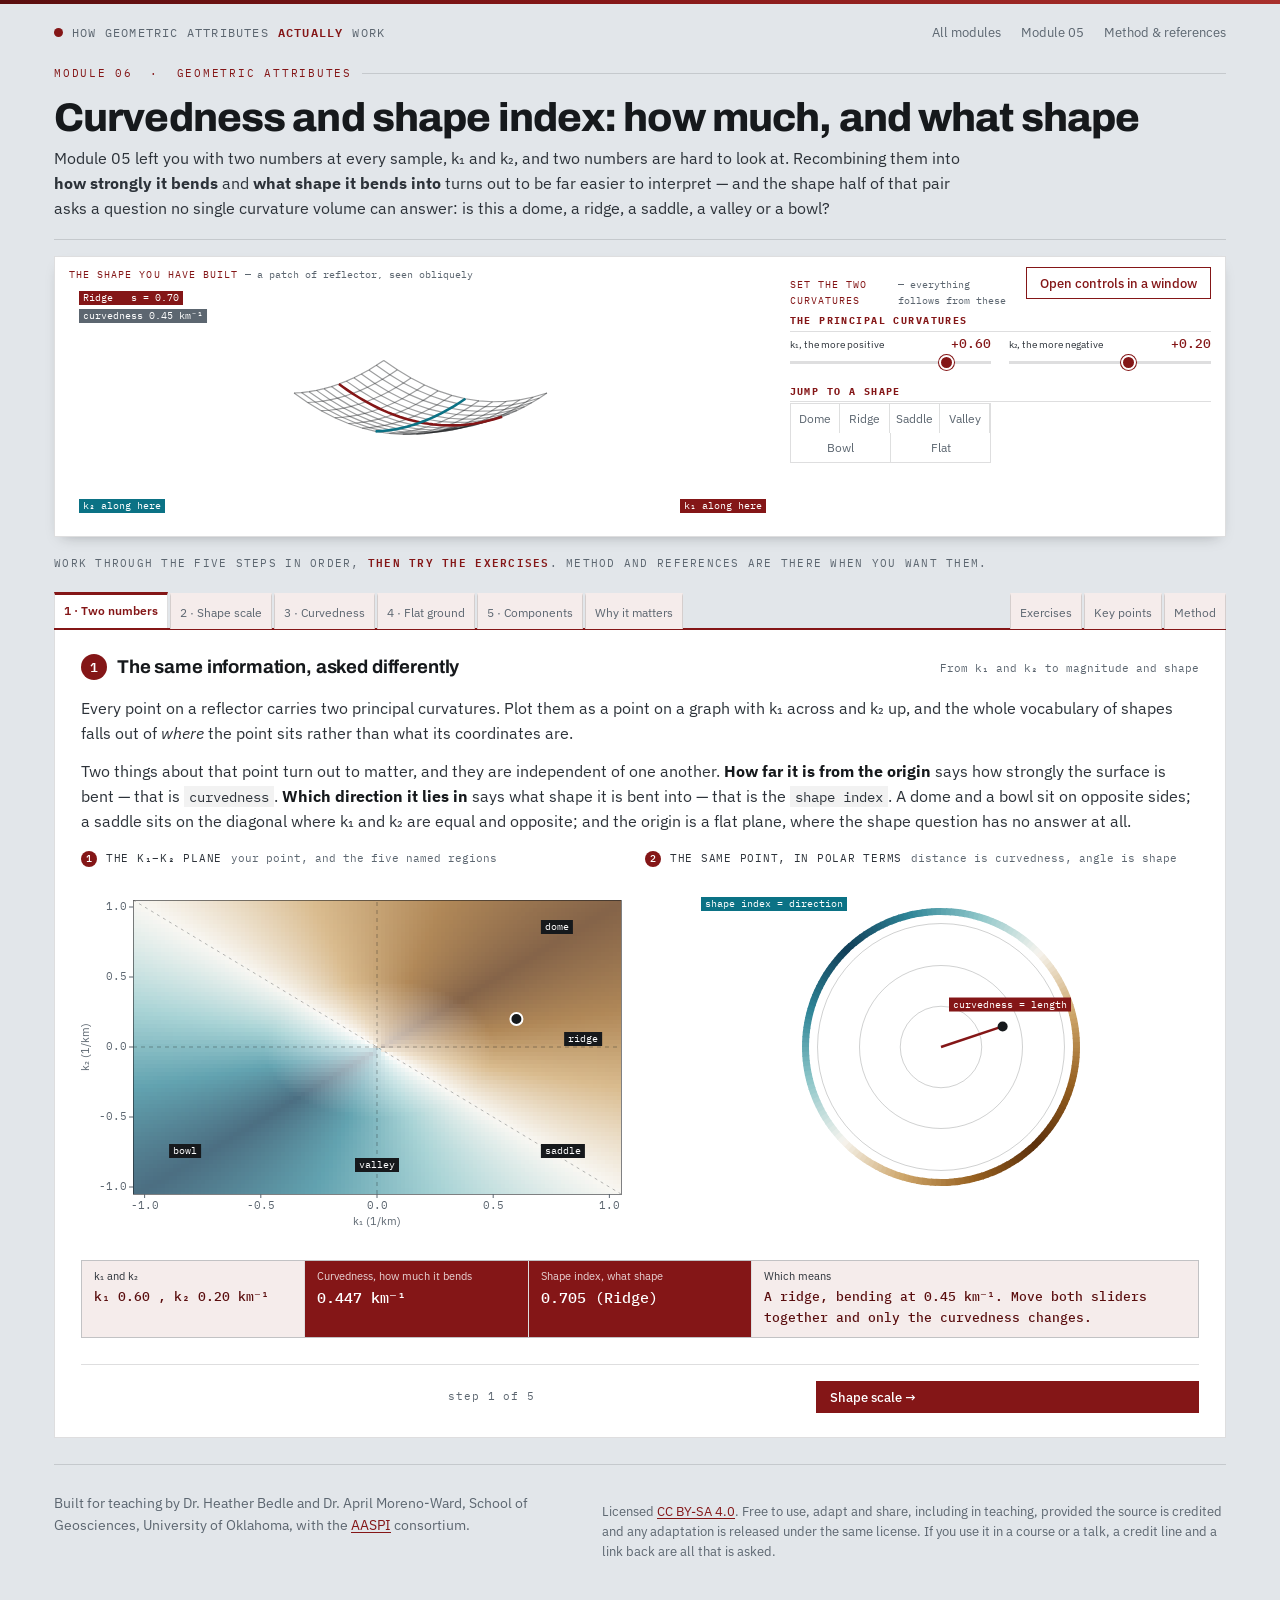
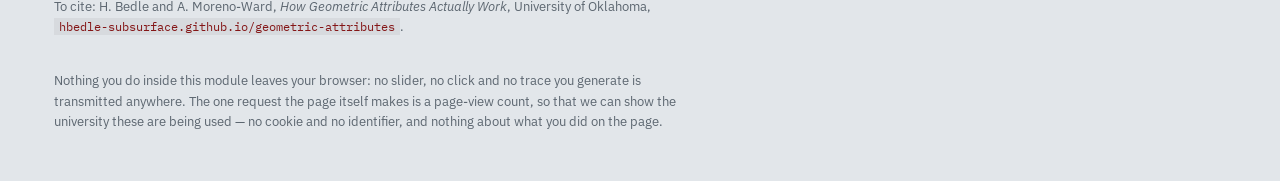
<file: modules/shape.html>
<!DOCTYPE html>
<html lang="en">
<head>
<meta charset="utf-8">
<meta name="viewport" content="width=device-width, initial-scale=1">
<title>Curvedness and shape index | How Geometric Attributes Actually Work</title>
<meta name="description" content="Curvedness and shape index: turning two principal curvatures into how much it bends and what shape it bends into — dome, ridge, saddle, valley or bowl.">
<link rel="preconnect" href="https://fonts.googleapis.com">
<link rel="preconnect" href="https://fonts.gstatic.com" crossorigin>
<link href="https://fonts.googleapis.com/css2?family=Archivo:wght@600;700;800&family=IBM+Plex+Mono:wght@400;500&family=IBM+Plex+Sans:wght@400;500;600&display=swap" rel="stylesheet">
<link rel="stylesheet" href="../assets/style.css">
</head>
<body>

<div class="wrap">
  <header class="masthead">
    <a class="brand" href="../index.html"><span class="dot"></span>How geometric attributes <b>actually</b> work</a>
    <nav>
      <a href="../index.html">All modules</a>
      <a href="curvature.html">Module 05</a>
      <a href="#tabs" data-tab="pm">Method &amp; references</a>
    </nav>
  </header>

  <div class="mod-head">
    <p class="eyebrow">Module 06 &nbsp;·&nbsp; Geometric attributes</p>
    <h1>Curvedness and shape index: how much, and what shape</h1>
    <p class="sub">Module 05 left you with two numbers at every sample, k₁ and k₂, and two numbers are hard
      to look at. Recombining them into <b>how strongly it bends</b> and <b>what shape it bends into</b>
      turns out to be far easier to interpret — and the shape half of that pair asks a question no single
      curvature volume can answer: is this a dome, a ridge, a saddle, a valley or a bowl?</p>
  </div>

  <div class="labhead">
    <div class="labgrid">
      <div>
        <p class="cap" id="capL">The shape you have built
          <span id="capR">&mdash; a patch of reflector, seen obliquely</span></p>
        <canvas id="cShape" aria-label="A patch of surface with the principal curvatures you have set"></canvas>
        <canvas id="cSurf" hidden aria-label="Depth to the modeled surface the maps are computed over"></canvas>
      </div>
      <div>
        <p class="cap">Set the two curvatures <span>&mdash; everything follows from these</span></p>
        <div class="controls" id="winControls">
          <div class="ctl-col" id="kWrap">
            <h2>The principal curvatures</h2>
            <div class="ctl">
              <label for="k1">k₁, the more positive <span class="val" id="k1V">+0.60</span></label>
              <input type="range" data-key="k1" id="k1" min="-100" max="100" step="1" value="60">
            </div>
            <div class="ctl">
              <label for="k2">k₂, the more negative <span class="val" id="k2V">+0.20</span></label>
              <input type="range" data-key="k2" id="k2" min="-100" max="100" step="1" value="20">
            </div>
          </div>
          <div class="ctl-col">
            <h2 id="rightHead">Jump to a shape</h2>
            <div class="ctl" id="presetWrap">
              <div class="seg" role="group" aria-label="Preset shapes" style="flex-wrap:wrap">
                <button type="button" data-shape="dome">Dome</button>
                <button type="button" data-shape="ridge">Ridge</button>
                <button type="button" data-shape="saddle">Saddle</button>
                <button type="button" data-shape="valley">Valley</button>
                <button type="button" data-shape="bowl">Bowl</button>
                <button type="button" data-shape="flat">Flat</button>
              </div>
            </div>
            <div class="ctl" id="opWrap">
              <label for="opLen">Map operator length <span class="val" id="opLenV">3 traces</span></label>
              <input type="range" data-key="opLen" id="opLen" min="1" max="13" step="2" value="3">
            </div>
          </div>
        </div>
      </div>
    </div>
  </div>

  <p class="tabhint">Work through the five steps in order, <b>then try the exercises</b>.
    Method and references are there when you want them.</p>
  <nav class="tabs" id="tabs" role="tablist" aria-label="Module steps">
    <button role="tab" data-tab="p1" aria-selected="false">1 · Two numbers</button>
    <button role="tab" data-tab="p2" aria-selected="false">2 · Shape scale</button>
    <button role="tab" data-tab="p3" aria-selected="false">3 · Curvedness</button>
    <button role="tab" data-tab="p4" aria-selected="false">4 · Flat ground</button>
    <button role="tab" data-tab="p5" aria-selected="false">5 · Components</button>
    <button role="tab" data-tab="pw" aria-selected="false">Why it matters</button>
    <span class="gap"></span>
    <button role="tab" data-tab="pe" aria-selected="false">Exercises</button>
    <button role="tab" data-tab="pk" aria-selected="false">Key points</button>
    <button role="tab" data-tab="pm" aria-selected="false">Method</button>
  </nav>

  <!-- =============================== STEP 1 =============================== -->
  <section class="tabpane" id="p1" role="tabpanel" hidden>
    <div class="plot-head" style="margin-bottom:14px">
      <h3><span class="stepno">1</span>The same information, asked differently</h3>
      <span class="hint">From k₁ and k₂ to magnitude and shape</span>
    </div>
    <p class="lede">Every point on a reflector carries two principal curvatures. Plot them as a point on a
      graph with k₁ across and k₂ up, and the whole vocabulary of shapes falls out of <em>where</em> the
      point sits rather than what its coordinates are.</p>
    <p class="lede">Two things about that point turn out to matter, and they are independent of one another.
      <b>How far it is from the origin</b> says how strongly the surface is bent — that is
      <span class="k">curvedness</span>. <b>Which direction it lies in</b> says what shape it is bent into —
      that is the <span class="k">shape index</span>. A dome and a bowl sit on opposite sides; a saddle sits
      on the diagonal where k₁ and k₂ are equal and opposite; and the origin is a flat plane, where the
      shape question has no answer at all.</p>

    <div class="sec-row" id="row1">
      <div class="panel-col">
        <p class="sublabel"><b>1</b> The k₁–k₂ plane
          <span class="note">your point, and the five named regions</span></p>
        <canvas id="c1plane" aria-label="The k1 k2 plane with the five shape regions marked"></canvas>
      </div>
      <div class="panel-col">
        <p class="sublabel"><b>2</b> The same point, in polar terms
          <span class="note">distance is curvedness, angle is shape</span></p>
        <canvas id="c1polar" aria-label="Curvedness as distance and shape index as angle"></canvas>
      </div>
    </div>

    <div class="stats">
      <div class="stat"><span>k₁ and k₂</span><b id="s1a">—</b></div>
      <div class="stat key"><span>Curvedness, how much it bends</span><b id="s1b">—</b></div>
      <div class="stat key"><span>Shape index, what shape</span><b id="s1c">—</b></div>
      <div class="stat wide"><span>Which means</span><b id="s1d">—</b></div>
    </div>
  </section>

  <!-- =============================== STEP 2 =============================== -->
  <section class="tabpane" id="p2" role="tabpanel" hidden>
    <div class="plot-head" style="margin-bottom:14px">
      <h3><span class="stepno">2</span>The shape scale, end to end</h3>
      <span class="hint">Five names on one number line</span>
    </div>
    <p class="lede">Shape index runs from −1 to +1 and every value along it has a name. Walk the preset
      buttons in the header from Dome to Bowl and watch the marker travel down the scale while the little
      surface in the header morphs from one shape into the next.</p>
    <p class="lede">The useful thing about this scale is that it is <b>continuous</b>. Real geology is not restricted to five shapes; it sits somewhere between them, and the number tells you where. A value
      of +0.7 is a dome that has been stretched a bit, +0.3 is a ridge with a slight bowl to it, and so on.
      The five names are landmarks on a continuum, not boxes.</p>

    <canvas id="c2scale" aria-label="The shape index scale from bowl to dome with the current value marked"></canvas>

    <div class="stats" style="margin-top:14px">
      <div class="stat key"><span>Shape index now</span><b id="s2a">—</b></div>
      <div class="stat"><span>Nearest named shape</span><b id="s2b">—</b></div>
      <div class="stat"><span>k₂ divided by k₁</span><b id="s2c">—</b></div>
      <div class="stat wide"><span>Why the ratio is what matters</span><b id="s2d">—</b></div>
    </div>
    <div class="legend prose">
      <span>Shape index depends only on the <em>ratio</em> of the two curvatures, never on their size.
        Double both k₁ and k₂ and the shape index does not move at all, while curvedness doubles. That is
        the whole point of splitting the pair this way: one number carries the size, the other carries the
        form, and you can ask about either without the other getting in the way.</span>
    </div>
  </section>

  <!-- =============================== STEP 3 =============================== -->
  <section class="tabpane" id="p3" role="tabpanel" hidden>
    <div class="plot-head" style="margin-bottom:14px">
      <h3><span class="stepno">3</span>Curvedness: how hard is it bending?</h3>
      <span class="hint">One number, no shape information at all</span>
    </div>
    <p class="lede"><b>From one point to a whole map.</b> Steps 1 and 2 worked on a single point whose two
      curvatures you set by hand. From here on the same arithmetic runs at every sample of a modeled
      surface, shown in the header: a <b>bowl</b> in the north-west and a <b>dome</b> in the south-east, a
      north–south <b>ridge</b> below the bowl and a <b>syncline</b> above the dome, and a broad gentle swell
      underneath the lot which makes <b>saddles</b> wherever it meets the sharper features. One of every shape, so every
      component in step 5 has something to find.</p>
    <p class="lede">Curvedness is the other half of the pair, and it throws the shape away completely. A
      sharp dome and an equally sharp bowl have identical curvedness, because both are bent just as hard —
      one up, one down. It is always positive or zero.</p>
    <p class="lede">On its own that makes it a good <b>deformation intensity</b> map. Bright means the
      reflector is strongly bent, whatever way it happens to be bending, so faults, flexures and fold hinges
      all come out bright and gently dipping monoclines come out dark.</p>

    <div class="sec-row" id="row3">
      <div class="panel-col">
        <p class="sublabel"><b>1</b> Curvedness over the map
          <span class="note">deformation intensity, sign discarded</span></p>
        <canvas id="c3c" aria-label="Curvedness across the modeled surface"></canvas>
      </div>
      <div class="panel-col">
        <p class="sublabel"><b>2</b> k₁ for comparison
          <span class="note">signed, so anticlines and synclines separate</span></p>
        <canvas id="c3k" aria-label="Most-positive curvature for comparison"></canvas>
      </div>
    </div>

    <div class="stats">
      <div class="stat"><span>Largest curvedness on the map</span><b id="s3a">—</b></div>
      <div class="stat"><span>Curvedness at the dome</span><b id="s3b">—</b></div>
      <div class="stat"><span>Curvedness at the bowl</span><b id="s3c">—</b></div>
      <div class="stat wide"><span>What curvedness cannot tell you</span><b id="s3d">—</b></div>
    </div>
  </section>

  <!-- =============================== STEP 4 =============================== -->
  <section class="tabpane" id="p4" role="tabpanel" hidden>
    <div class="plot-head" style="margin-bottom:14px">
      <h3><span class="stepno">4</span>Shape index on its own is misleading</h3>
      <span class="hint">The trap, and the standard fix</span>
    </div>
    <p class="lede">Shape index is built from a ratio, and on a flat piece of reflector
      both curvatures are essentially zero, so the ratio is noise divided by noise. The attribute still returns a definite value of +0.5 or −1 for a patch of ground that has no shape at all.</p>
    <p class="lede">Displayed raw, a shape index map is therefore <b>fully saturated everywhere</b>, and the strongest colors are often on the flattest ground. The standard fix is to modulate it by curvedness, so that shape is
      only allowed to show where there is enough bend for the question to mean anything. Compare the two
      panels — the second is the same attribute with its brightness governed by curvedness.</p>

    <div class="sec-row" id="row4">
      <div class="panel-col">
        <p class="sublabel"><b>1</b> Shape index, raw
          <span class="note">saturated even where there is no shape</span></p>
        <canvas id="c4raw" aria-label="Shape index displayed without modulation"></canvas>
      </div>
      <div class="panel-col">
        <p class="sublabel"><b>2</b> Shape index modulated by curvedness
          <span class="note">shape only where there is shape</span></p>
        <canvas id="c4mod" aria-label="Shape index modulated by curvedness"></canvas>
      </div>
    </div>

    <div class="stats">
      <div class="stat key"><span>Map area bending at under a fifth of the peak</span><b id="s4a">—</b></div>
      <div class="stat"><span>Mean |shape index| there, against the rest</span><b id="s4b">—</b></div>
      <div class="stat wide"><span>The rule</span><b id="s4c">—</b></div>
    </div>
  </section>

  <!-- =============================== STEP 5 =============================== -->
  <section class="tabpane" id="p5" role="tabpanel" hidden>
    <div class="plot-head" style="margin-bottom:14px">
      <h3><span class="stepno">5</span>Shape components</h3>
      <span class="hint">One volume per shape</span>
    </div>
    <p class="lede">Rather than ask you to read a shape index map by eye, the shape can be split into five
      separate volumes. Each one is simply curvedness, kept where the shape index falls in that shape's band
      and zeroed everywhere else. So the dome volume is bright where the surface is strongly bent
      <em>and</em> dome-shaped, and blank everywhere else.</p>
    <p class="lede">These are easy to interpret and easy to co-render, and they are the form most people end
      up using. Pick a shape below and see where on this surface it occurs.</p>

    <div class="ctl" style="margin-bottom:14px">
      <div class="seg" role="group" aria-label="Which shape component">
        <button type="button" data-comp="dome">Dome</button>
        <button type="button" data-comp="ridge">Ridge</button>
        <button type="button" data-comp="saddle">Saddle</button>
        <button type="button" data-comp="valley">Valley</button>
        <button type="button" data-comp="bowl">Bowl</button>
      </div>
    </div>

    <div class="sec-row" id="row5">
      <div class="panel-col">
        <p class="sublabel"><b>1</b> Shape index, modulated
          <span class="note">for reference, from step 4</span></p>
        <canvas id="c5z" aria-label="Shape index modulated by curvedness"></canvas>
      </div>
      <div class="panel-col">
        <p class="sublabel"><b>2</b> The shape component you chose
          <span class="note">curvedness, gated by shape</span></p>
        <canvas id="c5comp" aria-label="The selected shape component"></canvas>
      </div>
    </div>

    <div class="stats">
      <div class="stat key"><span>Component shown</span><b id="s5a">—</b></div>
      <div class="stat"><span>Shape index band it keeps</span><b id="s5b">—</b></div>
      <div class="stat"><span>Share of the map it occupies</span><b id="s5c">—</b></div>
      <div class="stat wide"><span>Reading it</span><b id="s5d">—</b></div>
    </div>
  </section>

  <!-- ============================ WHY IT MATTERS ========================== -->
  <section class="tabpane" id="pw" role="tabpanel" hidden>
    <div class="plot-head" style="margin-bottom:14px">
      <h3><span class="stepno">?</span>Why anyone bothers</h3>
      <span class="hint">What the shape is actually telling you about the rock</span>
    </div>
    <p class="lede">Everything so far has been geometry. These two attributes are used in place of k₁ and k₂ for the following reasons.</p>
    <p class="lede"><b>Shape relates to process.</b> Different geological processes make different shapes, so the shape index is a first, cheap indication of <em>mechanism</em>:</p>
    <ul class="lede" style="padding-left:20px">
      <li><b>Bowls</b> are collapse features. Karst sinkholes, dissolution of evaporites, collapsed reef
        cores, and the tops of chimneys all give closed circular lows. A bowl component map is one of the
        fastest ways to spot them, and they are worth spotting whether you are drilling through them or
        avoiding them.</li>
      <li><b>Domes</b> close in every direction, so they are the classic four-way structural trap, and also
        the signature of a buried mound, a reef, or a shallow gas pocket pushing a reflector up.</li>
      <li><b>Ridges and valleys</b> are elongated, so they follow a structural or depositional grain: fold
        hinges, fault-drag rollovers, differential compaction over a channel or a bar. A ridge over a channel records compaction rather than structure.</li>
      <li><b>Saddles</b> mark where two trends interfere. They are where fold axes cross, where a structure
        plunges between two culminations, and where the strain is most complicated — which is often where
        the fracturing is.</li>
    </ul>
    <p class="lede"><b>Curvedness carries intensity, and intensity relates to strain.</b> Bending a brittle
      layer puts its outer arc into extension, so strongly curved zones are where open fractures are most
      likely to have formed. Curvedness is the attribute that answers "how hard has this rock been bent",
      independently of which way, which makes it a common input to fracture-density prediction and to
      picking where a horizontal well should be landed. Treat that as a correlation to be tested against
      well data, not a law — curvature is geometry, and fractures depend on lithology, burial history and
      the stress field as well.</p>
    <p class="lede"><b>And two numbers are easier to work with than two curvatures.</b> Co-rendering k₁ and
      k₂ means reading two signed volumes at once. Curvedness modulated by shape index puts intensity in the
      brightness and mechanism in the color, which is one image instead of two, and the shape components
      turn it into a set of yes-or-no maps that can be handed to someone else without a tutorial.</p>
    <div class="legend prose">
      <span>All of this is geometry computed from a dip field. A shape index map does not
        know about lithology, and a bowl in the attribute might be a sinkhole, a processing artifact, or a
        patch of bad velocities. The shape narrows the list of explanations; it does not close it.</span>
    </div>
  </section>

  <!-- ============================== EXERCISES ============================= -->
  <section class="tabpane" id="pe" role="tabpanel" hidden>
    <div class="tryit" style="max-width:none">
      <h3>Exercises</h3>
      <ol>
        <li><b>Check that shape index ignores size.</b> Set k₁ to +0.30 and k₂ to +0.10, note the shape
          index, then double both to +0.60 and +0.20.
          <details class="reveal"><summary>Hint</summary><span class="ans">The shape index
            does not move at all, while curvedness doubles exactly. Shape index is built from the
            ratio of the two curvatures, so any uniform scaling cancels out of it entirely. This is exactly
            what you want from a shape descriptor: a small gentle dome and a huge sharp dome are both domes,
            and one number should say so while a different number carries the difference in
            intensity.</span></details></li>
        <li><b>Walk the five landmarks.</b> Click each preset in turn and write down the shape index.
          <details class="reveal"><summary>Hint</summary><span class="ans">Dome +1.00,
            ridge +0.50, saddle 0.00, valley −0.50, bowl −1.00, evenly spaced across the scale. The pattern
            is worth internalizing: positive means convex-up somewhere, negative means concave-up, and zero
            means the two curvatures are equal and opposite so the surface goes up one way and down the
            other. Anything between the landmarks is a blend, and real data is mostly
            blends.</span></details></li>
        <li><b>Break it on a flat surface.</b> Set both k₁ and k₂ close to zero and read the shape index,
          then look at step 4.
          <details class="reveal"><summary>Hint</summary><span class="ans">The shape index
            still reports a value, and it will swing wildly for tiny changes in either curvature, because it
            is a ratio of two numbers that are both nearly zero. Look at the raw panel in step 4: it is
            fully saturated from corner to corner, including the quiet ground between the features. Something like a
            sixth of this map is bending at less than a fifth of the rate the dome is, and the readout
            underneath measures what the attribute does there: the mean |shape index| on that quiet ground
            comes out much the same as on the strongly bent ground. The color there is not weak or
            uncertain looking, it is as strong as the color on the dome, and it rests on almost nothing. This is the single most
            common way a shape index display misleads people, and it is why the modulated version is the
            one worth trusting.</span></details></li>
        <li><b>Find a saddle you would not have guessed at.</b> In step 5, select the saddle component.
          <details class="reveal"><summary>Hint</summary><span class="ans">Saddles turn up
            between adjacent highs, on the plunging noses of ridges, and around the rims of bowls — places
            you would not naturally call a saddle by eye, but which genuinely curve up one way and down the
            other. Saddles are far more common on real surfaces than the textbook diagram suggests, which is
            why a saddle component often looks busier than people expect the first time they run one. On
            the modeled surface in the header the saddle component claims something like a quarter of the
            map, against a few percent each for the dome and the bowl. The share depends entirely on the
            surface: module 05 uses a different model, on which saddles cover more than half the map.</span></details></li>
        <li><b>Compare curvedness with k₁.</b> In step 3, find the bowl on both panels.
          <details class="reveal"><summary>Hint</summary><span class="ans">On the k₁ panel
            the bowl is dark, because k₁ is negative there. On the curvedness panel it is just as bright as
            the dome, because curvedness has thrown the sign away and only reports how hard the surface is
            bending. If you want deformation intensity, curvedness is the right choice. If you need to know
            whether something is arching up or sagging down, curvedness cannot tell you and you need the
            signed curvatures or the shape index.</span></details></li>
      </ol>
    </div>
  </section>

  <!-- ============================= KEY POINTS ============================= -->
  <section class="tabpane" id="pk" role="tabpanel" hidden>
    <div class="takeaway" style="max-width:none">
      <h3>The main points</h3>
      <ul>
        <li><b>Curvedness and shape index are k₁ and k₂ in polar form.</b> Distance from the origin is how
          much it bends; direction is what shape it bends into.</li>
        <li><b>Shape index ignores magnitude entirely.</b> It is built from a ratio, so a gentle dome and a sharply bent one give the same number.</li>
        <li><b>Curvedness ignores shape entirely.</b> A dome and a bowl of the same intensity are
          indistinguishable on it.</li>
        <li><b>The five names are landmarks, not boxes.</b> Dome +1, ridge +0.5, saddle 0, valley −0.5,
          bowl −1, with everything in between perfectly legitimate.</li>
        <li><b>Never display shape index raw.</b> On flat ground it is a ratio of noise to noise, and the value it returns rests on nothing. Modulate it by curvedness.</li>
        <li><b>Shape components are the practical form.</b> Curvedness gated by shape band, one volume per
          shape, easy to co-render and hard to misread.</li>
      </ul>
    </div>
  </section>

  <!-- =============================== METHOD ============================== -->
  <section class="tabpane" id="pm" role="tabpanel" hidden>
    <details class="notes" id="notes" open>
      <summary>Method, sources, and what has been simplified</summary>
      <p>The header sliders set k₁ and k₂ directly, so the first two steps are arithmetic on two numbers you
        control rather than anything extracted from data. The little surface patch is the quadratic
        z = ½(k₁x² + k₂y²), which is the surface those two principal curvatures describe near a point, drawn
        in oblique projection. The maps in steps 3 to 5 come from a modeled structure containing a dome, a
        ridge, a syncline and a bowl, with curvature computed the same way module 05 computes it.</p>
      <p><b>Curvedness</b> is <span class="k">C = √((k₁² + k₂²) / 2)</span>, always positive or zero.
        <b>Shape index</b> is <span class="k">s = (2/π)·tan⁻¹[(k₁ + k₂) / (k₁ − k₂)]</span> with k₁ ≥ k₂,
        which gives +1 for a dome, +0.5 for a ridge, 0 for a saddle, −0.5 for a valley and −1 for a bowl.
        Those five values are checked numerically by the code rather than asserted. The
        <b>shape components</b> are curvedness kept inside a shape index band and zeroed outside it: bowl
        below −0.75, valley from −0.75 to −0.25, saddle from −0.25 to +0.25, ridge from +0.25 to +0.75, and
        dome above +0.75.</p>
      <p><b>Conventions differ between packages, so check before you compare.</b> Curvedness is written
        both as √(k₁² + k₂²) and as √((k₁² + k₂²)/2) in the literature. The second is Roberts (2001) and is
        the one used here; the two differ by a factor of √2, which matters if you are comparing absolute
        numbers and not at all if you are looking at a map. Shape index is also published with either sign.
        The convention here puts domes at +1, which is the more common one, but it is worth confirming
        which way round your own software has it before trusting the sign of a printed number.</p>
      <p>Because shape index is a ratio, it is undefined where the surface is planar and both curvatures
        vanish. AASPI's approach, followed here, is to modulate the display by curvedness so that the shape
        is only visible where there is enough curvature to define it — and the shape components do the same
        thing by construction, since curvedness is what they are made of.</p>
      <p>Simplifications. This is one surface rather than a volume. Everything here applies unchanged to
        amplitude curvature: the same curvedness and shape index are built from e_pos and e_neg in module
        07, and AASPI outputs the same five shape components for them, prefixed <span class="k">e_</span>.</p>
      <ul>
        <li>Roberts, A., 2001, Curvature attributes and their application to 3D interpreted horizons:
          <em>First Break</em>, 19, 85–100.</li>
        <li>al-Dossary, S., and K. J. Marfurt, 2006, 3D volumetric multispectral estimates of reflector
          curvature and rotation: <em>Geophysics</em>, 71, P41–P51.</li>
        <li>Chopra, S., and K. J. Marfurt, 2007, <em>Seismic Attributes for Prospect Identification and
          Reservoir Characterization</em>: SEG Geophysical Development Series, 11.</li>
        <li>AASPI, <em>Geometric Attributes: Program curvature3d</em>, University of Oklahoma.</li>
      </ul>
    </details>
  </section>

  <section class="nextup" id="nextup" hidden>
    <p class="eyebrow">Next up</p>
    <h3><a href="ampcurv.html">07 · Amplitude curvature</a></h3>
    <p>The same arithmetic on a completely different surface: not the shape of the reflector, but how bright
      it is as you walk along it.</p>
    <a class="btn" href="ampcurv.html">Open module 07 →</a>
    <a class="btn ghost" href="../index.html">All modules</a>
  </section>

  <div class="pager" id="pager" hidden>
    <a class="btn ghost" href="curvature.html">← Module 05: structural curvature</a>
    <a class="btn" href="ampcurv.html">Next: amplitude curvature →</a>
  </div>

  <footer>
    <div class="foot-grid">
      <p>Built for teaching by Dr. Heather Bedle and Dr. April Moreno-Ward, School of Geosciences,
        University of Oklahoma, with the
        <a href="https://www.ou.edu/mcee/labs/aaspi">AASPI</a> consortium.</p>
      <p class="lic">Licensed <a href="https://creativecommons.org/licenses/by-sa/4.0/">CC BY-SA 4.0</a>.
        Free to use, adapt and share, including in teaching, provided the source is credited and any
        adaptation is released under the same license. If you use it in a course or a talk, a credit line
        and a link back are all that is asked.</p>
      <p class="lic">To cite: H. Bedle and A. Moreno-Ward, <i>How Geometric Attributes Actually Work</i>, University of
        Oklahoma, <span class="k">hbedle-subsurface.github.io/geometric-attributes</span>.</p>
      <p class="lic">Nothing you do inside this module leaves your browser: no slider, no click and no
        trace you generate is transmitted anywhere. The one request the page itself makes is a page-view
        count, so that we can show the university these are being used &mdash; no cookie and no
        identifier, and nothing about what you did on the page.</p>
    </div>
  </footer>
</div>

<script src="../assets/count.js"></script>
<script src="../assets/popout.js"></script>
<script src="../assets/panelout.js"></script>
<script src="../assets/seismic.js"></script>
<script src="../assets/attributes.js"></script>
<script>
(function () {
  'use strict';

  if (typeof SEIS === 'undefined' || typeof ATTR === 'undefined') {
    const el = document.createElement('div');
    el.setAttribute('style', 'background:#841617;color:#fff;padding:14px 18px;margin:16px 0;' +
      'font:13px/1.6 ui-monospace,Menlo,monospace');
    el.textContent = 'This module could not load its assets. It expects them one directory up, at ' +
      '../assets/, and file names are case-sensitive on GitHub Pages.';
    const w = document.querySelector('.wrap');
    (w || document.body).insertBefore(el, w ? w.firstChild : null);
    return;
  }

  const $ = (id) => document.getElementById(id);
  const clamp = (v, a, b) => Math.max(a, Math.min(b, v));
  const visible = (id) => { const el = $(id); return el && !el.hidden; };
  const CRIM = '#841617', TEAL = '#0B7285', SLATE = '#5C6670', INK = '#16191C';

  const DEF = { k1: 60, k2: 20, opLen: 3, comp: 'ridge', tab: 'p1' };
  let S = SEIS.readState(DEF);
  const CAN_LINK = location.protocol !== 'file:';
  const saveState = () => {
    if (!CAN_LINK) return;
    try { SEIS.writeState(S, DEF); } catch (e) { /* nothing shareable */ }
  };

  // the sliders are in hundredths of a reciprocal kilometre
  const K1 = () => S.k1 / 100, K2 = () => S.k2 / 100;

  /* ---------------------------------------------------------------------
     The two definitions this module is about. Curvedness after Roberts
     (2001); shape index with k1 >= k2, giving dome +1 through bowl -1.
     --------------------------------------------------------------------- */
  const curvedness = (a, b) => Math.sqrt((a * a + b * b) / 2);
  function shapeIndex(a, b) {
    const hi = Math.max(a, b), lo = Math.min(a, b);
    if (Math.abs(hi - lo) < 1e-12) return hi > 0 ? 1 : (hi < 0 ? -1 : 0);
    return (2 / Math.PI) * Math.atan((hi + lo) / (hi - lo));
  }

  const SHAPES = [
    { key: 'bowl',   name: 'Bowl',   lo: -1.00, hi: -0.75, s: -1.0 },
    { key: 'valley', name: 'Valley', lo: -0.75, hi: -0.25, s: -0.5 },
    { key: 'saddle', name: 'Saddle', lo: -0.25, hi:  0.25, s:  0.0 },
    { key: 'ridge',  name: 'Ridge',  lo:  0.25, hi:  0.75, s:  0.5 },
    { key: 'dome',   name: 'Dome',   lo:  0.75, hi:  1.00, s:  1.0 },
  ];
  const PRESETS = {
    dome:   [60, 60], ridge: [60, 0], saddle: [60, -60],
    valley: [0, -60], bowl:  [-60, -60], flat: [2, -1],
  };
  const nameFor = (s) => (SHAPES.find((q) => s >= q.lo && s <= q.hi) || SHAPES[2]).name;

  /* ------------------------- the modeled surface ------------------------ */

  const NG = 111, BIN = 25, EDGE = 8;
  const DATUM = 400;         // meters, so depths read as an interpreter expects
  let Z = null, FIELD = null;
  const at = (g, ix, iy) => g[clamp(iy, 0, NG - 1) * NG + clamp(ix, 0, NG - 1)];

  function buildSurface() {
    const z = new Float32Array(NG * NG);
    // one of each shape, so every component has something to find
    const feats = [
      { cx: 28, cy: 80, sx: 10, sy: 10, a:  70 },   // bowl, upper left
      { cx: 30, cy: 34, sx: 9,  sy: 30, a: -60 },   // ridge, lower left
      { cx: 80, cy: 78, sx: 9,  sy: 30, a:  60 },   // syncline, upper right
      { cx: 78, cy: 32, sx: 11, sy: 11, a: -70 },   // dome, lower right
      { cx: 55, cy: 56, sx: 26, sy: 26, a: -22 },   // broad swell, makes saddles
    ];
    for (let iy = 0; iy < NG; iy++) {
      for (let ix = 0; ix < NG; ix++) {
        let v = 0;
        for (let f = 0; f < feats.length; f++) {
          const F = feats[f];
          const u = (ix - F.cx) / F.sx, w = (iy - F.cy) / F.sy;
          v += F.a * Math.exp(-0.5 * (u * u + w * w));
        }
        z[iy * NG + ix] = v;
      }
    }
    Z = z;
  }

  function smoothGrid(g, len) {
    if (len <= 1) return g;
    const h = Math.floor(len / 2);
    const t = new Float32Array(NG * NG), o = new Float32Array(NG * NG);
    for (let iy = 0; iy < NG; iy++) {
      for (let ix = 0; ix < NG; ix++) {
        let s = 0, n = 0;
        for (let k = -h; k <= h; k++) { s += at(g, ix + k, iy); n++; }
        t[iy * NG + ix] = s / n;
      }
    }
    for (let iy = 0; iy < NG; iy++) {
      for (let ix = 0; ix < NG; ix++) {
        let s = 0, n = 0;
        for (let k = -h; k <= h; k++) { s += at(t, ix, iy + k); n++; }
        o[iy * NG + ix] = s / n;
      }
    }
    return o;
  }

  function computeField() {
    const p = new Float32Array(NG * NG), q = new Float32Array(NG * NG);
    for (let iy = 0; iy < NG; iy++) {
      for (let ix = 0; ix < NG; ix++) {
        p[iy * NG + ix] = (at(Z, ix + 1, iy) - at(Z, ix - 1, iy)) / (2 * BIN);
        q[iy * NG + ix] = (at(Z, ix, iy + 1) - at(Z, ix, iy - 1)) / (2 * BIN);
      }
    }
    const ps = smoothGrid(p, S.opLen), qs = smoothGrid(q, S.opLen);
    const k1 = new Float32Array(NG * NG), k2 = new Float32Array(NG * NG);
    const C = new Float32Array(NG * NG), SI = new Float32Array(NG * NG);
    for (let iy = 0; iy < NG; iy++) {
      for (let ix = 0; ix < NG; ix++) {
        const i = iy * NG + ix;
        const r = (at(ps, ix + 1, iy) - at(ps, ix - 1, iy)) / (2 * BIN);
        const t = (at(qs, ix, iy + 1) - at(qs, ix, iy - 1)) / (2 * BIN);
        const s = 0.5 * ((at(ps, ix, iy + 1) - at(ps, ix, iy - 1)) / (2 * BIN)
                       + (at(qs, ix + 1, iy) - at(qs, ix - 1, iy)) / (2 * BIN));
        const P = ps[i], Q = qs[i], den = 1 + P * P + Q * Q;
        const km = ((1 + Q * Q) * r - 2 * P * Q * s + (1 + P * P) * t) / (2 * Math.pow(den, 1.5));
        const kg = (r * t - s * s) / (den * den);
        const rt = Math.sqrt(Math.max(0, km * km - kg));
        k1[i] = (km + rt) * 1000;         // work in 1/km on the maps
        k2[i] = (km - rt) * 1000;
        C[i] = curvedness(k1[i], k2[i]);
        SI[i] = shapeIndex(k1[i], k2[i]);
      }
    }
    FIELD = { k1, k2, C, SI };
  }

  /* =====================================================================
     DRAWING
     ===================================================================== */

  const M = { l: 60, r: 16, t: 12, b: 36 };
  function pw(el) {
    const par = el && el.parentElement;
    if (!par) return 900;
    const cs = window.getComputedStyle(par);
    return Math.max(240, Math.floor(par.clientWidth
      - parseFloat(cs.paddingLeft || 0) - parseFloat(cs.paddingRight || 0)));
  }
  function rowWidth(rowId, n) {
    const row = $(rowId);
    const total = row ? pw(row.firstElementChild || row) : 800;
    const w = window.innerWidth <= 700
      ? Math.max(240, total)
      : Math.max(180, Math.floor((total - 10 * (n - 1)) / n));
    if (row) {
      row.querySelectorAll(':scope > .panel-col').forEach((el) => {
        el.style.width = w + 'px'; el.style.maxWidth = w + 'px';
      });
    }
    return w;
  }

  function colorbar(ctx, R, map, loLabel, hiLabel, midLabel) {
    const B = { x: R.x, y: R.y + R.h + 40, w: R.w, h: 9 };
    const n = Math.max(2, Math.round(B.w));
    for (let i = 0; i < n; i++) {
      const col = map(i / (n - 1));
      ctx.fillStyle = 'rgb(' + col[0] + ',' + col[1] + ',' + col[2] + ')';
      ctx.fillRect(B.x + i * (B.w / n), B.y, B.w / n + 1, B.h);
    }
    ctx.save();
    ctx.strokeStyle = 'rgba(22,25,28,.4)'; ctx.lineWidth = 1;
    ctx.strokeRect(B.x + 0.5, B.y + 0.5, B.w, B.h);
    ctx.font = '9.5px "IBM Plex Mono", monospace'; ctx.fillStyle = SLATE;
    ctx.textBaseline = 'top';
    ctx.textAlign = 'left'; ctx.fillText(loLabel, B.x, B.y + B.h + 3);
    ctx.textAlign = 'right'; ctx.fillText(hiLabel, B.x + B.w, B.y + B.h + 3);
    if (midLabel) { ctx.textAlign = 'center'; ctx.fillText(midLabel, B.x + B.w / 2, B.y + B.h + 3); }
    ctx.restore();
  }

  function mapPanel(canvasId, w, h, get, map, bar) {
    const ctx = SEIS.fitCanvas($(canvasId), w, h);
    ctx.clearRect(0, 0, w, h);
    const availW = w - M.l - M.r, availH = h - M.t - M.b - (bar ? 52 : 0);
    const side = Math.max(40, Math.min(availW, availH));
    const R = { x: M.l + (availW - side) / 2, y: M.t, w: side, h: side };
    const off = document.createElement('canvas');
    off.width = NG; off.height = NG;
    const octx = off.getContext('2d');
    const img = octx.createImageData(NG, NG);
    for (let r = 0; r < NG; r++) {
      const iy = NG - 1 - r;
      for (let c = 0; c < NG; c++) {
        const col = map(get(c, iy));
        const k = (r * NG + c) * 4;
        img.data[k] = col[0]; img.data[k + 1] = col[1];
        img.data[k + 2] = col[2]; img.data[k + 3] = 255;
      }
    }
    octx.putImageData(img, 0, 0);
    ctx.save();
    ctx.imageSmoothingEnabled = true; ctx.drawImage(off, R.x, R.y, R.w, R.h); ctx.restore();
    SEIS.frame(ctx, R);
    SEIS.axisBottom(ctx, R, 0, (NG - 1) * BIN / 1000, 'east (km)', (v) => v.toFixed(1), { ticks: 4 });
    SEIS.axisLeft(ctx, R, 0, (NG - 1) * BIN / 1000, 'north (km)', (v) => v.toFixed(1),
      { flip: true, ticks: 4 });
    if (bar) bar(ctx, R);
    return R;
  }

  const rangeOf = (arr) => {
    let m = 1e-9;
    for (let iy = EDGE; iy < NG - EDGE; iy++) {
      for (let ix = EDGE; ix < NG - EDGE; ix++) m = Math.max(m, Math.abs(arr[iy * NG + ix]));
    }
    return m;
  };

  /* Depth gets a spectral ramp rather than a gray one, because a structure map
     is far easier to read that way: shallow is red, deep runs through green and
     blue to purple. */
  function depthColor(u) {
    const t = clamp(u, 0, 1);
    const stops = [
      [0.00, [178, 24, 43]],    // shallow: deep red
      [0.18, [226, 106, 60]],
      [0.36, [246, 190, 100]],
      [0.52, [235, 235, 170]],
      [0.68, [120, 190, 140]],
      [0.84, [60, 125, 185]],
      [1.00, [72, 40, 120]],    // deep: purple
    ];
    for (let i = 1; i < stops.length; i++) {
      if (t <= stops[i][0]) {
        const a = stops[i - 1], b = stops[i];
        const f = (t - a[0]) / (b[0] - a[0]);
        return [Math.round(a[1][0] + f * (b[1][0] - a[1][0])),
                Math.round(a[1][1] + f * (b[1][1] - a[1][1])),
                Math.round(a[1][2] + f * (b[1][2] - a[1][2]))];
      }
    }
    return stops[stops.length - 1][1];
  }

  // the shape index color scale: bowl through saddle to dome
  function shapeColor(s) {
    const u = clamp((s + 1) / 2, 0, 1);
    return ATTR.MAPS.dip(-(2 * u - 1));
  }

  /* The header carries whichever object the current step is about: the little
     quadratic patch for steps 1 and 2, the modeled surface for steps 3 to 5,
     so the maps are never computed over something the reader has not seen. */
  function drawSurf() {
    const el = $('cSurf');
    if (!el || el.hidden || !el.parentElement || !el.parentElement.clientWidth) return;
    const w = pw(el), h = clamp(Math.round(w * 0.56), 175, 235);
    let zl = Infinity, zh = -Infinity;
    for (let i = 0; i < Z.length; i++) { zl = Math.min(zl, Z[i]); zh = Math.max(zh, Z[i]); }
    const R = mapPanel('cSurf', w, h + 52,
      (ix, iy) => (Z[iy * NG + ix] - zl) / Math.max(zh - zl, 1e-6),
      (u) => depthColor(u),
      (ctx2, R2) => colorbar(ctx2, R2, (u) => depthColor(u),
        'shallow  \u2212' + (DATUM + zl).toFixed(0) + ' m',
        '\u2212' + (DATUM + zh).toFixed(0) + ' m  deep', 'depth'));
    const ctx = el.getContext('2d');
    const X = (ix) => R.x + ((ix + 0.5) / NG) * R.w;
    const Y = (iy) => R.y + R.h - ((iy + 0.5) / NG) * R.h;
    [[28, 80, 'bowl'], [30, 34, 'ridge'], [80, 78, 'syncline'], [78, 32, 'dome']].forEach((f) => {
      SEIS.tag(ctx, clamp(X(f[0]) - 22, R.x + 2, R.x + R.w - 62), Y(f[1]) - 9, f[2],
        'rgba(22,25,28,.82)');
    });
  }

  /* ------------------- the surface patch in the header ------------------ */

  function drawShape() {
    const el = $('cShape');
    if (!el || !el.parentElement || !el.parentElement.clientWidth) return;
    const w = pw(el), h = clamp(Math.round(w * 0.56), 170, 240);
    const ctx = SEIS.fitCanvas(el, w, h);
    ctx.clearRect(0, 0, w, h);
    const a = K1(), b = K2();
    const cx = w / 2, cy = h * 0.56;
    const N = 13, span = 1.0;
    const sc = Math.min(w, h) * 0.34;
    // oblique projection of z = 1/2 (k1 x^2 + k2 y^2)
    const proj = (x, y) => {
      const z = 0.5 * (a * x * x + b * y * y);
      return [cx + (x - y * 0.55) * sc, cy - z * sc * 0.9 + (x + y) * sc * 0.20];
    };
    ctx.save();
    ctx.lineWidth = 1.2;
    for (let i = 0; i < N; i++) {
      const t = -span + (2 * span * i) / (N - 1);
      ctx.strokeStyle = 'rgba(22,25,28,.42)';
      ctx.beginPath();
      for (let j = 0; j < N; j++) {
        const u = -span + (2 * span * j) / (N - 1);
        const P = proj(t, u); j ? ctx.lineTo(P[0], P[1]) : ctx.moveTo(P[0], P[1]);
      }
      ctx.stroke();
      ctx.beginPath();
      for (let j = 0; j < N; j++) {
        const u = -span + (2 * span * j) / (N - 1);
        const P = proj(u, t); j ? ctx.lineTo(P[0], P[1]) : ctx.moveTo(P[0], P[1]);
      }
      ctx.stroke();
    }
    // the two principal directions, in the colors used everywhere else
    ctx.lineWidth = 2.6;
    ctx.strokeStyle = CRIM; ctx.beginPath();
    for (let j = 0; j < 41; j++) {
      const u = -span + (2 * span * j) / 40;
      const P = proj(u, 0); j ? ctx.lineTo(P[0], P[1]) : ctx.moveTo(P[0], P[1]);
    }
    ctx.stroke();
    ctx.strokeStyle = TEAL; ctx.beginPath();
    for (let j = 0; j < 41; j++) {
      const u = -span + (2 * span * j) / 40;
      const P = proj(0, u); j ? ctx.lineTo(P[0], P[1]) : ctx.moveTo(P[0], P[1]);
    }
    ctx.stroke();
    ctx.restore();
    const s = shapeIndex(a, b);
    SEIS.tag(ctx, 10, 10, nameFor(s) + '   s = ' + s.toFixed(2), CRIM);
    SEIS.tag(ctx, 10, 28, 'curvedness ' + curvedness(a, b).toFixed(2) + ' km\u207b\u00b9', SLATE);
    SEIS.tag(ctx, w - 92, h - 22, 'k\u2081 along here', CRIM);
    SEIS.tag(ctx, 10, h - 22, 'k\u2082 along here', TEAL);
  }

  /* ------------------------------- step 1 ------------------------------ */

  function drawStep1() {
    const w = rowWidth('row1', 2), h = clamp(Math.round(w * 0.86), 260, 350);
    const a = K1(), b = K2(), LIM = 1.05;

    // the k1-k2 plane
    const ctx = SEIS.fitCanvas($('c1plane'), w, h);
    ctx.clearRect(0, 0, w, h);
    const R = { x: 52, y: 14, w: w - 66, h: h - 14 - 42 };
    const X = (v) => R.x + ((v + LIM) / (2 * LIM)) * R.w;
    const Y = (v) => R.y + R.h - ((v + LIM) / (2 * LIM)) * R.h;
    ctx.save();
    ctx.beginPath(); ctx.rect(R.x, R.y, R.w, R.h); ctx.clip();
    // color the plane by the shape index it implies
    const step = 4;
    for (let px = R.x; px < R.x + R.w; px += step) {
      for (let py = R.y; py < R.y + R.h; py += step) {
        const kx = ((px - R.x) / R.w) * 2 * LIM - LIM;
        const ky = ((R.y + R.h - py) / R.h) * 2 * LIM - LIM;
        const col = shapeColor(shapeIndex(kx, ky));
        const fade = clamp(curvedness(kx, ky) / 0.35, 0.12, 1);
        ctx.fillStyle = 'rgba(' + col[0] + ',' + col[1] + ',' + col[2] + ',' + (0.20 + 0.55 * fade) + ')';
        ctx.fillRect(px, py, step, step);
      }
    }
    SEIS.dashedLine(ctx, X(-LIM), Y(0), X(LIM), Y(0), 'rgba(22,25,28,.35)', [4, 4], 1);
    SEIS.dashedLine(ctx, X(0), Y(-LIM), X(0), Y(LIM), 'rgba(22,25,28,.35)', [4, 4], 1);
    SEIS.dashedLine(ctx, X(-LIM), Y(LIM), X(LIM), Y(-LIM), 'rgba(22,25,28,.3)', [3, 4], 1);
    ctx.restore();
    // the named landmarks
    const marks = [[0.8, 0.8, 'dome'], [0.9, 0.0, 'ridge'], [0.8, -0.8, 'saddle'],
                   [0.0, -0.9, 'valley'], [-0.8, -0.8, 'bowl']];
    marks.forEach((m) => {
      SEIS.tag(ctx, clamp(X(m[0]) - 22, R.x + 2, R.x + R.w - 54), Y(m[1]) - 8, m[2], INK);
    });
    ctx.save();
    ctx.fillStyle = INK; ctx.strokeStyle = '#fff'; ctx.lineWidth = 2;
    ctx.beginPath(); ctx.arc(X(a), Y(b), 6, 0, 6.2832); ctx.fill(); ctx.stroke();
    ctx.restore();
    SEIS.frame(ctx, R);
    SEIS.axisBottom(ctx, R, -LIM, LIM, 'k\u2081 (1/km)', (v) => v.toFixed(1), { ticks: 5 });
    SEIS.axisLeft(ctx, R, -LIM, LIM, 'k\u2082 (1/km)', (v) => v.toFixed(1), { flip: true, ticks: 5 });

    // the same point in polar terms
    const c2 = SEIS.fitCanvas($('c1polar'), w, h);
    c2.clearRect(0, 0, w, h);
    const R2 = { x: 52, y: 14, w: w - 66, h: h - 14 - 42 };
    const cx = R2.x + R2.w / 2, cy = R2.y + R2.h / 2;
    const rad = Math.min(R2.w, R2.h) * 0.42;
    c2.save();
    c2.strokeStyle = 'rgba(22,25,28,.2)'; c2.lineWidth = 1;
    [0.33, 0.66, 1].forEach((f) => {
      c2.beginPath(); c2.arc(cx, cy, rad * f, 0, 6.2832); c2.stroke();
    });
    // the shape index runs round the circle
    for (let d = 0; d < 360; d += 2) {
      const sIdx = Math.cos(d * Math.PI / 180) >= 0 ? 1 : -1;
      const kk1 = Math.cos(d * Math.PI / 180), kk2 = Math.sin(d * Math.PI / 180);
      const col = shapeColor(shapeIndex(kk1, kk2));
      c2.strokeStyle = 'rgb(' + col[0] + ',' + col[1] + ',' + col[2] + ')';
      c2.lineWidth = 7;
      c2.beginPath();
      c2.arc(cx, cy, rad + 12, d * Math.PI / 180, (d + 2.4) * Math.PI / 180);
      c2.stroke();
      void sIdx;
    }
    const C = curvedness(a, b), sVal = shapeIndex(a, b);
    const ang = Math.atan2(b, a);
    const rr = clamp(C / 0.85, 0, 1) * rad;
    c2.strokeStyle = CRIM; c2.lineWidth = 2.4;
    c2.beginPath(); c2.moveTo(cx, cy); c2.lineTo(cx + rr * Math.cos(ang), cy - rr * Math.sin(ang));
    c2.stroke();
    c2.fillStyle = INK;
    c2.beginPath(); c2.arc(cx + rr * Math.cos(ang), cy - rr * Math.sin(ang), 5, 0, 6.2832); c2.fill();
    c2.restore();
    SEIS.tag(c2, cx + 8, cy - rr / 2 - 10, 'curvedness = length', CRIM);
    SEIS.tag(c2, R2.x + 4, R2.y + 4, 'shape index = direction', TEAL);

    $('s1a').textContent = 'k\u2081 ' + a.toFixed(2) + ' , k\u2082 ' + b.toFixed(2) + ' km\u207b\u00b9';
    $('s1b').textContent = C.toFixed(3) + ' km\u207b\u00b9';
    $('s1c').textContent = sVal.toFixed(3) + '   (' + nameFor(sVal) + ')';
    $('s1d').textContent = C < 0.02
      ? 'The point is almost at the origin. The surface is flat, and the shape index is meaningless here — that is step 4.'
      : 'A ' + nameFor(sVal).toLowerCase() + ', bending at ' + C.toFixed(2) +
        ' km\u207b\u00b9. Move both sliders together and only the curvedness changes.';
  }

  /* ------------------------------- step 2 ------------------------------ */

  function drawStep2() {
    const w = pw($('c2scale')), h = 180;
    const ctx = SEIS.fitCanvas($('c2scale'), w, h);
    ctx.clearRect(0, 0, w, h);
    const R = { x: 40, y: 54, w: w - 80, h: 34 };
    const n = Math.max(2, Math.round(R.w));
    for (let i = 0; i < n; i++) {
      const s = -1 + (2 * i) / (n - 1);
      const col = shapeColor(s);
      ctx.fillStyle = 'rgb(' + col[0] + ',' + col[1] + ',' + col[2] + ')';
      ctx.fillRect(R.x + i * (R.w / n), R.y, R.w / n + 1, R.h);
    }
    ctx.save();
    ctx.strokeStyle = 'rgba(22,25,28,.45)'; ctx.lineWidth = 1;
    ctx.strokeRect(R.x + 0.5, R.y + 0.5, R.w, R.h);
    const X = (s) => R.x + ((s + 1) / 2) * R.w;
    SHAPES.forEach((q) => {
      ctx.strokeStyle = 'rgba(22,25,28,.35)';
      if (q.lo > -1) {
        ctx.beginPath(); ctx.moveTo(X(q.lo), R.y); ctx.lineTo(X(q.lo), R.y + R.h); ctx.stroke();
      }
      SEIS.tag(ctx, clamp(X(q.s) - 24, R.x, R.x + R.w - 56), R.y - 24, q.name, INK);
      ctx.font = '10px "IBM Plex Mono", monospace'; ctx.fillStyle = SLATE;
      ctx.textAlign = 'center'; ctx.textBaseline = 'top';
      ctx.fillText(q.s.toFixed(1), X(q.s), R.y + R.h + 8);
    });
    const sVal = shapeIndex(K1(), K2());
    ctx.strokeStyle = INK; ctx.lineWidth = 2.6;
    ctx.beginPath(); ctx.moveTo(X(sVal), R.y - 8); ctx.lineTo(X(sVal), R.y + R.h + 4); ctx.stroke();
    ctx.fillStyle = INK;
    ctx.beginPath();
    ctx.moveTo(X(sVal), R.y - 8); ctx.lineTo(X(sVal) - 5, R.y - 17);
    ctx.lineTo(X(sVal) + 5, R.y - 17); ctx.closePath(); ctx.fill();
    ctx.restore();
    SEIS.tag(ctx, 40, h - 30, 'shape index runs \u22121 (bowl) to +1 (dome); '
      + 'the five names are landmarks on a continuum', SLATE);

    const ratio = Math.abs(K1()) > 1e-9 ? K2() / K1() : 0;
    $('s2a').textContent = sVal.toFixed(3);
    $('s2b').textContent = nameFor(sVal);
    $('s2c').textContent = Math.abs(K1()) < 1e-6 ? 'undefined' : ratio.toFixed(2);
    $('s2d').textContent = 'Shape index is built from (k\u2081+k\u2082)/(k\u2081\u2212k\u2082), which is a '
      + 'ratio, so scaling both curvatures leaves it untouched. Size is carried by curvedness instead.';
  }

  /* ------------------------------- step 3 ------------------------------ */

  function drawStep3() {
    const w = rowWidth('row3', 2), h = clamp(Math.round(w * 0.94), 250, 340) + 52;
    const cl = rangeOf(FIELD.C), kl = rangeOf(FIELD.k1);
    mapPanel('c3c', w, h, (ix, iy) => FIELD.C[iy * NG + ix] / cl,
      (u) => ATTR.MAPS.scan(clamp(u, 0, 1)),
      (ctx, R) => colorbar(ctx, R, (u) => ATTR.MAPS.scan(u),
        '0  flat', 'strongly bent  ' + cl.toFixed(2), 'curvedness, 1/km'));
    mapPanel('c3k', w, h, (ix, iy) => FIELD.k1[iy * NG + ix] / kl,
      (u) => ATTR.MAPS.dip(-clamp(u, -1, 1)),
      (ctx, R) => colorbar(ctx, R, (u) => ATTR.MAPS.dip(-(2 * u - 1)),
        '\u2212' + kl.toFixed(2), '+' + kl.toFixed(2), 'k\u2081, 1/km \u00b7 0'));

    const domeI = 32 * NG + 78, bowlI = 80 * NG + 28;
    $('s3a').textContent = cl.toFixed(3) + ' km\u207b\u00b9';
    $('s3b').textContent = FIELD.C[domeI].toFixed(3) + ' km\u207b\u00b9';
    $('s3c').textContent = FIELD.C[bowlI].toFixed(3) + ' km\u207b\u00b9';
    $('s3d').textContent = 'The dome and the bowl read almost the same curvedness, because both are bent '
      + 'equally hard. Curvedness cannot tell up from down; the k\u2081 panel beside it can.';
  }

  /* ------------------------------- step 4 ------------------------------ */

  function drawStep4() {
    const w = rowWidth('row4', 2), h = clamp(Math.round(w * 0.94), 250, 340) + 52;
    const cl = rangeOf(FIELD.C);
    mapPanel('c4raw', w, h, (ix, iy) => FIELD.SI[iy * NG + ix],
      (s) => shapeColor(s),
      (ctx, R) => colorbar(ctx, R, (u) => shapeColor(2 * u - 1),
        '\u22121 bowl', 'dome +1', 'shape index \u00b7 saddle 0'));
    mapPanel('c4mod', w, h, (ix, iy) => {
      const i = iy * NG + ix;
      return { s: FIELD.SI[i], m: clamp(FIELD.C[i] / (cl * 0.35), 0, 1) };
    }, (v) => {
      const col = shapeColor(v.s);
      return [Math.round(255 - (255 - col[0]) * v.m),
              Math.round(255 - (255 - col[1]) * v.m),
              Math.round(255 - (255 - col[2]) * v.m)];
    }, (ctx, R) => colorbar(ctx, R, (u) => shapeColor(2 * u - 1),
      '\u22121 bowl', 'dome +1', 'shape, faded where flat'));

    /* The quiet ground on this surface is quiet relative to the dome, not
       dead flat — the broad swell keeps everything bending a little. So the
       threshold is a fraction of the strongest bend on the map rather than an
       absolute one, and the second readout measures the saturation claim
       instead of asserting it: mean |shape index| on the weakly curved ground
       against mean |shape index| everywhere else. They come out the same,
       which is the whole point of the step. */
    let weak = 0, tot = 0, wSum = 0, sSum = 0, sN = 0;
    for (let iy = EDGE; iy < NG - EDGE; iy++) {
      for (let ix = EDGE; ix < NG - EDGE; ix++) {
        const i = iy * NG + ix;
        tot++;
        if (FIELD.C[i] < cl * 0.2) { weak++; wSum += Math.abs(FIELD.SI[i]); }
        else { sSum += Math.abs(FIELD.SI[i]); sN++; }
      }
    }
    const wMean = weak ? wSum / weak : 0, sMean = sN ? sSum / sN : 0;
    $('s4a').textContent = (100 * weak / tot).toFixed(0) + '% of the map';
    $('s4b').textContent = 'mean |shape index| ' + wMean.toFixed(2)
      + ' there, against ' + sMean.toFixed(2) + ' on the strongly bent ground';
    $('s4c').textContent = 'Shape index is a ratio, so it returns a value wherever you ask, including '
      + 'where there is nothing to describe. Always modulate it by curvedness before believing it.';
  }

  /* ------------------------------- step 5 ------------------------------ */

  function drawStep5() {
    const w = rowWidth('row5', 2), h = clamp(Math.round(w * 0.94), 250, 340) + 52;
    const cl = rangeOf(FIELD.C);
    mapPanel('c5z', w, h, (ix, iy) => {
      const i = iy * NG + ix;
      return { s: FIELD.SI[i], m: clamp(FIELD.C[i] / (cl * 0.35), 0, 1) };
    }, (v) => {
      const col = shapeColor(v.s);
      return [Math.round(255 - (255 - col[0]) * v.m),
              Math.round(255 - (255 - col[1]) * v.m),
              Math.round(255 - (255 - col[2]) * v.m)];
    }, (ctx, R) => colorbar(ctx, R, (u) => shapeColor(2 * u - 1),
      '\u22121 bowl', 'dome +1', 'shape index \u00b7 saddle 0'));

    const q = SHAPES.find((x) => x.key === S.comp) || SHAPES[3];
    let kept = 0, tot = 0;
    mapPanel('c5comp', w, h, (ix, iy) => {
      const i = iy * NG + ix;
      const inBand = FIELD.SI[i] >= q.lo && FIELD.SI[i] <= q.hi;
      return inBand ? clamp(FIELD.C[i] / cl, 0, 1) : 0;
    }, (u) => ATTR.MAPS.scan(clamp(u, 0, 1)),
    (ctx, R) => colorbar(ctx, R, (u) => ATTR.MAPS.scan(u),
      '0  not this shape', 'strongly ' + q.name.toLowerCase(), q.name + ' component'));

    for (let iy = EDGE; iy < NG - EDGE; iy++) {
      for (let ix = EDGE; ix < NG - EDGE; ix++) {
        const i = iy * NG + ix;
        tot++;
        if (FIELD.SI[i] >= q.lo && FIELD.SI[i] <= q.hi && FIELD.C[i] > cl * 0.08) kept++;
      }
    }
    document.querySelectorAll('[data-comp]').forEach((b) => {
      b.setAttribute('aria-pressed', b.dataset.comp === S.comp);
    });
    $('s5a').textContent = q.name;
    $('s5b').textContent = q.lo.toFixed(2) + ' to ' + q.hi.toFixed(2);
    $('s5c').textContent = (100 * kept / tot).toFixed(1) + '% is a well-developed ' + q.name.toLowerCase();
    $('s5d').textContent = 'Bright means both strongly bent and this shape. Blank means either flat or a '
      + 'different shape, and the component alone cannot tell you which.';
  }

  /* =====================================================================
     PLUMBING
     ===================================================================== */

  function syncLabels() {
    $('k1V').textContent = (K1() >= 0 ? '+' : '') + K1().toFixed(2);
    $('k2V').textContent = (K2() >= 0 ? '+' : '') + K2().toFixed(2);
    $('opLenV').textContent = S.opLen + (S.opLen === 1 ? ' trace' : ' traces');
    ['k1', 'k2', 'opLen'].forEach((k) => {
      const el = $(k);
      if (el && parseFloat(el.value) !== S[k]) el.value = S[k];
    });
  }

  function drawAll() {
    syncLabels();
    if (!$('pw').hidden || !$('pe').hidden || !$('pk').hidden || !$('pm').hidden) return;
    drawShape(); drawSurf();
    if (visible('p1')) drawStep1();
    if (visible('p2')) drawStep2();
    if (visible('p3')) drawStep3();
    if (visible('p4')) drawStep4();
    if (visible('p5')) drawStep5();
  }

  const PANES = ['p1', 'p2', 'p3', 'p4', 'p5', 'pw', 'pe', 'pk', 'pm'];
  const STEPNAMES = {
    p1: 'Two numbers', p2: 'Shape scale', p3: 'Curvedness',
    p4: 'Flat ground', p5: 'Components', pw: 'Why it matters',
    pe: 'Exercises', pk: 'Key points', pm: 'Method',
  };

  function buildStepNav() {
    PANES.forEach((id, i) => {
      const pane = $(id);
      if (!pane || pane.querySelector('.stepnav')) return;
      const prev = PANES[i - 1], next = PANES[i + 1];
      const nav = document.createElement('div');
      nav.className = 'stepnav';
      const mk = (target, text, ghost) => {
        const b = document.createElement('button');
        b.type = 'button';
        b.className = 'btn' + (ghost ? ' ghost' : '') + ' small';
        b.textContent = text;
        b.addEventListener('click', () => {
          showTab(target);
          const t = document.querySelector('.tabhint');
          if (t && t.scrollIntoView) t.scrollIntoView({ behavior: 'smooth', block: 'start' });
        });
        return b;
      };
      nav.appendChild(prev ? mk(prev, '\u2190 ' + STEPNAMES[prev], true)
                           : document.createElement('span'));
      const where = document.createElement('span');
      where.className = 'where';
      where.textContent = i < 5 ? 'step ' + (i + 1) + ' of 5' : STEPNAMES[id];
      nav.appendChild(where);
      nav.appendChild(next ? mk(next, STEPNAMES[next] + ' \u2192')
                           : document.createElement('span'));
      pane.appendChild(nav);
    });
  }

  function showTab(id) {
    PANES.forEach((q) => { const el = $(q); if (el) el.hidden = q !== id; });
    document.querySelectorAll('#tabs button').forEach((b) => {
      b.setAttribute('aria-selected', b.dataset.tab === id);
    });
    const lab = document.querySelector('.labhead');
    if (lab) lab.hidden = (id === 'pw' || id === 'pe' || id === 'pk' || id === 'pm');
    // steps 1 and 2 are about one point; 3 to 5 are about the whole surface
    const onMaps = (id === 'p3' || id === 'p4' || id === 'p5');
    if ($('cShape')) $('cShape').hidden = onMaps;
    if ($('cSurf')) $('cSurf').hidden = !onMaps;
    if ($('capL')) {
      $('capL').firstChild.nodeValue = onMaps
        ? 'The surface the maps are computed over ' : 'The shape you have built ';
    }
    if ($('capR')) {
      $('capR').innerHTML = onMaps
        ? '&mdash; one of every shape, so every component has something to find'
        : '&mdash; a patch of reflector, seen obliquely';
    }
    if ($('opWrap')) $('opWrap').style.display = onMaps ? '' : 'none';
    // k₁ and k₂ set one point; they have no effect on the mapped surface, so
    // they come off the panel rather than sitting there doing nothing
    if ($('kWrap')) $('kWrap').style.display = onMaps ? 'none' : '';
    if ($('presetWrap')) $('presetWrap').style.display = onMaps ? 'none' : '';
    if ($('rightHead')) $('rightHead').textContent = onMaps ? 'The maps' : 'Jump to a shape';
    const last = (id === 'pk' || id === 'pm');
    if ($('nextup')) $('nextup').hidden = !last;
    if ($('pager')) $('pager').hidden = !last;
    S.tab = id;
    drawAll();
    saveState();
  }
  document.querySelectorAll('#tabs button').forEach((b) => {
    b.addEventListener('click', () => showTab(b.dataset.tab));
  });

  /* The masthead links open a reference tab rather than jumping to an anchor
     inside a pane that is hidden until its tab is chosen. */
  document.querySelectorAll('.masthead a[data-tab]').forEach((a) => {
    a.addEventListener('click', (ev) => {
      ev.preventDefault();
      showTab(a.dataset.tab);
      const strip = $('tabs');
      if (strip && strip.scrollIntoView) strip.scrollIntoView({ block: 'start' });
    });
  });

  document.addEventListener('input', (ev) => {
    const key = ev.target && ev.target.dataset && ev.target.dataset.key;
    if (!key) return;
    S[key] = parseFloat(ev.target.value);
    // k1 is the more positive of the pair, by definition
    if (key === 'k1' && S.k1 < S.k2) S.k2 = S.k1;
    if (key === 'k2' && S.k2 > S.k1) S.k1 = S.k2;
    if (key === 'opLen') computeField();
    drawAll(); saveState();
  });
  document.querySelectorAll('[data-shape]').forEach((b) => {
    b.addEventListener('click', () => {
      const v = PRESETS[b.dataset.shape];
      S.k1 = v[0]; S.k2 = v[1];
      drawAll(); saveState();
    });
  });
  document.querySelectorAll('[data-comp]').forEach((b) => {
    b.addEventListener('click', () => { S.comp = b.dataset.comp; drawAll(); saveState(); });
  });

  let rt;
  window.addEventListener('resize', () => { clearTimeout(rt); rt = setTimeout(drawAll, 140); });

  buildSurface();
  computeField();
  buildStepNav();
  showTab(PANES.indexOf(S.tab) >= 0 ? S.tab : 'p1');
  document.fonts && document.fonts.ready.then(drawAll);
})();
</script>
</body>
</html>
</file>
<file: assets/style.css>
/* ===========================================================================
   What Can You REALLY See in Seismic?
   Shared stylesheet — OU crimson / cream identity
   =========================================================================== */

:root {
  --ink:        #16191C;
  --ink-soft:   #2C3239;
  --paper:      #E2E6EA;
  --panel:      #FFFFFF;
  --crimson:    #841617;
  --crimson-dp: #5A0E0F;
  --cream:      #F5ECEB;
  --cream-edge: #E6D9AE;
  --slate:      #5C6670;
  --rule:       rgba(22, 25, 28, 0.14);

  --display: "Archivo", "Helvetica Neue", Arial, sans-serif;
  --body:    "IBM Plex Sans", system-ui, -apple-system, sans-serif;
  --mono:    "IBM Plex Mono", ui-monospace, "SF Mono", Menlo, monospace;

  --maxw: 1220px;
}

* { box-sizing: border-box; }

/* author display rules outrank the UA sheet's [hidden] rule, so make it stick */
[hidden] { display: none !important; }

html { -webkit-text-size-adjust: 100%; }

body {
  margin: 0;
  background: var(--paper);
  color: var(--ink);
  font-family: var(--body);
  font-size: 16px;
  line-height: 1.62;
  -webkit-font-smoothing: antialiased;
}

/* Crimson hairline that runs across the very top of every page */
body::before {
  content: "";
  display: block;
  height: 4px;
  background: linear-gradient(90deg, var(--crimson-dp), var(--crimson) 45%, #A8302C);
}

a { color: var(--crimson); text-decoration-thickness: 1px; text-underline-offset: 2px; }
a:hover { color: var(--crimson-dp); }

:focus-visible {
  outline: 2.5px solid var(--crimson);
  outline-offset: 2px;
  border-radius: 2px;
}

.wrap { max-width: var(--maxw); margin: 0 auto; padding: 0 24px; }

/* --- eyebrow / labels ---------------------------------------------------- */

.eyebrow {
  font-family: var(--mono);
  font-size: 11px;
  letter-spacing: 0.16em;
  text-transform: uppercase;
  color: var(--crimson);
  margin: 0 0 14px;
  display: flex;
  align-items: center;
  gap: 10px;
}
.eyebrow::after {
  content: "";
  flex: 1;
  height: 1px;
  background: var(--rule);
}

/* --- site header --------------------------------------------------------- */

.masthead {
  display: flex;
  align-items: baseline;
  justify-content: space-between;
  gap: 16px;
  padding: 18px 0 0;
  flex-wrap: wrap;
}
.brand {
  font-family: var(--mono);
  font-size: 12px;
  letter-spacing: 0.1em;
  text-transform: uppercase;
  color: var(--slate);
  text-decoration: none;
  display: flex;
  align-items: center;
  gap: 9px;
}
.brand b { color: var(--crimson); font-weight: 600; }
.brand .dot {
  width: 9px; height: 9px; border-radius: 50%;
  background: var(--crimson);
  flex: none;
}
.masthead nav { display: flex; gap: 20px; font-size: 13px; }
.masthead nav a { color: var(--slate); text-decoration: none; }
.masthead nav a:hover { color: var(--crimson); }

/* --- hero ---------------------------------------------------------------- */

.hero { padding: 44px 0 20px; }

.hero-grid {
  display: grid;
  grid-template-columns: minmax(0, 1.02fr) minmax(0, 1fr);
  gap: 48px;
  align-items: center;
}

h1.title {
  font-family: var(--display);
  font-weight: 800;
  font-size: clamp(2.6rem, 6.4vw, 4.4rem);
  line-height: 0.94;
  letter-spacing: -0.026em;
  margin: 0 0 20px;
  text-wrap: balance;
}
h1.title em {
  font-style: normal;
  color: var(--crimson);
  position: relative;
  white-space: nowrap;
}
/* underline that reads like a picked horizon */
h1.title em::after {
  content: "";
  position: absolute;
  left: 0; right: 0; bottom: 0.07em;
  height: 5px;
  background: var(--cream);
  border-bottom: 2px solid var(--crimson);
  z-index: -1;
}

.lede {
  font-size: 1.12rem;
  color: var(--ink-soft);
  max-width: 46ch;
  margin: 0 0 26px;
}
.lede strong { color: var(--ink); font-weight: 600; }

/* --- hero live panel ----------------------------------------------------- */

.hero-panel {
  background: var(--panel);
  border: 1px solid var(--rule);
  box-shadow: 0 1px 0 rgba(22,25,28,.05), 0 14px 34px -20px rgba(22,25,28,.4);
  padding: 14px 14px 10px;
}
.hero-panel canvas { display: block; width: 100%; height: auto; }
.hero-cap {
  display: flex; justify-content: space-between; align-items: center;
  gap: 12px;
  font-family: var(--mono);
  font-size: 11px;
  color: var(--slate);
  padding-top: 9px;
  margin-top: 9px;
  border-top: 1px solid var(--rule);
  flex-wrap: wrap;
}
.hero-cap b { color: var(--crimson); font-weight: 600; font-variant-numeric: tabular-nums; }

/* --- buttons ------------------------------------------------------------- */

.btn {
  display: inline-flex; align-items: center; gap: 8px;
  font-family: var(--body); font-size: 14px; font-weight: 500;
  padding: 11px 20px;
  border: 1px solid var(--crimson);
  background: var(--crimson);
  color: #fff;
  text-decoration: none;
  cursor: pointer;
  transition: background .15s, transform .15s;
}
.btn:hover { background: var(--crimson-dp); border-color: var(--crimson-dp); color: #fff; transform: translateY(-1px); }
.btn.ghost { background: transparent; color: var(--crimson); }
.btn.ghost:hover { background: var(--cream); color: var(--crimson-dp); }
.btn.small { padding: 7px 13px; font-size: 12.5px; }

/* --- primer strip -------------------------------------------------------- */

.primer {
  border-top: 1px solid var(--rule);
  border-bottom: 1px solid var(--rule);
  margin-top: 40px;
  padding: 30px 0;
}
.primer-grid { display: grid; grid-template-columns: repeat(3, 1fr); gap: 34px; }
.primer h3 {
  font-family: var(--mono); font-size: 11px; letter-spacing: .13em;
  text-transform: uppercase; color: var(--crimson); margin: 0 0 8px;
}
.primer p { margin: 0; font-size: 14.5px; color: var(--ink-soft); }
.primer .eq {
  font-family: var(--mono); font-size: 15px; color: var(--ink);
  background: var(--cream); border-left: 3px solid var(--crimson);
  padding: 5px 10px; display: inline-block; margin-bottom: 9px;
}

/* --- module cards -------------------------------------------------------- */

.modules { padding: 46px 0 30px; }

.card-grid {
  display: grid;
  grid-template-columns: repeat(auto-fill, minmax(300px, 1fr));
  gap: 22px;
}

.card {
  background: var(--panel);
  border: 1px solid var(--rule);
  display: flex; flex-direction: column;
  text-decoration: none; color: inherit;
  transition: transform .16s, box-shadow .16s, border-color .16s;
  position: relative;
  overflow: hidden;
}
a.card:hover {
  transform: translateY(-3px);
  border-color: rgba(132,22,23,.5);
  box-shadow: 0 16px 30px -22px rgba(22,25,28,.55);
}
.card canvas { display: block; width: 100%; height: auto; background: #fff; }
.card-body { padding: 15px 17px 18px; flex: 1; display: flex; flex-direction: column; }
.card-no {
  font-family: var(--mono); font-size: 11px; color: var(--crimson);
  letter-spacing: .1em; margin-bottom: 5px;
}
.card h3 {
  font-family: var(--display); font-weight: 700; font-size: 1.14rem;
  margin: 0 0 6px; line-height: 1.2; letter-spacing: -0.012em;
}
.card p { margin: 0; font-size: 13.6px; color: var(--slate); line-height: 1.5; }
.card .q {
  margin-top: 10px; font-size: 13px; color: var(--ink-soft);
  border-left: 2px solid var(--cream-edge); padding-left: 10px; font-style: italic;
}

/* card artwork: one flat illustration per module, drawn from that module's
   own subject rather than a generic glyph */
.thumb {
  border-bottom: 1px solid var(--rule);
  background: #F6F4EE;
  line-height: 0;
  overflow: hidden;
}
.thumb svg { display: block; width: 100%; height: auto; }
a.card:hover .thumb { background: #FBF9F4; }

.card.planned { opacity: .62; }
.card.planned .thumb {
  height: 96px; background: repeating-linear-gradient(
    -45deg, #fff, #fff 7px, #F4F4F1 7px, #F4F4F1 14px);
}
.flag {
  position: absolute; top: 10px; right: 10px;
  font-family: var(--mono); font-size: 9.5px; letter-spacing: .11em;
  text-transform: uppercase; padding: 3px 7px;
  background: var(--ink); color: #fff;
}
.flag.next { background: var(--crimson); }

/* --- landing page: section heads, hero buttons, about --------------------- */

.hero-cta { display: flex; gap: 10px; flex-wrap: wrap; }

.sec-head { margin-bottom: 22px; max-width: 76ch; }
.sec-head h2 {
  font-family: var(--display); font-weight: 800;
  font-size: clamp(1.6rem, 3.2vw, 2.1rem); letter-spacing: -0.02em;
  margin: 0 0 8px; line-height: 1.05;
}
.sec-head p { margin: 0; color: var(--ink-soft); font-size: 15.5px; }

.about {
  border-top: 1px solid var(--rule);
  padding: 30px 0 6px;
}
.about h2 {
  font-family: var(--mono); font-size: 11px; letter-spacing: .14em;
  text-transform: uppercase; color: var(--crimson); margin: 0 0 12px;
}
.about p { margin: 0 0 10px; color: var(--ink-soft); font-size: 15px; max-width: 78ch; }

/* --- next module ---------------------------------------------------------- */

.nextup {
  background: var(--panel);
  border: 1px solid var(--rule);
  border-left: 4px solid var(--crimson);
  padding: 16px 20px 18px;
  margin: 26px 0 2px;
}
.nextup .eyebrow { margin-bottom: 9px; }
.nextup h3 {
  font-family: var(--display); font-weight: 700; font-size: 1.24rem;
  margin: 0 0 7px; letter-spacing: -0.012em; line-height: 1.2;
}
.nextup h3 a { color: var(--ink); text-decoration: none; }
.nextup h3 a:hover { color: var(--crimson); }
.nextup p { margin: 0 0 13px; font-size: 14.5px; color: var(--ink-soft); max-width: 82ch; }
.nextup .btn { margin-right: 8px; }

/* --- disclaimer ---------------------------------------------------------- */

.disclaimer {
  background: var(--panel);
  border: 1px solid var(--rule);
  border-left: 4px solid var(--slate);
  padding: 15px 20px 16px;
  margin: 10px 0 6px;
}
.disclaimer h4 {
  font-family: var(--mono); font-size: 10.5px; letter-spacing: .14em;
  text-transform: uppercase; color: var(--slate); margin: 0 0 7px;
}
.disclaimer p {
  margin: 0; font-size: 13.5px; color: var(--ink-soft); max-width: 96ch; line-height: 1.55;
}
.disclaimer p + p { margin-top: 7px; }
.disclaimer b { color: var(--ink); font-weight: 600; }

/* --- footer -------------------------------------------------------------- */

footer {
  border-top: 1px solid var(--rule);
  margin-top: 26px; padding: 28px 0 50px;
  font-size: 13.5px; color: var(--slate);
}
footer .foot-grid { display: flex; justify-content: space-between; gap: 26px; flex-wrap: wrap; }
footer p { margin: 0 0 6px; max-width: 62ch; }

/* ===========================================================================
   MODULE PAGES
   =========================================================================== */

.mod-head { padding: 22px 0 18px; border-bottom: 1px solid var(--rule); }
.mod-head h1 {
  font-family: var(--display); font-weight: 800;
  font-size: clamp(1.8rem, 3.6vw, 2.5rem); letter-spacing: -0.022em;
  margin: 8px 0 8px; line-height: 1.03;
}
.mod-head .sub { margin: 0; color: var(--ink-soft); max-width: 92ch; font-size: 15.5px; }

.lab {
  display: grid;
  grid-template-columns: 292px minmax(0, 1fr);
  gap: 26px;
  padding: 26px 0 10px;
  align-items: start;
}

/* control rail */
.rail {
  background: var(--panel);
  border: 1px solid var(--rule);
  padding: 16px 16px 18px;
  position: sticky; top: 14px;
}
.rail h2, .ctl-col h2 {
  font-family: var(--mono); font-size: 10.5px; letter-spacing: .15em;
  text-transform: uppercase; color: var(--crimson);
  margin: 0 0 13px; padding-bottom: 8px; border-bottom: 1px solid var(--rule);
}
.rail h2:not(:first-child) { margin-top: 22px; }

/* --- controls as a band across the top (used by the fault module) -------- */

.controls {
  display: grid;
  grid-template-columns: repeat(auto-fit, minmax(212px, 1fr));
  gap: 4px 26px;
  background: var(--panel);
  border: 1px solid var(--rule);
  padding: 17px 22px 20px;
  margin-top: 20px;
}
.ctl-col { min-width: 0; }
.ctl-col h2 { margin-top: 0; }
.ctl-col .btn { width: 100%; justify-content: center; margin-top: 7px; }

/* --- editable layer table (1D model module) ------------------------------ */

.ltab { width: 100%; border-collapse: collapse; font-size: 12.5px; }
.ltab th {
  font-family: var(--mono); font-size: 9.5px; letter-spacing: .08em;
  text-transform: uppercase; color: var(--slate); font-weight: 500;
  text-align: left; padding: 0 5px 6px; white-space: nowrap;
}
.ltab td { padding: 3px 5px; border-top: 1px solid var(--rule); vertical-align: middle; }
.ltab input {
  width: 100%; min-width: 54px;
  font-family: var(--mono); font-size: 12.5px; padding: 4px 6px;
  border: 1px solid var(--rule); background: #fff; color: var(--ink);
}
.ltab input:disabled { background: #F4F5F3; color: var(--slate); }
.ltab .ro {
  font-family: var(--mono); font-size: 12px; color: var(--crimson-dp);
  text-align: right; font-variant-numeric: tabular-nums; white-space: nowrap;
}
.ltab .name { font-size: 12px; color: var(--ink-soft); white-space: nowrap; }
.ltab .chip {
  width: 15px; height: 15px; display: inline-block; vertical-align: -3px;
  border: 1px solid rgba(22,25,28,.3); margin-right: 7px;
}
.ltab .rowbtn {
  border: 1px solid var(--rule); background: #fff; color: var(--slate);
  font-family: var(--mono); font-size: 13px; line-height: 1;
  padding: 4px 7px; cursor: pointer;
}
.ltab .rowbtn:hover { border-color: var(--crimson); color: var(--crimson); }
.tab-wrap { overflow-x: auto; }

/* --- stat strip under the section --------------------------------------- */

.stats {
  display: grid;
  grid-template-columns: repeat(auto-fit, minmax(156px, 1fr));
  gap: 1px;
  background: var(--rule);
  border: 1px solid var(--rule);
  margin-top: 16px;
}
.stat {
  background: var(--cream);
  padding: 8px 12px 9px;
  display: flex; flex-direction: column; gap: 2px;
  min-width: 0;
}
.stat span { font-size: 11px; color: var(--ink-soft); line-height: 1.32; }
.stat b {
  font-family: var(--mono); font-size: 13px; font-weight: 500;
  color: var(--crimson-dp); font-variant-numeric: tabular-nums;
  overflow-wrap: anywhere;
}
.stat.key { background: var(--crimson); }
.stat.key span { color: rgba(255,255,255,.82); }
.stat.key b { color: #fff; font-size: 15px; }
.stat.wide { grid-column: span 2; }
@media (max-width: 520px) {
  .stat.wide { grid-column: span 1; }
}

.ctl { margin-bottom: 14px; }
.ctl label {
  display: flex; justify-content: space-between; align-items: baseline;
  font-size: 12.5px; color: var(--ink-soft); margin-bottom: 5px; gap: 8px;
}
.ctl label .val {
  font-family: var(--mono); font-size: 12.5px; color: var(--crimson);
  font-weight: 500; font-variant-numeric: tabular-nums;
}
.ctl input[type=range] {
  width: 100%; margin: 0; height: 18px;
  -webkit-appearance: none; appearance: none; background: transparent;
}
.ctl input[type=range]::-webkit-slider-runnable-track {
  height: 3px; background: var(--rule);
}
.ctl input[type=range]::-moz-range-track { height: 3px; background: var(--rule); }
.ctl input[type=range]::-webkit-slider-thumb {
  -webkit-appearance: none; width: 15px; height: 15px; border-radius: 50%;
  background: var(--crimson); margin-top: -6px; cursor: pointer;
  border: 2px solid #fff; box-shadow: 0 0 0 1px var(--crimson);
}
.ctl input[type=range]::-moz-range-thumb {
  width: 13px; height: 13px; border-radius: 50%; border: 2px solid #fff;
  background: var(--crimson); cursor: pointer; box-shadow: 0 0 0 1px var(--crimson);
}
.ctl select, .ctl input[type=number] {
  width: 100%; font-family: var(--body); font-size: 13px;
  padding: 6px 8px; border: 1px solid var(--rule); background: #fff; color: var(--ink);
}

.seg { display: flex; border: 1px solid var(--rule); }
.seg button {
  flex: 1; font-family: var(--body); font-size: 12px; padding: 7px 4px;
  background: #fff; border: 0; border-right: 1px solid var(--rule);
  color: var(--slate); cursor: pointer;
}
.seg button:last-child { border-right: 0; }
.seg button[aria-pressed="true"] { background: var(--crimson); color: #fff; }

.check { display: flex; align-items: center; gap: 8px; font-size: 13px; margin-bottom: 9px; }
.check input { accent-color: var(--crimson); width: 15px; height: 15px; }

.rail .btn { width: 100%; justify-content: center; margin-top: 6px; }

/* readouts */
.readout {
  background: var(--cream); border: 1px solid var(--cream-edge);
  padding: 11px 12px; margin-top: 4px;
}
.readout dl { margin: 0; display: grid; grid-template-columns: 1fr auto; gap: 3px 10px; }
.readout dt { font-size: 12px; color: var(--ink-soft); }
.readout dd {
  margin: 0; font-family: var(--mono); font-size: 12.5px;
  color: var(--crimson-dp); font-weight: 500; text-align: right;
  font-variant-numeric: tabular-nums;
}
.readout dd.big { font-size: 14px; color: var(--crimson); }

/* plot stack */
.stage { display: flex; flex-direction: column; gap: 18px; min-width: 0; }
.plot {
  background: var(--panel); border: 1px solid var(--rule); padding: 13px 14px 12px;
}
.plot-head {
  display: flex; justify-content: space-between; align-items: baseline;
  gap: 12px; margin-bottom: 9px; flex-wrap: wrap;
}
.plot-head h3 {
  font-family: var(--display); font-size: 1rem; font-weight: 700;
  margin: 0; letter-spacing: -0.008em;
}
.plot-head .hint {
  font-family: var(--mono); font-size: 10.5px; color: var(--slate);
  text-align: right; flex: 0 1 auto; min-width: 0;
}
.plot canvas { display: block; width: 100%; height: auto; cursor: crosshair; touch-action: none; }

/* section and its trace panel, side by side and sharing a time axis */
.sec-row { display: flex; gap: 10px; align-items: flex-start; }
.sec-row canvas { width: auto; flex: none; }
@media (max-width: 700px) {
  .sec-row { flex-direction: column; gap: 14px; }
}

/* stacked panels: layer model, seismic, traces */
#modelWrap { margin-bottom: 16px; }
.panel-col { flex: none; min-width: 0; max-width: 100%; }
.hint-line {
  font-family: var(--mono); font-size: 10.5px; color: var(--slate);
  margin: -4px 0 12px;
}
.sublabel {
  font-family: var(--mono); font-size: 10.5px; letter-spacing: .07em;
  text-transform: uppercase; color: var(--ink-soft);
  margin: 0 0 6px; display: flex; align-items: baseline; gap: 9px; flex-wrap: wrap;
}
.sublabel b {
  display: inline-flex; align-items: center; justify-content: center;
  width: 16px; height: 16px; flex: none;
  background: var(--crimson); color: #fff;
  font-family: var(--mono); font-size: 10px; font-weight: 500;
  letter-spacing: 0; border-radius: 50%;
}
.sublabel .note {
  text-transform: none; letter-spacing: 0; color: var(--slate);
  font-size: 10.5px;
}
/* Panels in a row must start at the same height, or their plot boxes will not
   line up. A caption that wraps to two lines in a narrow column would otherwise
   push its canvas down relative to its neighbors. */
.sec-row .sublabel { min-height: 30px; align-content: flex-start; }

.legend {
  display: flex; gap: 7px 14px; flex-wrap: wrap;
  font-family: var(--mono); font-size: 10.5px; color: var(--slate);
  margin-top: 8px; padding-top: 8px; border-top: 1px solid var(--rule);
  min-width: 0; max-width: 100%;
}
.legend span { display: flex; align-items: center; gap: 6px; min-width: 0; }
/* prose legends: a paragraph, not a row of keyed swatches */
.legend.prose { display: block; }
.legend.prose span { display: block; line-height: 1.65; max-width: none; }
.legend i {
  width: 15px; height: 0; flex: none;
  border-top-width: 2px; border-top-style: solid; display: inline-block;
}
.legend i.sw {
  width: 15px; height: 10px; border: 1px solid rgba(22,25,28,.35);
  border-top-width: 1px;
}

/* teaching blocks */
.teach { display: grid; grid-template-columns: 1.12fr 1fr; gap: 22px; padding: 30px 0 10px; }
@media (min-width: 1100px) {
  .takeaway ul { columns: 2; column-gap: 26px; }
  .takeaway li { break-inside: avoid; }
}

.tryit {
  background: var(--cream); border: 1px solid var(--cream-edge);
  border-left: 4px solid var(--crimson); padding: 18px 22px 20px;
}
.tryit h3 {
  font-family: var(--mono); font-size: 11px; letter-spacing: .14em;
  text-transform: uppercase; color: var(--crimson-dp); margin: 0 0 12px;
}
.tryit ol { margin: 0; padding-left: 19px; }
.tryit li { margin-bottom: 12px; font-size: 14.5px; }
.tryit li:last-child { margin-bottom: 0; }
.tryit li b { font-weight: 600; }
.tryit .ans {
  display: block; margin-top: 4px; font-size: 13.5px; color: var(--ink-soft);
}

.takeaway { background: var(--panel); border: 1px solid var(--rule); padding: 18px 22px 20px; }
.takeaway h3 {
  font-family: var(--mono); font-size: 11px; letter-spacing: .14em;
  text-transform: uppercase; color: var(--crimson); margin: 0 0 12px;
}
.takeaway ul { margin: 0; padding-left: 18px; }
.takeaway li { margin-bottom: 10px; font-size: 14.5px; }
.takeaway li:last-child { margin-bottom: 0; }

code, .k { font-family: var(--mono); font-size: 0.92em; background: rgba(22,25,28,.055); padding: 1px 5px; }

details.notes { margin: 22px 0 0; border-top: 1px solid var(--rule); padding-top: 14px; }
details.notes summary {
  cursor: pointer; font-family: var(--mono); font-size: 11px;
  letter-spacing: .13em; text-transform: uppercase; color: var(--crimson);
}
details.notes p, details.notes li { font-size: 14px; color: var(--ink-soft); max-width: 92ch; }

/* --- tabbed module layout ------------------------------------------------ */
/* A long module is hard to work through by scrolling, because the controls and
   the data end up off screen by the time you reach the discussion. These three
   pieces keep the live panel and its sliders pinned at the top while the
   explanation changes underneath. */

.labhead {
  background: var(--panel);
  border: 1px solid var(--rule);
  padding: 10px 14px 8px;
  margin: 16px 0 0;
  /* sticks to the top so the sliders stay reachable while you read the result
     further down the page. Changing a parameter and watching the answer move
     is the entire point, and that cannot happen if they are never both on
     screen at once. */
  position: sticky; top: 0; z-index: 30;
  box-shadow: 0 6px 14px -8px rgba(22, 25, 28, .35);
}
.labhead .labgrid {
  display: grid; grid-template-columns: minmax(0, 1.25fr) minmax(0, 0.75fr);
  gap: 18px; align-items: start;
}
.labhead canvas { display: block; width: 100%; height: auto; }
.labhead .controls {
  margin: 0; border: 0; padding: 0; background: none;
  display: grid; grid-template-columns: repeat(2, minmax(0, 1fr));
  gap: 0 18px; align-items: start;
}
.labhead .ctl-col { display: contents; }
.labhead .ctl { margin-bottom: 4px; }
.labhead .ctl label { font-size: 10px; margin-bottom: 1px; }
.labhead .ctl input[type="range"] { margin: 0; }
.labhead .ctl-col h2 {
  grid-column: 1 / -1; font-size: 9.5px; margin: 5px 0 1px;
  padding-bottom: 2px;
}
.labhead .ctl-col h2:first-child { margin-top: 0; }
/* the long explanations belong in the step that introduces them, not in a
   header that has to stay short */
.labhead .hint-line, .labhead .btn { display: none; }
.labhead .cap {
  font-family: var(--mono); font-size: 9.5px; letter-spacing: .11em;
  text-transform: uppercase; color: var(--crimson); margin: 0 0 5px;
}
.labhead .cap span { text-transform: none; letter-spacing: 0; color: var(--slate); }

/* The tab strip has to read as a set of file tabs sitting on top of the panel
   it opens, otherwise it looks like a toolbar and nobody clicks it. */

.tabhint {
  font-family: var(--mono); font-size: 10.5px; letter-spacing: .12em;
  text-transform: uppercase; color: var(--slate); margin: 16px 0 6px;
}
.tabhint b { color: var(--crimson); font-weight: 600; }

/* The tab strip has to hold up to eleven tabs. It wraps rather than
   scrolling, because a tab that has scrolled out of sight is a tab nobody
   knows exists. Two things keep the wrap from looking like a mistake:
   row-gap, so a second row sits clear of the first rather than jammed against
   it, and the metrics below, which are tight enough that eleven tabs fit on
   one line at an ordinary desktop width. The crimson rule is drawn under the
   whole strip, so it lands beneath the last row wherever that falls. */
.tabs {
  display: flex; flex-wrap: wrap; gap: 4px 2px;
  border-bottom: 2px solid var(--crimson); margin: 0;
  position: sticky; top: 0; z-index: 29; background: var(--paper);
  padding-top: 14px;
}
.tabs button {
  font-family: var(--body); font-size: 12px; padding: 8px 9px 7px;
  background: var(--cream); color: var(--slate); cursor: pointer;
  border: 1px solid var(--rule); border-bottom: 0;
  border-top: 3px solid transparent;
  white-space: nowrap; position: relative; top: 1px;
}
/* Below about 1100px eleven tabs cannot fit however tight the metrics are,
   so give up the numbering prefix rather than the tab. */
@media (max-width: 1100px) {
  .tabs button { font-size: 11.5px; padding: 7px 7px 6px; }
}
.tabs button:hover { color: var(--ink); background: #fff; }
.tabs button[aria-selected="true"] {
  background: var(--panel); color: var(--crimson); font-weight: 600;
  border-top-color: var(--crimson); top: 0; padding-bottom: 10px;
}
/* The spacer separating the numbered steps from the reference tabs. It gives
   up its width first when the strip is tight, so it never costs a tab a place
   on the line. */
.tabs .gap { flex: 1 1 0; min-width: 0; border: 0; background: none; pointer-events: none; }

.tabpane {
  background: var(--panel); border: 1px solid var(--rule); border-top: 0;
  padding: 22px 26px 24px; animation: fade .18s ease-out;
}

/* Body copy inside a pane. One rule rather than a width pinned onto every
   paragraph, which is what left the text stopping short at different places. */
.tabpane .lede {
  font-size: 15.5px; color: var(--ink-soft); margin: 0 0 13px;
  max-width: none; overflow-wrap: break-word;
}
.tabpane .lede:last-of-type { margin-bottom: 16px; }
.tabpane .lede b { color: var(--ink); }
.tabpane > .plot-head { margin-bottom: 14px; }
.tabpane .legend { max-width: none; }

/* a numbered badge, so you always know where you are in the sequence */
.tabpane .plot-head h3 {
  font-size: 1.16rem; display: flex; align-items: center; gap: 10px;
}
.stepno {
  display: inline-flex; align-items: center; justify-content: center;
  width: 26px; height: 26px; border-radius: 50%; flex: none;
  background: var(--crimson); color: #fff;
  font-family: var(--mono); font-size: 12.5px; font-weight: 600;
  -webkit-print-color-adjust: exact; print-color-adjust: exact;
}
.stepno.ref { background: var(--slate); font-size: 11px; }

/* keep the tab fills when the page is printed or saved as a PDF, otherwise
   the selected tab loses the only thing marking it as selected */
.tabs button, .tabs button[aria-selected="true"], .tabpane, .labhead, .btn {
  -webkit-print-color-adjust: exact; print-color-adjust: exact;
}
@keyframes fade { from { opacity: 0; } to { opacity: 1; } }

/* forward and back inside the module, so the way on is never the way out */
.stepnav {
  display: flex; align-items: center; gap: 12px; flex-wrap: wrap;
  margin: 26px 0 0; padding-top: 16px; border-top: 1px solid var(--rule);
}
/* three equal cells, so the middle label really is in the middle and the
   forward button sits flush right even on the first step where there is no
   back button to balance it */
.stepnav > * { flex: 1 1 0; min-width: 0; }
.stepnav > *:first-child { text-align: left; }
.stepnav > *:last-child { text-align: right; }
.stepnav .btn { margin: 0; }
.stepnav .where {
  font-family: var(--mono); font-size: 11px; letter-spacing: .08em;
  color: var(--slate); align-self: center;
}

/* --- reveal-on-demand answers -------------------------------------------- */

details.reveal { margin: 8px 0 0; }
details.reveal summary {
  cursor: pointer; font-family: var(--mono); font-size: 10.5px;
  letter-spacing: .1em; text-transform: uppercase; color: var(--crimson);
  list-style: none; display: inline-block;
  border: 1px solid var(--rule); padding: 3px 10px; background: #fff;
}
details.reveal summary::-webkit-details-marker { display: none; }
details.reveal summary:hover { background: var(--cream); }
details.reveal[open] summary { background: var(--cream); border-color: var(--cream-edge); }
details.reveal .ans { display: block; margin-top: 9px; }

.foot-grid .lic {
  font-size: 12.5px; color: var(--slate); max-width: 78ch; margin: 8px 0 0;
}
.foot-grid .lic .k { font-family: var(--mono); font-size: 12px; color: var(--crimson); }

.pager {
  display: flex; justify-content: space-between; gap: 14px;
  padding: 26px 0 0; margin-top: 22px; border-top: 1px solid var(--rule); flex-wrap: wrap;
}

/* --- responsive ---------------------------------------------------------- */

@media (max-width: 940px) {
  .labhead .labgrid { grid-template-columns: 1fr; gap: 16px; }
  .hero-grid { grid-template-columns: 1fr; gap: 30px; }
  .primer-grid { grid-template-columns: 1fr; gap: 22px; }
  .lab { grid-template-columns: 1fr; }
  .rail { position: static; }
  .teach { grid-template-columns: 1fr; }
}
@media (max-width: 560px) {
  .wrap { padding: 0 16px; }
  .masthead nav { gap: 14px; }
  h1.title { font-size: 2.35rem; }
}

@media (prefers-reduced-motion: reduce) {
  * { animation-duration: .001ms !important; transition-duration: .001ms !important; }
  a.card:hover, .btn:hover { transform: none; }
}

@media print {
  .rail, .masthead nav, .pager, .btn { display: none; }
  body { background: #fff; }
  .lab { grid-template-columns: 1fr; }
}
</file>
